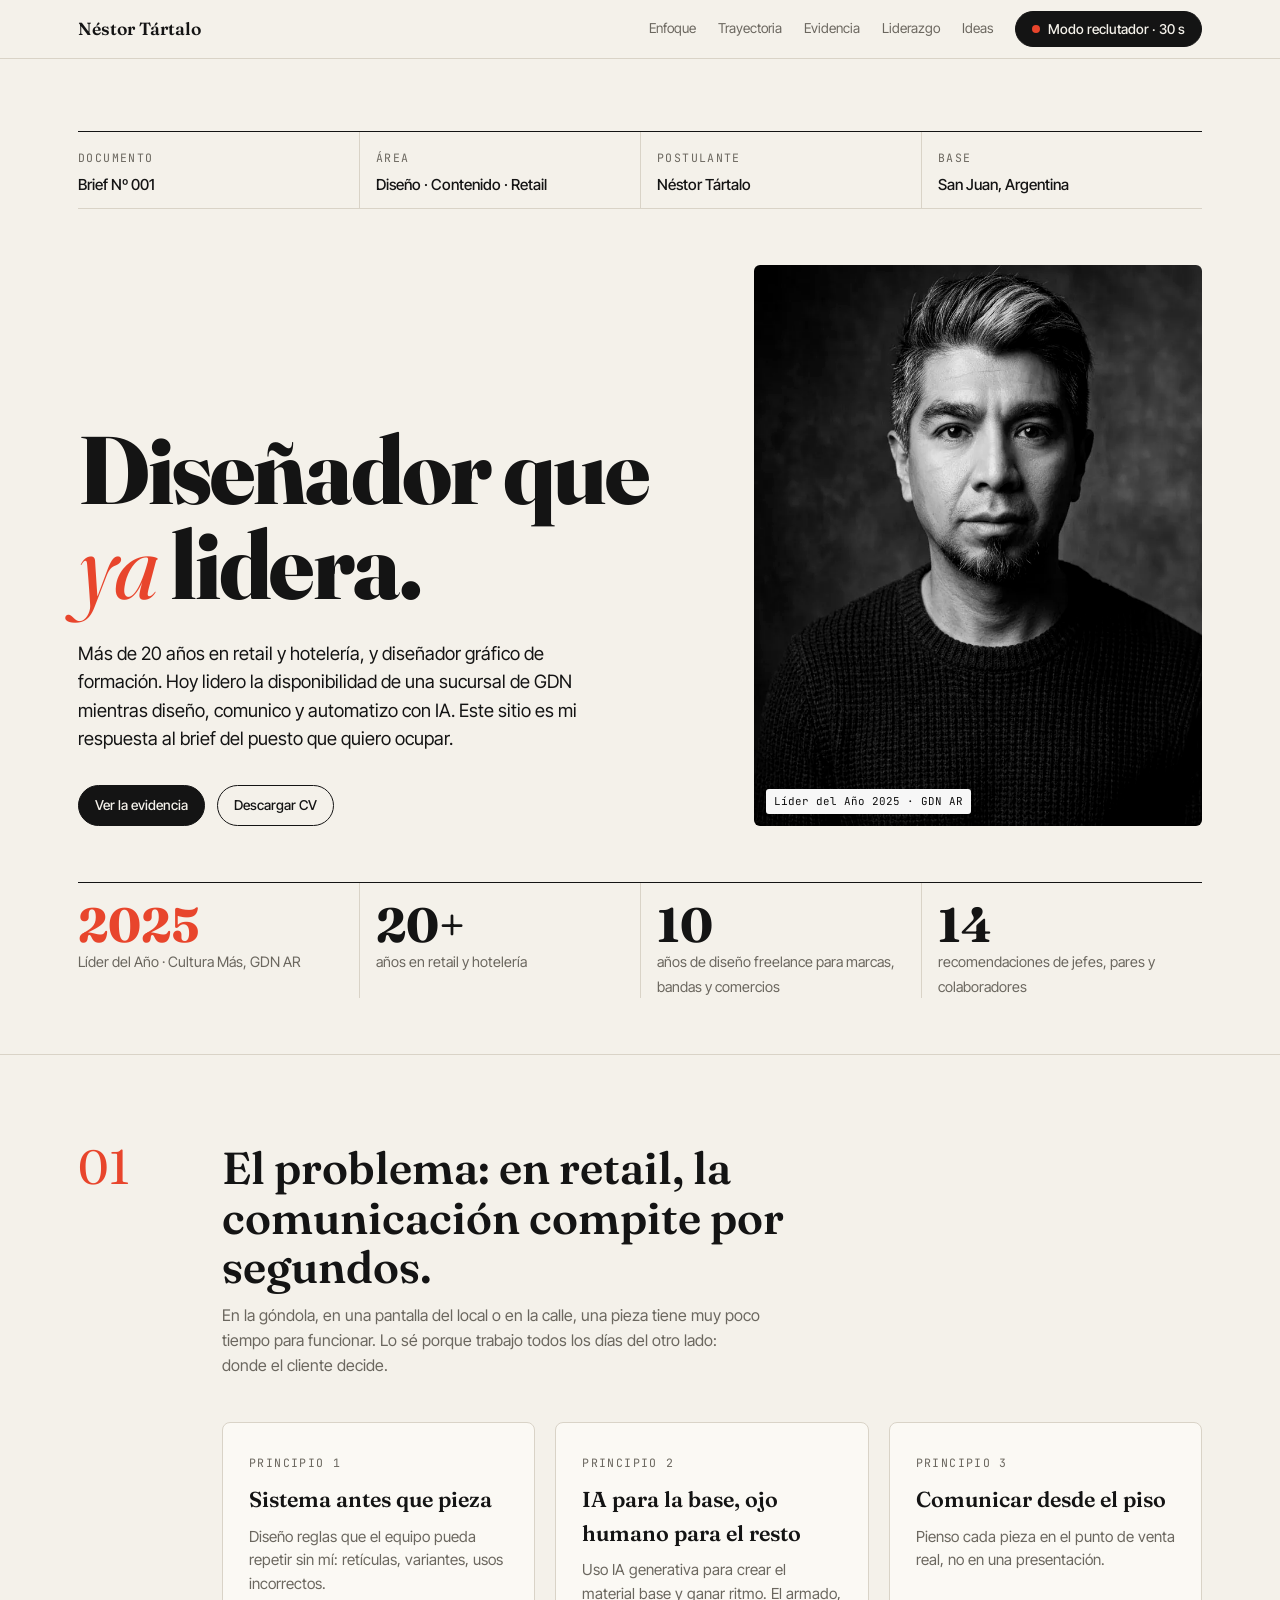
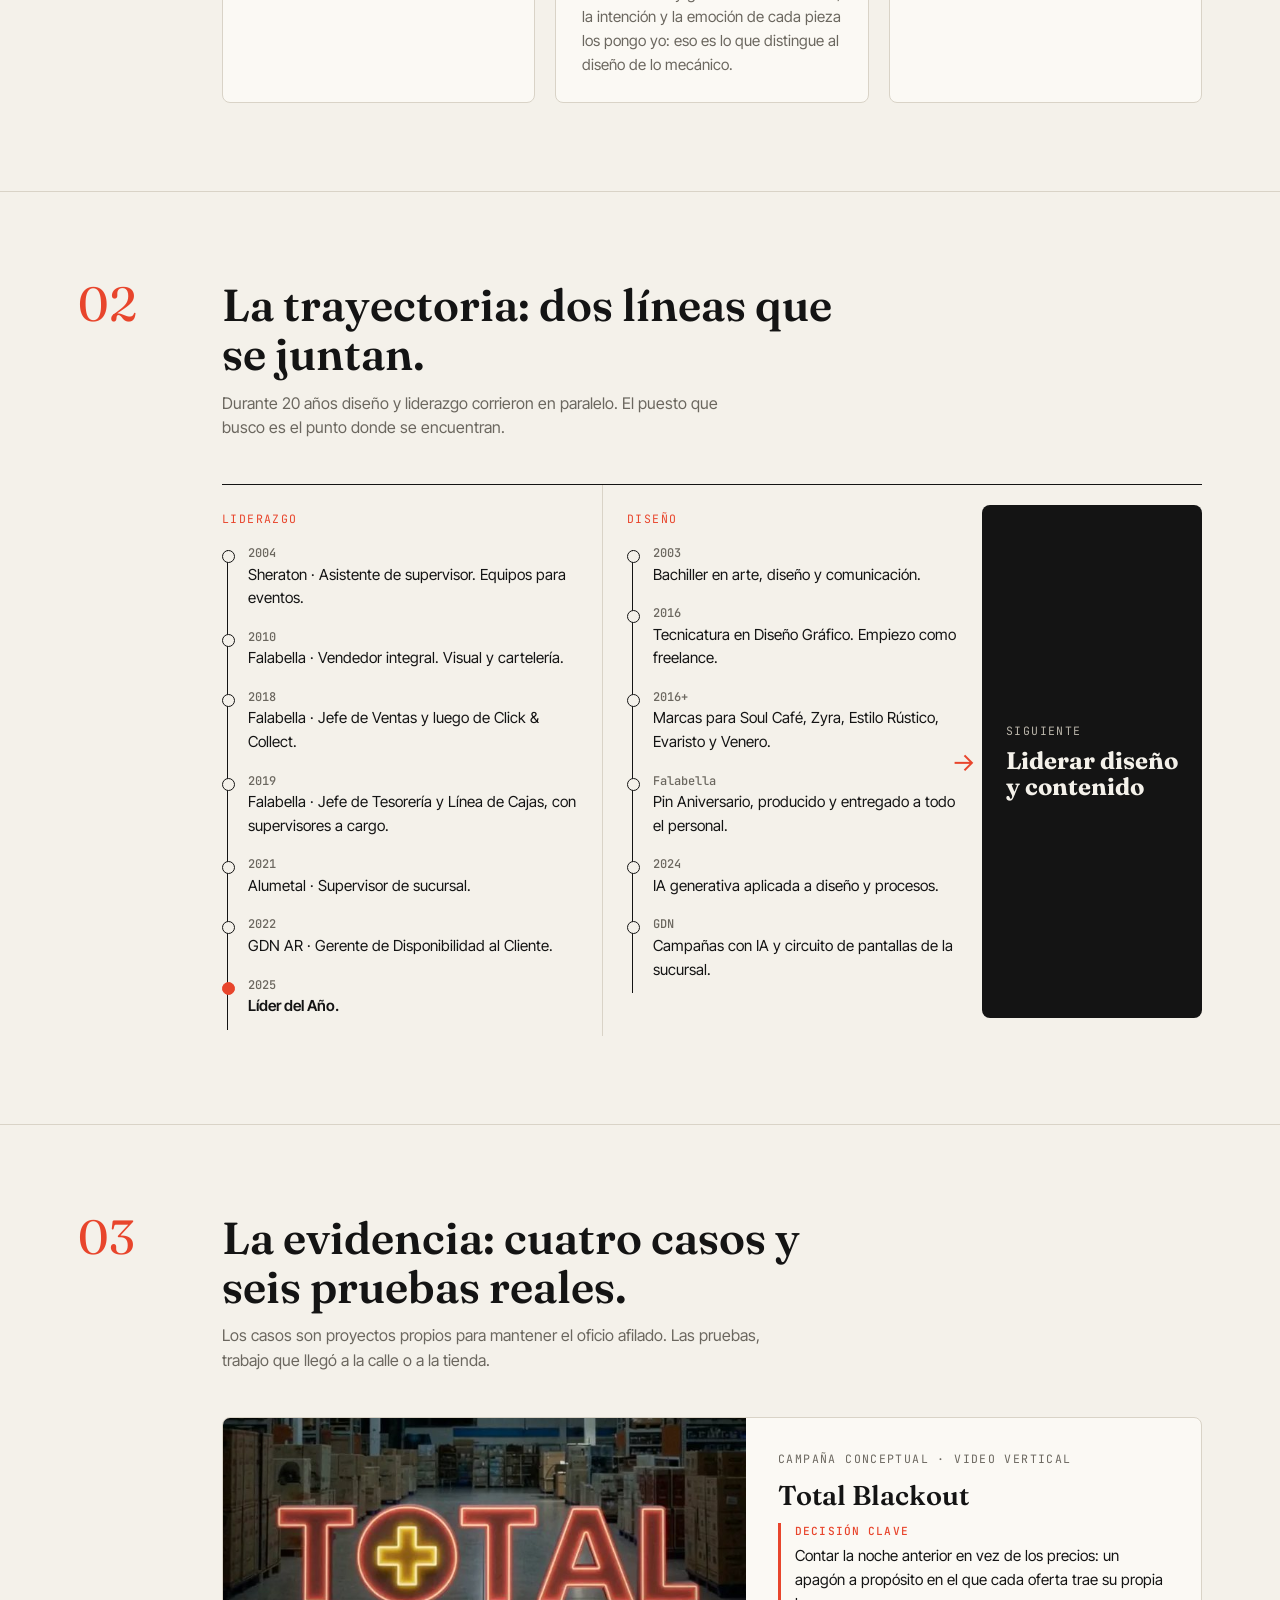
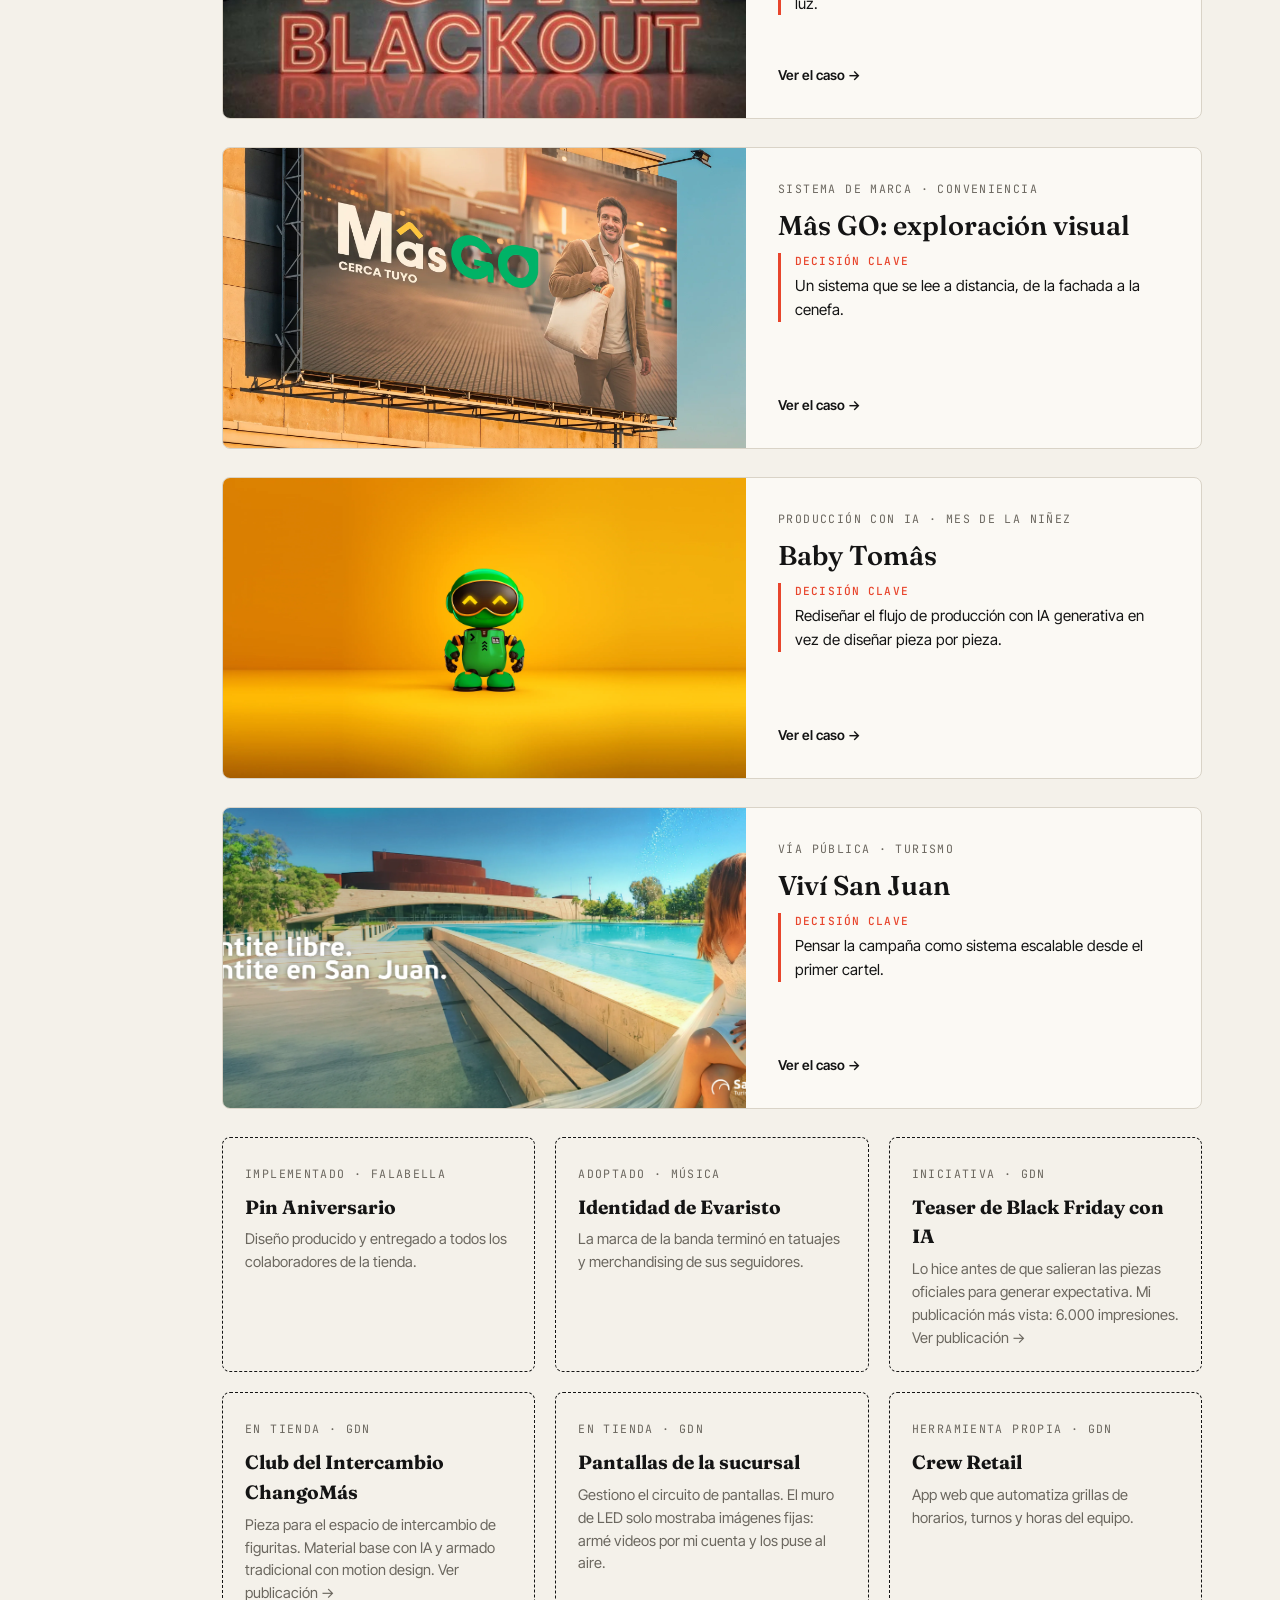
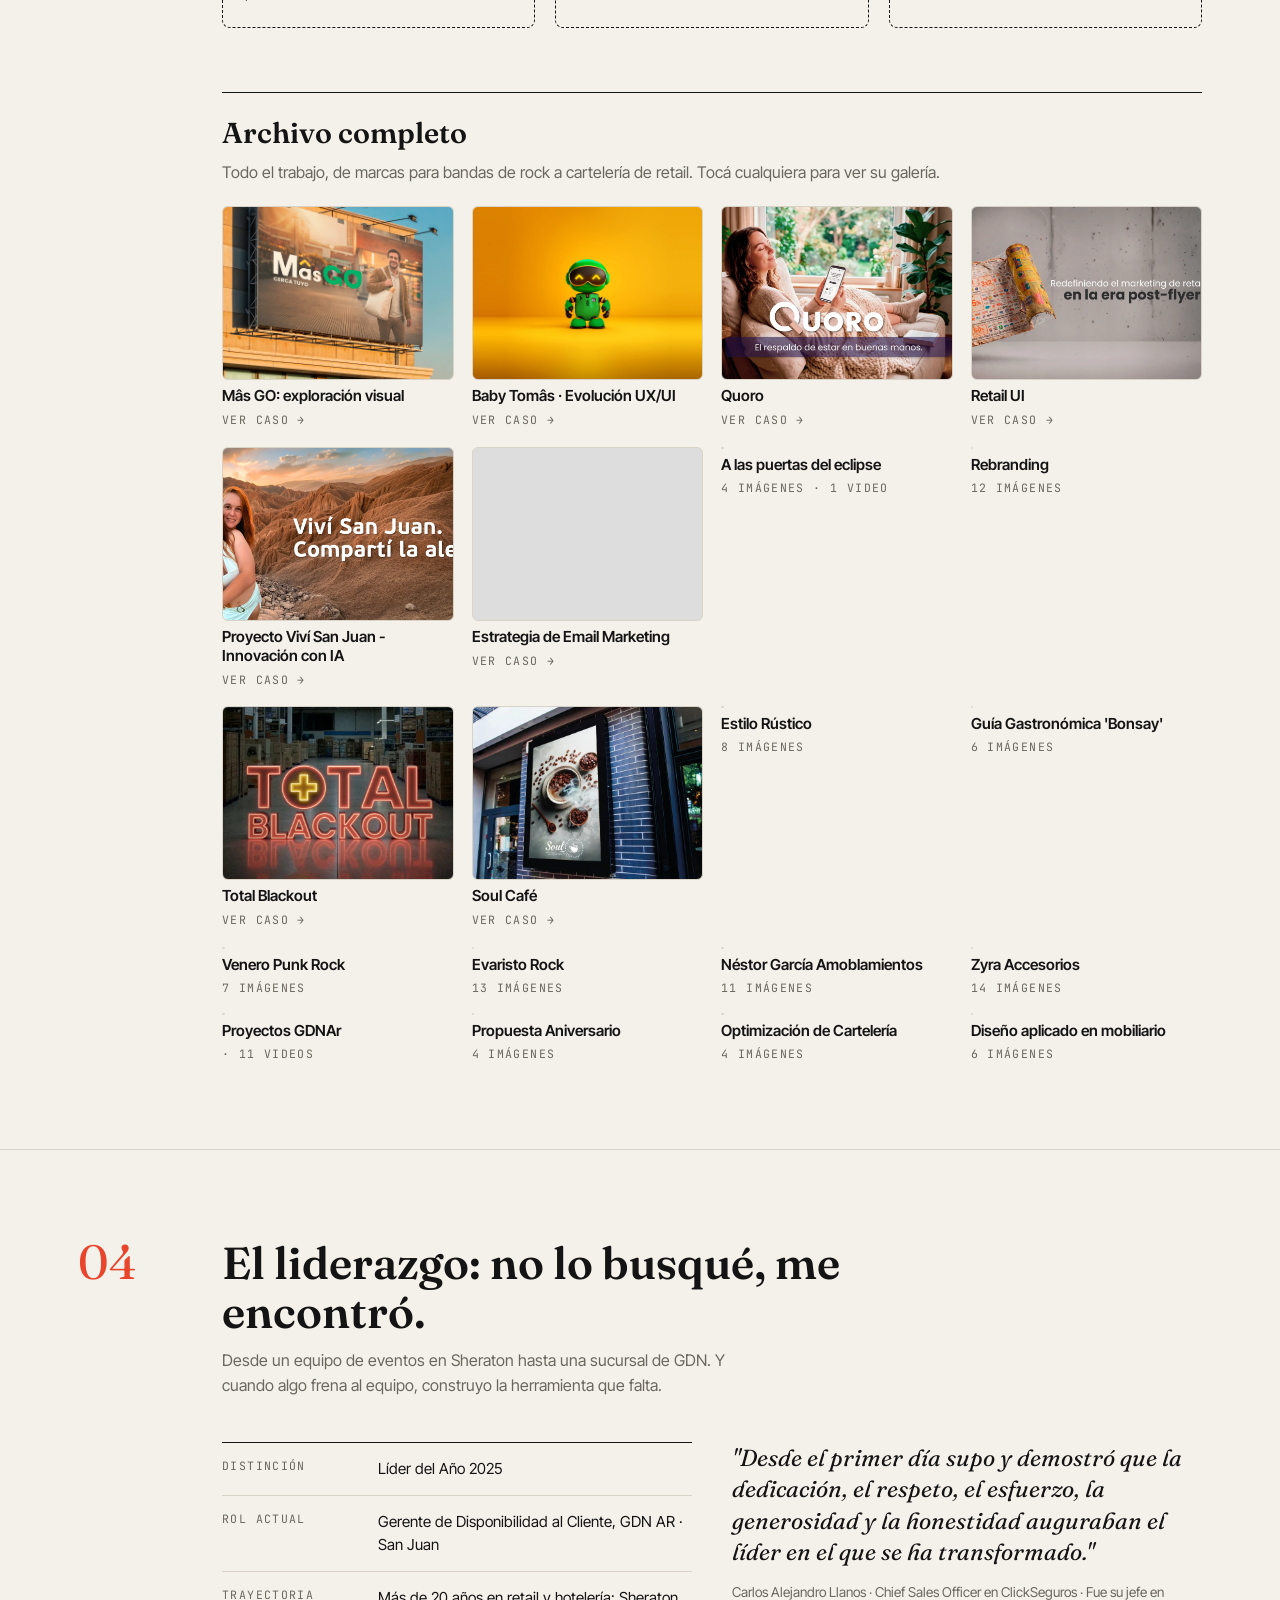
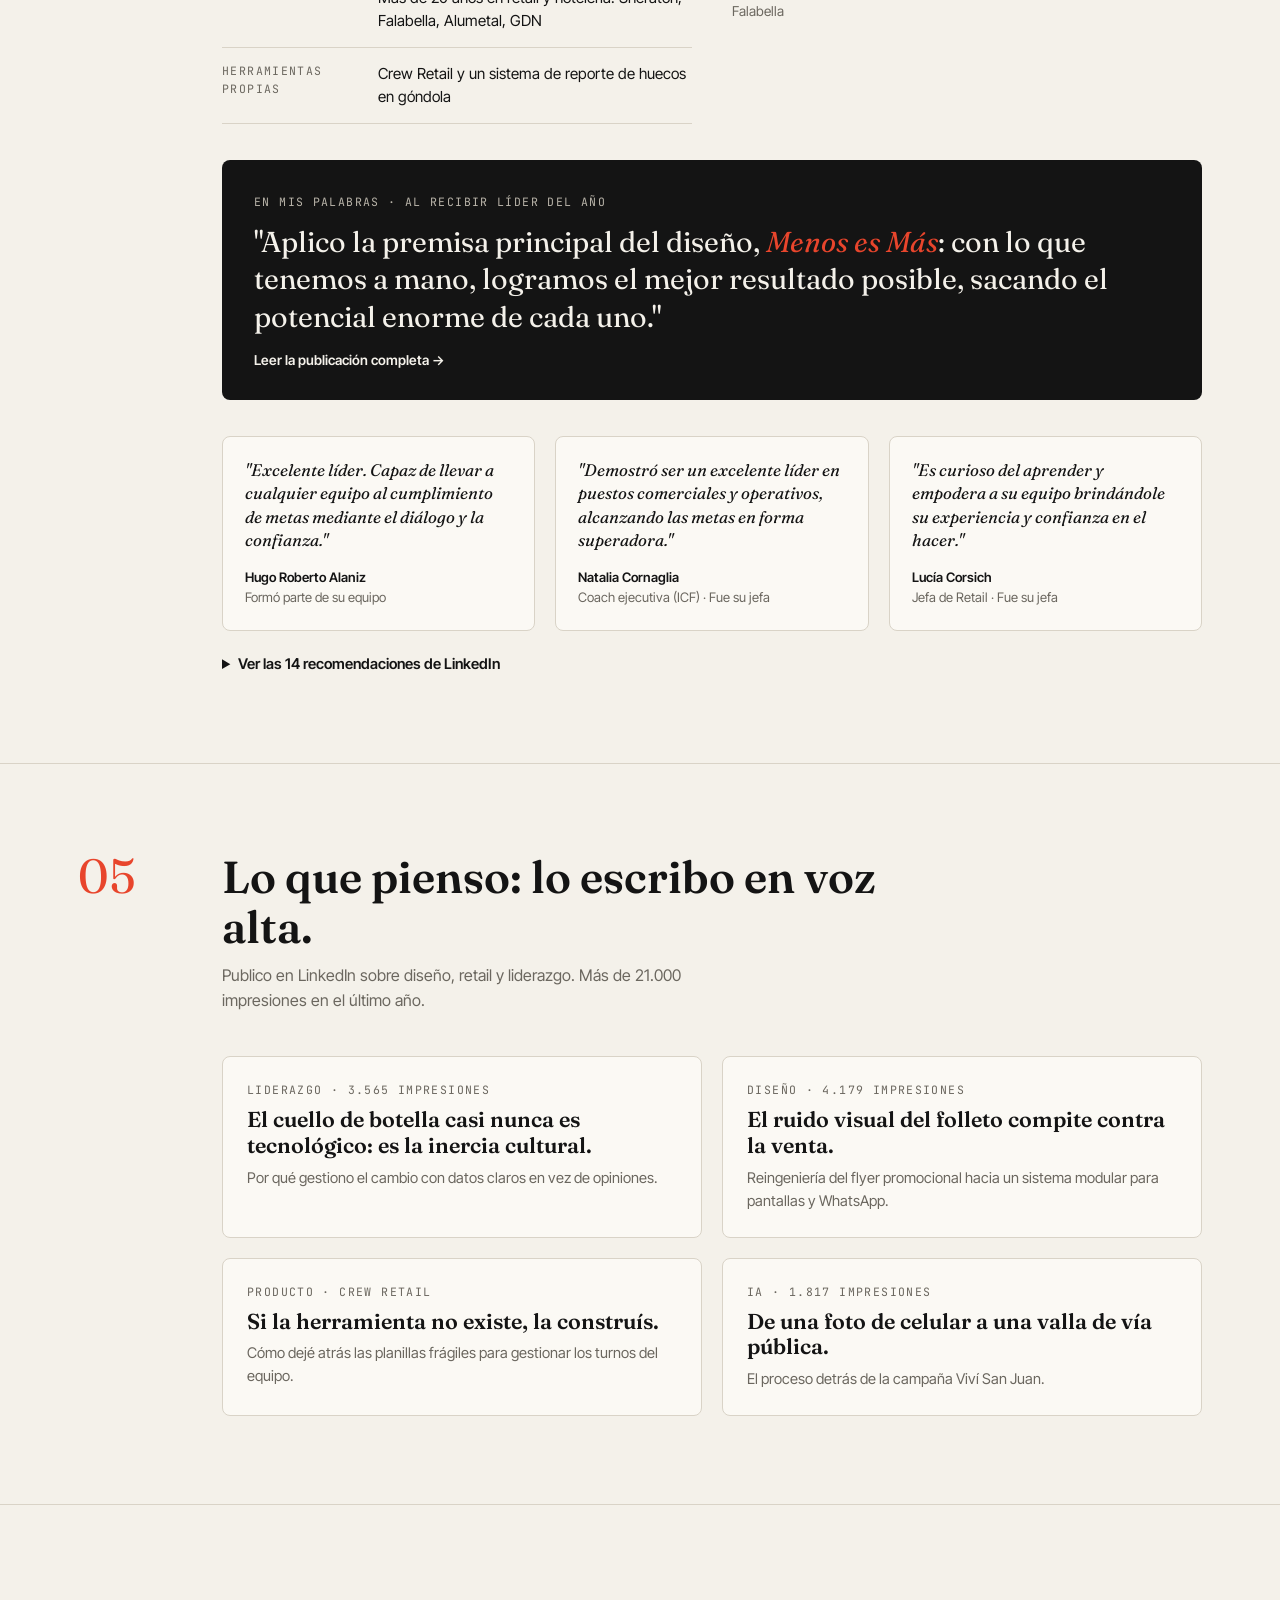
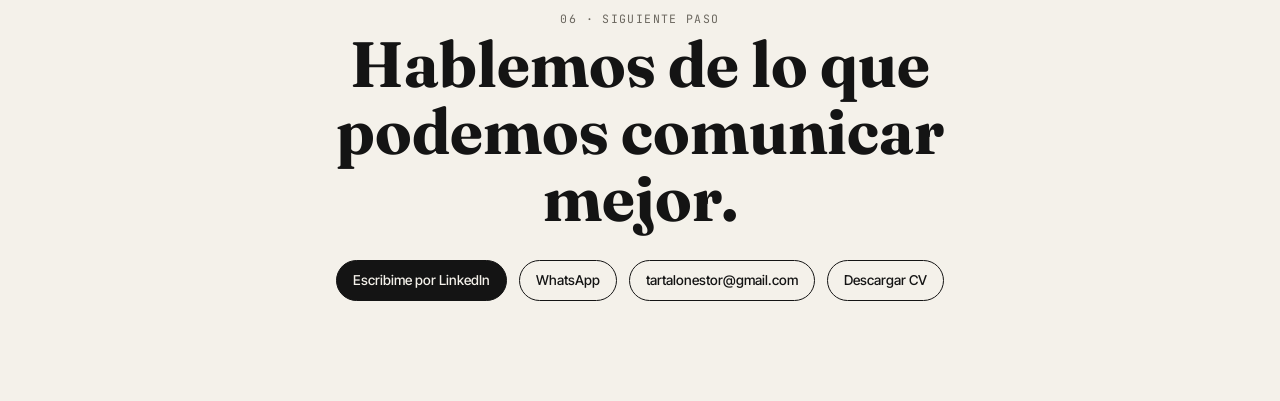
<file: index.html>
<!DOCTYPE html>
<html lang="es">
<head>
  <meta charset="UTF-8" />
  <meta name="viewport" content="width=device-width, initial-scale=1.0" />
  <meta name="description" content="Diseñador que ya lidera. Líder del Año 2025 en GDN AR, más de 20 años en retail y hotelería y diseñador gráfico de formación. Marca, comunicación y producción con IA." />
  <meta property="og:type" content="website" />
  <meta property="og:site_name" content="Néstor Tártalo" />
  <meta property="og:locale" content="es_AR" />
  <meta property="og:title" content="Néstor Tártalo — Diseñador que ya lidera" />
  <meta property="og:description" content="Líder del Año 2025 en GDN AR. Más de 20 años en retail y hotelería y diseñador gráfico de formación. Diseño · Contenido · Retail." />
  <meta property="og:url" content="https://nestortartalo.vercel.app/" />
  <meta property="og:image" content="https://nestortartalo.vercel.app/imagenes/og/index.jpg?v=4" />
  <meta property="og:image:width" content="1200" />
  <meta property="og:image:height" content="630" />
  <meta name="twitter:card" content="summary_large_image" />
  <title>Néstor Tártalo — Diseñador que ya lidera</title>
  <link rel="icon" type="image/png" href="favicon.png" />
  <link rel="preconnect" href="https://fonts.googleapis.com" />
  <link href="https://fonts.googleapis.com/css2?family=Fraunces:opsz,wght@9..144,400;9..144,600;9..144,800&family=Inter+Tight:wght@400;500;600&family=JetBrains+Mono:wght@400;500&display=swap" rel="stylesheet" />
  <style>
    :root {
      --paper: #f4f1ea;
      --ink: #141414;
      --muted: #6b675f;
      --line: #d9d3c7;
      --accent: #e8452c;
      --card: #fbf9f4;
      --display: 'Fraunces', serif;
      --body: 'Inter Tight', sans-serif;
      --mono: 'JetBrains Mono', monospace;
    }
    * { box-sizing: border-box; margin: 0; padding: 0; }
    html { scroll-behavior: smooth; }
    body { background: var(--paper); color: var(--ink); font-family: var(--body); line-height: 1.55; }
    a { color: inherit; }
    .wrap { max-width: 1180px; margin: 0 auto; padding: 0 28px; }
    .label { font-family: var(--mono); font-size: 0.72rem; letter-spacing: 0.12em; text-transform: uppercase; color: var(--muted); }

    /* Barra superior */
    .top { position: sticky; top: 0; z-index: 20; background: rgba(244, 241, 234, 0.9); backdrop-filter: blur(8px); border-bottom: 1px solid var(--line); }
    .top .wrap { display: flex; align-items: center; justify-content: space-between; height: 58px; gap: 16px; }
    .top strong { font-family: var(--display); font-size: 1.1rem; font-weight: 600; }
    .top nav { display: flex; gap: 22px; align-items: center; }
    .top nav a { text-decoration: none; font-size: 0.85rem; color: var(--muted); }
    .top nav a:hover { color: var(--ink); }
    .btn { display: inline-flex; align-items: center; gap: 8px; border: 1px solid var(--ink); border-radius: 999px; padding: 9px 16px; font-size: 0.85rem; font-weight: 500; text-decoration: none; background: transparent; cursor: pointer; font-family: var(--body); color: var(--ink); }
    .btn.solid { background: var(--ink); color: var(--paper); }
    .btn .dot { width: 8px; height: 8px; border-radius: 50%; background: var(--accent); }

    /* Portada tipo brief */
    .cover { padding: 72px 0 56px; border-bottom: 1px solid var(--line); }
    .meta { display: grid; grid-template-columns: repeat(4, 1fr); gap: 0; border-top: 1px solid var(--ink); border-bottom: 1px solid var(--line); margin-bottom: 56px; }
    .meta div { padding: 12px 0; }
    .meta div + div { padding-left: 16px; border-left: 1px solid var(--line); }
    .meta p { font-size: 0.95rem; font-weight: 500; margin-top: 4px; }
    .cover h1 { font-family: var(--display); font-weight: 800; font-size: clamp(2.8rem, 7.5vw, 6.6rem); line-height: 0.98; letter-spacing: -0.02em; max-width: 12ch; }
    .cover h1 em { font-style: italic; font-weight: 400; color: var(--accent); }
    .cover-grid { display: grid; grid-template-columns: 1.4fr 1fr; gap: 48px; align-items: end; }
    .cover .lead { font-size: 1.15rem; max-width: 46ch; margin-top: 28px; }
    .cover .actions { display: flex; gap: 12px; flex-wrap: wrap; margin-top: 32px; }
    .portrait { aspect-ratio: 4 / 5; border-radius: 6px; overflow: hidden; background: #222 url('imagenes/hero.webp') left center / cover no-repeat; filter: grayscale(1) contrast(1.05); position: relative; }
    .portrait span { position: absolute; left: 12px; bottom: 12px; background: var(--paper); padding: 4px 8px; font-family: var(--mono); font-size: 0.68rem; border-radius: 3px; }

    /* Secciones numeradas */
    section.block { padding: 88px 0; border-bottom: 1px solid var(--line); }
    .block-head { display: grid; grid-template-columns: 120px 1fr; gap: 24px; margin-bottom: 44px; }
    .block-head .num { font-family: var(--display); font-size: 3rem; line-height: 1; color: var(--accent); }
    .block-head h2 { font-family: var(--display); font-weight: 600; font-size: clamp(1.8rem, 3.6vw, 2.8rem); line-height: 1.1; max-width: 22ch; }
    .block-head p { color: var(--muted); max-width: 60ch; margin-top: 12px; }
    .indent { margin-left: 144px; }

    .principles { display: grid; grid-template-columns: repeat(3, 1fr); gap: 20px; }
    .principle { background: var(--card); border: 1px solid var(--line); border-radius: 8px; padding: 26px; }
    .principle h3 { font-family: var(--display); font-size: 1.35rem; font-weight: 600; margin: 10px 0 8px; }
    .principle p { color: var(--muted); font-size: 0.95rem; }

    .cases { display: grid; gap: 28px; }
    .case { display: grid; grid-template-columns: 1.15fr 1fr; gap: 0; background: var(--card); border: 1px solid var(--line); border-radius: 8px; overflow: hidden; text-decoration: none; transition: transform 0.25s ease, box-shadow 0.25s ease; }
    .case:hover { transform: translateY(-3px); box-shadow: 0 18px 40px rgba(20, 20, 20, 0.08); }
    .case .img { min-height: 300px; background-size: cover; background-position: center; }
    .case .txt { padding: 32px; display: flex; flex-direction: column; gap: 12px; }
    .case h3 { font-family: var(--display); font-size: 1.7rem; font-weight: 600; line-height: 1.15; }
    .decision { border-left: 3px solid var(--accent); padding-left: 14px; font-size: 0.95rem; }
    .decision b { display: block; font-family: var(--mono); font-size: 0.7rem; letter-spacing: 0.1em; text-transform: uppercase; color: var(--accent); margin-bottom: 4px; font-weight: 500; }
    .case .more { margin-top: auto; font-size: 0.85rem; font-weight: 600; }

    .initiatives { display: grid; grid-template-columns: repeat(3, 1fr); gap: 20px; margin-top: 28px; }
    .initiative { border: 1px dashed var(--ink); border-radius: 8px; padding: 22px; }
    .initiative h4 { font-family: var(--display); font-size: 1.2rem; margin: 8px 0 6px; }
    .initiative p { color: var(--muted); font-size: 0.92rem; }

    .lead-grid { display: grid; grid-template-columns: 1fr 1fr; gap: 40px; }
    .facts { list-style: none; border-top: 1px solid var(--ink); }
    .facts li { display: grid; grid-template-columns: 140px 1fr; gap: 16px; padding: 14px 0; border-bottom: 1px solid var(--line); font-size: 0.95rem; }
    blockquote { font-family: var(--display); font-size: 1.45rem; line-height: 1.35; font-style: italic; }
    blockquote footer { font-family: var(--body); font-style: normal; font-size: 0.85rem; color: var(--muted); margin-top: 16px; }

    .closing { padding: 100px 0; text-align: center; }
    .closing h2 { font-family: var(--display); font-size: clamp(2.2rem, 5vw, 4rem); line-height: 1.05; max-width: 18ch; margin: 0 auto 28px; }
    .closing .actions { display: flex; gap: 12px; justify-content: center; flex-wrap: wrap; }

    /* Franja de datos */
    .proof { display: grid; grid-template-columns: repeat(4, 1fr); margin-top: 56px; border-top: 1px solid var(--ink); }
    .proof div { padding: 18px 16px 0 0; }
    .proof div + div { padding-left: 16px; border-left: 1px solid var(--line); }
    .proof strong { display: block; font-family: var(--display); font-size: clamp(2rem, 4vw, 3rem); line-height: 1; }
    .proof div:first-child strong { color: var(--accent); }
    .proof span { font-size: 0.9rem; color: var(--muted); }

    /* Dos líneas que se juntan */
    .lanes { display: grid; grid-template-columns: 1fr 1fr 220px; gap: 0; border-top: 1px solid var(--ink); }
    .lane { padding: 20px 24px 0 0; }
    .lane + .lane { padding-left: 24px; border-left: 1px solid var(--line); }
    .lane-name { font-family: var(--mono); font-size: 0.72rem; letter-spacing: 0.12em; text-transform: uppercase; color: var(--accent); }
    .lane ol { list-style: none; margin-top: 14px; position: relative; }
    .lane ol::before { content: ''; position: absolute; left: 5px; top: 6px; bottom: 6px; width: 1px; background: var(--ink); }
    .lane li { position: relative; padding: 0 0 18px 26px; font-size: 0.95rem; }
    .lane li::before { content: ''; position: absolute; left: 0; top: 6px; width: 11px; height: 11px; border-radius: 50%; background: var(--paper); border: 1px solid var(--ink); }
    .lane li b { display: block; font-family: var(--mono); font-size: 0.75rem; font-weight: 500; color: var(--muted); }
    .lane li.star::before { background: var(--accent); border-color: var(--accent); }
    .lane li.star { font-weight: 600; }
    .merge { display: flex; flex-direction: column; justify-content: center; gap: 8px; padding: 24px; margin: 20px 0 18px; background: var(--ink); color: var(--paper); border-radius: 8px; position: relative; }
    .merge::before { content: '→'; position: absolute; left: -30px; top: 50%; transform: translateY(-50%); color: var(--accent); font-size: 1.6rem; }
    .merge strong { font-family: var(--display); font-size: 1.5rem; line-height: 1.1; }
    .merge .label { color: #b9b4a9; }

    a.initiative { display: block; text-decoration: none; color: inherit; transition: background 0.2s ease; }
    a.initiative:hover { background: var(--card); }

    /* En mis palabras */
    .own-voice { display: block; margin-top: 36px; padding: 28px 32px; background: var(--ink); color: var(--paper); border-radius: 8px; text-decoration: none; }
    .own-voice .label { color: #b9b4a9; }
    .own-voice p { font-family: var(--display); font-size: clamp(1.3rem, 2.4vw, 1.8rem); line-height: 1.3; margin: 10px 0 12px; }
    .own-voice em { color: var(--accent); font-style: italic; }
    .own-voice .more { font-size: 0.85rem; font-weight: 600; }

    /* Publicaciones */
    .posts { display: grid; grid-template-columns: repeat(2, 1fr); gap: 20px; }
    .post { display: flex; flex-direction: column; gap: 8px; padding: 24px; border: 1px solid var(--line); border-radius: 8px; background: var(--card); text-decoration: none; color: inherit; transition: transform 0.25s ease, box-shadow 0.25s ease; }
    .post:hover { transform: translateY(-3px); box-shadow: 0 18px 40px rgba(20, 20, 20, 0.08); }
    .post h3 { font-family: var(--display); font-size: 1.35rem; font-weight: 600; line-height: 1.2; }
    .post p { color: var(--muted); font-size: 0.92rem; }

    /* Recomendaciones */
    .recs { display: grid; grid-template-columns: repeat(3, 1fr); gap: 20px; margin-top: 36px; }
    .rec { background: var(--card); border: 1px solid var(--line); border-radius: 8px; padding: 22px; display: flex; flex-direction: column; justify-content: space-between; gap: 14px; }
    .rec p { font-family: var(--display); font-style: italic; font-size: 1.05rem; line-height: 1.4; }
    .rec figcaption { font-size: 0.82rem; color: var(--muted); }
    .rec figcaption b { display: block; color: var(--ink); font-weight: 600; }
    .all-recs { margin-top: 22px; }
    .all-recs summary { cursor: pointer; font-weight: 600; font-size: 0.92rem; }
    .all-recs ul { list-style: none; margin-top: 14px; border-top: 1px solid var(--line); }
    .all-recs li { padding: 10px 0; border-bottom: 1px solid var(--line); font-size: 0.9rem; color: var(--muted); }
    .all-recs li b { color: var(--ink); }

    /* Archivo */
    .archive-head { margin-top: 64px; border-top: 1px solid var(--ink); padding-top: 18px; }
    .archive-head h3 { font-family: var(--display); font-size: 1.8rem; font-weight: 600; }
    .archive-head p { color: var(--muted); margin-top: 4px; }
    .archive { display: grid; grid-template-columns: repeat(auto-fill, minmax(200px, 1fr)); gap: 18px; margin-top: 22px; }
    .arch { display: flex; flex-direction: column; gap: 6px; text-align: left; background: none; border: none; padding: 0; cursor: pointer; text-decoration: none; font-family: var(--body); color: var(--ink); }
    .arch-img { aspect-ratio: 4 / 3; border-radius: 6px; background: #ddd center / cover no-repeat; transition: transform 0.25s ease; border: 1px solid var(--line); }
    .arch:hover .arch-img { transform: translateY(-3px); }
    .arch-title { font-weight: 600; font-size: 0.95rem; line-height: 1.25; }

    /* Galería */
    .lightbox { position: fixed; inset: 0; z-index: 60; background: rgba(20, 20, 20, 0.7); display: none; align-items: center; justify-content: center; padding: 20px; }
    .lightbox.open { display: flex; }
    .lb-panel { background: var(--paper); border-radius: 10px; width: min(1000px, 100%); max-height: 92vh; overflow-y: auto; padding: 26px; }
    .lb-panel h3 { font-family: var(--display); font-size: 1.6rem; margin: 4px 0 14px; }
    .lb-stage { display: flex; align-items: center; gap: 10px; }
    .lb-stage img { flex: 1; min-width: 0; max-height: 62vh; object-fit: contain; background: #e9e5dc; border-radius: 6px; }
    #lb-video { flex: 1; min-width: 0; aspect-ratio: 16 / 9; max-height: 62vh; background: #000; border-radius: 6px; overflow: hidden; }
    #lb-video iframe { width: 100%; height: 100%; border: 0; display: block; }
    .lb-thumbs { display: flex; gap: 8px; overflow-x: auto; padding-bottom: 4px; }
    .lb-thumbs button { flex: none; width: 96px; aspect-ratio: 16 / 9; border: 2px solid transparent; border-radius: 4px; padding: 0; background: #e9e5dc center / cover; cursor: pointer; opacity: 0.6; }
    .lb-thumbs button.on { border-color: var(--ink); opacity: 1; }
    .lb-nav { border: 1px solid var(--ink); background: var(--paper); border-radius: 50%; width: 40px; height: 40px; font-size: 1.1rem; cursor: pointer; flex: none; }
    .lb-panel p { color: var(--muted); margin: 14px 0; font-size: 0.95rem; }
    .lb-panel .close { float: right; border: none; background: none; font-size: 1.6rem; cursor: pointer; line-height: 1; }

    /* Modo reclutador */
    .recruiter { position: fixed; inset: 0; z-index: 50; background: rgba(20, 20, 20, 0.45); display: none; align-items: flex-start; justify-content: flex-end; }
    .recruiter.open { display: flex; }
    .panel { width: min(480px, 100%); height: 100%; overflow-y: auto; background: var(--paper); padding: 32px; border-left: 1px solid var(--ink); }
    .panel h2 { font-family: var(--display); font-size: 2rem; line-height: 1.1; margin: 10px 0 18px; }
    .panel dl { display: grid; gap: 14px; margin: 18px 0 26px; }
    .panel dt { font-family: var(--mono); font-size: 0.7rem; letter-spacing: 0.1em; text-transform: uppercase; color: var(--accent); }
    .panel dd { font-size: 0.98rem; }
    .panel .close { float: right; border: none; background: none; font-size: 1.6rem; cursor: pointer; line-height: 1; }
    .timer { font-family: var(--mono); font-size: 0.8rem; color: var(--muted); }

    @media (max-width: 860px) {
      .top nav a { display: none; }
      .top .btn { white-space: nowrap; padding: 8px 12px; font-size: 0.78rem; }
      .meta { grid-template-columns: 1fr 1fr; }
      .meta div:nth-child(3) { padding-left: 0; border-left: none; }
      .cover-grid, .lead-grid, .case, .initiatives { grid-template-columns: 1fr; }
      .portrait { max-width: 320px; }
      .principles { grid-template-columns: 1fr; }
      .block-head { grid-template-columns: 1fr; gap: 8px; }
      .indent { margin-left: 0; }
      .case .img { min-height: 220px; }
      .facts li { grid-template-columns: 1fr; gap: 2px; }
      .proof { grid-template-columns: 1fr 1fr; }
      .proof div:nth-child(3) { padding-left: 0; border-left: none; }
      .proof div { padding-bottom: 14px; }
      .lanes { grid-template-columns: 1fr; }
      .lane + .lane { padding-left: 0; border-left: none; border-top: 1px solid var(--line); }
      .merge::before { content: '↓'; left: 50%; top: -30px; transform: translateX(-50%); }
      .merge { margin-top: 36px; }
      .recs, .posts { grid-template-columns: 1fr; }
      .archive { grid-template-columns: 1fr 1fr; gap: 14px; }
      .lb-nav { width: 34px; height: 34px; }
      section.block { padding: 64px 0; }
    }
  </style>
  <style id="mobile-fix">
    /* Ajustes solo para celular: el escritorio no cambia */
    @media (max-width: 767px) {
      .btn { min-height: 44px; justify-content: center; font-size: 0.94rem; }
      .top .btn { padding-block: 0; font-size: 0.8rem; }
      .initiative p, .post p, .all-recs li, .decision, blockquote footer { font-size: 15px; }
      .all-recs summary { padding-block: 12px; font-size: 15px; }
      .own-voice .more { display: inline-flex; align-items: center; min-height: 44px; }
    }
  </style>
</head>
<body>
  <header class="top">
    <div class="wrap">
      <strong>Néstor Tártalo</strong>
      <nav>
        <a href="#enfoque">Enfoque</a>
        <a href="#trayectoria">Trayectoria</a>
        <a href="#evidencia">Evidencia</a>
        <a href="#liderazgo">Liderazgo</a>
        <a href="#ideas">Ideas</a>
        <button class="btn solid" id="open-recruiter"><span class="dot"></span>Modo reclutador · 30 s</button>
      </nav>
    </div>
  </header>

  <main>
    <section class="cover">
      <div class="wrap">
        <div class="meta">
          <div><span class="label">Documento</span><p>Brief Nº 001</p></div>
          <div><span class="label">Área</span><p>Diseño · Contenido · Retail</p></div>
          <div><span class="label">Postulante</span><p>Néstor Tártalo</p></div>
          <div><span class="label">Base</span><p>San Juan, Argentina</p></div>
        </div>
        <div class="cover-grid">
          <div>
            <h1>Diseñador que <em>ya</em> lidera.</h1>
            <p class="lead">Más de 20 años en retail y hotelería, y diseñador gráfico de formación. Hoy lidero la disponibilidad de una sucursal de GDN mientras diseño, comunico y automatizo con IA. Este sitio es mi respuesta al brief del puesto que quiero ocupar.</p>
            <div class="actions">
              <a class="btn solid" href="#evidencia">Ver la evidencia</a>
              <a class="btn" href="cv/Nestor-Tartalo-CV.pdf" target="_blank">Descargar CV</a>
            </div>
          </div>
          <div class="portrait" role="img" aria-label="Retrato de Néstor Tártalo"><span>Líder del Año 2025 · GDN AR</span></div>
        </div>
        <div class="proof">
          <div><strong>2025</strong><span>Líder del Año · Cultura Más, GDN AR</span></div>
          <div><strong>20+</strong><span>años en retail y hotelería</span></div>
          <div><strong>10</strong><span>años de diseño freelance para marcas, bandas y comercios</span></div>
          <div><strong>14</strong><span>recomendaciones de jefes, pares y colaboradores</span></div>
        </div>
      </div>
    </section>

    <section class="block" id="enfoque">
      <div class="wrap">
        <div class="block-head">
          <span class="num">01</span>
          <div>
            <h2>El problema: en retail, la comunicación compite por segundos.</h2>
            <p>En la góndola, en una pantalla del local o en la calle, una pieza tiene muy poco tiempo para funcionar. Lo sé porque trabajo todos los días del otro lado: donde el cliente decide.</p>
          </div>
        </div>
        <div class="principles indent">
          <article class="principle"><span class="label">Principio 1</span><h3>Sistema antes que pieza</h3><p>Diseño reglas que el equipo pueda repetir sin mí: retículas, variantes, usos incorrectos.</p></article>
          <article class="principle"><span class="label">Principio 2</span><h3>IA para la base, ojo humano para el resto</h3><p>Uso IA generativa para crear el material base y ganar ritmo. El armado, la intención y la emoción de cada pieza los pongo yo: eso es lo que distingue al diseño de lo mecánico.</p></article>
          <article class="principle"><span class="label">Principio 3</span><h3>Comunicar desde el piso</h3><p>Pienso cada pieza en el punto de venta real, no en una presentación.</p></article>
        </div>
      </div>
    </section>

    <section class="block" id="trayectoria">
      <div class="wrap">
        <div class="block-head">
          <span class="num">02</span>
          <div>
            <h2>La trayectoria: dos líneas que se juntan.</h2>
            <p>Durante 20 años diseño y liderazgo corrieron en paralelo. El puesto que busco es el punto donde se encuentran.</p>
          </div>
        </div>
        <div class="lanes indent">
          <div class="lane">
            <span class="lane-name">Liderazgo</span>
            <ol>
              <li><b>2004</b>Sheraton · Asistente de supervisor. Equipos para eventos.</li>
              <li><b>2010</b>Falabella · Vendedor integral. Visual y cartelería.</li>
              <li><b>2018</b>Falabella · Jefe de Ventas y luego de Click &amp; Collect.</li>
              <li><b>2019</b>Falabella · Jefe de Tesorería y Línea de Cajas, con supervisores a cargo.</li>
              <li><b>2021</b>Alumetal · Supervisor de sucursal.</li>
              <li><b>2022</b>GDN AR · Gerente de Disponibilidad al Cliente.</li>
              <li class="star"><b>2025</b>Líder del Año.</li>
            </ol>
          </div>
          <div class="lane">
            <span class="lane-name">Diseño</span>
            <ol>
              <li><b>2003</b>Bachiller en arte, diseño y comunicación.</li>
              <li><b>2016</b>Tecnicatura en Diseño Gráfico. Empiezo como freelance.</li>
              <li><b>2016+</b>Marcas para Soul Café, Zyra, Estilo Rústico, Evaristo y Venero.</li>
              <li><b>Falabella</b>Pin Aniversario, producido y entregado a todo el personal.</li>
              <li><b>2024</b>IA generativa aplicada a diseño y procesos.</li>
              <li><b>GDN</b>Campañas con IA y circuito de pantallas de la sucursal.</li>
            </ol>
          </div>
          <div class="merge">
            <span class="label">Siguiente</span>
            <strong>Liderar diseño y contenido</strong>
          </div>
        </div>
      </div>
    </section>

    <section class="block" id="evidencia">
      <div class="wrap">
        <div class="block-head">
          <span class="num">03</span>
          <div>
            <h2>La evidencia: cuatro casos y seis pruebas reales.</h2>
            <p>Los casos son proyectos propios para mantener el oficio afilado. Las pruebas, trabajo que llegó a la calle o a la tienda.</p>
          </div>
        </div>
        <div class="cases indent">
          <a class="case" href="total-blackout-case.html">
            <div class="img" style="background-image:url('imagenes/total-blackout/card.jpg')"></div>
            <div class="txt">
              <span class="label">Campaña conceptual · Video vertical</span>
              <h3>Total Blackout</h3>
              <p class="decision"><b>Decisión clave</b>Contar la noche anterior en vez de los precios: un apagón a propósito en el que cada oferta trae su propia luz.</p>
              <span class="more">Ver el caso →</span>
            </div>
          </a>
          <a class="case" href="mas-go-case.html">
            <div class="img" style="background-image:url('imagenes/MasGO/banner via publica_C.webp')"></div>
            <div class="txt">
              <span class="label">Sistema de marca · Conveniencia</span>
              <h3>Mâs GO: exploración visual</h3>
              <p class="decision"><b>Decisión clave</b>Un sistema que se lee a distancia, de la fachada a la cenefa.</p>
              <span class="more">Ver el caso →</span>
            </div>
          </a>
          <a class="case" href="baby-tomas-case.html">
            <div class="img" style="background-image:url('imagenes/Tomas/al_costado.webp')"></div>
            <div class="txt">
              <span class="label">Producción con IA · Mes de la Niñez</span>
              <h3>Baby Tomâs</h3>
              <p class="decision"><b>Decisión clave</b>Rediseñar el flujo de producción con IA generativa en vez de diseñar pieza por pieza.</p>
              <span class="more">Ver el caso →</span>
            </div>
          </a>
          <a class="case" href="vivi-san-juan-case.html">
            <div class="img" style="background-image:url('imagenes/Publicidad Via Publica/campaña_v5.webp')"></div>
            <div class="txt">
              <span class="label">Vía pública · Turismo</span>
              <h3>Viví San Juan</h3>
              <p class="decision"><b>Decisión clave</b>Pensar la campaña como sistema escalable desde el primer cartel.</p>
              <span class="more">Ver el caso →</span>
            </div>
          </a>
        </div>
        <div class="initiatives indent">
          <article class="initiative"><span class="label">Implementado · Falabella</span><h4>Pin Aniversario</h4><p>Diseño producido y entregado a todos los colaboradores de la tienda.</p></article>
          <article class="initiative"><span class="label">Adoptado · Música</span><h4>Identidad de Evaristo</h4><p>La marca de la banda terminó en tatuajes y merchandising de sus seguidores.</p></article>
          <a class="initiative" href="https://www.linkedin.com/feed/update/urn:li:activity:7389897992994050048/" target="_blank"><span class="label">Iniciativa · GDN</span><h4>Teaser de Black Friday con IA</h4><p>Lo hice antes de que salieran las piezas oficiales para generar expectativa. Mi publicación más vista: 6.000 impresiones. Ver publicación →</p></a>
          <a class="initiative" href="https://www.linkedin.com/feed/update/urn:li:activity:7460919325038682112/" target="_blank"><span class="label">En tienda · GDN</span><h4>Club del Intercambio ChangoMás</h4><p>Pieza para el espacio de intercambio de figuritas. Material base con IA y armado tradicional con motion design. Ver publicación →</p></a>
          <article class="initiative"><span class="label">En tienda · GDN</span><h4>Pantallas de la sucursal</h4><p>Gestiono el circuito de pantallas. El muro de LED solo mostraba imágenes fijas: armé videos por mi cuenta y los puse al aire.</p></article>
          <article class="initiative"><span class="label">Herramienta propia · GDN</span><h4>Crew Retail</h4><p>App web que automatiza grillas de horarios, turnos y horas del equipo.</p></article>
        </div>
        <div class="archive-head indent" id="archivo">
          <h3>Archivo completo</h3>
          <p>Todo el trabajo, de marcas para bandas de rock a cartelería de retail. Tocá cualquiera para ver su galería.</p>
        </div>
        <div class="archive indent" id="archive"><p class="label">Cargando proyectos…</p></div>
      </div>
    </section>

    <section class="block" id="liderazgo">
      <div class="wrap">
        <div class="block-head">
          <span class="num">04</span>
          <div>
            <h2>El liderazgo: no lo busqué, me encontró.</h2>
            <p>Desde un equipo de eventos en Sheraton hasta una sucursal de GDN. Y cuando algo frena al equipo, construyo la herramienta que falta.</p>
          </div>
        </div>
        <div class="lead-grid indent">
          <ul class="facts">
            <li><span class="label">Distinción</span><span>Líder del Año 2025</span></li>
            <li><span class="label">Rol actual</span><span>Gerente de Disponibilidad al Cliente, GDN AR · San Juan</span></li>
            <li><span class="label">Trayectoria</span><span>Más de 20 años en retail y hotelería: Sheraton, Falabella, Alumetal, GDN</span></li>
            <li><span class="label">Herramientas propias</span><span>Crew Retail y un sistema de reporte de huecos en góndola</span></li>
          </ul>
          <blockquote>
            "Desde el primer día supo y demostró que la dedicación, el respeto, el esfuerzo, la generosidad y la honestidad auguraban el líder en el que se ha transformado."
            <footer>Carlos Alejandro Llanos · Chief Sales Officer en ClickSeguros · Fue su jefe en Falabella</footer>
          </blockquote>
        </div>
        <a class="own-voice indent" href="https://www.linkedin.com/feed/update/urn:li:activity:7405141612164517888/" target="_blank">
          <span class="label">En mis palabras · al recibir Líder del Año</span>
          <p>"Aplico la premisa principal del diseño, <em>Menos es Más</em>: con lo que tenemos a mano, logramos el mejor resultado posible, sacando el potencial enorme de cada uno."</p>
          <span class="more">Leer la publicación completa →</span>
        </a>
        <div class="recs indent">
          <figure class="rec"><p>"Excelente líder. Capaz de llevar a cualquier equipo al cumplimiento de metas mediante el diálogo y la confianza."</p><figcaption><b>Hugo Roberto Alaniz</b>Formó parte de su equipo</figcaption></figure>
          <figure class="rec"><p>"Demostró ser un excelente líder en puestos comerciales y operativos, alcanzando las metas en forma superadora."</p><figcaption><b>Natalia Cornaglia</b>Coach ejecutiva (ICF) · Fue su jefa</figcaption></figure>
          <figure class="rec"><p>"Es curioso del aprender y empodera a su equipo brindándole su experiencia y confianza en el hacer."</p><figcaption><b>Lucía Corsich</b>Jefa de Retail · Fue su jefa</figcaption></figure>
        </div>
        <details class="all-recs indent">
          <summary>Ver las 14 recomendaciones de LinkedIn</summary>
          <ul>
            <li><b>Carlos Alejandro Llanos</b> · Fue su jefe · "Sensibilidad característica para comunicarse… al servicio de las personas de sus equipos."</li>
            <li><b>Ezequiel Hernán Domenichino</b> · Fue su jefe · "Tiene iniciativa y ganas de progresar y aprender."</li>
            <li><b>Lucía Corsich</b> · Fue su jefa · "Desempeño de alto rendimiento, es autónomo y disfruta de los desafíos."</li>
            <li><b>Hebe Natalia Carrizo</b> · Par · "Empático con los colaboradores, de amplia escucha, claro al tomar decisiones."</li>
            <li><b>Fabián Da Silva</b> · Par · "Alto grado de compromiso en la tarea que emprenda."</li>
            <li><b>Leandro García Harica</b> · Par · "Excelente criterio a la hora de tomar decisiones."</li>
            <li><b>Nicolás Javier Samaniego</b> · Mismo equipo · "Carácter innovador… garantía de excelentes resultados."</li>
            <li><b>Karina Sosa</b> · Fue su jefa · "Gran colaborador, compañero y líder… capacitación y apoyo constante."</li>
            <li><b>Alejandra Tomasini</b> · Fue su jefa · "Excelente compañero y profesional."</li>
            <li><b>Hugo Roberto Alaniz</b> · Formó parte de su equipo · "Una persona con una marcada calidad humana."</li>
            <li><b>Erica López</b> · Fue su jefa · "Mucha capacidad de análisis y resolución… un gran liderazgo."</li>
            <li><b>Javier Salanitri</b> · Par · "Mucha llegada a sus compañeros, siendo ejemplo en todo momento."</li>
            <li><b>Natalia Cornaglia</b> · Fue su jefa · "Su potencial es en liderazgo, trabajo en equipo y compromiso."</li>
            <li><b>Paola Orciani</b> · Store Manager · "Un referente entre sus pares."</li>
          </ul>
        </details>
      </div>
    </section>

    <section class="block" id="ideas">
      <div class="wrap">
        <div class="block-head">
          <span class="num">05</span>
          <div>
            <h2>Lo que pienso: lo escribo en voz alta.</h2>
            <p>Publico en LinkedIn sobre diseño, retail y liderazgo. Más de 21.000 impresiones en el último año.</p>
          </div>
        </div>
        <div class="posts indent">
          <a class="post" href="https://www.linkedin.com/feed/update/urn:li:activity:7468753701810298880/" target="_blank"><span class="label">Liderazgo · 3.565 impresiones</span><h3>El cuello de botella casi nunca es tecnológico: es la inercia cultural.</h3><p>Por qué gestiono el cambio con datos claros en vez de opiniones.</p></a>
          <a class="post" href="https://www.linkedin.com/feed/update/urn:li:activity:7466684894484721665/" target="_blank"><span class="label">Diseño · 4.179 impresiones</span><h3>El ruido visual del folleto compite contra la venta.</h3><p>Reingeniería del flyer promocional hacia un sistema modular para pantallas y WhatsApp.</p></a>
          <a class="post" href="https://www.linkedin.com/feed/update/urn:li:activity:7487355887486111744/" target="_blank"><span class="label">Producto · Crew Retail</span><h3>Si la herramienta no existe, la construís.</h3><p>Cómo dejé atrás las planillas frágiles para gestionar los turnos del equipo.</p></a>
          <a class="post" href="https://www.linkedin.com/feed/update/urn:li:activity:7410928701929947136/" target="_blank"><span class="label">IA · 1.817 impresiones</span><h3>De una foto de celular a una valla de vía pública.</h3><p>El proceso detrás de la campaña Viví San Juan.</p></a>
        </div>
      </div>
    </section>

    <section class="closing" id="contacto">
      <div class="wrap">
        <span class="label">06 · Siguiente paso</span>
        <h2>Hablemos de lo que podemos comunicar mejor.</h2>
        <div class="actions">
          <a class="btn solid" href="https://www.linkedin.com/in/nestortartalo/" target="_blank">Escribime por LinkedIn</a>
          <a class="btn" href="https://wa.me/541169620563" target="_blank">WhatsApp</a>
          <a class="btn" href="mailto:tartalonestor@gmail.com">tartalonestor@gmail.com</a>
          <a class="btn" href="cv/Nestor-Tartalo-CV.pdf" target="_blank">Descargar CV</a>
        </div>
      </div>
    </section>
  </main>

  <aside class="recruiter" id="recruiter" aria-hidden="true">
    <div class="panel" role="dialog" aria-label="Resumen para reclutadores">
      <button class="close" id="close-recruiter" aria-label="Cerrar">×</button>
      <span class="timer">Lectura: 30 segundos</span>
      <h2>Néstor en una pantalla.</h2>
      <dl>
        <div><dt>Busca</dt><dd>Liderar diseño y contenido.</dd></div>
        <div><dt>Hoy</dt><dd>Gerente de Disponibilidad al Cliente en GDN AR. Líder del Año 2025.</dd></div>
        <div><dt>Trayectoria</dt><dd>Más de 20 años en retail y hotelería (11 en Falabella). Diseñador gráfico recibido, 10 años de freelance.</dd></div>
        <div><dt>Diseña</dt><dd>Marcas, vía pública y video. Usa IA para el material base y arma cada pieza a mano. Crea sus propias herramientas web.</dd></div>
        <div><dt>Prueba</dt><dd>Pin Aniversario Falabella · Identidad Evaristo · Pantallas GDN · Casos Total Blackout, Mâs GO, Baby Tomâs y Viví San Juan.</dd></div>
        <div><dt>Referencias</dt><dd>14 recomendaciones en LinkedIn de jefes, pares y su equipo.</dd></div>
      </dl>
      <a class="btn solid" href="cv/Nestor-Tartalo-CV.pdf" target="_blank">Descargar CV</a>
      <a class="btn" href="cv/Nestor-Tartalo-CV-ATS.pdf" target="_blank" style="margin-left:8px">Versión ATS</a>
    </div>
  </aside>

  <div class="lightbox" id="lightbox" aria-hidden="true">
    <div class="lb-panel" role="dialog" aria-labelledby="lb-title">
      <button class="close" id="lb-close" aria-label="Cerrar">×</button>
      <span class="label" id="lb-count"></span>
      <h3 id="lb-title"></h3>
      <div class="lb-stage">
        <button class="lb-nav" id="lb-prev" aria-label="Anterior">←</button>
        <img id="lb-img" alt="" />
        <div id="lb-video" hidden></div>
        <button class="lb-nav" id="lb-next" aria-label="Siguiente">→</button>
      </div>
      <p id="lb-desc"></p>
      <div class="lb-thumbs" id="lb-thumbs"></div>
    </div>
  </div>


  <script>
    const recruiter = document.getElementById('recruiter');
    const setOpen = open => { recruiter.classList.toggle('open', open); recruiter.setAttribute('aria-hidden', String(!open)); };
    document.getElementById('open-recruiter').addEventListener('click', () => setOpen(true));
    document.getElementById('close-recruiter').addEventListener('click', () => setOpen(false));
    recruiter.addEventListener('click', e => { if (e.target === recruiter) setOpen(false); });
    document.addEventListener('keydown', e => { if (e.key === 'Escape') setOpen(false); });

    // Archivo: lee los proyectos del sitio actual para no duplicar contenido
    const fromRoot = p => p;
    const lightbox = document.getElementById('lightbox');
    const lb = { img: document.getElementById('lb-img'), video: document.getElementById('lb-video'), title: document.getElementById('lb-title'), desc: document.getElementById('lb-desc'), count: document.getElementById('lb-count'), thumbs: document.getElementById('lb-thumbs') };
    const ytId = url => (url.match(/(?:youtu\.be\/|youtube\.com\/(?:watch\?v=|embed\/|shorts\/))([\w-]{11})/) || [])[1];
    let current = null, index = 0, player = null, ytReady = null;
    // La API de YouTube avisa cuándo termina un video para pasar al siguiente
    const loadYT = () => ytReady || (ytReady = new Promise(resolve => {
      if (window.YT && YT.Player) return resolve();
      window.onYouTubeIframeAPIReady = resolve;
      const tag = document.createElement('script');
      tag.src = 'https://www.youtube.com/iframe_api';
      document.head.appendChild(tag);
    }));
    const stopVideo = () => {
      if (player) { try { player.destroy(); } catch {} player = null; }
      lb.video.innerHTML = '';
    };
    const playVideo = id => {
      const slot = document.createElement('div');
      lb.video.appendChild(slot);
      const shown = current.media[index];
      loadYT().then(() => {
        if (current.media[index] !== shown || !lightbox.classList.contains('open')) return;
        player = new YT.Player(slot, {
          videoId: id,
          playerVars: { autoplay: 1, mute: 1, rel: 0, modestbranding: 1, playsinline: 1, origin: location.origin },
          events: {
            onReady: e => { e.target.mute(); e.target.playVideo(); },
            onStateChange: e => { if (e.data === YT.PlayerState.ENDED && current.media.length > 1) step(1); }
          }
        });
      });
    };
    // Imágenes y videos comparten el mismo visor; los videos se reproducen embebidos
    const showMedia = () => {
      const media = current.media, m = media[index];
      lb.img.hidden = m.type !== 'image';
      lb.video.hidden = m.type !== 'video';
      stopVideo();
      if (m.type === 'image') { lb.img.src = m.src; lb.img.alt = current.title + ' ' + (index + 1); }
      else playVideo(m.id);
      lb.count.textContent = media.length > 1 ? (index + 1) + ' / ' + media.length : '';
      document.getElementById('lb-prev').hidden = document.getElementById('lb-next').hidden = media.length < 2;
      [...lb.thumbs.children].forEach((t, i) => t.classList.toggle('on', i === index));
    };
    const step = d => { index = (index + d + current.media.length) % current.media.length; showMedia(); };
    const openProject = p => {
      current = p; index = 0;
      p.media = [...p.images.map(src => ({ type: 'image', src })), ...p.videos.map(ytId).filter(Boolean).map(id => ({ type: 'video', id }))];
      lb.title.textContent = p.title; lb.desc.textContent = p.description;
      lb.thumbs.innerHTML = '';
      if (p.media.length > 1) p.media.forEach((m, i) => {
        const t = document.createElement('button');
        t.setAttribute('aria-label', (m.type === 'video' ? 'Video ' : 'Imagen ') + (i + 1));
        t.style.backgroundImage = `url('${m.type === 'video' ? `https://img.youtube.com/vi/${m.id}/mqdefault.jpg` : m.src}')`;
        t.addEventListener('click', () => { index = i; showMedia(); });
        lb.thumbs.appendChild(t);
      });
      if (p.media.length) showMedia(); else { lb.img.hidden = lb.video.hidden = true; lb.count.textContent = ''; }
      lightbox.classList.add('open'); lightbox.setAttribute('aria-hidden', 'false');
    };
    const closeLb = () => { lightbox.classList.remove('open'); lightbox.setAttribute('aria-hidden', 'true'); stopVideo(); };
    document.getElementById('lb-close').addEventListener('click', closeLb);
    lightbox.addEventListener('click', e => { if (e.target === lightbox) closeLb(); });
    document.getElementById('lb-prev').addEventListener('click', () => step(-1));
    document.getElementById('lb-next').addEventListener('click', () => step(1));
    document.addEventListener('keydown', e => {
      if (!lightbox.classList.contains('open')) return;
      if (e.key === 'Escape') closeLb();
      if (e.key === 'ArrowRight' && current.media.length > 1) step(1);
      if (e.key === 'ArrowLeft' && current.media.length > 1) step(-1);
    });

    // Portadas y títulos para las tarjetas que en el sitio actual usan video
    const OVERRIDES = {
      'Mâs GO: exploración visual': { cover: 'imagenes/MasGO/banner via publica_C.webp' },
      'Evolución UX/UI': { title: 'Baby Tomâs · Evolución UX/UI', cover: 'imagenes/Tomas/al_costado.webp' }
    };
    fetch('archivo.html').then(r => r.text()).then(html => {
      const doc = new DOMParser().parseFromString(html, 'text/html');
      const projects = [...doc.querySelectorAll('.project-card')].map(card => {
        const cover = [...card.querySelectorAll('img')].map(i => i.getAttribute('src')).find(s => s && !/favicon/.test(s));
        const link = ((card.getAttribute('onclick') || '').match(/href='([^']+)'/) || [])[1];
        const split = a => (card.getAttribute(a) || '').split(',').map(s => s.trim()).filter(Boolean);
        return {
          title: card.getAttribute('data-title') || (card.querySelector('h3') || {}).textContent || 'Proyecto',
          description: card.getAttribute('data-info') || card.getAttribute('data-description') || '',
          cover: cover ? fromRoot(cover) : '',
          images: split('data-images').map(fromRoot),
          videos: split('data-videos'),
          link: link ? fromRoot(link) : (card.classList.contains('inbox-trigger') ? 'archivo.html#portfolio' : '')
        };
      }).map(p => Object.assign(p, OVERRIDES[p.title] || {}));
      const grid = document.getElementById('archive');
      grid.innerHTML = '';
      projects.forEach(p => {
        const el = document.createElement(p.link ? 'a' : 'button');
        el.className = 'arch';
        if (p.link) el.href = p.link; else el.addEventListener('click', () => openProject(p));
        el.innerHTML = `<span class="arch-img" style="background-image:url('${p.cover}')"></span><span class="arch-title">${p.title}</span><span class="label">${p.link ? 'Ver caso →' : (p.images.length ? p.images.length + ' imágenes' : '') + (p.videos.length ? ' · ' + p.videos.length + ' video' + (p.videos.length > 1 ? 's' : '') : '')}</span>`;
        grid.appendChild(el);
      });
    }).catch(() => { document.getElementById('archive').innerHTML = '<p class="label">No se pudo cargar el archivo.</p>'; });
  </script>
</body>
</html>
</file>
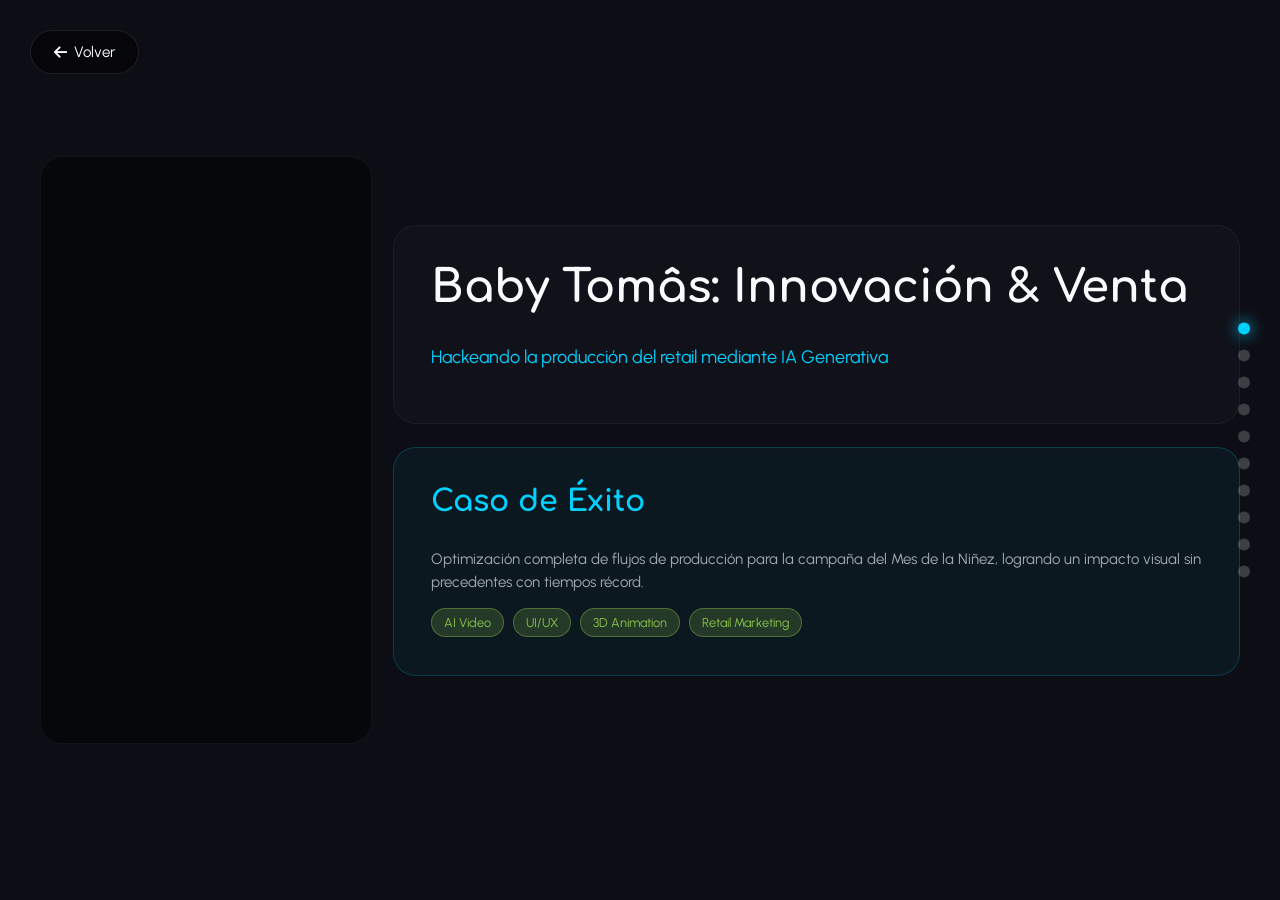
<file: baby-tomas-case.html>
<!DOCTYPE html>
<html lang="es">
<head>
  <meta charset="UTF-8">
  <meta name="viewport" content="width=device-width, initial-scale=1.0">
  <meta name="description" content="Producción retail con IA generativa para el Mes de la Niñez: impacto visual en tiempos récord. Caso de estudio de Néstor Tártalo.">
  <meta property="og:type" content="website">
  <meta property="og:site_name" content="Néstor Tártalo">
  <meta property="og:locale" content="es_AR">
  <meta property="og:title" content="Baby Tomâs — Innovación 3D y Conversión">
  <meta property="og:description" content="Producción retail con IA generativa para el Mes de la Niñez: impacto visual en tiempos récord. Caso de estudio de Néstor Tártalo.">
  <meta property="og:url" content="https://nestortartalo.vercel.app/baby-tomas-case.html">
  <meta property="og:image" content="https://nestortartalo.vercel.app/imagenes/og/baby-tomas.jpg">
  <meta property="og:image:width" content="1200">
  <meta property="og:image:height" content="630">
  <meta name="twitter:card" content="summary_large_image">
  <title>Baby Tomâs - Innovación 3D y Conversión</title>
  <link href="https://fonts.googleapis.com/css2?family=Comfortaa:wght@700&family=Urbanist:wght@400;600;800&display=swap" rel="stylesheet">
  <link rel="stylesheet" href="https://cdnjs.cloudflare.com/ajax/libs/font-awesome/6.4.0/css/all.min.css">
  <style>
    html { font-size: 15px; }
    @media (max-width: 1024px) { html { font-size: 14px; } }
    @media (max-width: 768px) { html { font-size: 12px; } }
    
    :root {
      --bg-color: #0d0e15;
      --accent-1: #00d1ff;
      --accent-2: #8BC34A;
      --text-main: #f8fafc;
      --text-muted: #a0aab2;
    }
    
    body {
      margin: 0;
      padding: 0;
      background-color: var(--bg-color);
      color: var(--text-main);
      font-family: 'Urbanist', sans-serif;
      overflow-x: hidden;
    }
    
    h1, h2, h3 { font-family: 'Comfortaa', cursive; margin: 0; }
    
    .sidebar-nav {
      position: fixed;
      right: 2rem;
      top: 50%;
      transform: translateY(-50%);
      display: flex;
      flex-direction: column;
      gap: 1rem;
      z-index: 100;
    }
    .nav-dot {
      width: 0.8rem;
      height: 0.8rem;
      border-radius: 50%;
      background: rgba(255, 255, 255, 0.2);
      cursor: pointer;
      transition: all 0.3s ease;
      position: relative;
    }
    .nav-dot.active {
      background: var(--accent-1);
      box-shadow: 0 0 15px var(--accent-1);
    }
    
    .scroll-container {
      height: 100vh;
      overflow-y: scroll;
      scroll-snap-type: y proximity;
      scroll-behavior: smooth;
    }
    
    section {
      min-height: 100vh;
      width: 100%;
      position: relative;
      scroll-snap-align: start;
      display: flex;
      align-items: center;
      justify-content: center;
      padding: 1.5rem;
      box-sizing: border-box;
    }
    /* Hero Bento */
    .hero-bento-wrapper {
      max-width: 1200px;
      margin: 0 auto;
      width: 100%;
      min-height: 70vh;
      display: grid;
      grid-template-columns: 22rem 1fr;
      gap: 1.5rem;
      z-index: 2;
      align-items: center;
    }
    .hero-bento-left {
      border-radius: 1.5rem;
      overflow: hidden;
      position: relative;
      background: rgba(0,0,0,0.5);
      border: 1px solid rgba(255,255,255,0.05);
      aspect-ratio: 9/16;
      width: 100%;
      max-height: 70vh;
      margin: 0 auto;
    }
    .hero-bento-left iframe {
      position: absolute; top: 0; left: 0; width: 100%; height: 100%;
      transform: scale(1.05);
      border: none; pointer-events: none;
    }
    .hero-bento-right {
      display: flex; flex-direction: column; gap: 1.5rem;
    }
    .hero-info-box {
      background: rgba(20,20,30,0.6);
      border: 1px solid rgba(255,255,255,0.05);
      border-radius: 1.5rem;
      padding: 2.5rem;
      backdrop-filter: blur(10px);
      flex: 1;
      display: flex; flex-direction: column; justify-content: center;
    }
    .hero-info-box.top-box h1 { font-size: 3rem; line-height: 1.1; margin-bottom: 1rem; color: var(--text-main); }
    .hero-info-box.top-box p { font-size: 1.2rem; color: var(--accent-1); }
    .hero-info-box.bottom-box { background: rgba(0, 209, 255, 0.05); border-color: rgba(0, 209, 255, 0.2); }
    .hero-info-box.bottom-box p { font-size: 1rem; line-height: 1.5; color: var(--text-muted); margin-bottom: 1rem; }
    .tags-container { display: flex; gap: 0.6rem; flex-wrap: wrap; margin-top: auto; }
    .hero-tag { background: rgba(139, 195, 74, 0.2); padding: 0.4rem 0.8rem; border-radius: 1rem; font-size: 0.85rem; color: var(--accent-2); border: 1px solid rgba(139, 195, 74, 0.4); }
    
    /* Reusable layout classes */
    .content-box {
      max-width: 1200px;
      margin: 0 auto;
      width: 100%;
      position: relative;
      z-index: 1;
    }
    
    .divider {
      width: 5rem;
      height: 0.25rem;
      background: var(--accent-2);
      margin: 2rem auto;
      border-radius: 2px;
    }
    
    /* S1: Vision Comercial */
    .vision-text { text-align: center; font-size: 1.5rem; line-height: 1.8; max-width: 50rem; margin: 0 auto; }
    
    /* S2: Eficiencia */
    .efficiency-table {
      width: 100%; max-width: 60rem; margin: 0 auto;
      background: rgba(255,255,255,0.03); border-radius: 1.5rem; border: 1px solid rgba(255,255,255,0.1);
      overflow: hidden;
      backdrop-filter: blur(10px);
    }
    .table-row { display: flex; border-bottom: 1px solid rgba(255,255,255,0.05); align-items: center; }
    .table-row:last-child { border-bottom: none; }
    .table-col { flex: 1; padding: 1.5rem; text-align: center; }
    .table-header { background: rgba(0, 209, 255, 0.1); font-family: 'Comfortaa', cursive; color: var(--accent-1); font-size: 1.2rem;}
    .process-col { font-size: 1.3rem; font-weight: 600; color: var(--text-main); border-right: 1px solid rgba(255,255,255,0.05); }
    .traditional-col { font-size: 1.4rem; font-weight: 600; color: var(--text-muted); }
    .ia-col { font-size: 1.4rem; font-weight: 800; color: var(--accent-1); }
    
    /* S3: Tecnologia Bento */
    .bento-grid {
      display: grid;
      grid-template-columns: repeat(3, 1fr);
      gap: 2rem;
      max-width: 1200px;
      margin: 0 auto;
    }
    .bento-card {
      background: rgba(20,20,30,0.6); border: 1px solid rgba(255,255,255,0.05);
      border-radius: 1.5rem; padding: 2.5rem; text-align: center;
      transition: transform 0.3s;
      backdrop-filter: blur(10px);
    }
    .bento-card:hover { transform: translateY(-10px); border-color: var(--accent-1); }
    .bento-icon { font-size: 3rem; color: var(--accent-2); margin-bottom: 1.5rem; }
    .bento-card h3 { font-size: 1.5rem; margin-bottom: 1rem; color: var(--text-main); }
    .bento-card p { font-size: 1.1rem; color: var(--text-muted); line-height: 1.6; }
    
    /* S4: Impacto */
    .impact-content { text-align: center; }
    .impact-number { font-size: 12rem; font-weight: 800; color: var(--accent-2); line-height: 1; margin-bottom: 1.5rem; font-family: 'Urbanist', sans-serif; text-shadow: 0 10px 30px rgba(139, 195, 74, 0.3);}
    .impact-text { font-size: 2rem; max-width: 40rem; margin: 0 auto; font-family: 'Comfortaa', cursive; }
    
    /* S5: Cierre */
    .closing-content { text-align: center; }
    .logo-placeholder { font-size: 4rem; color: var(--text-muted); margin-bottom: 2rem; }
    .contact-info { font-size: 1.2rem; color: var(--text-muted); }
    
    .back-btn {
      position: fixed; top: 2rem; left: 2rem; z-index: 100;
      color: #fff; text-decoration: none; font-size: 1rem;
      display: flex; align-items: center; gap: 0.5rem;
      padding: 0.8rem 1.5rem; background: rgba(0,0,0,0.5);
      border: 1px solid rgba(255,255,255,0.1); border-radius: 2rem;
      backdrop-filter: blur(10px); transition: all 0.3s;
      font-family: 'Urbanist', sans-serif;
    }
    .back-btn:hover { background: rgba(0, 209, 255, 0.2); border-color: var(--accent-1); }
    
    ::-webkit-scrollbar { width: 0; }

    /* =============================================== */
    /* ESTILOS MOVIDOS DESDE baby-tomas-case.html (antes inline) */
    /* =============================================== */
    .bt-hero-info-box-h3 {
      font-size: 2rem;
      color: var(--accent-1);
      margin-bottom: 15px;
      font-family: 'Comfortaa', cursive;
    }

    .bt-content-box-h2 {
      font-size: 3rem;
      margin-bottom: 10px;
      color: var(--text-main);
    }

    .bt-content-box {
      width: 100%;
      max-width: 1200px;
    }

    .bt-content-box-h2-2 {
      font-size: 3rem;
      margin-bottom: 3rem;
      text-align: center;
      color: #00d1ff;
    }

    .bt-bento-grid {
      display: grid;
      grid-template-columns: repeat(auto-fit, minmax(18rem, 1fr));
      gap: 1.5rem;
      align-items: center;
    }

    .bt-bento-card {
      padding: 2.5rem;
      background: rgba(255, 255, 255, 0.03);
      border: 1px solid rgba(255, 255, 255, 0.05);
      border-radius: 1.5rem;
    }

    .bt-bento-card-h3 {
      margin-top: 0;
      font-family: 'Comfortaa', cursive;
    }

    .bento-card .bt-bento-card-h3 {
      font-size: 2rem;
      margin-bottom: 20px;
      color: #fff;
    }

    .bt-bento-card-p {
      margin: 0;
    }

    .bento-card .bt-bento-card-p {
      color: #aaa;
    }

    .bt-bento-card-2 {
      padding: 1.5rem;
      display: flex;
      flex-direction: column;
      gap: 1rem;
      position: relative;
      height: 400px;
      border-radius: 1.5rem;
      border: 1px solid rgba(0, 209, 255, 0.3);
    }

    .bt-slider-labels {
      display: flex;
      justify-content: space-between;
      font-size: 0.85rem;
      font-weight: bold;
      padding: 0 0.5rem;
      z-index: 5;
    }

    .bt-slider-labels-span {
      color: #fff;
      background: rgba(255,255,255,0.1);
      padding: 0.4rem 0.8rem;
      border-radius: 1rem;
      border: 1px solid rgba(255,255,255,0.1);
    }

    .bt-slider-labels-span-2 {
      color: #00d1ff;
      background: rgba(0,209,255,0.1);
      padding: 0.4rem 0.8rem;
      border-radius: 1rem;
      border: 1px solid rgba(0,209,255,0.3);
    }

    .bt-content-box-h2-3 {
      font-size: 3rem;
      margin-bottom: 50px;
      text-align: center;
    }

    .bt-table-col {
      border: none;
    }

    .bt-table-row {
      background: rgba(139, 195, 74, 0.1);
    }

    .bt-table-col-2 {
      color: #fff;
      font-weight: 800;
    }

    .bt-table-col-3 {
      color: var(--accent-2);
      font-size: 1.8rem;
    }

    .bt-content-box-h2-4 {
      font-size: 3rem;
      margin-bottom: 40px;
      text-align: center;
    }

    .bt-content-box-span {
      color: var(--accent-1);
    }

    .bt-image-card {
      position: relative;
      grid-row: span 2;
      height: 100%;
      border: 1px solid rgba(0, 209, 255, 0.3);
      border-radius: 20px;
      overflow: hidden;
      cursor: zoom-in;
    }

    .bt-clickable-img {
      width: 100%;
      height: 100%;
      object-fit: cover;
      object-position: center;
      transition: transform 0.3s ease;
    }

    .bt-card-info {
      position: absolute;
      bottom: 0;
      width: 100%;
      padding: 2rem 1rem 0.8rem 1rem;
      background: linear-gradient(transparent, rgba(0,0,0,0.9));
      z-index: 2;
    }

    .bt-card-info-h3 {
      color: #00d1ff;
      font-size: 0.85rem;
      margin: 0;
      font-family: 'Comfortaa', cursive;
    }

    .bt-image-card-2 {
      position: relative;
      height: 100%;
      border: 1px solid rgba(139, 195, 74, 0.3);
      border-radius: 20px;
      overflow: hidden;
      cursor: zoom-in;
    }

    .bt-card-info-h3-2 {
      color: #8BC34A;
      font-size: 0.85rem;
      margin: 0;
      font-family: 'Comfortaa', cursive;
    }

    .bt-image-card-3 {
      position: relative;
      height: 100%;
      border: 1px solid rgba(255, 255, 255, 0.1);
      border-radius: 20px;
      overflow: hidden;
      cursor: zoom-in;
    }

    .bt-bento-card-3 {
      background: rgba(255, 255, 255, 0.03);
      border: 1px solid rgba(255, 255, 255, 0.05);
      padding: 25px;
      border-radius: 20px;
      display: flex;
      flex-direction: column;
      justify-content: center;
    }

    .bt-bento-card-h3-2 {
      margin-top: 0;
      font-family: 'Comfortaa', cursive;
    }

    .bento-card .bt-bento-card-h3-2 {
      color: #fff;
      margin-bottom: 15px;
    }

    .bt-bento-card-p-2 {
      margin: 0;
    }

    .bento-card .bt-bento-card-p-2 {
      font-size: 1rem;
      color: #aaa;
    }

    .bt-ux-comparison-section {
      scroll-snap-align: start;
      min-height: 100vh;
      display: flex;
      align-items: center;
      justify-content: center;
      background: #0a0b10;
      position: relative;
      padding: 60px 0;
    }

    .bt-ux-comparison-container-h2 {
      font-size: 3rem;
      margin-bottom: 15px;
      text-align: center;
      font-family: 'Comfortaa', cursive;
    }

    .bt-ux-comparison-container-p {
      text-align: center;
      color: #daffde;
      max-width: 800px;
      margin: 0 auto 30px auto;
      font-size: 1.1rem;
      line-height: 1.5;
    }

    .bt-slide-container {
      width: 100%;
      height: 100%;
    }

    .bt-content-area {
      height: 100%;
      display: flex;
      align-items: center;
    }

    .bt-two-column {
      gap: 20px;
      align-items: center;
      justify-content: center;
      width: 100%;
      display: flex;
      padding: 0 2vw;
    }

    .bt-two-column-div {
      display: flex;
      flex-direction: column;
      height: 100%;
      flex: 1;
      align-items: center;
    }

    .bt-two-column-h3 {
      color: #ff5252;
      text-align: center;
      font-family: 'Comfortaa', cursive;
    }

    .bt-gmail-mockup-container {
      display: flex;
      flex-direction: column;
      height: min(800px, 78vh);
      aspect-ratio: 19 / 36;
      width: auto;
      max-width: 100%;
      background: #1a1c24;
      border-radius: 30px;
      border: 4px solid #1e293b;
      overflow: hidden;
      font-family: 'Roboto', sans-serif;
      margin: 0 auto;
      box-shadow: 0 10px 30px rgba(0,0,0,0.5);
    }

    .bt-gmail-header {
      background: #111318;
      padding: 12px 16px;
      display: flex;
      align-items: center;
      justify-content: space-between;
      border-bottom: 1px solid rgba(255,255,255,0.05);
    }

    .bt-gmail-header-div {
      display: flex;
      align-items: center;
      gap: 12px;
    }

    .bt-gmail-header-button {
      display: none;
      background: none;
      border: none;
      color: #a0aec0;
      cursor: pointer;
      font-size: 1.1rem;
      padding: 0;
      margin-right: 8px;
    }

    .bt-gmail-header-span {
      color: #fff;
      font-size: 0.9rem;
      font-weight: 500;
    }

    .bt-gmail-header-div-2 {
      color: #a0aec0;
      font-size: 0.85rem;
    }

    .bt-gmail-mockup-container-div {
      display: block;
      height: 100%;
      overflow-y: auto;
    }

    .bt-email-row {
      display: flex;
      align-items: center;
      padding: 14px 16px;
      background: rgba(255, 255, 255, 0.03);
      border-bottom: 1px solid rgba(255,255,255,0.05);
      cursor: pointer;
      transition: background 0.2s;
    }

    .bt-email-row-div {
      display: flex;
      align-items: center;
      gap: 12px;
      margin-right: 14px;
      color: #4a5568;
    }

    .bt-fa-regular {
      font-size: 0.9rem;
    }

    .bt-email-row-div-2 {
      flex: 1;
      min-width: 0;
      display: flex;
      gap: 10px;
      align-items: baseline;
    }

    .bt-email-row-span {
      color: #fff;
      font-weight: 700;
      font-size: 0.9rem;
      width: 110px;
      flex-shrink: 0;
      white-space: nowrap;
      overflow: hidden;
      text-overflow: ellipsis;
    }

    .bt-email-row-div-3 {
      flex: 1;
      white-space: nowrap;
      overflow: hidden;
      text-overflow: ellipsis;
      font-size: 0.85rem;
    }

    .bt-email-row-span-2 {
      color: #fff;
      font-weight: 700;
    }

    .bt-email-row-span-3 {
      color: #718096;
    }

    .bt-email-row-span-4 {
      color: #fff;
      font-weight: 700;
      font-size: 0.8rem;
      margin-left: 14px;
      white-space: nowrap;
    }

    .bt-gmail-mockup-container-div-2 {
      display: none;
      flex-direction: column;
      height: 100%;
      background: #1a1c24;
    }

    .bt-gmail-opened-view-div {
      padding: 16px;
      border-bottom: 1px solid rgba(255,255,255,0.05);
      flex-shrink: 0;
    }

    .bt-gmail-opened-view-h2 {
      color: #fff;
      font-size: 0.95rem;
      margin: 0 0 8px 0;
      font-weight: 500;
      white-space: nowrap;
      overflow: hidden;
      text-overflow: ellipsis;
    }

    .bt-gmail-opened-view-div-2 {
      display: flex;
      justify-content: space-between;
      align-items: center;
    }

    .bt-gmail-opened-view-div-3 {
      display: flex;
      gap: 10px;
      align-items: center;
    }

    .bt-gmail-opened-view-div-4 {
      width: 32px;
      height: 32px;
      background: #e53e3e;
      border-radius: 50%;
      display: flex;
      align-items: center;
      justify-content: center;
      color: #fff;
      font-weight: bold;
      font-size: 0.85rem;
    }

    .bt-gmail-opened-view-div-5 {
      font-size: 0.85rem;
      color: #fff;
    }

    .bt-gmail-opened-view-strong {
      font-weight: 500;
    }

    .bt-gmail-opened-view-span {
      color: #718096;
      font-size: 0.75rem;
    }

    .bt-gmail-opened-view-div-6 {
      font-size: 0.75rem;
      color: #718096;
    }

    .bt-email-body-content {
      flex: 1;
      overflow-y: auto;
      background: #fff;
      padding: 0;
      display: block;
    }

    .bt-email-body-content-img {
      width: 100%;
      height: auto;
      display: block;
      margin: 0 auto;
    }

    .bt-two-column-p {
      text-align: center;
      font-size: 14px;
      margin-top: 10px;
      color: #daffde;
    }

    .bt-two-column-div-2 {
      display: flex;
      flex-direction: column;
      align-items: center;
      justify-content: center;
      flex: 0 0 auto;
      max-width: 280px;
      padding: 0 20px;
      text-align: center;
    }

    .bt-slide-title {
      font-size: 2.8rem;
      font-family: 'Comfortaa', cursive;
      color: #fff;
      margin: 0;
      line-height: 1.3;
    }

    .bt-two-column-h3-2 {
      color: #00e5ff;
      text-align: center;
      font-family: 'Comfortaa', cursive;
    }

    .bt-gmail-mockup-container-2 {
      display: flex;
      flex-direction: column;
      height: min(800px, 78vh);
      aspect-ratio: 19 / 36;
      width: auto;
      max-width: 100%;
      background: #1a1c24;
      border-radius: 30px;
      border: 4px solid rgba(0, 209, 255, 0.3);
      overflow: hidden;
      font-family: 'Roboto', sans-serif;
      margin: 0 auto;
      box-shadow: 0 10px 30px rgba(0,0,0,0.5);
    }

    .bt-email-row-2 {
      display: flex;
      align-items: center;
      padding: 14px 16px;
      background: rgba(0, 209, 255, 0.05);
      border-left: 3px solid #00d1ff;
      border-bottom: 1px solid rgba(255,255,255,0.05);
      cursor: pointer;
      transition: background 0.2s;
    }

    .bt-email-row-div-4 {
      display: flex;
      align-items: center;
      gap: 12px;
      margin-right: 14px;
      color: #00d1ff;
    }

    .bt-email-row-span-5 {
      color: #fff;
      font-weight: 700;
      font-size: 0.9rem;
      width: 110px;
      flex-shrink: 0;
    }

    .bt-email-row-span-6 {
      color: #00d1ff;
      font-weight: 700;
      font-size: 0.8rem;
      margin-left: 14px;
    }

    .bt-gmail-mockup-container-div-3 {
      display: none;
      flex-direction: column;
      height: 100%;
      background: #0a0b10;
    }

    .bt-bento-opened-view-div {
      width: 32px;
      height: 32px;
      background: #00d1ff;
      border-radius: 50%;
      display: flex;
      align-items: center;
      justify-content: center;
      color: #000;
      font-weight: bold;
      font-size: 0.85rem;
    }

    .bt-bento-opened-view-div-2 {
      flex: 1;
      overflow-y: auto;
      overflow-x: hidden;
      background: #0a0b10;
      display: block;
      padding-bottom: 20px;
    }

    .bt-bento-opened-view-div-3 {
      width: 100%;
      height: 500px;
      position: relative;
      overflow: hidden;
      padding: 10px 0;
    }

    .bt-bento-opened-view-div-4 {
      display: flex;
      width: 100%;
      height: 100%;
      transition: transform 0.4s ease-in-out;
    }

    .bt-bento-slider-div {
      min-width: 100%;
      height: 100%;
      padding: 0 15px;
      box-sizing: border-box;
    }

    .bt-bento-slider-img {
      width: 100%;
      height: 100%;
      object-fit: contain;
      border-radius: 20px;
      background: transparent;
    }

    .bt-bento-opened-view-button {
      position: absolute;
      left: 15px;
      top: 50%;
      transform: translateY(-50%);
      background: rgba(0,0,0,0.6);
      color: #fff;
      border: none;
      border-radius: 50%;
      width: 40px;
      height: 40px;
      cursor: pointer;
      z-index: 10;
    }

    .bt-bento-opened-view-button-2 {
      position: absolute;
      right: 15px;
      top: 50%;
      transform: translateY(-50%);
      background: rgba(0,0,0,0.6);
      color: #fff;
      border: none;
      border-radius: 50%;
      width: 40px;
      height: 40px;
      cursor: pointer;
      z-index: 10;
    }

    .bt-bento-opened-view-div-5 {
      position: absolute;
      bottom: 5px;
      left: 50%;
      transform: translateX(-50%);
      display: flex;
      gap: 6px;
    }

    .bt-bento-dot {
      width: 8px;
      height: 8px;
      border-radius: 50%;
      background: #00d1ff;
    }

    .bt-bento-dot-2 {
      width: 8px;
      height: 8px;
      border-radius: 50%;
      background: #444;
    }

    .bt-bento-opened-view-div-6 {
      padding: 25px 20px;
      text-align: center;
    }

    .bt-bento-opened-view-a {
      display: inline-block;
      background: #00d1ff;
      color: #0a0b10;
      padding: 14px 28px;
      border-radius: 30px;
      text-decoration: none;
      font-weight: 800;
      font-size: 1rem;
      box-shadow: 0 4px 15px rgba(0,209,255,0.3);
      transition: transform 0.2s;
    }

    .bt-bento-opened-view-div-7 {
      padding: 0 20px 20px 20px;
      color: #718096;
      font-size: 0.65rem;
      line-height: 1.5;
      text-align: justify;
      font-family: 'Roboto', sans-serif;
    }

    .bt-bento-opened-view-p {
      margin-bottom: 8px;
    }

    .bt-bento-opened-view-a-2 {
      color: #00d1ff;
      text-decoration: none;
    }

    .bt-fas {
      font-size: 6rem;
      color: var(--accent-1);
      filter: drop-shadow(0 0 20px rgba(0, 209, 255, 0.4));
    }

    .bt-contact-info-p {
      margin-top: 15px;
    }

    .bt-contact-info-a {
      color: var(--accent-1);
      text-decoration: none;
    }
  </style>
</head>
<body>

  <a href="index.html" class="back-btn"><i class="fas fa-arrow-left"></i> Volver</a>

  <div class="sidebar-nav">
    <div class="nav-dot active"></div>
    <div class="nav-dot"></div>
    <div class="nav-dot"></div>
    <div class="nav-dot"></div>
    <div class="nav-dot"></div>
    <div class="nav-dot"></div>
    <div class="nav-dot"></div>
    <div class="nav-dot"></div>
    <div class="nav-dot"></div>
    <div class="nav-dot"></div>
  </div>

  <div class="scroll-container" id="main-scroll">
    
    <!-- 0. Hero (Bento Layout) -->
    <section>
      <div class="hero-bento-wrapper">
        <div class="hero-bento-left">
          <iframe id="hero-video" src="https://www.youtube.com/embed/lTfKqwKeJew?autoplay=1&mute=0&loop=1&playlist=lTfKqwKeJew&controls=1&showinfo=0&rel=0&modestbranding=1&enablejsapi=1" allow="autoplay; encrypted-media"></iframe>
        </div>
        <div class="hero-bento-right">
          <div class="hero-info-box top-box">
            <h1>Baby Tomâs: Innovación & Venta</h1>
            <p>Hackeando la producción del retail mediante IA Generativa</p>
          </div>
          <div class="hero-info-box bottom-box">
            <h3 class="bt-hero-info-box-h3">Caso de Éxito</h3>
            <p>Optimización completa de flujos de producción para la campaña del Mes de la Niñez, logrando un impacto visual sin precedentes con tiempos récord.</p>
            <div class="tags-container">
              <span class="hero-tag">AI Video</span>
              <span class="hero-tag">UI/UX</span>
              <span class="hero-tag">3D Animation</span>
              <span class="hero-tag">Retail Marketing</span>
            </div>
          </div>
        </div>
      </div>
    </section>

    <!-- 1. Visión Comercial -->
    <section>
      <div class="content-box vision-text">
        <h2 class="bt-content-box-h2">Visión Comercial</h2>
        <div class="divider"></div>
        <p>Un proyecto diseñado para capturar la atención en una de las temporadas más competitivas: el Mes de la Niñez. La premisa fue clara: elevar la calidad visual al estándar internacional sin comprometer los tiempos operativos del retail. Utilizamos una combinación híbrida de Animación 3D tradicional y generación de entornos mediante Inteligencia Artificial.</p>
      </div>
    </section>

    <!-- 2. Pipeline de Transformación -->
    <section>
      <div class="content-box bt-content-box">
        <h2 class="bt-content-box-h2-2">El Pipeline de Transformación</h2>
        <div class="bento-grid bt-bento-grid">
          
          <div class="bento-card bt-bento-card">
            <h3 class="bt-bento-card-h3">Del Asset Plano a la Experiencia 3D</h3>
            <p class="bt-bento-card-p">Aprovechamos un asset estático básico (flat vector) de la marca y diseñamos un flujo de trabajo que elevó su fidelidad visual a un nivel cinematográfico, escalando texturas e iluminación volumétrica sin requerir modelado desde cero.</p>
          </div>

          <div class="bento-card slider-card bt-bento-card-2">
            <style>
              .ba-slider { position: relative; width: 100%; height: 100%; overflow: hidden; border-radius: 1rem; }
              .ba-slider img, .ba-slider video { position: absolute; top: 0; left: 0; width: 100%; height: 100%; object-fit: cover; pointer-events: none; }
              .ba-slider .img-after { z-index: 1; }
              .ba-slider .img-before { z-index: 2; clip-path: polygon(0 0, 50% 0, 50% 100%, 0 100%); }
              .ba-slider input[type=range] { position: absolute; top: 0; left: 0; width: 100%; height: 100%; z-index: 3; opacity: 0; cursor: ew-resize; margin:0; padding:0; }
              .ba-slider .slider-line { position: absolute; top: 0; left: 50%; width: 4px; height: 100%; background: #00d1ff; z-index: 2; pointer-events: none; transform: translateX(-50%); box-shadow: 0 0 10px rgba(0,209,255,0.5); }
              .ba-slider .slider-button { position: absolute; top: 50%; left: 50%; width: 40px; height: 40px; background: #00d1ff; border-radius: 50%; z-index: 2; pointer-events: none; transform: translate(-50%, -50%); display: flex; align-items: center; justify-content: center; color: #0d0e15; font-size: 16px; box-shadow: 0 0 15px rgba(0,209,255,0.8); }
            </style>
            
            <div class="slider-labels bt-slider-labels">
                <span class="bt-slider-labels-span">Asset Base Plano</span>
                <span class="bt-slider-labels-span-2">Output Cinematográfico</span>
            </div>

            <div class="ba-slider" id="transform-slider">
              <video src="imagenes/Tomas/tomas_animado.mp4" class="img-after" autoplay loop muted playsinline></video>
              <img src="imagenes/Tomas/al_costado.webp" class="img-before" alt="Asset Base">
              
              <div class="slider-line" id="slider-line"></div>
              <div class="slider-button" id="slider-button"><i class="fas fa-arrows-alt-h"></i></div>
              
              <input type="range" min="0" max="100" value="50" oninput="document.querySelector('#transform-slider .img-before').style.clipPath = `polygon(0 0, ${this.value}% 0, ${this.value}% 100%, 0 100%)`; document.getElementById('slider-line').style.left = `${this.value}%`; document.getElementById('slider-button').style.left = `${this.value}%`;">
            </div>
          </div>

        </div>
      </div>
    </section>

    <!-- 3. Eficiencia (La Tabla) -->
    <section>
      <div class="content-box">
        <h2 class="bt-content-box-h2-3">Métricas de Optimización</h2>
        <div class="efficiency-table">
          <div class="table-row table-header">
            <div class="table-col process-col bt-table-col">Proceso</div>
            <div class="table-col">Modelo Tradicional</div>
            <div class="table-col">Flujo IA Integrado</div>
          </div>
          <div class="table-row">
            <div class="table-col process-col">Modelado y Rigging 3D</div>
            <div class="table-col traditional-col">10 - 15 Días</div>
            <div class="table-col ia-col">Instantáneo (Asset base)</div>
          </div>
          <div class="table-row">
            <div class="table-col process-col">Animación y Renderizado</div>
            <div class="table-col traditional-col">5 - 7 Días</div>
            <div class="table-col ia-col">3 Horas (AI)</div>
          </div>
          <div class="table-row">
            <div class="table-col process-col">Post-producción / UI</div>
            <div class="table-col traditional-col">2 - 3 Días</div>
            <div class="table-col ia-col">4 Horas (Adobe)</div>
          </div>
          <div class="table-row bt-table-row">
            <div class="table-col process-col bt-table-col-2">Time-to-Market Total</div>
            <div class="table-col traditional-col bt-table-col-2">~3 Semanas</div>
            <div class="table-col ia-col bt-table-col-3">~10 Horas</div>
          </div>
        </div>
      </div>
    </section>

    <!-- 3. Tecnología (Bento Cards) -->
    <section>
      <div class="content-box">
        <h2 class="bt-content-box-h2-3">Stack Tecnológico</h2>
        <div class="bento-grid">
          <div class="bento-card">
            <i class="fas fa-brain bento-icon"></i>
            <h3>AI Upscaling & Motion</h3>
            <p>Integración de algoritmos generativos en el pipeline de producción para recrear iluminación cinematográfica y animaciones complejas en tiempo récord.</p>
          </div>
          <div class="bento-card">
            <i class="fas fa-layer-group bento-icon"></i>
            <h3>Bento UI</h3>
            <p>Maquetación modular de esta misma presentación. Diseño fluido, responsivo y orientado a la retención de lectura rápida.</p>
          </div>
          <div class="bento-card">
            <i class="fas fa-clock bento-icon"></i>
            <h3>Eficiencia Optimizada</h3>
            <p>Reducción del 60% en los tiempos de render y post-producción, permitiendo ajustes ágiles de último momento.</p>
          </div>
        </div>
      </div>
    </section>

    <!-- 4. Ecosistema Omnicanal -->
    <section>
      <div class="content-box bt-content-box">
        <style>
          .omnicanal-grid { display: grid; grid-template-columns: 1fr 2fr; gap: 20px; max-height: 480px; }
          .omnicanal-subgrid { display: grid; grid-template-columns: 1fr 1fr; gap: 20px; }
          .omnicanal-grid .image-card { 
            display: flex; 
            align-items: center; 
            justify-content: center; 
            max-height: 480px;
          }
          @media (max-width: 768px) {
            .omnicanal-grid { grid-template-columns: 1fr; max-height: none; }
            .omnicanal-grid .image-card { max-height: 350px; }
            .omnicanal-grid > div { grid-row: auto; height: auto; min-height: 250px; }
            .omnicanal-subgrid { grid-template-columns: 1fr; }
          }
        </style>
        <h2 class="bt-content-box-h2-4">Ecosistema <span class="bt-content-box-span">Omnicanal</span></h2>
        
        <div class="omnicanal-grid">
            
            <div class="image-card bt-image-card" onclick="openLightbox('imagenes/Tomas/baby-tomas-banner.webp')">
                <img src="imagenes/Tomas/baby-tomas-banner.webp" alt="Banner Vertical Baby Tomâs" class="clickable-img bt-clickable-img">
                <div class="card-info bt-card-info">
                    <h3 class="bt-card-info-h3">Formato Digital</h3>
                </div>
            </div>

            <div class="image-card bt-image-card-2" onclick="openLightbox('imagenes/Tomas/baby-tomas-cluter-papel.webp')">
                <img loading="lazy" decoding="async" src="imagenes/Tomas/baby-tomas-cluter-papel.webp" alt="Clúter Aéreo Papel" class="clickable-img bt-clickable-img">
                <div class="card-info bt-card-info">
                    <h3 class="bt-card-info-h3-2">Clúter Aéreo (Impresión PDV)</h3>
                </div>
            </div>

            <div class="omnicanal-subgrid">
                <div class="image-card bt-image-card-3" onclick="openLightbox('imagenes/Tomas/bandera.webp')">
                    <img loading="lazy" decoding="async" src="imagenes/Tomas/bandera.webp" alt="Bandera Cartel de Precio" class="clickable-img bt-clickable-img">
                </div>
                <div class="bento-card bt-bento-card-3">
                    <h3 class="bt-bento-card-h3-2">Adaptabilidad Total</h3>
                    <p class="bt-bento-card-p-2">
                        Un único render de alta calidad centraliza toda la comunicación. Desde la experiencia inmersiva del video hasta la tracción en góndola ("Bandera") y la dominancia física en sucursal.
                    </p>
                </div>
            </div>

        </div>
      </div>
    </section>

    <!-- Nueva Sección: Contraste Operativo Mobile -->
    <section class="ux-comparison-section bt-ux-comparison-section">
      
      <style>
        .ux-comparison-container {
          width: 100%;
          max-width: 1000px;
          padding: 0 40px;
          display: flex;
          flex-direction: column;
          justify-content: center;
          z-index: 2;
        }
        
        .ux-grid {
          display: grid;
          grid-template-columns: 1fr 1fr;
          gap: 60px;
          align-items: center;
          justify-items: center;
          margin-top: 30px;
        }
        
        .phone-wrapper {
          display: flex;
          flex-direction: column;
          align-items: center;
          width: 100%;
          gap: 0.8rem;
        }
        
        .phone-mockup {
          aspect-ratio: 1 / 2;
          height: auto;
          max-height: 50vh;
          width: auto;
          background: #000;
          border: 12px solid #1e293b;
          border-radius: 40px;
          box-shadow: 0 30px 60px rgba(0, 0, 0, 0.8), inset 0 0 4px rgba(255,255,255,0.2);
          position: relative;
          overflow: hidden;
        }
        
        /* Pantalla Interna */
        .phone-screen {
          width: 100%;
          height: 100%;
          background: #111219;
          position: relative;
          overflow: hidden;
        }
        
        /* Contenedores de los carruseles */
        .carousel-window {
          width: 100%;
          height: 100%;
          overflow: hidden;
          position: relative;
        }
        
        .track-zoom-wrapper {
          width: 100%;
          height: 100%;
          transition: transform 0.8s cubic-bezier(0.4, 0, 0.2, 1);
          transform-origin: 50% 35%; /* Centrado en el bloque de ofertas */
        }
        
        /* Clases de animación para simular interacción */
        .phone-screen.is-zooming .track-zoom-wrapper {
          transform: scale(2.3); /* Simula el zoom in forzado para poder leer */
        }
        
        .carousel-track {
          display: flex;
          width: 100%;
          height: 100%;
          transition: transform 0.6s cubic-bezier(0.25, 1, 0.5, 1);
        }
        
        .carousel-track img {
          width: 100%;
          height: 100%;
          object-fit: contain;
          flex-shrink: 0;
          background: #111219;
        }
        
        /* Indicador Visual de Gesto Pellizco (Sin Manos) */
        .gesture-indicator-pinch {
          position: absolute;
          top: 35%;
          left: 50%;
          transform: translate(-50%, -50%);
          width: 120px;
          height: 120px;
          pointer-events: none;
          opacity: 0;
          transition: opacity 0.4s ease;
          z-index: 5;
        }
        
        .phone-screen.is-zooming .gesture-indicator-pinch {
          opacity: 1;
        }
        
        .pinch-dot {
          position: absolute;
          width: 18px;
          height: 18px;
          background: rgba(255, 255, 255, 0.4);
          border: 2px solid #fff;
          border-radius: 50%;
          box-shadow: 0 0 10px rgba(0,0,0,0.5);
          top: 50%;
        }
        
        .p-dot-left { left: 10%; animation: movePinchLeft 2s infinite ease-in-out; }
        .p-dot-right { right: 10%; animation: movePinchRight 2s infinite ease-in-out; }
        
        @keyframes movePinchLeft {
          0% { transform: translateX(0) scale(1); }
          50% { transform: translateX(30px) scale(0.8); }
          100% { transform: translateX(0) scale(1); }
        }
        @keyframes movePinchRight {
          0% { transform: translateX(0) scale(1); }
          50% { transform: translateX(-30px) scale(0.8); }
          100% { transform: translateX(0) scale(1); }
        }
        
        /* Feedback Visual de Corazón (Instagram Style) */
        .heart-overlay {
          position: absolute;
          top: 50%;
          left: 50%;
          transform: translate(-50%, -50%) scale(0);
          color: #ff2d55;
          font-size: 4.5rem;
          opacity: 0;
          pointer-events: none;
          z-index: 5;
          text-shadow: 0 4px 20px rgba(0,0,0,0.6);
        }
        
        .heart-overlay.animate-heart {
          animation: heartPop 0.8s forwards cubic-bezier(0.175, 0.885, 0.32, 1.275);
        }
        
        @keyframes heartPop {
          0% { transform: translate(-50%, -50%) scale(0); opacity: 0; }
          20% { transform: translate(-50%, -50%) scale(1.3); opacity: 1; }
          40% { transform: translate(-50%, -50%) scale(0.9); opacity: 1; }
          60% { transform: translate(-50%, -50%) scale(1); opacity: 1; }
          80% { transform: translate(-50%, -50%) scale(1); opacity: 0.8; }
          100% { transform: translate(-50%, -50%) scale(1.4); opacity: 0; }
        }
        
        /* Etiquetas Inferiores */
        .ux-label {
          margin-top: 0;
          font-size: 1.2rem;
          font-family: 'Comfortaa', cursive;
          font-weight: bold;
          text-align: center;
        }
        .text-error { color: #ff5252; }
        .text-success { color: #00e5ff; }
      </style>
    
      <div class="ux-comparison-container">
        <h2 class="bt-ux-comparison-container-h2">
          Contraste Operativo <span class="bt-content-box-span">Mobile</span>
        </h2>
        <p class="bt-ux-comparison-container-p">
          Demostración empírica de fricción versus fluidez. A la izquierda, la experiencia tradicional de escritorio forzada en pantalla chica. A la derecha, la navegación e interacción nativa del ecosistema Bento.
        </p>
        
        <div class="ux-grid">
          
          <div class="phone-wrapper">
            <div class="phone-mockup">
              <div class="phone-screen" id="screen-tradicional">
                <div class="gesture-indicator-pinch">
                  <span class="pinch-dot p-dot-left"></span>
                  <span class="pinch-dot p-dot-right"></span>
                </div>
                <div class="carousel-window">
                  <div class="track-zoom-wrapper">
                    <div class="carousel-track" id="track-tradicional">
                      <img loading="lazy" decoding="async" src="imagenes/Tomas/tradicional/tradicional 1.webp" alt="Catálogo Tradicional 1">
                      <img loading="lazy" decoding="async" src="imagenes/Tomas/tradicional/tradicional 2.webp" alt="Catálogo Tradicional 2">
                      <img loading="lazy" decoding="async" src="imagenes/Tomas/tradicional/tradicional 3.webp" alt="Catálogo Tradicional 3">
                      <img loading="lazy" decoding="async" src="imagenes/Tomas/tradicional/tradicional 4.webp" alt="Catálogo Tradicional 4">
                    </div>
                  </div>
                </div>
              </div>
            </div>
            <div class="ux-label text-error">Flyer Tradicional (Zoom Forzado)</div>
          </div>
          
          <div class="phone-wrapper">
            <div class="phone-mockup">
              <div class="phone-screen" id="screen-bento">
                <div class="heart-overlay" id="ux-heart"><i class="fa-solid fa-heart"></i></div>
                <div class="carousel-window">
                  <div class="carousel-track" id="track-bento">
                    <img loading="lazy" decoding="async" src="imagenes/Tomas/Bento/BENTO-GRID-1.webp" alt="Bento Grid 1">
                    <img loading="lazy" decoding="async" src="imagenes/Tomas/Bento/BENTO-GRID-2.webp" alt="Bento Grid 2">
                    <img loading="lazy" decoding="async" src="imagenes/Tomas/Bento/BENTO-GRID-3.webp" alt="Bento Grid 3">
                    <img loading="lazy" decoding="async" src="imagenes/Tomas/Bento/BENTO-GRID-4.webp" alt="Bento Grid 4">
                    <img loading="lazy" decoding="async" src="imagenes/Tomas/Bento/BENTO-GRID-5.webp" alt="Bento Grid 5">
                    <img loading="lazy" decoding="async" src="imagenes/Tomas/Bento/BENTO-GRID-6.webp" alt="Bento Grid 6">
                  </div>
                </div>
              </div>
            </div>
            <div class="ux-label text-success">Bento Grid (Engagement Nativo)</div>
          </div>
          
        </div>
      </div>
    
      <script>
        document.addEventListener("DOMContentLoaded", () => {
          const trackTradicional = document.getElementById("track-tradicional");
          const screenTradicional = document.getElementById("screen-tradicional");
          const imgsTradicional = trackTradicional.querySelectorAll("img");
          
          const trackBento = document.getElementById("track-bento");
          const screenBento = document.getElementById("screen-bento");
          const heartBento = document.getElementById("ux-heart");
          const imgsBento = trackBento.querySelectorAll("img");
          
          let idxTradicional = 0;
          let idxBento = 0;
          
          // Lógica de simulación para el catálogo tradicional (Fricción)
          function runTradicionalSimulation() {
            // 1. Cambia de diapositiva
            idxTradicional = (idxTradicional + 1) % imgsTradicional.length;
            trackTradicional.style.transform = `translateX(-${idxTradicional * 100}%)`;
            
            // 2. Ejecuta el gesto de zoom después de acomodar la imagen
            setTimeout(() => {
              screenTradicional.classList.add("is-zooming");
            }, 800);
            
            // 3. Quita el zoom antes de realizar el próximo pase
            setTimeout(() => {
              screenTradicional.classList.remove("is-zooming");
            }, 3800);
          }
          
          // Lógica de simulación para Bento UI (Engagement)
          function runBentoSimulation() {
            // 1. Cambia de diapositiva
            idxBento = (idxBento + 1) % imgsBento.length;
            trackBento.style.transform = `translateX(-${idxBento * 100}%)`;
            
            // 2. Dispara el efecto de doble tap (Corazón) de manera orgánica
            setTimeout(() => {
              heartBento.classList.add("animate-heart");
            }, 600);
            
            // 3. Limpia la clase para reiniciar la animación
            setTimeout(() => {
              heartBento.classList.remove("animate-heart");
            }, 1500);
          }
          
          // Inicializadores de intervalos asíncronos para romper la rigidez simétrica
          setInterval(runTradicionalSimulation, 4500);
          setInterval(runBentoSimulation, 3500);
        });
      </script>
    </section>

    <section class="ux-comparison-section bt-ux-comparison-section">
      <div class="slide-container bt-slide-container" id="slide-mailing-comparative">
          <div class="content-area bt-content-area">
              <div class="two-column bt-two-column">
                  
                  <div class="bt-two-column-div">
                      <h3 class="bt-two-column-h3">Status Quo (Fricción)</h3>
                      <div class="gmail-mockup-container bt-gmail-mockup-container">
                        
                        <div class="gmail-header bt-gmail-header">
                          <div class="bt-gmail-header-div">
                            <button id="email-back-btn" onclick="cerrarEmail()" class="bt-gmail-header-button">
                              <i class="fa-solid fa-arrow-left"></i>
                            </button>
                            <span id="gmail-folder-title" class="bt-gmail-header-span">Recibidos</span>
                          </div>
                          <div class="bt-gmail-header-div-2" id="gmail-meta-info">1 de 124</div>
                        </div>

                        <div id="gmail-inbox-view" class="bt-gmail-mockup-container-div">
                          <div class="email-row bt-email-row" onclick="abrirEmail()" onmouseover="this.style.background='rgba(255,255,255,0.06)'" onmouseout="this.style.background='rgba(255, 255, 255, 0.03)'">
                            <div class="bt-email-row-div">
                              <i class="fa-regular fa-square bt-fa-regular"></i>
                              <i class="fa-regular fa-star bt-fa-regular"></i>
                            </div>
                            <div class="bt-email-row-div-2">
                              <span class="bt-email-row-span">SuperTotal</span>
                              <div class="bt-email-row-div-3">
                                <span class="bt-email-row-span-2">Planificá tu semana para ahorrar</span>
                                <span class="bt-email-row-span-3"> — Todos los lunes de junio pagando desde App MODO o App BNA+...</span>
                              </div>
                            </div>
                            <span class="bt-email-row-span-4">20:46</span>
                          </div>
                        </div>

                        <div id="gmail-opened-view" class="bt-gmail-mockup-container-div-2">
                          <div class="bt-gmail-opened-view-div">
                            <h2 class="bt-gmail-opened-view-h2">Planificá tu semana para ahorrar Mâs</h2>
                            <div class="bt-gmail-opened-view-div-2">
                              <div class="bt-gmail-opened-view-div-3">
                                <div class="bt-gmail-opened-view-div-4">C</div>
                                <div>
                                  <div class="bt-gmail-opened-view-div-5"><strong class="bt-gmail-opened-view-strong">SuperTotal</strong> <span class="bt-gmail-opened-view-span">&lt;info@SuperTotal.com.ar&gt;</span></div>
                                  <div class="bt-gmail-opened-view-div-6">para mí</div>
                                </div>
                              </div>
                              <div class="bt-gmail-opened-view-div-6">21 jun 2026, 20:46</div>
                            </div>
                          </div>
                          
                          <div class="email-body-content bt-email-body-content">
                            <img loading="lazy" decoding="async" src="imagenes/Tomas/tradicional/mailing-junio.webp" alt="Mailing Real SuperTotal" class="bt-email-body-content-img">
                          </div>
                        </div>

                      </div>

                      <script>
                        function abrirEmail() {
                          document.getElementById('gmail-inbox-view').style.display = 'none';
                          document.getElementById('gmail-opened-view').style.display = 'flex';
                          document.getElementById('email-back-btn').style.display = 'inline-block';
                          document.getElementById('gmail-folder-title').style.display = 'none';
                          document.getElementById('gmail-meta-info').innerText = 'Detalle de mensaje';
                        }

                        function cerrarEmail() {
                          document.getElementById('gmail-opened-view').style.display = 'none';
                          document.getElementById('gmail-inbox-view').style.display = 'block';
                          document.getElementById('email-back-btn').style.display = 'none';
                          document.getElementById('gmail-folder-title').style.display = 'inline-block';
                          document.getElementById('gmail-meta-info').innerText = '1 de 124';
                        }
                      </script>
                      <p class="bt-two-column-p">Requiere zoom, alta carga cognitiva, lectura antinatural.</p>
                  </div>

                  <div class="bt-two-column-div-2">
                      <h2 class="slide-title bt-slide-title">
                          Análisis de<br><span class="bt-content-box-span">Mailing<br>Semanal</span>
                      </h2>
                  </div>

                  <div class="bt-two-column-div">
                      <h3 class="bt-two-column-h3-2">Propuesta Bento (Fluidez)</h3>
                      
                      <div class="gmail-mockup-container bt-gmail-mockup-container-2">
                        
                        <div class="gmail-header bt-gmail-header">
                          <div class="bt-gmail-header-div">
                            <button id="bento-back-btn" onclick="cerrarEmailBento()" class="bt-gmail-header-button">
                              <i class="fa-solid fa-arrow-left"></i>
                            </button>
                            <span id="bento-folder-title" class="bt-gmail-header-span">Recibidos</span>
                          </div>
                          <div class="bt-gmail-header-div-2" id="bento-meta-info">1 de 124</div>
                        </div>

                        <div id="bento-inbox-view" class="bt-gmail-mockup-container-div">
                          <div class="email-row bt-email-row-2" onclick="abrirEmailBento()" onmouseover="this.style.background='rgba(0, 209, 255, 0.08)'" onmouseout="this.style.background='rgba(0, 209, 255, 0.05)'">
                            <div class="bt-email-row-div-4">
                              <i class="fa-regular fa-square bt-fa-regular"></i>
                              <i class="fa-solid fa-star bt-fa-regular"></i>
                            </div>
                            <div class="bt-email-row-div-2">
                              <span class="bt-email-row-span-5">SuperTotal</span>
                              <div class="bt-email-row-div-3">
                                <span class="bt-email-row-span-2">🚀 Tu semana de ahorros (Nueva Vista)</span>
                                <span class="bt-email-row-span-3"> — Descubrí los beneficios de cada día deslizando...</span>
                              </div>
                            </div>
                            <span class="bt-email-row-span-6">20:46</span>
                          </div>
                        </div>

                        <div id="bento-opened-view" class="bt-gmail-mockup-container-div-3">
                          
                          <div class="bt-gmail-opened-view-div">
                            <h2 class="bt-gmail-opened-view-h2">🚀 Tu semana de ahorros (Nueva Vista)</h2>
                            <div class="bt-gmail-opened-view-div-2">
                              <div class="bt-gmail-opened-view-div-3">
                                <div class="bt-bento-opened-view-div">C</div>
                                <div>
                                  <div class="bt-gmail-opened-view-div-5"><strong class="bt-gmail-opened-view-strong">SuperTotal</strong> <span class="bt-gmail-opened-view-span">&lt;info@SuperTotal.com.ar&gt;</span></div>
                                  <div class="bt-gmail-opened-view-div-6">para mí</div>
                                </div>
                              </div>
                            </div>
                          </div>
                          
                          <div class="bt-bento-opened-view-div-2">
                            
                            <!-- Slider Wrapper -->
                            <div class="bt-bento-opened-view-div-3" onpointerdown="pausarBento()" onpointerup="reanudarBento()" onpointerleave="reanudarBento()">
                              
                              <div id="bento-slider" class="bt-bento-opened-view-div-4">
                                
                                <div class="bt-bento-slider-div">
                                  <img loading="lazy" decoding="async" src="imagenes/Tomas/promos/lunes.webp" alt="Promo Lunes" class="bt-bento-slider-img">
                                </div>
                                
                                <div class="bt-bento-slider-div">
                                  <img loading="lazy" decoding="async" src="imagenes/Tomas/promos/martes.webp" alt="Promo Martes" class="bt-bento-slider-img">
                                </div>

                                <div class="bt-bento-slider-div">
                                  <img loading="lazy" decoding="async" src="imagenes/Tomas/promos/martes-2.webp" alt="Promo Martes" class="bt-bento-slider-img">
                                </div>

                                <div class="bt-bento-slider-div">
                                  <img loading="lazy" decoding="async" src="imagenes/Tomas/promos/miercoles.webp" alt="Promo Miércoles" class="bt-bento-slider-img">
                                </div>

                                <div class="bt-bento-slider-div">
                                  <img loading="lazy" decoding="async" src="imagenes/Tomas/promos/jueves.webp" alt="Promo Jueves" class="bt-bento-slider-img">
                                </div>

                                <div class="bt-bento-slider-div">
                                  <img loading="lazy" decoding="async" src="imagenes/Tomas/promos/jueves-y-viernes.webp" alt="Promo Jueves" class="bt-bento-slider-img">
                                </div>

                                <div class="bt-bento-slider-div">
                                  <img loading="lazy" decoding="async" src="imagenes/Tomas/promos/viernes-a-domingo.webp" alt="Promo Viernes a Domingo" class="bt-bento-slider-img">
                                </div>

                                <div class="bt-bento-slider-div">
                                  <img loading="lazy" decoding="async" src="imagenes/Tomas/promos/sabados.webp" alt="Promo Sábados" class="bt-bento-slider-img">
                                </div>

                                <div class="bt-bento-slider-div">
                                  <img loading="lazy" decoding="async" src="imagenes/Tomas/promos/todos-los-dias.webp" alt="Promo Todos los Días" class="bt-bento-slider-img">
                                </div>

                              </div>

                              <button onclick="moverBento(-1)" class="bt-bento-opened-view-button"><i class="fa-solid fa-chevron-left"></i></button>
                              <button onclick="moverBento(1)" class="bt-bento-opened-view-button-2"><i class="fa-solid fa-chevron-right"></i></button>
                              
                              <div class="bt-bento-opened-view-div-5">
                                <div class="bento-dot bt-bento-dot"></div>
                                <div class="bento-dot bt-bento-dot-2"></div>
                                <div class="bento-dot bt-bento-dot-2"></div>
                                <div class="bento-dot bt-bento-dot-2"></div>
                                <div class="bento-dot bt-bento-dot-2"></div>
                                <div class="bento-dot bt-bento-dot-2"></div>
                                <div class="bento-dot bt-bento-dot-2"></div>
                                <div class="bento-dot bt-bento-dot-2"></div>
                                <div class="bento-dot bt-bento-dot-2"></div>
                              </div>
                            </div>

                            <!-- CTA Button -->
                            <div class="bt-bento-opened-view-div-6">
                              <a href="#" class="bt-bento-opened-view-a" onmouseover="this.style.transform='scale(1.05)'" onmouseout="this.style.transform='scale(1)'">Ver Promociones Bancarias</a>
                            </div>

                            <!-- Legals -->
                            <div class="bt-bento-opened-view-div-7">
                              <p class="bt-bento-opened-view-p">*PROMOCIÓN VÁLIDA DEL 01/06/2026 AL 30/06/2026. EXCLUSIVO PARA COMPRAS REALIZADAS EN SUCURSALES SuperTotal PAGANDO CON APP MODO O APP BNA+ SEGÚN CORRESPONDA AL DÍA DE LA SEMANA. EL REINTEGRO SE VERÁ REFLEJADO EN ESTADO DE CUENTA HASTA 60 DÍAS POSTERIORES.</p>
                              <p class="bt-bento-opened-view-p">NO ACUMULABLE CON OTRAS PROMOCIONES VIGENTES. QUEDAN EXCLUIDAS LAS COMPRAS DE ELECTRODOMÉSTICOS, CARNES Y PRODUCTOS ACORDADOS POR EL GOBIERNO. PARA MÁS INFO CONSULTE EN WWW.SuperTotal.COM.AR/PROMOCIONES.</p>
                              <p>Si no deseás recibir más este tipo de comunicaciones, podés <a href="#" class="bt-bento-opened-view-a-2">desuscribirte aquí</a>.</p>
                            </div>

                          </div>
                        </div>
                      </div>

                      <script>
                        let bentoIndex = 0;
                        const totalBentos = 9; 
                        let bentoInterval;
                        let bentoIsPaused = false;

                        function iniciarBentoAuto() {
                          clearInterval(bentoInterval);
                          bentoInterval = setInterval(() => {
                            if (!bentoIsPaused) moverBento(1);
                          }, 2500);
                        }

                        function pausarBento() {
                          bentoIsPaused = true;
                        }

                        function reanudarBento() {
                          bentoIsPaused = false;
                        }

                        function abrirEmailBento() {
                          document.getElementById('bento-inbox-view').style.display = 'none';
                          document.getElementById('bento-opened-view').style.display = 'flex';
                          document.getElementById('bento-back-btn').style.display = 'inline-block';
                          document.getElementById('bento-folder-title').style.display = 'none';
                          document.getElementById('bento-meta-info').innerText = 'Detalle de mensaje interactivo';
                          iniciarBentoAuto();
                        }

                        function cerrarEmailBento() {
                          document.getElementById('bento-opened-view').style.display = 'none';
                          document.getElementById('bento-inbox-view').style.display = 'block';
                          document.getElementById('bento-back-btn').style.display = 'none';
                          document.getElementById('bento-folder-title').style.display = 'inline-block';
                          document.getElementById('bento-meta-info').innerText = '1 de 124';
                          clearInterval(bentoInterval);
                        }

                        function moverBento(direccion) {
                          bentoIndex += direccion;
                          if (bentoIndex < 0) bentoIndex = totalBentos - 1;
                          if (bentoIndex >= totalBentos) bentoIndex = 0;
                          
                          document.getElementById('bento-slider').style.transform = `translateX(-${bentoIndex * 100}%)`;
                          
                          let dots = document.querySelectorAll('.bento-dot');
                          dots.forEach((dot, i) => {
                            dot.style.background = (i === bentoIndex) ? '#00d1ff' : '#444';
                          });
                        }
                      </script>
                      <p class="bt-two-column-p">Jerarquía visual, escaneable, mobile-first nativo.</p>
                  </div>
              </div>
          </div>
      </div>
    </section>

    <!-- 5. Impacto (Highlight) -->
    <section>
      <div class="content-box impact-content">
        <div class="impact-number">75%</div>
        <div class="impact-text">Ahorro en costos de producción visual manteniendo una estética cinematográfica premium.</div>
      </div>
    </section>

    <!-- 5. Cierre (Logo) -->
    <section>
      <div class="content-box closing-content">
        <div class="logo-placeholder">
          <!-- Textura de crayón animada sugerida por el usuario -->
          <i class="fas fa-robot bt-fas"></i>
        </div>
        <h2>Innovación Orientada a Resultados</h2>
        <div class="divider"></div>
        <div class="contact-info">
          <p>Néstor Tártalo | Diseño Estratégico y Automatización</p>
          <p class="bt-contact-info-p">
            <a href="mailto:tartalonestor@gmail.com" class="bt-contact-info-a">tartalonestor@gmail.com</a>
          </p>
        </div>
      </div>
    </section>

  </div>

  <script>
    const scrollContainer = document.getElementById('main-scroll');
    const sections = document.querySelectorAll('section');
    const dots = document.querySelectorAll('.nav-dot');
    
    const observer = new IntersectionObserver((entries) => {
      entries.forEach(entry => {
        if (entry.isIntersecting) {
          const index = Array.from(sections).indexOf(entry.target);
          dots.forEach(d => d.classList.remove('active'));
          dots[index].classList.add('active');
          
          // Controlar el video de YouTube (pausar al salir de la primera sección)
          const heroVideo = document.getElementById('hero-video');
          if (heroVideo && heroVideo.contentWindow) {
            // Asegurar que el iframe tenga el origin correcto para que la API acepte los mensajes
            if (!heroVideo.src.includes('origin=')) {
              heroVideo.src += "&origin=" + encodeURIComponent(window.location.origin);
            }
            
            // Usamos un objeto JSON estandarizado para la API
            if (index === 0) {
              heroVideo.contentWindow.postMessage(JSON.stringify({event: "command", func: "playVideo", args: []}), '*');
            } else {
              heroVideo.contentWindow.postMessage(JSON.stringify({event: "command", func: "pauseVideo", args: []}), '*');
            }
          }
        }
      });
    }, { threshold: 0.5, root: scrollContainer });
    
    sections.forEach(sec => observer.observe(sec));
    
    dots.forEach((dot, idx) => {
      dot.addEventListener('click', () => {
        sections[idx].scrollIntoView();
      });
    });

    document.addEventListener('keydown', (e) => {
      let activeIdx = Array.from(dots).findIndex(d => d.classList.contains('active'));
      if (e.key === 'ArrowDown' && activeIdx < sections.length - 1) {
        sections[activeIdx + 1].scrollIntoView();
      } else if (e.key === 'ArrowUp' && activeIdx > 0) {
        sections[activeIdx - 1].scrollIntoView();
      }
    });
  </script>
  <!-- Lightbox Overlay -->
  <div id="lightbox" class="lightbox" onclick="this.style.display='none'">
    <span class="lightbox-close">&times;</span>
    <img loading="lazy" decoding="async" class="lightbox-content" id="lightbox-img">
  </div>
  <style>
    .lightbox {
      display: none; position: fixed; z-index: 9999;
      left: 0; top: 0; width: 100%; height: 100%; overflow: hidden;
      background-color: rgba(13, 14, 21, 0.95);
      align-items: center; justify-content: center;
      cursor: zoom-out;
    }
    .lightbox-content {
      margin: auto; display: block; max-width: 90vw; max-height: 85vh; width: auto; height: auto; object-fit: contain;
      border-radius: 10px; box-shadow: 0 0 30px rgba(0, 209, 255, 0.2);
      animation-name: zoom; animation-duration: 0.4s;
    }
    @keyframes zoom { from {transform:scale(0.95); opacity:0;} to {transform:scale(1); opacity:1;} }
    .lightbox-close {
      position: absolute; top: 20px; right: 35px; color: #fff; font-size: 40px; font-weight: bold; transition: 0.3s; cursor: pointer; z-index: 10000;
    }
    .lightbox-close:hover, .lightbox-close:focus { color: #00d1ff; text-decoration: none; cursor: pointer; }
    .clickable-img:hover { transform: scale(1.02); }
  </style>
  <script>
    function openLightbox(src) {
      document.getElementById('lightbox').style.display = 'flex';
      document.getElementById('lightbox-img').src = src;
    }
  </script>
  <style id="mobile-fix">
    /* Ajustes solo para celular: el escritorio no cambia */
    @media (max-width: 767px) {
      html { font-size: 16px; }
      .sidebar-nav { display: none; }
      .scroll-container { height: auto; overflow: visible; scroll-snap-type: none; }
      section, .bt-ux-comparison-section { min-height: 0; padding: 56px 16px; scroll-snap-align: none; }
      section:first-of-type { padding-top: 84px; }
      .back-btn { position: absolute; top: 16px; left: 16px; min-height: 44px; box-sizing: border-box; font-size: 15px; }
      .hero-bento-wrapper, .bento-grid, .bt-bento-grid { grid-template-columns: minmax(0, 1fr); min-height: 0; }
      .hero-bento-left { width: min(100%, 300px); max-height: none; }
      .hero-info-box, .bento-card, .bt-bento-card { padding: 24px; }
      .hero-info-box.top-box h1 { font-size: 2rem; }
      .hero-info-box.top-box p { font-size: 1.05rem; }
      .hero-info-box.bottom-box p, .bento-card p, .bento-card .bt-bento-card-p, .bt-bento-card-p-2, .bt-ux-comparison-container-p, .bt-two-column-p, .contact-info p { font-size: 15px; }
      .bt-hero-info-box-h3, .bento-card .bt-bento-card-h3, .bt-slide-title { font-size: 1.6rem; }
      .bt-content-box-h2, .bt-content-box-h2-2, .bt-content-box-h2-4, .bt-ux-comparison-container-h2 { font-size: 2rem; }
      .hero-tag { font-size: 0.85rem; }
      .vision-text { font-size: 1.1rem; line-height: 1.7; }
      .table-col { padding: 12px 8px; min-width: 0; font-size: 15px; }
      .process-col, .traditional-col, .ia-col { font-size: 15px; }
      .impact-number { font-size: 6.5rem; }
      .impact-text { font-size: 1.3rem; }
      .bt-bento-card-2 { height: 340px; }
      .ux-comparison-container { padding: 0; }
      .ux-grid { grid-template-columns: minmax(0, 1fr); gap: 36px; }
      .phone-mockup { max-height: none; width: min(78vw, 300px); }
      .bt-two-column { flex-direction: column; gap: 36px; padding: 0; }
      .bt-two-column-div { width: 100%; min-width: 0; flex: none; height: auto; }
      .bt-two-column-div-2 { order: -1; max-width: none; padding: 0; }
      .bt-two-column-h3, .bt-two-column-h3-2 { font-size: 16px; }
      .gmail-mockup-container { width: 100%; max-width: 100%; box-sizing: border-box; }
      .bt-contact-info-a { display: inline-flex; align-items: center; min-height: 44px; }
    }
  </style>
</body>
</html>
</file>
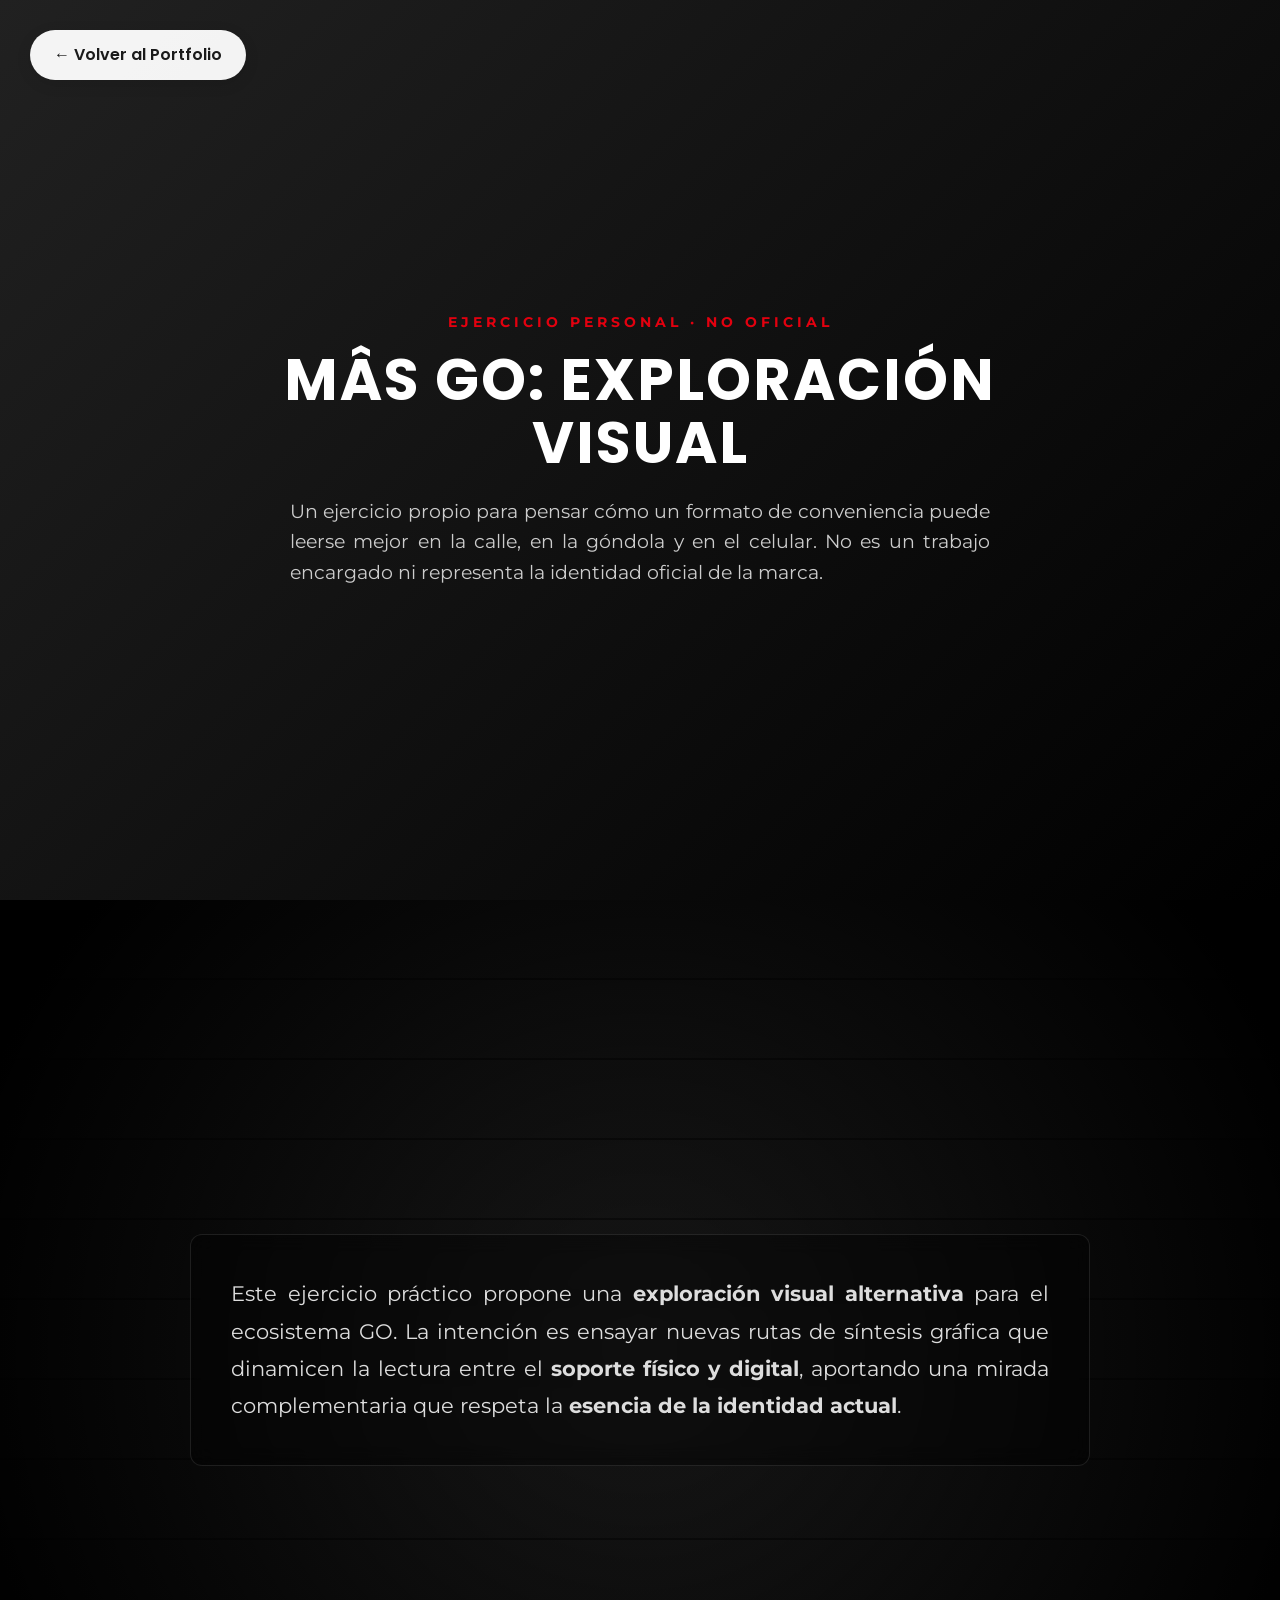
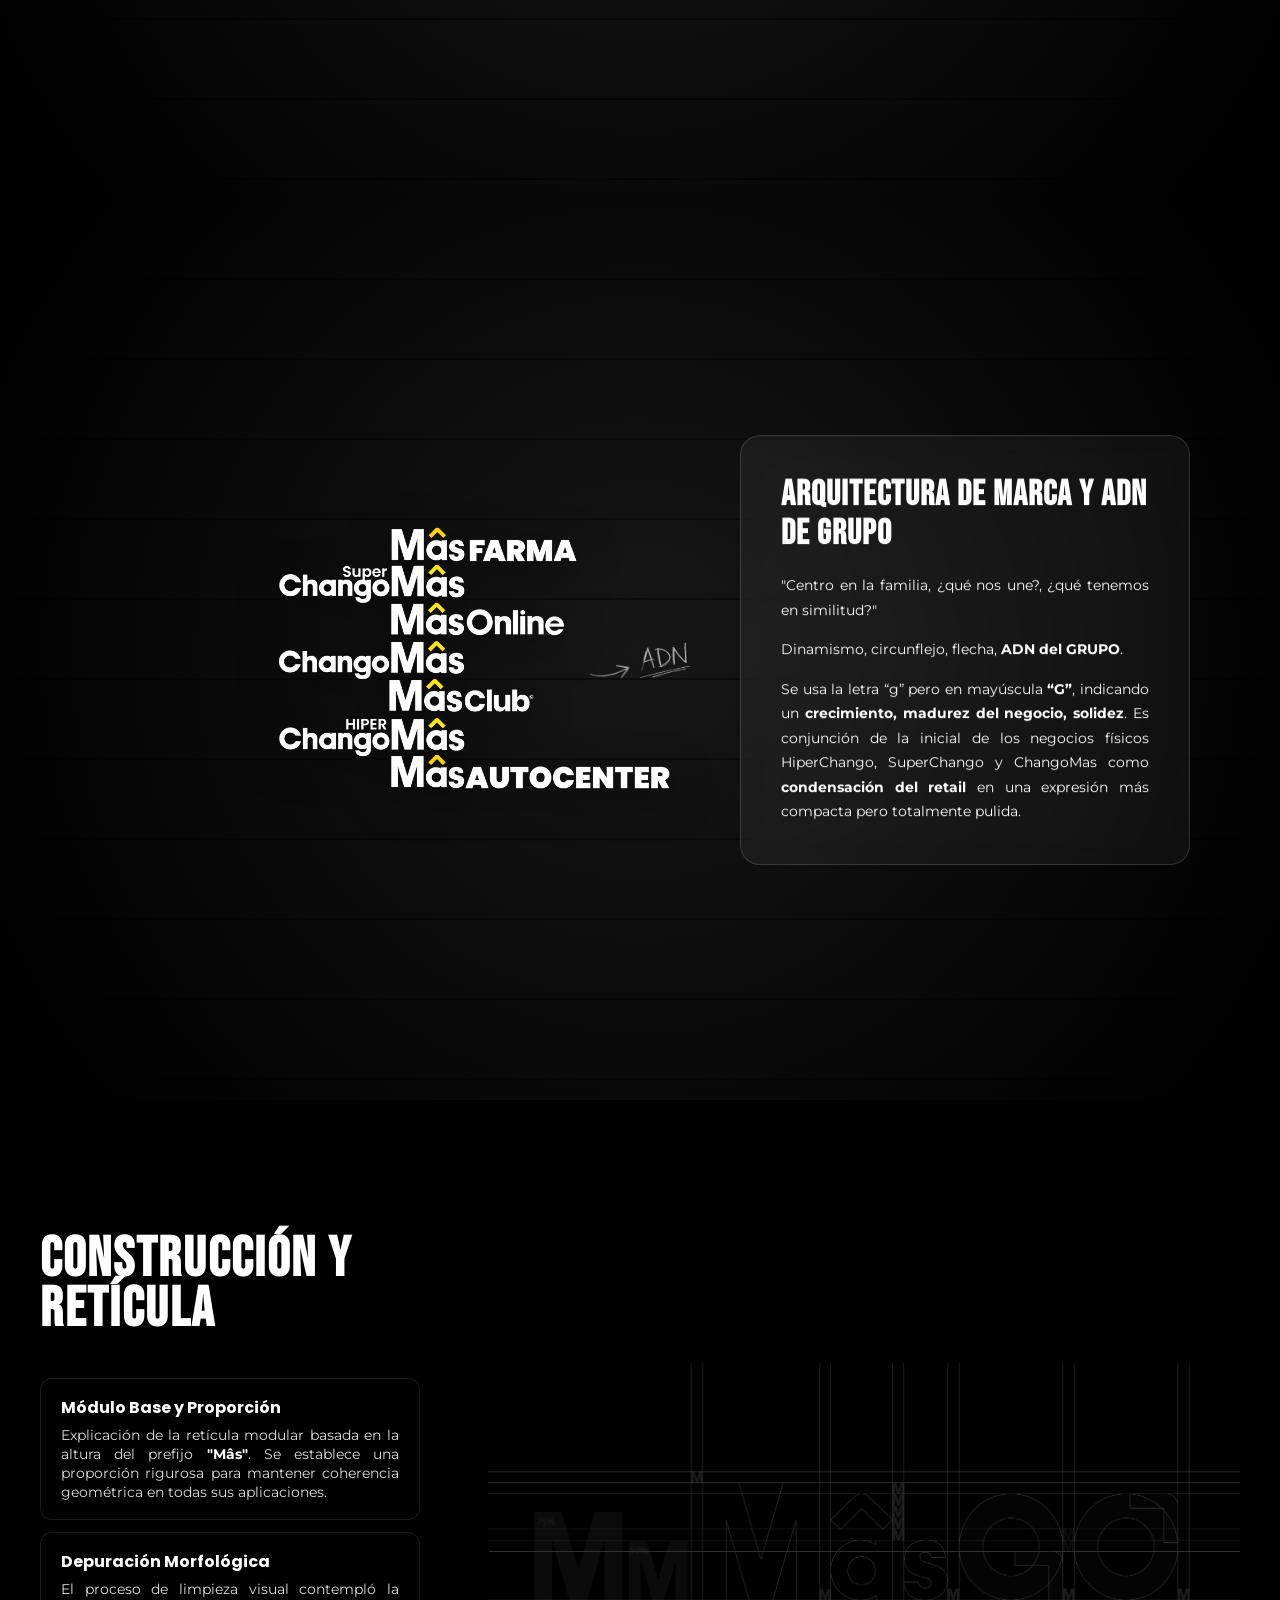
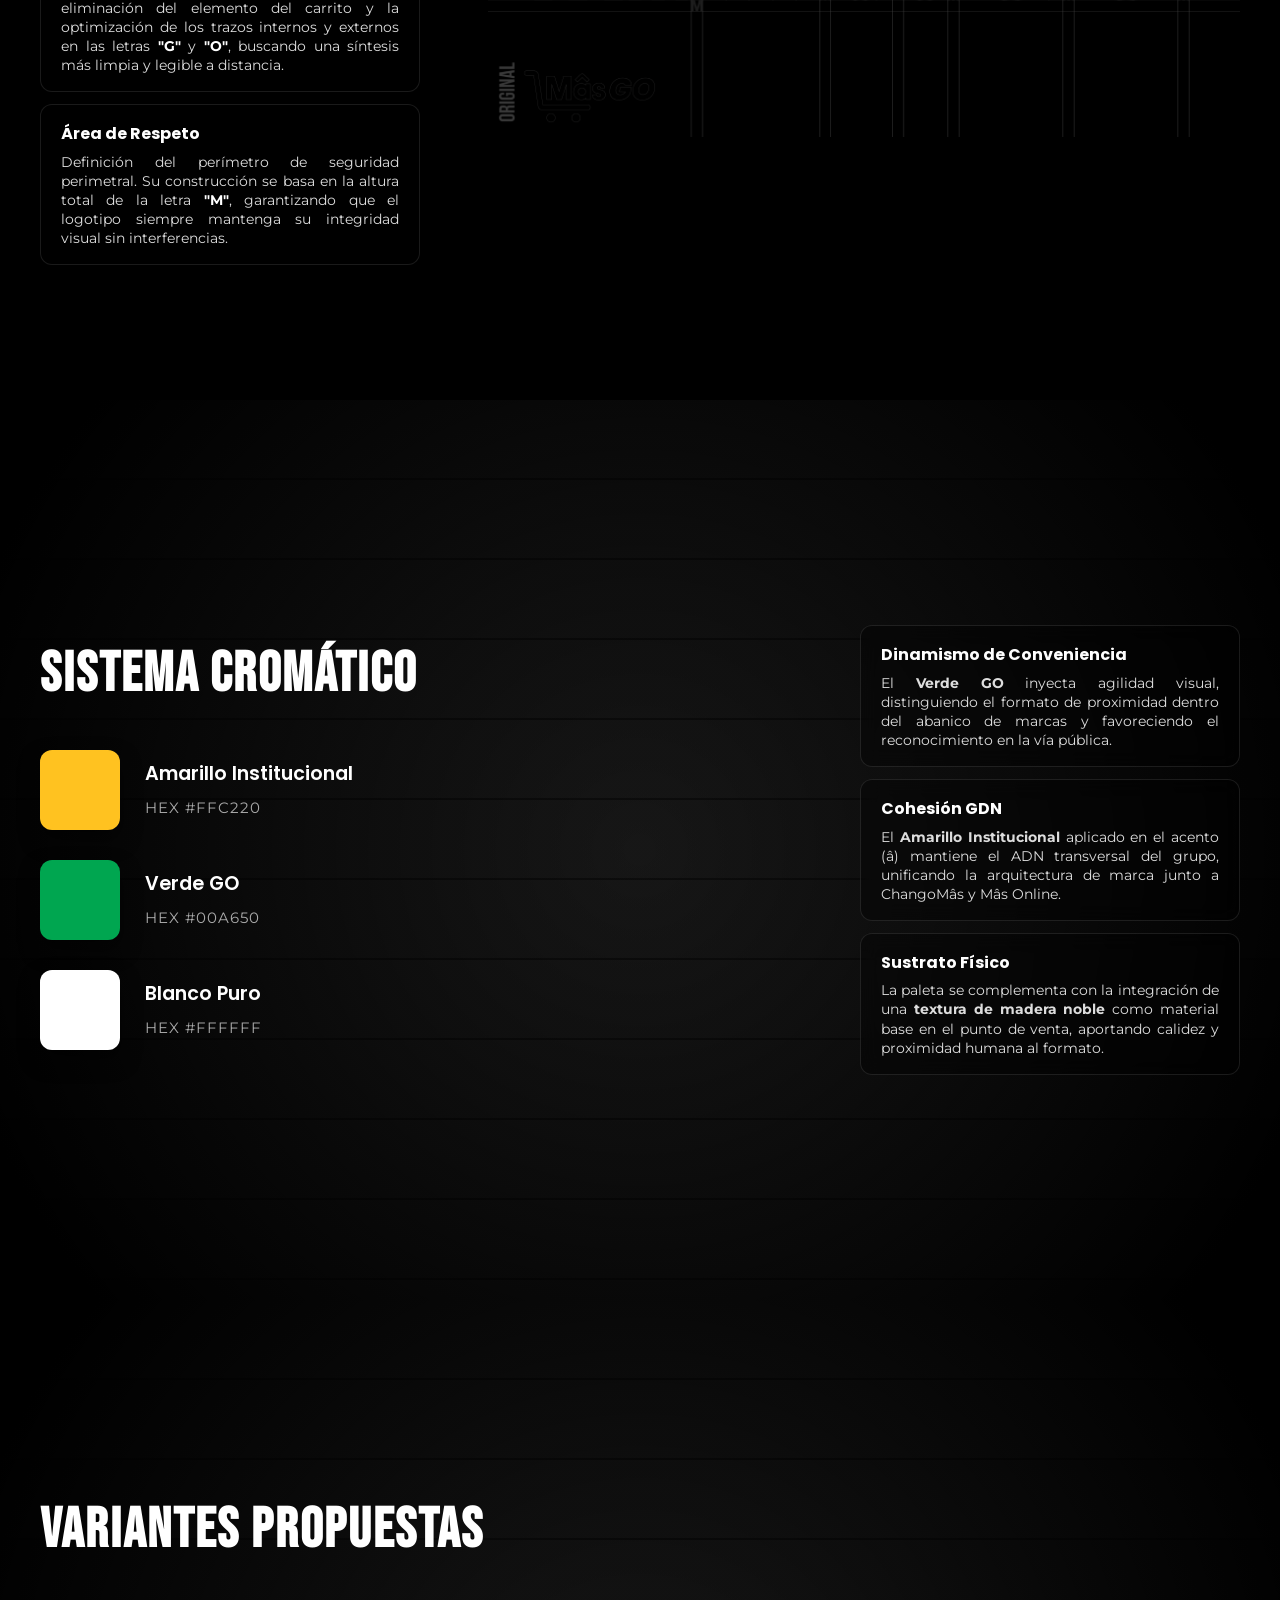
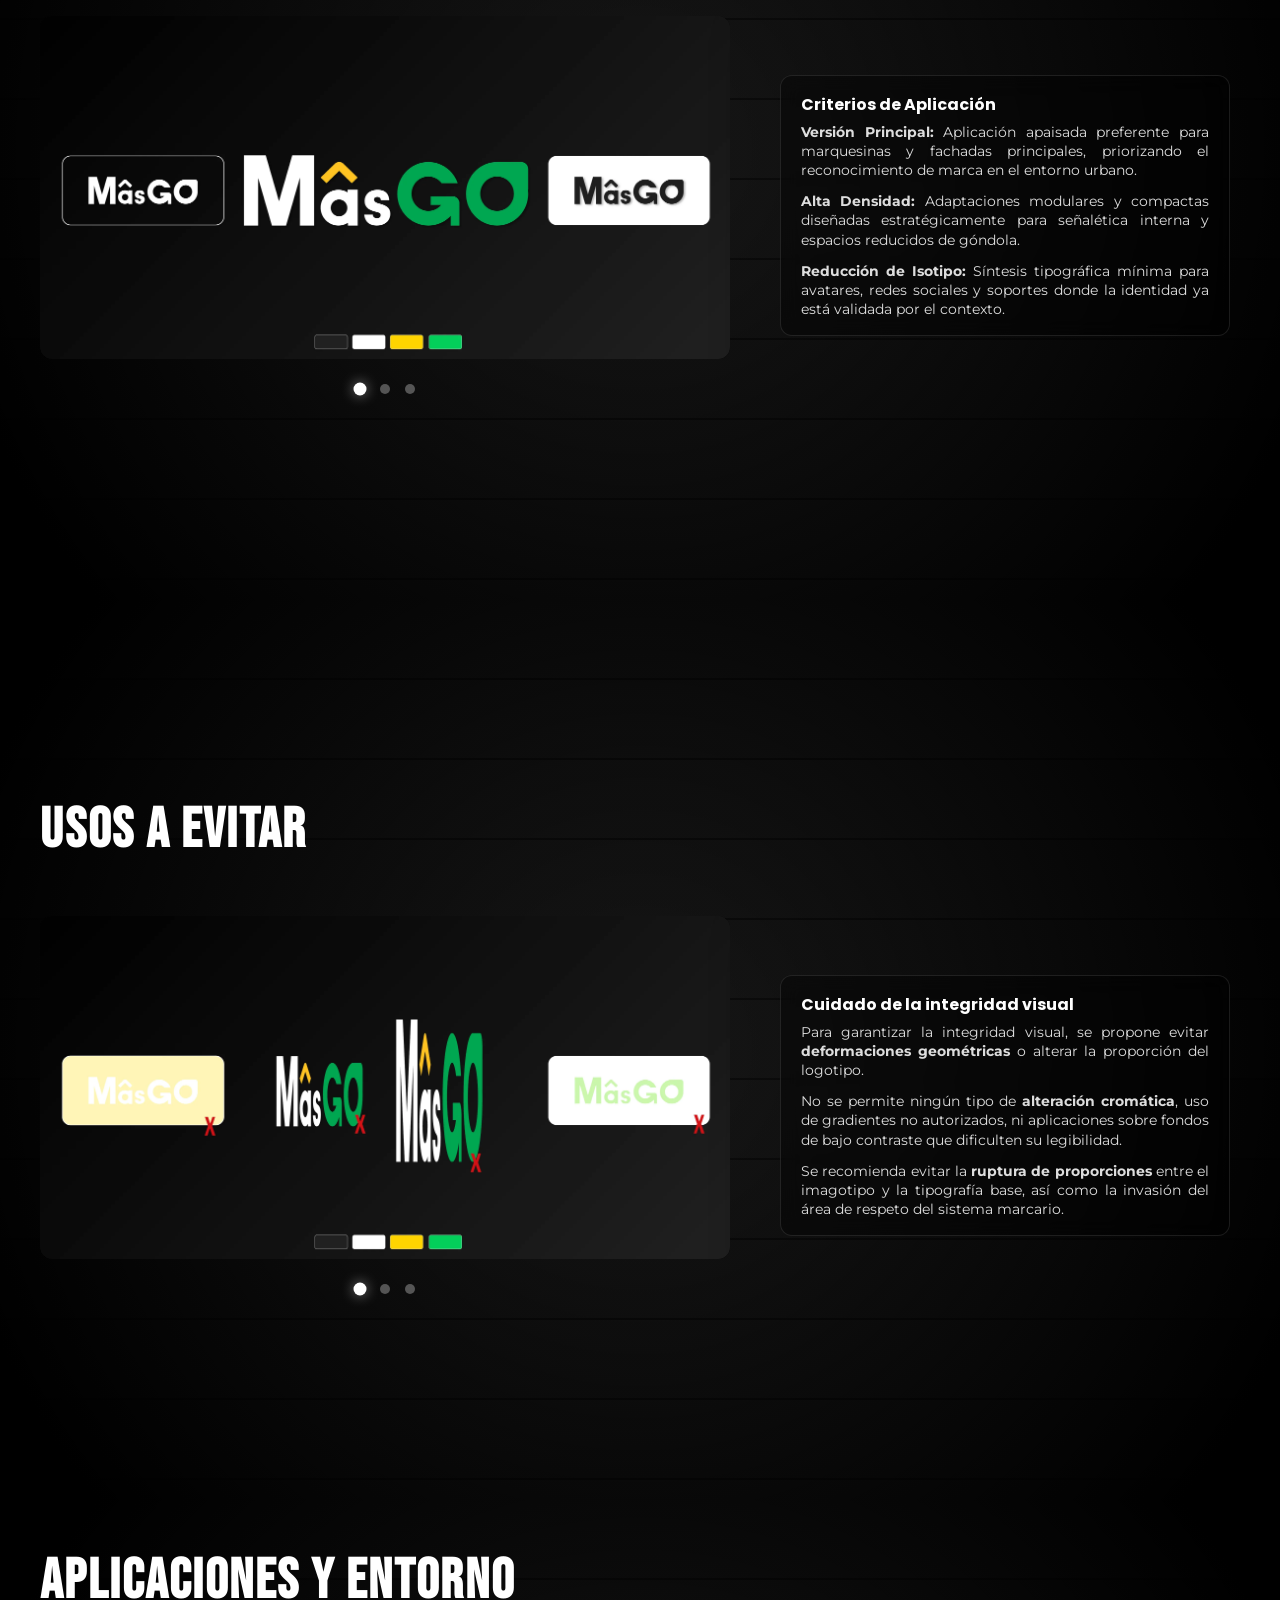
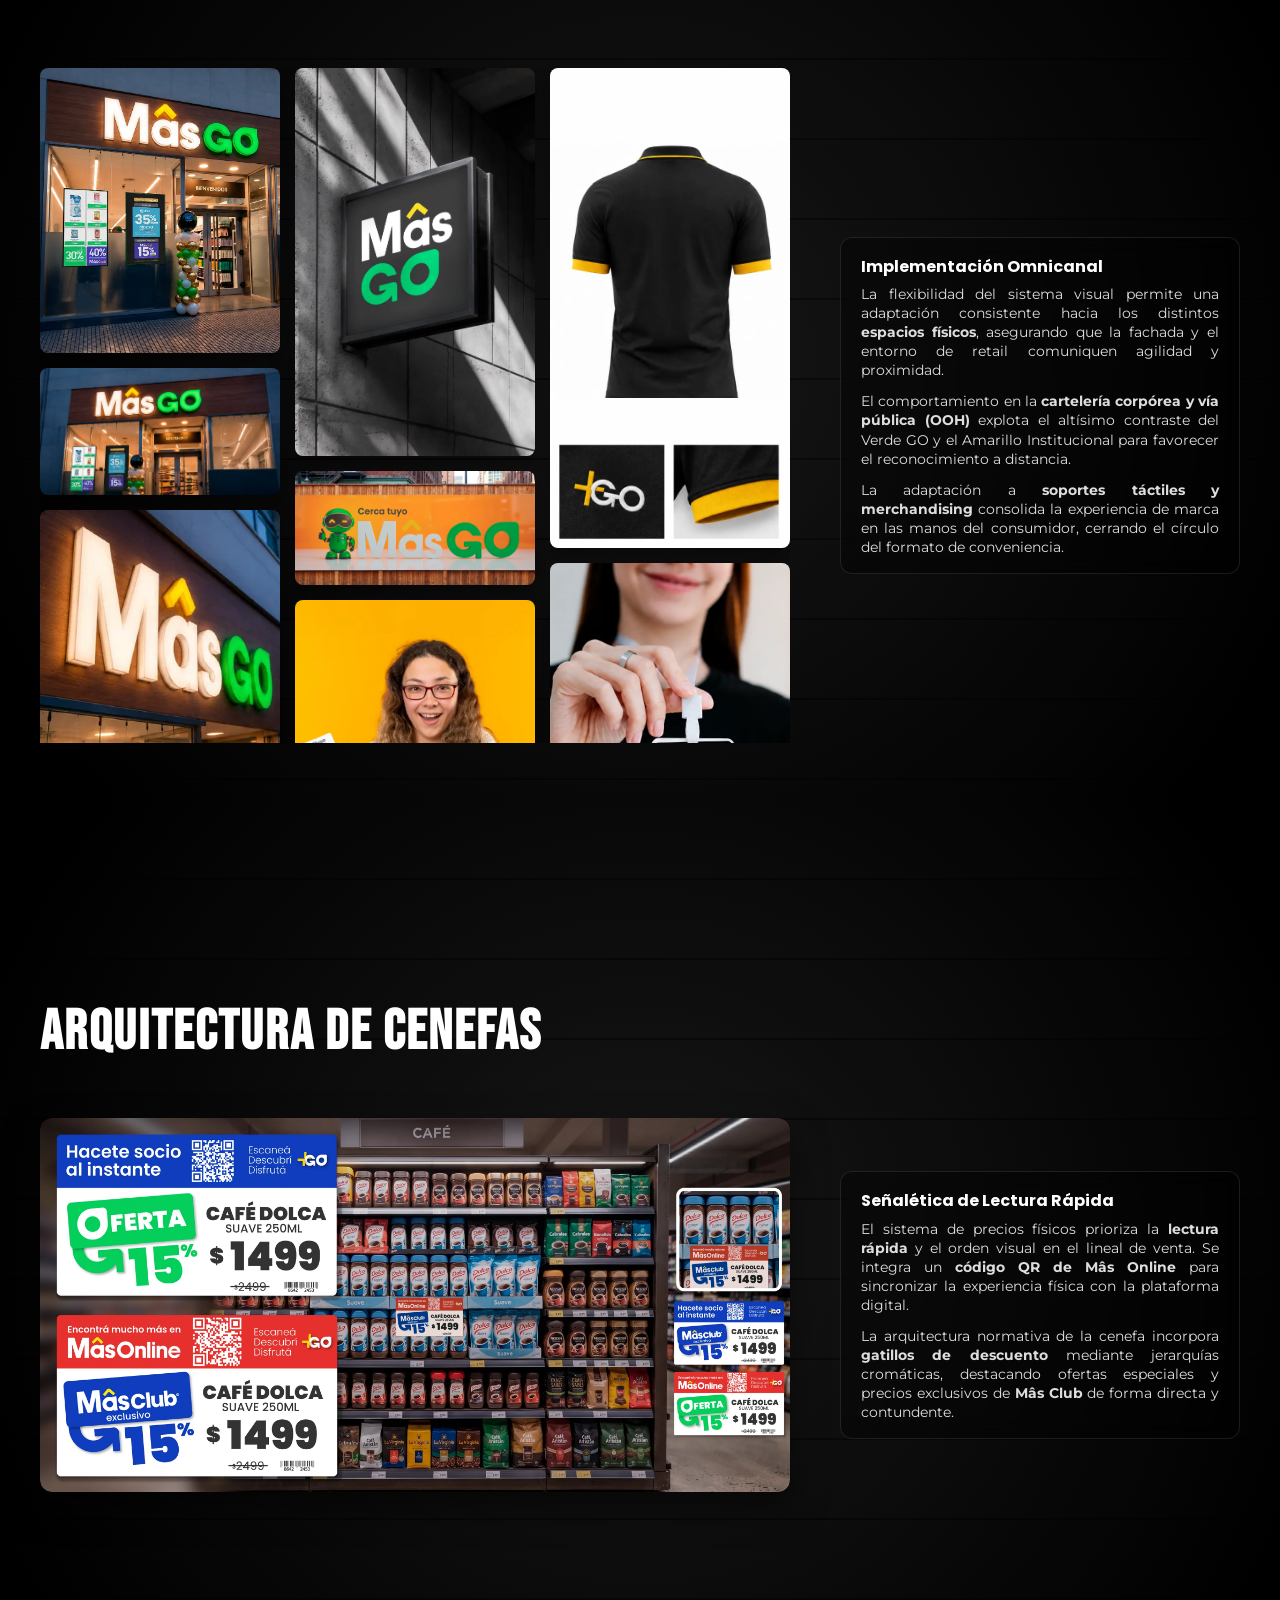
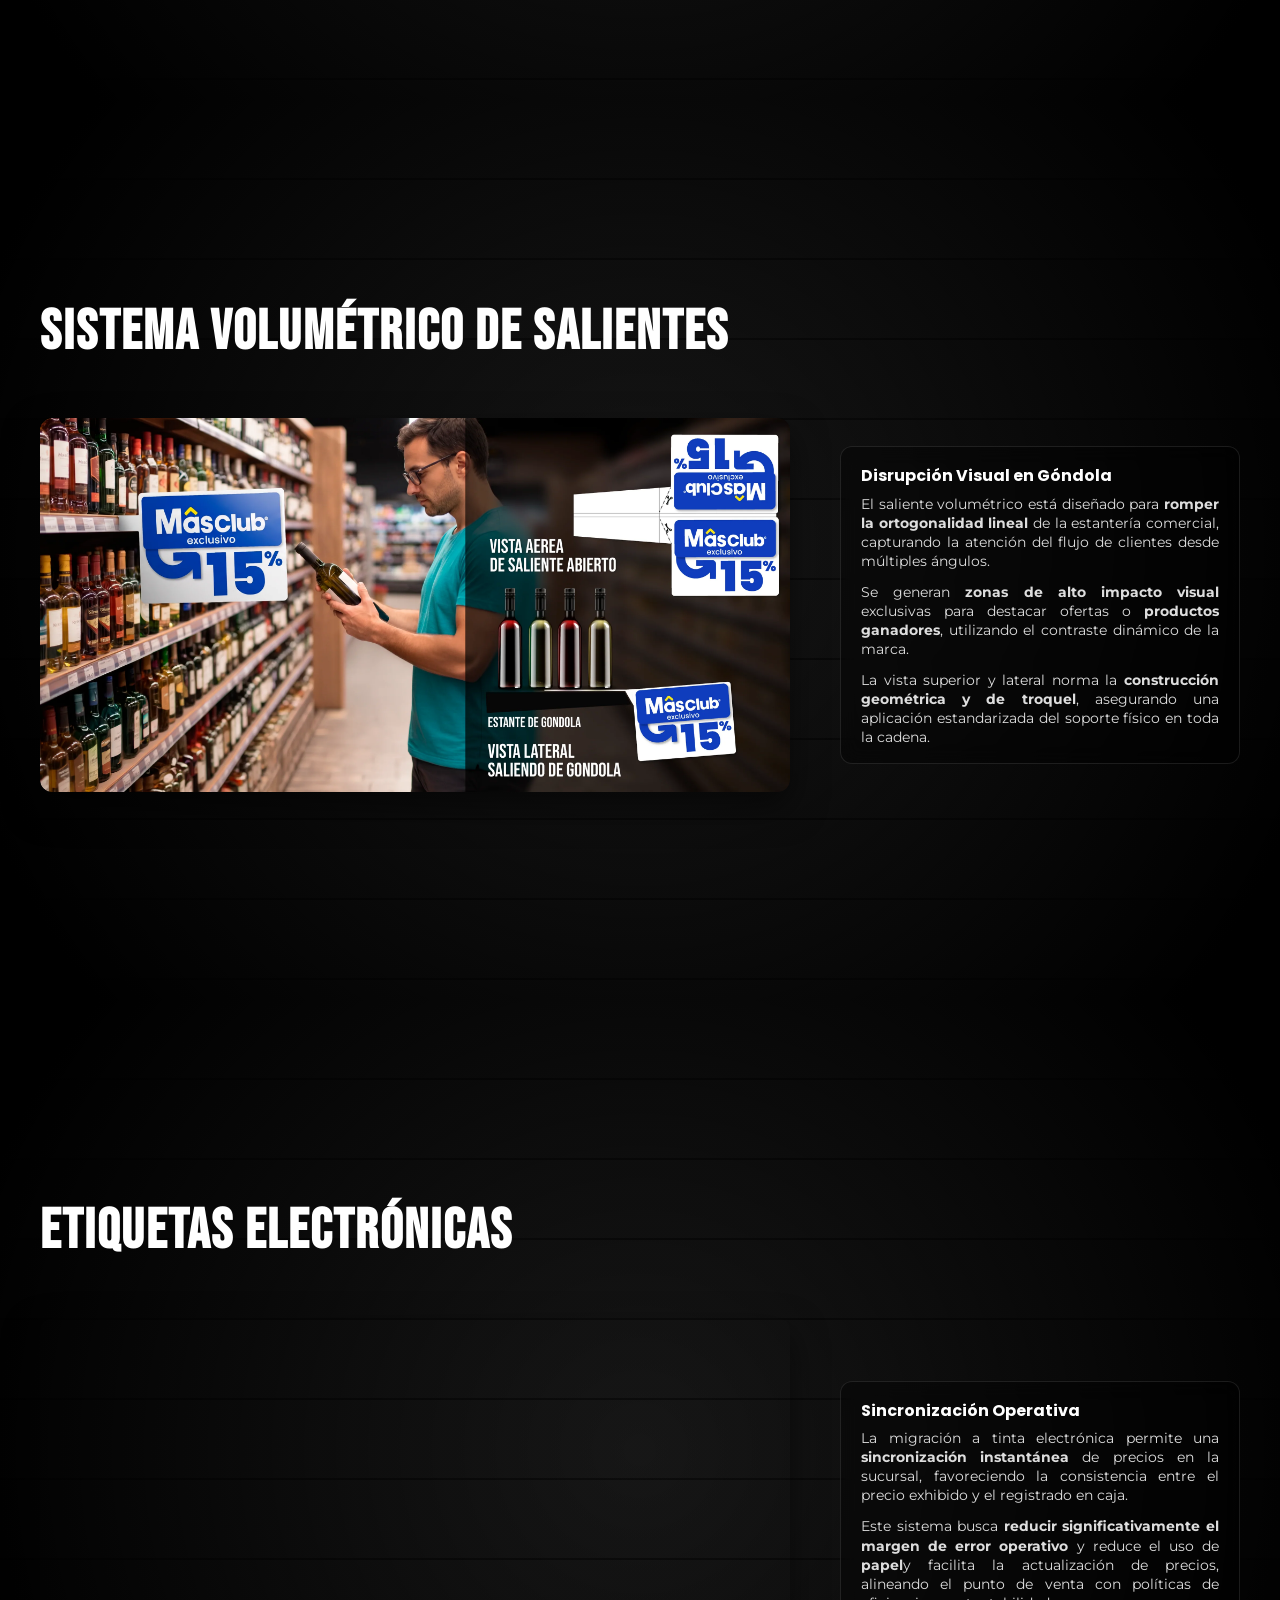
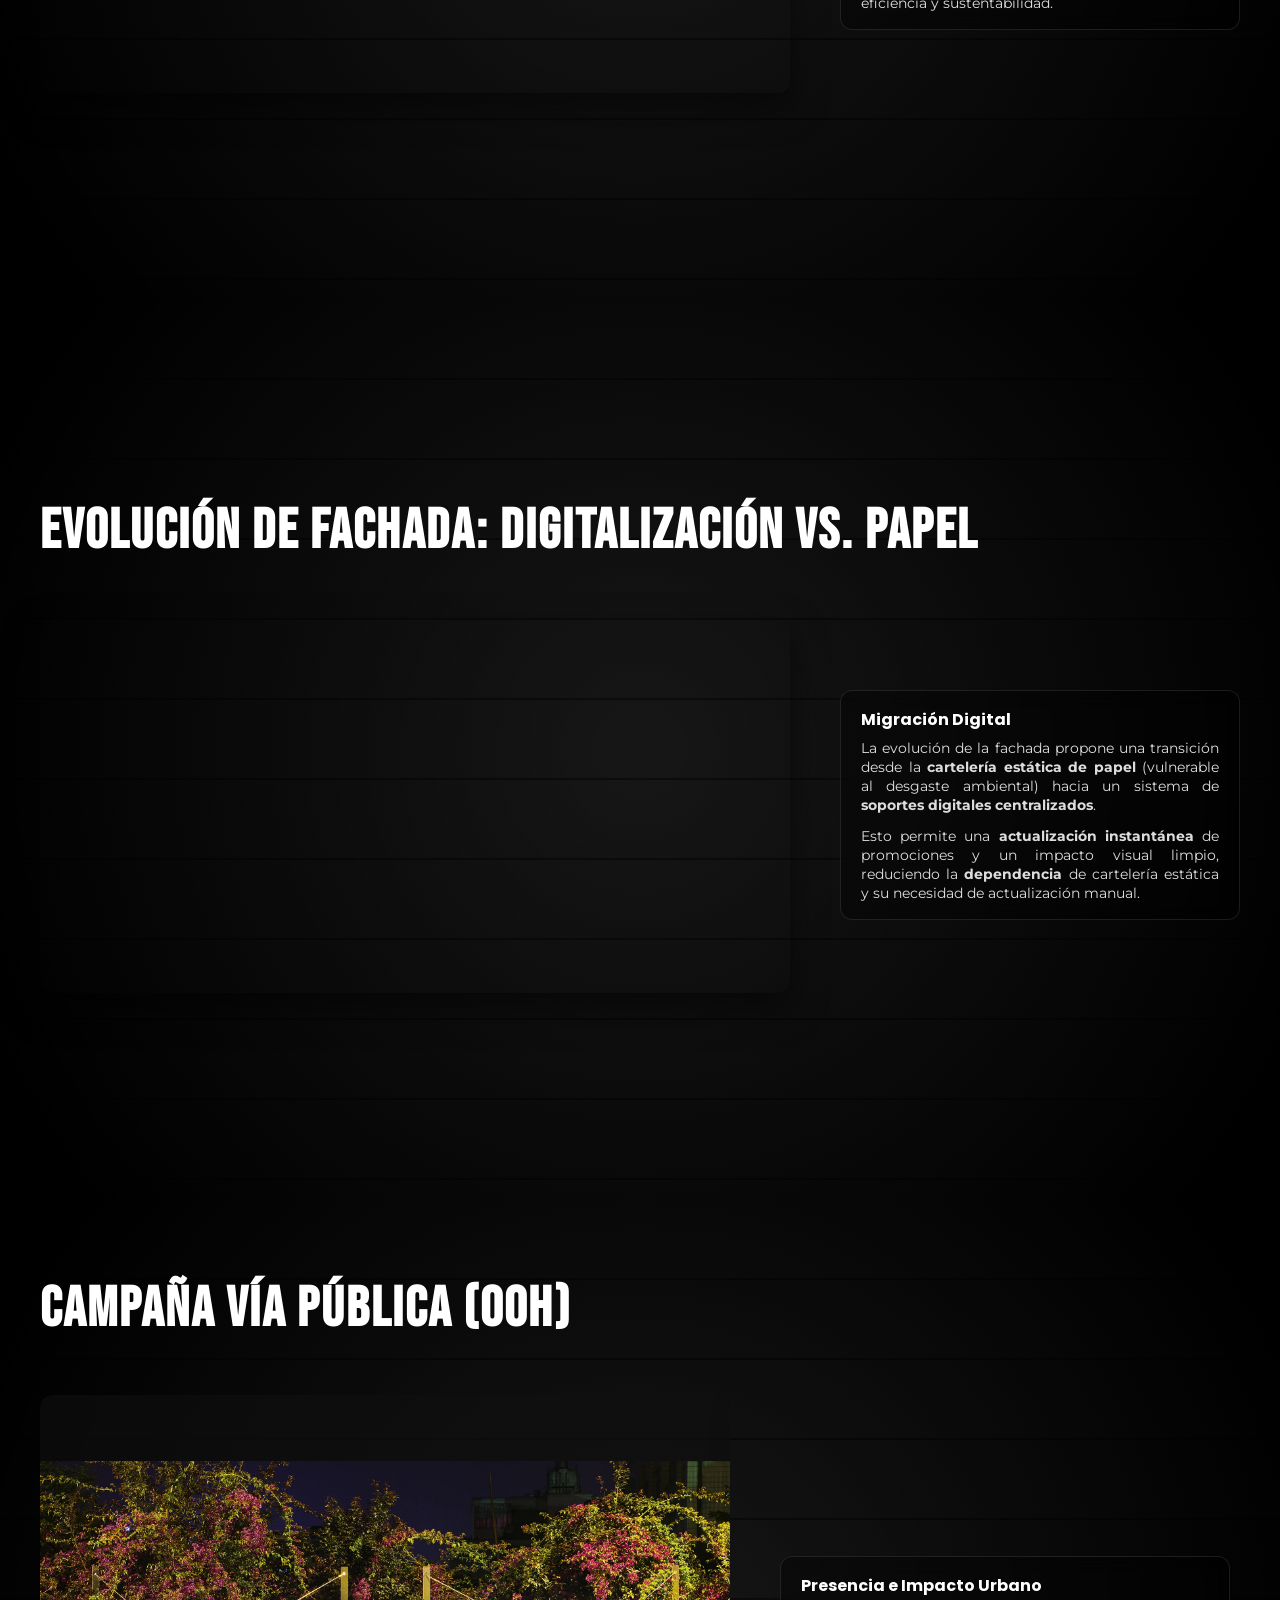
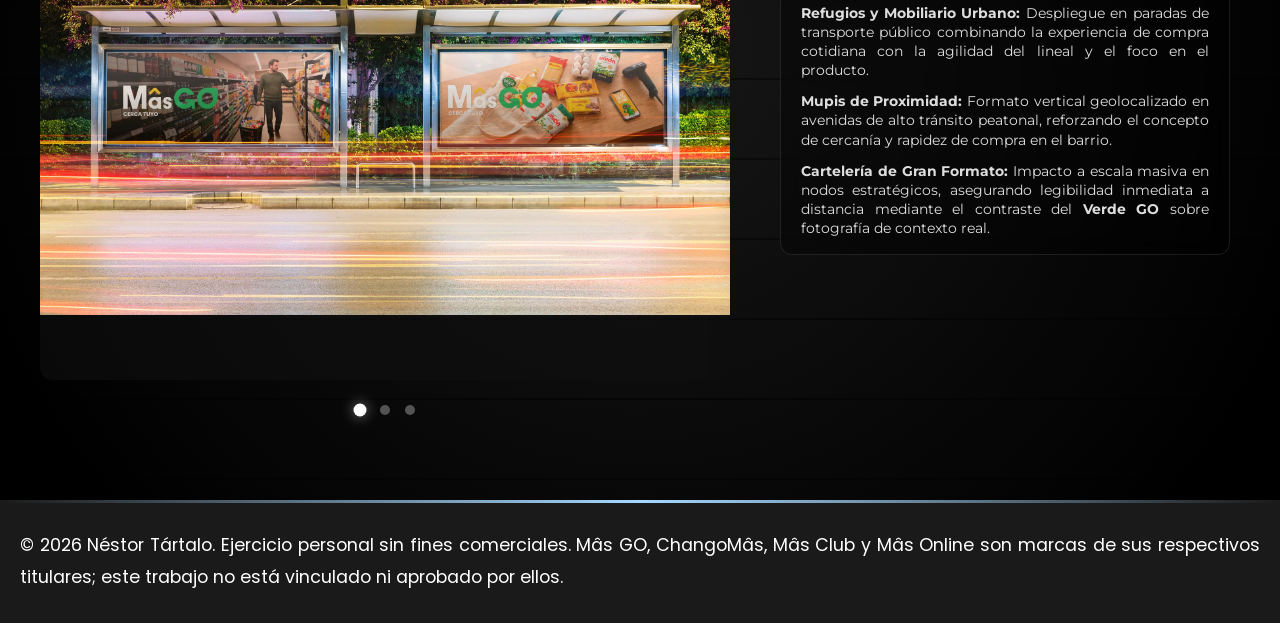
<file: mas-go-case.html>
<!DOCTYPE html>
<html lang="es">
<head>
  <meta charset="UTF-8" />
  <meta name="viewport" content="width=device-width, initial-scale=1.0" />
  <meta name="description" content="Ejercicio personal de exploración visual para un formato de conveniencia: lectura en góndola, sistema de cenefas y experiencia de compra. Por Néstor Tártalo." />
  <meta property="og:type" content="website" />
  <meta property="og:site_name" content="Néstor Tártalo" />
  <meta property="og:locale" content="es_AR" />
  <meta property="og:title" content="Mâs GO: exploración visual — Ejercicio personal" />
  <meta property="og:description" content="Ejercicio personal de exploración visual para un formato de conveniencia: lectura en góndola, sistema de cenefas y experiencia de compra. Por Néstor Tártalo." />
  <meta property="og:url" content="https://nestortartalo.vercel.app/mas-go-case.html" />
  <meta property="og:image" content="https://nestortartalo.vercel.app/imagenes/og/mas-go.jpg" />
  <meta property="og:image:width" content="1200" />
  <meta property="og:image:height" content="630" />
  <meta name="twitter:card" content="summary_large_image" />
  <title>Caso de Estudio - Mâs GO: exploración visual</title>
  <link rel="icon" type="image/x-icon" href="favicon.png" />
  <link rel="stylesheet" href="styles.css" />
  <link href="https://fonts.googleapis.com/css2?family=Bebas+Neue&family=Poppins:wght@400;600;700&family=Montserrat:wght@400;700&family=Playfair+Display:wght@700&display=swap" rel="stylesheet">
  
  <style>
    /* VARIABLES Y RESET */
    :root {
      --color-primary: #1A1A1A;
      --color-accent: #E3000F; /* Color corporativo orientativo */
      --bg-light: #F9F9F9;
    }
    
    body {
      background-color: #000000; /* Aseguramos fondo negro general para evitar parpadeos */
      margin: 0;
      padding: 0;
      font-family: 'Montserrat', sans-serif;
      color: var(--color-primary);
      overflow-x: hidden;
    }
    
    h1, h2, h3 {
      font-family: 'Poppins', sans-serif;
    }
    
    /* NAV / VOLVER */
    .back-nav {
      position: absolute;
      top: 30px;
      left: 30px;
      z-index: 100;
    }
    
    .btn-volver {
      display: inline-flex;
      align-items: center;
      padding: 12px 24px;
      background: rgba(255, 255, 255, 0.95);
      color: var(--color-primary);
      text-decoration: none;
      font-weight: 600;
      border-radius: 30px;
      transition: all 0.3s ease;
      box-shadow: 0 4px 15px rgba(0,0,0,0.1);
      font-family: 'Poppins', sans-serif;
    }
    
    .btn-volver:hover {
      background: #fff;
      transform: translateY(-2px);
      box-shadow: 0 6px 20px rgba(0,0,0,0.15);
    }

    /* HERO SECTION */
    .case-hero {
      width: 100%;
      height: 100vh;
      background: linear-gradient(135deg, #212121 0%, #000000 100%);
      position: relative;
      display: flex;
      align-items: center;
      justify-content: center;
      text-align: center;
      margin: 0;
    }
    
    .hero-content {
      position: relative;
      z-index: 10;
      max-width: 900px;
      padding: 0 20px;
    }
    
    .hero-tag {
      font-family: 'Montserrat', sans-serif;
      font-size: 0.85rem;
      text-transform: uppercase;
      letter-spacing: 4px;
      color: #E3000F;
      margin-bottom: 15px;
      font-weight: 700;
    }

    .hero-content h1 {
      font-size: clamp(2.5rem, 4.5vw, 4.5rem);
      margin-bottom: 20px;
      line-height: 1.1;
      text-transform: uppercase;
      letter-spacing: 2px;
      color: #FFFFFF;
    }
    
    .hero-content p {
      font-size: clamp(1rem, 1.5vw, 1.25rem);
      font-weight: 400;
      color: #CCCCCC;
      font-family: 'Montserrat', sans-serif;
      max-width: 700px;
      margin: 0 auto;
      line-height: 1.6;
    }

    /* MAIN CONTAINER */
    .case-container {
      max-width: 1200px;
      margin: 0 auto;
      padding: 100px 20px;
      background-color: #FFFFFF;
      position: relative;
      z-index: 2;
      border-top-left-radius: 30px;
      border-top-right-radius: 30px;
      box-shadow: 0 -20px 40px rgba(0,0,0,0.5);
    }

    /* SECCIONES TEXTO */
    .text-section {
      margin-bottom: 100px;
      display: grid;
      grid-template-columns: 1fr 1fr;
      gap: 60px;
      align-items: center;
    }
    
    .text-section.reverse {
      direction: rtl;
    }
    
    .text-section.reverse > * {
      direction: ltr;
    }
    
    .text-content h2 {
      font-size: 2.5rem;
      margin-bottom: 25px;
      position: relative;
      padding-bottom: 15px;
    }
    
    .text-content h2::after {
      content: '';
      position: absolute;
      bottom: 0; left: 0;
      width: 60px; height: 4px;
      background: var(--color-accent);
    }
    
    .text-content p {
      font-size: 1.1rem;
      line-height: 1.8;
      color: #444;
      margin-bottom: 15px;
    }
    
    .text-image img {
      width: 100%;
      border-radius: 12px;
      box-shadow: 0 15px 40px rgba(0,0,0,0.1);
      display: block;
    }

    /* GALERÍA */
    .gallery-section {
      margin-bottom: 60px;
    }
    
    .gallery-section h2 {
      text-align: center;
      font-size: 2.5rem;
      margin-bottom: 50px;
      position: relative;
    }
    
    .gallery-grid {
      display: grid;
      grid-template-columns: repeat(3, 1fr);
      gap: 30px;
    }
    
    .gallery-item {
      overflow: hidden;
      border-radius: 12px;
      box-shadow: 0 10px 30px rgba(0,0,0,0.08);
    }
    
    .gallery-item img {
      width: 100%;
      height: 100%;
      object-fit: cover;
      display: block;
      transition: transform 0.6s cubic-bezier(0.165, 0.84, 0.44, 1);
    }
    
    .gallery-item:hover img {
      transform: scale(1.05);
    }

    /* FOOTER */
    footer {
      background: #1a1a1a;
      color: #fff;
      text-align: center;
      padding: 30px 20px;
      font-family: 'Poppins', sans-serif;
      font-size: 0.9rem;
    }

    /* ECOSISTEMA DE MARCAS */
    .brand-ecosystem-section {
      background: 
        radial-gradient(circle at center, transparent 0%, #000000 90%),
        repeating-linear-gradient(180deg, rgba(25,25,25,0.7) 0px, rgba(25,25,25,0.7) 78px, rgba(12,12,12,0.9) 78px, rgba(12,12,12,0.9) 80px),
        #111111;
      height: 100vh;
      display: flex;
      flex-direction: column;
      justify-content: center;
      align-items: center;
      padding: 0 40px;
      text-align: center;
      overflow: hidden;
      margin: 0;
    }

    .ecosystem-container {
      max-width: 1200px;
      width: 100%;
      margin: 0 auto;
    }

    .ecosystem-flex-layout {
      position: relative;
      display: flex;
      justify-content: center;
      align-items: center;
      width: 100%;
      max-width: 900px;
      margin: 0 auto;
    }

    .logo-wrapper {
      display: flex;
      justify-content: center;
      align-items: center;
      width: 100%;
      opacity: 0;
      transform: translateX(-40px);
      transition: opacity 1s cubic-bezier(0.165, 0.84, 0.44, 1), transform 1s cubic-bezier(0.165, 0.84, 0.44, 1);
    }
    
    .brand-ecosystem-section.visible .logo-wrapper {
      opacity: 1;
      transform: translateX(0);
    }

    .logo-wrapper img {
      width: 100%;
      max-width: 750px;
      height: auto;
      object-fit: contain;
      filter: drop-shadow(0 10px 20px rgba(0,0,0,0.5));
    }

    .sketch-container {
      position: absolute;
      right: 280px; /* Ajuste fino hacia la izquierda */
      top: 50%;
      transform: translate(40px, -50%);
      width: 100%;
      max-width: 400px;
      z-index: 10;
      pointer-events: none;
      opacity: 0;
      transition: opacity 1s cubic-bezier(0.165, 0.84, 0.44, 1) 0.3s, transform 1s cubic-bezier(0.165, 0.84, 0.44, 1) 0.3s;
    }

    .brand-ecosystem-section.visible .sketch-container {
      opacity: 1;
      transform: translate(0, -50%);
    }

    .adn-sketch-img {
      width: 100%;
      height: auto;
      object-fit: contain;
    }
    
    .bento-box {
      position: absolute;
      right: -100px;
      top: 50%;
      transform: translate(60px, -50%);
      width: 450px;
      height: auto;
      background: rgba(255, 255, 255, 0.05);
      backdrop-filter: blur(12px);
      -webkit-backdrop-filter: blur(12px);
      border: 1px solid rgba(255, 255, 255, 0.15);
      border-radius: 20px;
      z-index: 5;
      padding: 40px;
      display: flex;
      flex-direction: column;
      justify-content: center;
      text-align: left;
      opacity: 0;
      transition: opacity 1s cubic-bezier(0.165, 0.84, 0.44, 1) 0.6s, transform 1s cubic-bezier(0.165, 0.84, 0.44, 1) 0.6s;
    }
    
    .brand-ecosystem-section.visible .bento-box {
      opacity: 1;
      transform: translate(0, -50%);
    }
    
    .bento-box h3 {
      color: #FFFFFF;
      margin-bottom: 20px;
    }
    
    .bento-box p {
      font-family: 'Montserrat', sans-serif;
      font-size: 0.9rem;
      line-height: 1.7;
      color: #FFFFFF;
      margin-bottom: 15px;
    }
    
    .bento-box p:last-child {
      margin-bottom: 0;
    }

    /* CONSTRUCCIÓN GEOMÉTRICA Y RETÍCULA */
    .grid-construction-section-dark {
      background: #000000;
      height: 100vh;
      display: flex;
      flex-direction: column;
      justify-content: center;
      align-items: center;
      padding: 0 40px;
      color: #FFFFFF;
      position: relative;
      z-index: 1; /* Para quedar debajo del main que tiene sombra */
      overflow: hidden;
      margin: 0;
    }
    
    .grid-container-dark {
      max-width: 1200px;
      width: 100%;
      margin: 0 auto;
    }

    .bg-grid-container {
      position: absolute;
      top: 0;
      right: 0;
      left: auto;
      width: 65%;
      height: 100%;
      display: flex;
      align-items: center;
      justify-content: flex-end;
      z-index: 1;
      pointer-events: none;
    }
    
    .bg-grid-image {
      width: 100%;
      height: 100%;
      object-fit: contain;
      opacity: 0.3;
      transition: all 1.2s cubic-bezier(0.19, 1, 0.22, 1);
      transform-origin: center center;
      filter: grayscale(50%) brightness(0.8);
      padding: 40px; /* add some breathing room inside its 65% area */
    }
    
    /* Interactive States for Image */
    .bg-grid-image.focus-modulo {
      transform: scale(1.15) translateX(2%);
      opacity: 0.8;
      filter: grayscale(0%) brightness(1) drop-shadow(0 0 20px rgba(227,0,15,0.4));
    }
    
    .bg-grid-image.focus-depuracion {
      transform: scale(1.2) translateX(-2%) translateY(2%);
      opacity: 0.9;
      filter: grayscale(0%) brightness(1.1) drop-shadow(0 0 30px rgba(255,255,255,0.2));
    }
    
    .bg-grid-image.focus-respeto {
      transform: scale(0.95);
      opacity: 0.7;
      filter: grayscale(20%) brightness(1.2) drop-shadow(0 0 15px rgba(227,0,15,0.3));
    }
    
    .floating-content-wrapper {
      position: relative;
      z-index: 2;
      max-width: 1200px;
      width: 100%;
      height: 100%;
      margin: 0 auto;
      display: flex;
      justify-content: flex-start; /* Moved to left */
      align-items: center;
      pointer-events: none;
    }

    .interactive-panel {
      width: 100%;
      max-width: 380px;
      pointer-events: auto;
      display: flex;
      flex-direction: column;
      gap: 12px;
    }
    
    .interactive-panel-title {
      font-size: 3.5rem; /* Ajustado sutilmente para mejor presencia */
      line-height: 0.9;
      color: #FFFFFF;
      margin-bottom: 15px;
      font-family: 'Bebas Neue', sans-serif;
      text-align: left;
      letter-spacing: 2px;
      background: none;
      -webkit-text-fill-color: #FFFFFF;
      text-shadow: none;
      border: none;
      position: relative;
    }
    
    .interactive-panel-title::after, 
    .interactive-panel-title::before {
      display: none;
      content: none;
    }

    .interactive-card {
      background: rgba(0, 0, 0, 0.35);
      backdrop-filter: blur(10px);
      -webkit-backdrop-filter: blur(10px);
      border: 1px solid rgba(255, 255, 255, 0.1);
      border-radius: 12px;
      padding: 16px 20px;
      cursor: pointer;
      transition: all 0.4s cubic-bezier(0.165, 0.84, 0.44, 1);
    }
    
    .interactive-card:hover {
      background: rgba(0, 0, 0, 0.5);
      border-color: rgba(255, 255, 255, 0.3);
      transform: translateX(-10px);
      box-shadow: -10px 10px 30px rgba(0,0,0,0.4);
    }
    
    .interactive-card h3 {
      font-size: 1rem;
      margin-bottom: 6px;
      color: #FFFFFF;
      font-family: 'Poppins', sans-serif;
      transition: transform 0.3s;
    }
    
    .interactive-card:hover h3 {
      transform: translateX(5px);
    }

    .interactive-card p {
      font-size: 0.85rem;
      line-height: 1.4;
      color: #DDDDDD;
      margin: 0;
    }
    
    .interactive-card .highlight {
      color: #FFFFFF;
      font-weight: 700;
    }
    
    /* SISTEMA CROMÁTICO */
    .color-system-section {
      /* Fondo oscuro con textura simulada de paneles de madera (horizontal) y viñeta inmersiva */
      background: 
        radial-gradient(circle at center, transparent 0%, #000000 90%),
        repeating-linear-gradient(180deg, rgba(25,25,25,0.7) 0px, rgba(25,25,25,0.7) 78px, rgba(12,12,12,0.9) 78px, rgba(12,12,12,0.9) 80px),
        #111111;
      height: 100vh;
      display: flex;
      justify-content: center;
      align-items: center;
      padding: 0 40px;
      position: relative;
      z-index: 1;
      overflow: hidden;
      margin: 0;
    }
    
    .color-split-layout {
      display: flex;
      justify-content: space-between;
      align-items: center;
      width: 100%;
      max-width: 1200px;
      height: 100%;
      gap: 60px;
      z-index: 2;
    }
    
    .color-swatches-col {
      flex: 1;
      display: flex;
      flex-direction: column;
      justify-content: center;
    }
    
    .swatches-container {
      display: flex;
      flex-direction: column;
      gap: 30px;
      margin-top: 20px;
    }
    
    .swatch-item {
      display: flex;
      align-items: center;
      gap: 25px;
      cursor: pointer;
      transition: transform 0.4s cubic-bezier(0.165, 0.84, 0.44, 1);
    }
    
    .swatch-item.is-active-color {
      transform: translateX(15px);
    }
    
    .swatch-color {
      width: 80px;
      height: 80px;
      border-radius: 12px;
      box-shadow: 0 10px 20px rgba(0,0,0,0.5);
      transition: all 0.4s cubic-bezier(0.165, 0.84, 0.44, 1);
    }
    
    .swatch-item.is-active-color .swatch-color {
      transform: scale(1.15);
      box-shadow: 0 0 30px rgba(255, 255, 255, 0.15);
      border: 2px solid rgba(255,255,255,0.8);
    }
    
    .swatch-info h4 {
      font-size: 1.2rem;
      color: #FFFFFF;
      margin-bottom: 5px;
      font-family: 'Poppins', sans-serif;
      font-weight: 600;
      margin-top: 0;
      transition: color 0.3s;
    }
    
    .swatch-info p {
      font-size: 0.95rem;
      color: #AAAAAA;
      margin: 0;
      font-family: 'Montserrat', sans-serif;
      letter-spacing: 1px;
    }

    /* Active state for cards to sync with swatches */
    .interactive-card.is-active-color {
      background: rgba(255, 255, 255, 0.08);
      border-color: rgba(255, 255, 255, 0.4);
      transform: translateX(-15px);
      box-shadow: -15px 15px 40px rgba(0,0,0,0.5);
    }
    .interactive-card.is-active-color h3 {
      transform: translateX(5px);
    }
    
    .color-cards-col {
      flex: 1;
      display: flex;
      justify-content: flex-end;
      align-items: center;
    }
    /* VARIANTES AUTORIZADAS */
    .variants-section {
      background: 
        radial-gradient(circle at center, transparent 0%, #000000 90%),
        repeating-linear-gradient(180deg, rgba(25,25,25,0.7) 0px, rgba(25,25,25,0.7) 78px, rgba(12,12,12,0.9) 78px, rgba(12,12,12,0.9) 80px),
        #111111;
      height: 100vh;
      display: flex;
      justify-content: center;
      align-items: center;
      padding: 0 40px;
      position: relative;
      z-index: 1;
      overflow: hidden;
      margin: 0;
    }

    .variants-layout {
      display: flex;
      flex-direction: column;
      width: 100%;
      max-width: 1200px;
      height: 100%;
      justify-content: center;
      gap: 30px;
      z-index: 2;
    }

    .variants-content-split {
      display: flex;
      align-items: center;
      justify-content: space-between;
      gap: 50px;
      width: 100%;
    }

    .variants-gallery-container {
      flex: 1.2;
      display: flex;
      flex-direction: column;
      gap: 20px;
      width: 100%;
    }

    .variants-slider {
      display: flex;
      overflow-x: auto;
      scroll-snap-type: x mandatory;
      scroll-behavior: smooth;
      gap: 20px;
      border-radius: 12px;
      -ms-overflow-style: none;  
      scrollbar-width: none;  
    }
    
    .variants-slider::-webkit-scrollbar {
      display: none;
    }

    .variant-slide {
      flex: 0 0 100%;
      scroll-snap-align: center;
      border-radius: 12px;
      box-shadow: 0 15px 35px rgba(0,0,0,0.5);
      background: rgba(255,255,255,0.03); 
    }
    
    .variant-slide img {
      width: 100%;
      height: auto;
      display: block;
      border-radius: 12px;
      object-fit: contain;
    }

    .variants-controls {
      display: flex;
      justify-content: center;
      gap: 15px;
      margin-top: 5px;
    }
    
    .variant-btn {
      width: 10px;
      height: 10px;
      border-radius: 50%;
      background: rgba(255,255,255,0.3);
      border: none;
      cursor: pointer;
      transition: all 0.3s ease;
      padding: 0;
    }
    
    .variant-btn:hover, .variant-btn.active {
      background: #FFFFFF;
      transform: scale(1.3);
      box-shadow: 0 0 10px rgba(255,255,255,0.5);
    }

    .variants-info {
      flex: 0.8;
      display: flex;
      flex-direction: column;
      justify-content: center;
    }
    
    .variants-card-container {
      width: 100%;
      max-width: 450px;
    }

    /* GRID MOSAICO APLICACIONES (MARQUEE VERTICAL) */
    .marquee-window {
      flex: 1.5;
      height: 75vh;
      overflow: hidden;
      position: relative;
    }

    .marquee-track {
      display: flex;
      flex-direction: column;
      gap: 15px;
      animation: verticalMarquee 40s linear infinite;
    }

    .marquee-track:hover {
      animation-play-state: paused;
    }

    @keyframes verticalMarquee {
      0% { transform: translateY(0); }
      100% { transform: translateY(calc(-50% - 7.5px)); }
    }

    .app-mosaic-container {
      column-count: 3;
      column-gap: 15px;
      width: 100%;
    }

    .mosaic-item {
      break-inside: avoid;
      margin-bottom: 15px;
      border-radius: 8px;
      overflow: hidden;
      box-shadow: 0 10px 25px rgba(0,0,0,0.4);
      /* Eliminada la opacidad 0 y transform para que fluyan nativamente en el marquee */
    }

    .mosaic-item img {
      width: 100%;
      height: auto;
      display: block;
      transition: transform 0.8s cubic-bezier(0.4, 0, 0.2, 1);
      transform-origin: center center;
    }

    .mosaic-item:hover img {
      transform: scale(1.15);
    }
    /* PRICING Y SEÑALÉTICA */
    .pricing-block {
      display: flex;
      gap: 40px;
      margin-bottom: 60px;
      align-items: center;
      flex-wrap: wrap;
      width: 100%;
    }

    .pricing-block.reverse-block {
      flex-direction: row-reverse;
    }

    .pricing-gallery {
      gap: 20px;
    }

    .pricing-info {
      flex: 1;
      display: flex;
      justify-content: center;
    }

    .pricing-img { /* Dual images */
      height: auto;
      border-radius: 12px;
      box-shadow: 0 15px 35px rgba(0,0,0,0.5);
      object-fit: cover;
    }

    .pricing-img.full-img {
      width: 100%;
    }

    .interactive-zoom:hover {
      transform: scale(1.5);
    }

    @media (max-width: 900px) {
      .pricing-block.reverse-block {
        flex-direction: column;
      }
      .grid-split-layout {
        grid-template-columns: 1fr;
        gap: 40px;
      }
      .ecosystem-flex-layout {
        flex-direction: column;
      }
      .sketch-container {
        position: relative;
        right: auto;
        top: auto;
        transform: none;
        margin-top: 20px;
        max-width: 300px;
      }
      .bento-box {
        position: relative;
        right: auto;
        top: auto;
        transform: none;
        width: 100%;
        max-width: 400px;
        margin-top: 20px;
      }
      .text-section {
        grid-template-columns: 1fr;
        gap: 40px;
      }
      .text-section.reverse {
        direction: ltr;
      }
      .gallery-grid {
        grid-template-columns: 1fr;
      }
    }

    /* AJUSTE PARA SLIDER VÍA PÚBLICA (MEZCLA VERTICAL / HORIZONTAL) */
    .ooh-slider {
      height: 65vh;
    }

    .ooh-slider .variant-slide {
      height: 100%;
      display: flex;
      align-items: center;
      justify-content: center;
      background: rgba(15, 15, 15, 0.6);
    }

    .ooh-slider .variant-slide img {
      width: 100%;
      height: 100%;
      object-fit: contain;
    }

    /* =============================================== */
    /* ESTILOS MOVIDOS DESDE mas-go-case.html (antes inline) */
    /* =============================================== */
    .mg-variants-layout {
      height: auto;
      min-height: 40vh;
      display: flex;
      align-items: center;
      justify-content: center;
      padding: 100px 20px;
    }

    .mg-variants-info {
      flex: 1;
      max-width: 900px;
      display: flex;
      justify-content: center;
    }

    .mg-interactive-card {
      max-width: 100%;
      text-align: center;
      padding: 40px;
    }

    .interactive-card .mg-interactive-card-p {
      font-size: 1.3rem;
      line-height: 1.8;
    }

    .mg-bento-box-h3 {
      font-family: 'Bebas Neue', sans-serif;
      font-size: 2.2rem;
      letter-spacing: 1px;
      line-height: 1.1;
      text-transform: none;
    }

    .mg-swatch-color {
      background-color: #FFC220;
    }

    .mg-swatch-color-2 {
      background-color: #00A650;
    }

    .mg-swatch-color-3 {
      background-color: #FFFFFF;
      border: 1px solid rgba(255,255,255,0.2);
    }

    .interactive-card .mg-interactive-card-p-2 {
      margin-bottom: 12px;
    }

    .mg-pricing-gallery {
      flex: 1.5;
      display: flex;
      align-items: center;
      justify-content: center;
    }

    .mg-interactive-pan-container {
      width: 100%;
      border-radius: 12px;
      overflow: hidden;
      box-shadow: 0 15px 35px rgba(0,0,0,0.5);
      cursor: crosshair;
      position: relative;
    }

    .mg-pricing-img {
      transition: transform 0.6s ease-in-out;
      display: block;
      transform-origin: center center;
    }

    .mg-pricing-img-2 {
      box-shadow: 0 15px 35px rgba(0,0,0,0.5);
      border-radius: 12px;
      object-fit: cover;
    }

    .mg-pricing-img-3 {
      transition: transform 0.6s ease-in-out;
      display: block;
      transform-origin: center center;
      object-fit: cover;
    }

    /* Hero en móvil: ocupa todo el ancho (igual que el inicio) */
    @media (max-width: 768px) {
      .hero-content {
        max-width: 100%;
        padding: 0;
        width: 100%;
      }
    }
  </style>
  <style id="mobile-fix">
    /* Ajustes solo para celular: el escritorio no cambia */
    @media (max-width: 767px) {
      .grid-construction-section-dark, .color-system-section, .variants-section { height: auto; min-height: 0; padding: 56px 16px; }
      .brand-ecosystem-section { padding-inline: 16px; }
      .variants-layout, .color-split-layout, .floating-content-wrapper { height: auto; }
      .variants-content-split, .color-split-layout, .ecosystem-flex-layout { flex-direction: column; align-items: stretch; gap: 28px; }
      .variants-gallery-container, .variants-info, .marquee-window, .color-swatches-col, .color-cards-col, .mg-pricing-gallery { flex: none; width: 100%; max-width: 100%; }
      .marquee-window { height: 60vh; }
      .variants-card-container, .mg-interactive-card, .bento-box, .interactive-panel, .sketch-container { width: 100%; max-width: none; box-sizing: border-box; }
      .mg-variants-layout, .mg-variants-info { max-width: none; width: 100%; }
      .interactive-panel-title { font-size: 2.6rem; }
      .hero-content { padding-inline: 16px; box-sizing: border-box; }
      .hero-content p, footer p { text-align: left; }
      .interactive-card p, .interactive-card .mg-interactive-card-p, .interactive-card .mg-interactive-card-p-2, .interactive-card .highlight, .interactive-card p strong, .bento-box p, .bento-box p strong { font-size: 15px; line-height: 1.5; text-align: left; }
      .interactive-card { max-height: none; overflow: visible; }
      .swatch-item.is-active-color { transform: none; }
      .ooh-slider { height: auto; aspect-ratio: 4 / 3; }
      .variants-controls { gap: 0; }
      .variant-btn, .variant-btn:hover, .variant-btn.active { position: relative; width: 44px; height: 44px; background: transparent; transform: none; box-shadow: none; }
      .variant-btn::before { content: ''; position: absolute; left: 50%; top: 50%; width: 10px; height: 10px; margin: -5px; border-radius: 50%; background: rgba(255,255,255,0.3); }
      .variant-btn.active::before { background: #fff; box-shadow: 0 0 10px rgba(255,255,255,0.5); transform: scale(1.3); }
    }
  </style>
</head>
<body>

  <!-- NAVEGACIÓN -->
  <div class="back-nav">
    <a href="index.html" class="btn-volver">← Volver al Portfolio</a>
  </div>

  <!-- HERO SECTION -->
  <header class="case-hero">
    <div class="hero-content">
      <div class="hero-tag">Ejercicio personal · No oficial</div>
      <h1>Mâs GO: exploración visual</h1>
      <p>Un ejercicio propio para pensar cómo un formato de conveniencia puede leerse mejor en la calle, en la góndola y en el celular. No es un trabajo encargado ni representa la identidad oficial de la marca.</p>
    </div>
  </header>

  <!-- MANIFIESTO CONCEPTUAL -->
  <section class="variants-section">
    <div class="variants-layout mg-variants-layout">
      <div class="variants-info mg-variants-info">
        <div class="interactive-card variants-card-container mg-interactive-card">
          <p class="mg-interactive-card-p">
            Este ejercicio práctico propone una <strong>exploración visual alternativa</strong> para el ecosistema GO. La intención es ensayar nuevas rutas de síntesis gráfica que dinamicen la lectura entre el <strong>soporte físico y digital</strong>, aportando una mirada complementaria que respeta la <strong>esencia de la identidad actual</strong>.
          </p>
        </div>
      </div>
    </div>
  </section>

  <!-- ECOSISTEMA DE MARCAS -->
  <section class="brand-ecosystem-section">
    <div class="ecosystem-container">
      <div class="ecosystem-flex-layout">
        <div class="logo-wrapper">
          <img src="imagenes/MasGO/logos.webp" alt="Ecosistema de Marcas Mâs GO">
        </div>
        <div class="sketch-container">
          <img src="imagenes/MasGO/ADN.webp" alt="ADN - Ecosistema de Marcas" class="adn-sketch-img">
        </div>
        <div class="bento-box">
          <h3 class="mg-bento-box-h3">ARQUITECTURA DE MARCA Y ADN DE GRUPO</h3>
          <p>"Centro en la familia, ¿qué nos une?, ¿qué tenemos en similitud?"</p>
          <p>Dinamismo, circunflejo, flecha, <strong>ADN del GRUPO</strong>.</p>
          <p>Se usa la letra “g” pero en mayúscula <strong>“G”</strong>, indicando un <strong>crecimiento, madurez del negocio, solidez</strong>. Es conjunción de la inicial de los negocios físicos HiperChango, SuperChango y ChangoMas como <strong>condensación del retail</strong> en una expresión más compacta pero totalmente pulida.</p>
        </div>
      </div>
    </div>
  </section>

  <!-- CONSTRUCCIÓN GEOMÉTRICA Y RETÍCULA -->
  <section class="grid-construction-section-dark">
    <div class="bg-grid-container">
      <img loading="lazy" decoding="async" src="imagenes/MasGO/M_GO_grid.png" alt="Plano técnico y retícula Mâs GO" class="bg-grid-image" id="bg-grid-image">
    </div>
    
    <div class="floating-content-wrapper">
      <div class="interactive-panel">
        <h2 class="interactive-panel-title">Construcción y Retícula</h2>
        
        <div class="interactive-card" data-focus="focus-modulo">
          <h3>Módulo Base y Proporción</h3>
          <p>Explicación de la retícula modular basada en la altura del prefijo <span class="highlight">"Mâs"</span>. Se establece una proporción rigurosa para mantener coherencia geométrica en todas sus aplicaciones.</p>
        </div>
        
        <div class="interactive-card" data-focus="focus-depuracion">
          <h3>Depuración Morfológica</h3>
          <p>El proceso de limpieza visual contempló la eliminación del elemento del carrito y la optimización de los trazos internos y externos en las letras <span class="highlight">"G"</span> y <span class="highlight">"O"</span>, buscando una síntesis más limpia y legible a distancia.</p>
        </div>
        
        <div class="interactive-card" data-focus="focus-respeto">
          <h3>Área de Respeto</h3>
          <p>Definición del perímetro de seguridad perimetral. Su construcción se basa en la altura total de la letra <span class="highlight">"M"</span>, garantizando que el logotipo siempre mantenga su integridad visual sin interferencias.</p>
        </div>
      </div>
    </div>
  </section>

  <!-- SISTEMA CROMÁTICO -->
  <section class="color-system-section">
    <div class="color-split-layout">
      <!-- Columna Izquierda: Swatches -->
      <div class="color-swatches-col">
        <h2 class="interactive-panel-title">SISTEMA CROMÁTICO</h2>
        
        <div class="swatches-container">
          <div class="swatch-item" data-color-index="1">
            <div class="swatch-color mg-swatch-color"></div>
            <div class="swatch-info">
              <h4>Amarillo Institucional</h4>
              <p>HEX #FFC220</p>
            </div>
          </div>
          <div class="swatch-item" data-color-index="2">
            <div class="swatch-color mg-swatch-color-2"></div>
            <div class="swatch-info">
              <h4>Verde GO</h4>
              <p>HEX #00A650</p>
            </div>
          </div>
          <div class="swatch-item" data-color-index="3">
            <div class="swatch-color mg-swatch-color-3"></div>
            <div class="swatch-info">
              <h4>Blanco Puro</h4>
              <p>HEX #FFFFFF</p>
            </div>
          </div>
        </div>
      </div>
      
      <!-- Columna Derecha: Tarjetas Flotantes -->
      <div class="color-cards-col">
        <div class="interactive-panel">
          <div class="interactive-card" data-color-index="2">
            <h3>Dinamismo de Conveniencia</h3>
            <p>El <strong>Verde GO</strong> inyecta agilidad visual, distinguiendo el formato de proximidad dentro del abanico de marcas y favoreciendo el reconocimiento en la vía pública.</p>
          </div>
          <div class="interactive-card" data-color-index="1">
            <h3>Cohesión GDN</h3>
            <p>El <strong>Amarillo Institucional</strong> aplicado en el acento (â) mantiene el ADN transversal del grupo, unificando la arquitectura de marca junto a ChangoMâs y Mâs Online.</p>
          </div>
          <div class="interactive-card" data-color-index="3">
            <h3>Sustrato Físico</h3>
            <p>La paleta se complementa con la integración de una <strong>textura de madera noble</strong> como material base en el punto de venta, aportando calidez y proximidad humana al formato.</p>
          </div>
        </div>
      </div>
    </div>
  </section>

  <!-- VARIANTES AUTORIZADAS -->
  <section class="variants-section">
    <div class="variants-layout">
      <h2 class="interactive-panel-title">VARIANTES PROPUESTAS</h2>
      <div class="variants-content-split">
        <div class="variants-gallery-container">
          <div class="variants-slider" id="variantsSlider">
            <div class="variant-slide" id="variant-1"><img loading="lazy" decoding="async" src="imagenes/MasGO/variantes-01.webp" alt="Variante 1"></div>
            <div class="variant-slide" id="variant-2"><img loading="lazy" decoding="async" src="imagenes/MasGO/variantes-02.webp" alt="Variante 2"></div>
            <div class="variant-slide" id="variant-3"><img loading="lazy" decoding="async" src="imagenes/MasGO/variantes-03.webp" alt="Variante 3"></div>
          </div>
          <div class="variants-controls">
            <button class="variant-btn active" data-target="variant-1" aria-label="Ver Variante 1"></button>
            <button class="variant-btn" data-target="variant-2" aria-label="Ver Variante 2"></button>
            <button class="variant-btn" data-target="variant-3" aria-label="Ver Variante 3"></button>
          </div>
        </div>
        <div class="variants-info">
          <div class="interactive-card variants-card-container">
            <h3>Criterios de Aplicación</h3>
            <p class="mg-interactive-card-p-2"><strong>Versión Principal:</strong> Aplicación apaisada preferente para marquesinas y fachadas principales, priorizando el reconocimiento de marca en el entorno urbano.</p>
            <p class="mg-interactive-card-p-2"><strong>Alta Densidad:</strong> Adaptaciones modulares y compactas diseñadas estratégicamente para señalética interna y espacios reducidos de góndola.</p>
            <p><strong>Reducción de Isotipo:</strong> Síntesis tipográfica mínima para avatares, redes sociales y soportes donde la identidad ya está validada por el contexto.</p>
          </div>
        </div>
      </div>
    </div>
  </section>

  <!-- USOS INCORRECTOS -->
  <section class="variants-section">
    <div class="variants-layout">
      <h2 class="interactive-panel-title">USOS A EVITAR</h2>
      <div class="variants-content-split">
        <div class="variants-gallery-container">
          <div class="variants-slider">
            <div class="variant-slide" id="incorrecto-1"><img loading="lazy" decoding="async" src="imagenes/MasGO/incorrectos-01.webp" alt="Uso Incorrecto 1"></div>
            <div class="variant-slide" id="incorrecto-2"><img loading="lazy" decoding="async" src="imagenes/MasGO/incorrectos-02.webp" alt="Uso Incorrecto 2"></div>
            <div class="variant-slide" id="incorrecto-3"><img loading="lazy" decoding="async" src="imagenes/MasGO/incorrectos-03.webp" alt="Uso Incorrecto 3"></div>
          </div>
          <div class="variants-controls">
            <button class="variant-btn active" data-target="incorrecto-1" aria-label="Ver incorrecto 1"></button>
            <button class="variant-btn" data-target="incorrecto-2" aria-label="Ver incorrecto 2"></button>
            <button class="variant-btn" data-target="incorrecto-3" aria-label="Ver incorrecto 3"></button>
          </div>
        </div>
        <div class="variants-info">
          <div class="interactive-card variants-card-container">
            <h3>Cuidado de la integridad visual</h3>
            <p class="mg-interactive-card-p-2">Para garantizar la integridad visual, se propone evitar <strong>deformaciones geométricas</strong> o alterar la proporción del logotipo.</p>
            <p class="mg-interactive-card-p-2">No se permite ningún tipo de <strong>alteración cromática</strong>, uso de gradientes no autorizados, ni aplicaciones sobre fondos de bajo contraste que dificulten su legibilidad.</p>
            <p>Se recomienda evitar la <strong>ruptura de proporciones</strong> entre el imagotipo y la tipografía base, así como la invasión del área de respeto del sistema marcario.</p>
          </div>
        </div>
      </div>
    </div>
  </section>

  <!-- APLICACIONES Y ENTORNO -->
  <section class="variants-section">
    <div class="variants-layout">
      <h2 class="interactive-panel-title">APLICACIONES Y ENTORNO</h2>
      <div class="variants-content-split">
        <div class="marquee-window">
          <div class="marquee-track">
            <!-- Primera vuelta -->
            <div class="app-mosaic-container">
              <div class="mosaic-item"><img loading="lazy" decoding="async" src="imagenes/MasGO/GRID1.webp" alt="Aplicación 1"></div>
              <div class="mosaic-item"><img loading="lazy" decoding="async" src="imagenes/MasGO/GRID2.webp" alt="Aplicación 2"></div>
              <div class="mosaic-item"><img loading="lazy" decoding="async" src="imagenes/MasGO/GRID3.webp" alt="Aplicación 3"></div>
              <div class="mosaic-item"><img loading="lazy" decoding="async" src="imagenes/MasGO/GRID4.webp" alt="Aplicación 4"></div>
              <div class="mosaic-item"><img loading="lazy" decoding="async" src="imagenes/MasGO/GRID5.webp" alt="Aplicación 5"></div>
              <div class="mosaic-item"><img loading="lazy" decoding="async" src="imagenes/MasGO/GRID6.webp" alt="Aplicación 6"></div>
              <div class="mosaic-item"><img loading="lazy" decoding="async" src="imagenes/MasGO/GRID7.webp" alt="Aplicación 7"></div>
              <div class="mosaic-item"><img loading="lazy" decoding="async" src="imagenes/MasGO/GRID8.webp" alt="Aplicación 8"></div>
              <div class="mosaic-item"><img loading="lazy" decoding="async" src="imagenes/MasGO/GRID9.webp" alt="Aplicación 9"></div>
              <div class="mosaic-item"><img loading="lazy" decoding="async" src="imagenes/MasGO/GRID10.webp" alt="Aplicación 10"></div>
              <div class="mosaic-item"><img loading="lazy" decoding="async" src="imagenes/MasGO/GRID11.webp" alt="Aplicación 11"></div>
              <div class="mosaic-item"><img loading="lazy" decoding="async" src="imagenes/MasGO/GRID12.webp" alt="App Móvil"></div>
              <div class="mosaic-item"><img loading="lazy" decoding="async" src="imagenes/MasGO/GRID13.webp" alt="Uniformes Personal"></div>
              <div class="mosaic-item"><img loading="lazy" decoding="async" src="imagenes/MasGO/GRID14.webp" alt="App"></div>
            </div>
            <!-- Segunda vuelta (Duplicada para loop infinito) -->
            <div class="app-mosaic-container" aria-hidden="true">
              <div class="mosaic-item"><img loading="lazy" decoding="async" src="imagenes/MasGO/GRID1.webp" alt="Aplicación 1"></div>
              <div class="mosaic-item"><img loading="lazy" decoding="async" src="imagenes/MasGO/GRID2.webp" alt="Aplicación 2"></div>
              <div class="mosaic-item"><img loading="lazy" decoding="async" src="imagenes/MasGO/GRID3.webp" alt="Aplicación 3"></div>
              <div class="mosaic-item"><img loading="lazy" decoding="async" src="imagenes/MasGO/GRID4.webp" alt="Aplicación 4"></div>
              <div class="mosaic-item"><img loading="lazy" decoding="async" src="imagenes/MasGO/GRID5.webp" alt="Aplicación 5"></div>
              <div class="mosaic-item"><img loading="lazy" decoding="async" src="imagenes/MasGO/GRID6.webp" alt="Aplicación 6"></div>
              <div class="mosaic-item"><img loading="lazy" decoding="async" src="imagenes/MasGO/GRID7.webp" alt="Aplicación 7"></div>
              <div class="mosaic-item"><img loading="lazy" decoding="async" src="imagenes/MasGO/GRID8.webp" alt="Aplicación 8"></div>
              <div class="mosaic-item"><img loading="lazy" decoding="async" src="imagenes/MasGO/GRID9.webp" alt="Aplicación 9"></div>
              <div class="mosaic-item"><img loading="lazy" decoding="async" src="imagenes/MasGO/GRID10.webp" alt="Aplicación 10"></div>
              <div class="mosaic-item"><img loading="lazy" decoding="async" src="imagenes/MasGO/GRID11.webp" alt="Aplicación 11"></div>
              <div class="mosaic-item"><img loading="lazy" decoding="async" src="imagenes/MasGO/GRID12.webp" alt="App Móvil"></div>
              <div class="mosaic-item"><img loading="lazy" decoding="async" src="imagenes/MasGO/GRID13.webp" alt="Uniformes Personal"></div>
              <div class="mosaic-item"><img loading="lazy" decoding="async" src="imagenes/MasGO/GRID14.webp" alt="App"></div>
            </div>
          </div>
        </div>
        <div class="variants-info">
          <div class="interactive-card variants-card-container">
            <h3>Implementación Omnicanal</h3>
            <p class="mg-interactive-card-p-2">La flexibilidad del sistema visual permite una adaptación consistente hacia los distintos <strong>espacios físicos</strong>, asegurando que la fachada y el entorno de retail comuniquen agilidad y proximidad.</p>
            <p class="mg-interactive-card-p-2">El comportamiento en la <strong>cartelería corpórea y vía pública (OOH)</strong> explota el altísimo contraste del Verde GO y el Amarillo Institucional para favorecer el reconocimiento a distancia.</p>
            <p>La adaptación a <strong>soportes táctiles y merchandising</strong> consolida la experiencia de marca en las manos del consumidor, cerrando el círculo del formato de conveniencia.</p>
          </div>
        </div>
      </div>
    </div>
  </section>

  <!-- ARQUITECTURA DE CENEFAS Y TARJETONES -->
  <section class="variants-section">
    <div class="variants-layout">
      <h2 class="interactive-panel-title">ARQUITECTURA DE CENEFAS</h2>
      <div class="variants-content-split">
        <div class="pricing-gallery mg-pricing-gallery">
          <div class="interactive-pan-container mg-interactive-pan-container">
            <img loading="lazy" decoding="async" src="imagenes/MasGO/7_tarjeton.webp" alt="Tarjetón Único" class="pricing-img full-img interactive-zoom mg-pricing-img">
          </div>
        </div>
        <div class="variants-info">
          <div class="interactive-card variants-card-container">
            <h3>Señalética de Lectura Rápida</h3>
            <p class="mg-interactive-card-p-2">El sistema de precios físicos prioriza la <strong>lectura rápida</strong> y el orden visual en el lineal de venta. Se integra un <strong>código QR de Mâs Online</strong> para sincronizar la experiencia física con la plataforma digital.</p>
            <p>La arquitectura normativa de la cenefa incorpora <strong>gatillos de descuento</strong> mediante jerarquías cromáticas, destacando ofertas especiales y precios exclusivos de <strong>Mâs Club</strong> de forma directa y contundente.</p>
          </div>
        </div>
      </div>
    </div>
  </section>


  <!-- SISTEMA VOLUMÉTRICO DE SALIENTES -->
  <section class="variants-section">
    <div class="variants-layout">
      <h2 class="interactive-panel-title">SISTEMA VOLUMÉTRICO DE SALIENTES</h2>
      <div class="variants-content-split">
        <div class="pricing-gallery mg-pricing-gallery">
          <div class="interactive-pan-container mg-interactive-pan-container">
            <img loading="lazy" decoding="async" src="imagenes/MasGO/saliente-morfologia.webp" alt="Morfología del Saliente" class="pricing-img full-img interactive-zoom mg-pricing-img">
          </div>
        </div>
        <div class="variants-info">
          <div class="interactive-card variants-card-container">
            <h3>Disrupción Visual en Góndola</h3>
            <p class="mg-interactive-card-p-2">El saliente volumétrico está diseñado para <strong>romper la ortogonalidad lineal</strong> de la estantería comercial, capturando la atención del flujo de clientes desde múltiples ángulos.</p>
            <p class="mg-interactive-card-p-2">Se generan <strong>zonas de alto impacto visual</strong> exclusivas para destacar ofertas o <strong>productos ganadores</strong>, utilizando el contraste dinámico de la marca.</p>
            <p>La vista superior y lateral norma la <strong>construcción geométrica y de troquel</strong>, asegurando una aplicación estandarizada del soporte físico en toda la cadena.</p>
          </div>
        </div>
      </div>
    </div>
  </section>

  <!-- SISTEMA DE ETIQUETAS ELECTRÓNICAS -->
  <section class="variants-section">
    <div class="variants-layout">
      <h2 class="interactive-panel-title">ETIQUETAS ELECTRÓNICAS</h2>
      <div class="variants-content-split">
        <div class="pricing-gallery mg-pricing-gallery">
          <video src="imagenes/MasGO/etiqueta_electronica.mp4" class="pricing-img full-img mg-pricing-img-2" autoplay muted loop playsinline></video>
        </div>
        <div class="variants-info">
          <div class="interactive-card variants-card-container">
            <h3>Sincronización Operativa</h3>
            <p class="mg-interactive-card-p-2">La migración a tinta electrónica permite una <strong>sincronización instantánea</strong> de precios en la sucursal, favoreciendo la consistencia entre el precio exhibido y el registrado en caja.</p>
            <p>Este sistema busca <strong>reducir significativamente el margen de error operativo</strong> y reduce el uso de <strong>papel</strong>y facilita la actualización de precios, alineando el punto de venta con políticas de eficiencia y sustentabilidad.</p>
          </div>
        </div>
      </div>
    </div>
  </section>

  <!-- EVOLUCIÓN DE FACHADA: DIGITALIZACIÓN VS. PAPEL -->
  <section class="variants-section">
    <div class="variants-layout">
      <h2 class="interactive-panel-title">EVOLUCIÓN DE FACHADA: DIGITALIZACIÓN VS. PAPEL</h2>
      <div class="variants-content-split">
        <div class="pricing-gallery mg-pricing-gallery">
          <div class="interactive-pan-container mg-interactive-pan-container">
            <video src="imagenes/MasGO/papelpantalla.mp4" class="pricing-img full-img interactive-zoom mg-pricing-img-3" autoplay muted loop playsinline></video>
          </div>
        </div>
        <div class="variants-info">
          <div class="interactive-card variants-card-container">
            <h3>Migración Digital</h3>
            <p class="mg-interactive-card-p-2">La evolución de la fachada propone una transición desde la <strong>cartelería estática de papel</strong> (vulnerable al desgaste ambiental) hacia un sistema de <strong>soportes digitales centralizados</strong>.</p>
            <p>Esto permite una <strong>actualización instantánea</strong> de promociones y un impacto visual limpio, reduciendo la <strong>dependencia</strong> de cartelería estática y su necesidad de actualización manual.</p>
          </div>
        </div>
      </div>
    </div>
  </section>

  <!-- CAMPAÑA VÍA PÚBLICA (OOH) -->
  <section class="variants-section">
    <div class="variants-layout">
      <h2 class="interactive-panel-title">CAMPAÑA VÍA PÚBLICA (OOH)</h2>
      <div class="variants-content-split">
        <div class="variants-gallery-container">
          <div class="variants-slider ooh-slider">
            <div class="variant-slide" id="ooh-1">
              <img loading="lazy" decoding="async" src="imagenes/MasGO/banner via publica_A.webp" alt="Refugio de Colectivo">
            </div>
            <div class="variant-slide" id="ooh-2">
              <img loading="lazy" decoding="async" src="imagenes/MasGO/banner via publica_B.webp" alt="Mupi Urbano Vertical">
            </div>
            <div class="variant-slide" id="ooh-3">
              <img loading="lazy" decoding="async" src="imagenes/MasGO/banner via publica_C.webp" alt="Cartelera Gran Formato">
            </div>
          </div>
          <div class="variants-controls">
            <button class="variant-btn active" data-target="ooh-1" aria-label="Ver refugio"></button>
            <button class="variant-btn" data-target="ooh-2" aria-label="Ver mupi vertical"></button>
            <button class="variant-btn" data-target="ooh-3" aria-label="Ver gran formato"></button>
          </div>
        </div>
        <div class="variants-info">
          <div class="interactive-card variants-card-container">
            <h3>Presencia e Impacto Urbano</h3>
            <p class="mg-interactive-card-p-2">
              <strong>Refugios y Mobiliario Urbano:</strong> Despliegue en paradas de transporte público combinando la experiencia de compra cotidiana con la agilidad del lineal y el foco en el producto.
            </p>
            <p class="mg-interactive-card-p-2">
              <strong>Mupis de Proximidad:</strong> Formato vertical geolocalizado en avenidas de alto tránsito peatonal, reforzando el concepto de cercanía y rapidez de compra en el barrio.
            </p>
            <p>
              <strong>Cartelería de Gran Formato:</strong> Impacto a escala masiva en nodos estratégicos, asegurando legibilidad inmediata a distancia mediante el contraste del <strong>Verde GO</strong> sobre fotografía de contexto real.
            </p>
          </div>
        </div>
      </div>
    </div>
  </section>

  <!-- FOOTER -->
  <footer>
    <p>&copy; 2026 Néstor Tártalo. Ejercicio personal sin fines comerciales. Mâs GO, ChangoMâs, Mâs Club y Mâs Online son marcas de sus respectivos titulares; este trabajo no está vinculado ni aprobado por ellos.</p>
  </footer>

  <script>
    document.addEventListener("DOMContentLoaded", function() {
      const observer = new IntersectionObserver((entries) => {
        entries.forEach(entry => {
          if (entry.isIntersecting) {
            entry.target.classList.add('visible');
          }
        });
      }, { threshold: 0.2 });

      const ecosystemSection = document.querySelector('.brand-ecosystem-section');
      if (ecosystemSection) observer.observe(ecosystemSection);
      
      const variantSections = document.querySelectorAll('.variants-section');
      variantSections.forEach(sec => observer.observe(sec));

      // Interactive Hover effect for Construcción y Retícula
      const interactiveCards = document.querySelectorAll('.interactive-card[data-focus]');
      const bgGridImage = document.getElementById('bg-grid-image');

      if (bgGridImage && interactiveCards.length > 0) {
        interactiveCards.forEach(card => {
          card.addEventListener('mouseenter', () => {
            const focusClass = card.getAttribute('data-focus');
            bgGridImage.className = 'bg-grid-image';
            if (focusClass) {
              bgGridImage.classList.add(focusClass);
            }
          });
          
          card.addEventListener('mouseleave', () => {
            bgGridImage.className = 'bg-grid-image';
          });
        });
      }

      // Sync hover between color swatches and cards in Sistema Cromático
      const colorItems = document.querySelectorAll('[data-color-index]');
      colorItems.forEach(el => {
        el.addEventListener('mouseenter', () => {
          const idx = el.getAttribute('data-color-index');
          if (idx) {
            document.querySelectorAll(`[data-color-index="${idx}"]`).forEach(target => {
              target.classList.add('is-active-color');
            });
          }
        });
        
        el.addEventListener('mouseleave', () => {
          const idx = el.getAttribute('data-color-index');
          if (idx) {
            document.querySelectorAll(`[data-color-index="${idx}"]`).forEach(target => {
              target.classList.remove('is-active-color');
            });
          }
        });
      });

      // Generic Slider logic for all carousels
      const sliderContainers = document.querySelectorAll('.variants-gallery-container');
      
      sliderContainers.forEach(container => {
        const slider = container.querySelector('.variants-slider');
        const btns = container.querySelectorAll('.variant-btn');
        
        if (slider && btns.length > 0) {
          let autoPlayInterval;
          let currentSlideIndex = 0;
          const totalSlides = btns.length;

          const goToSlide = (index) => {
            if (index >= totalSlides) index = 0;
            if (index < 0) index = totalSlides - 1;
            
            const targetId = btns[index].getAttribute('data-target');
            const targetSlide = document.getElementById(targetId);
            
            if (targetSlide) {
              slider.scrollTo({
                left: targetSlide.offsetLeft - slider.offsetLeft,
                behavior: 'smooth'
              });
              btns.forEach(b => b.classList.remove('active'));
              btns[index].classList.add('active');
            }
            currentSlideIndex = index;
          };

          const startAutoPlay = () => {
            autoPlayInterval = setInterval(() => {
              goToSlide(currentSlideIndex + 1);
            }, 3500); // 3.5 segundos por slide
          };

          const stopAutoPlay = () => {
            clearInterval(autoPlayInterval);
          };

          // Handlers para clics manuales
          btns.forEach((btn, index) => {
            btn.addEventListener('click', () => {
              goToSlide(index);
            });
          });
          
          // Actualizar dots en scroll manual
          slider.addEventListener('scroll', () => {
            const scrollPos = slider.scrollLeft;
            const slideWidth = slider.offsetWidth;
            if (slideWidth > 0) {
              currentSlideIndex = Math.round(scrollPos / slideWidth);
              btns.forEach((b, idx) => {
                if (idx === currentSlideIndex) b.classList.add('active');
                else b.classList.remove('active');
              });
            }
          });

          // Pausa al hacer hover sobre el contenedor
          container.addEventListener('mouseenter', stopAutoPlay);
          container.addEventListener('mouseleave', startAutoPlay);

          // Iniciar loop automático
          startAutoPlay();
        }
      });

      // Lógica de Lupa / Panning interactivo genérico
      const panContainers = document.querySelectorAll('.interactive-pan-container');
      panContainers.forEach(container => {
        const zoomImg = container.querySelector('.interactive-zoom');
        if (zoomImg) {
          container.addEventListener('mousemove', (e) => {
            const rect = container.getBoundingClientRect();
            const x = ((e.clientX - rect.left) / rect.width) * 100;
            const y = ((e.clientY - rect.top) / rect.height) * 100;
            zoomImg.style.transformOrigin = `${x}% ${y}%`;
          });
          
          container.addEventListener('mouseleave', () => {
            zoomImg.style.transformOrigin = 'center center';
          });
        }
      });
    });
  </script>
</body>
</html>
</file>
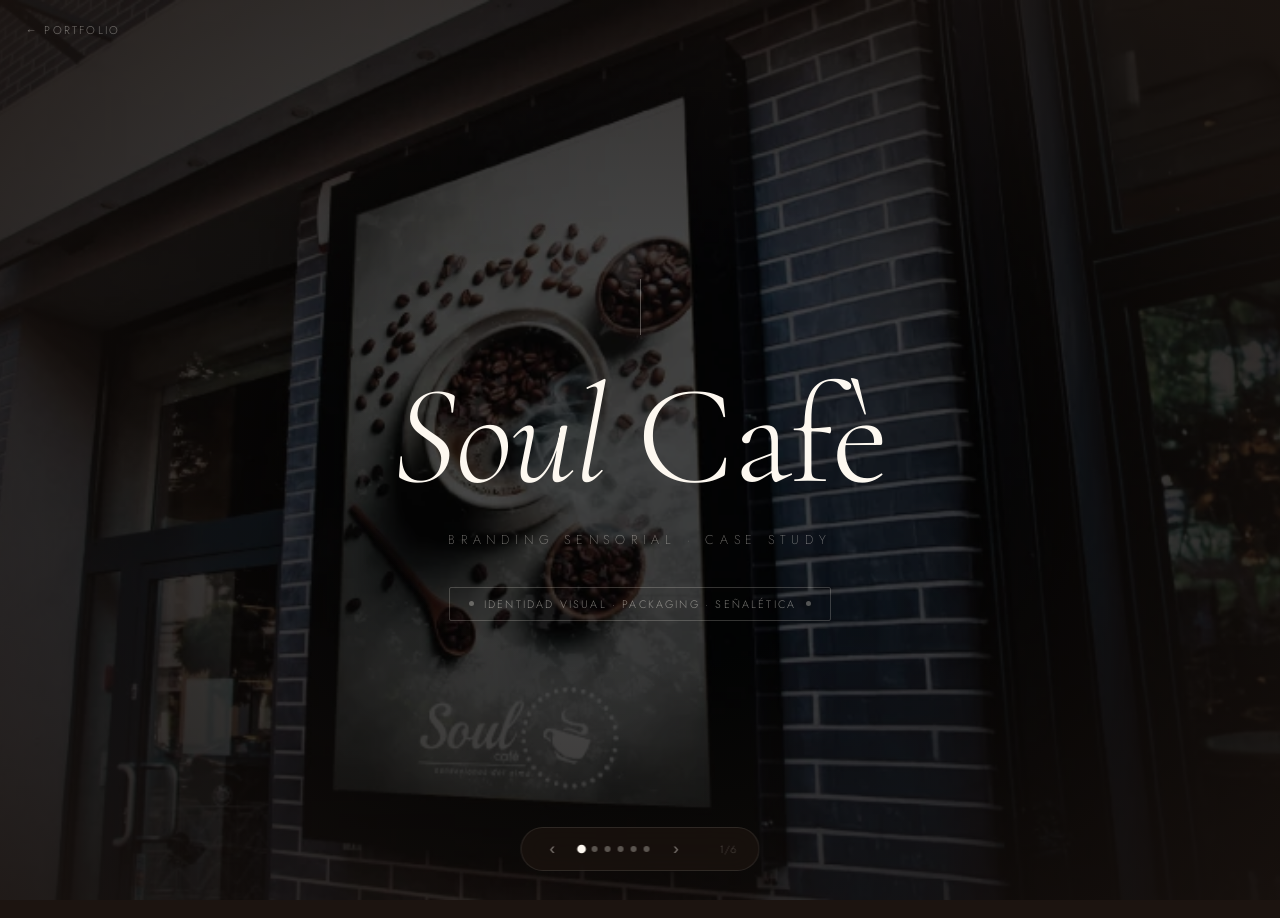
<file: soul-cafe-presentation.html>
<!DOCTYPE html>
<html lang="es">
<head>
<meta charset="UTF-8"/>
<meta name="viewport" content="width=device-width, initial-scale=1.0"/>
<meta name="description" content="Branding sensorial para Soul Cafè: 24 gotas en el isotipo, el tiempo exacto de una extracción perfecta. Caso de Néstor Tártalo."/>
<meta property="og:type" content="website"/>
<meta property="og:site_name" content="Néstor Tártalo"/>
<meta property="og:locale" content="es_AR"/>
<meta property="og:title" content="Soul Cafè — Branding Sensorial"/>
<meta property="og:description" content="Branding sensorial para Soul Cafè: 24 gotas en el isotipo, el tiempo exacto de una extracción perfecta. Caso de Néstor Tártalo."/>
<meta property="og:url" content="https://nestortartalo.vercel.app/soul-cafe-presentation.html"/>
<meta property="og:image" content="https://nestortartalo.vercel.app/imagenes/og/soul-cafe.jpg"/>
<meta property="og:image:width" content="1200"/>
<meta property="og:image:height" content="630"/>
<meta name="twitter:card" content="summary_large_image"/>
<title>Soul Cafè — Case Study</title>
<link href="https://fonts.googleapis.com/css2?family=Cormorant+Garamond:ital,wght@0,300;0,400;0,600;1,300;1,400;1,600&family=Jost:wght@200;300;400;500;600&display=swap" rel="stylesheet"/>
<style>
*,*::before,*::after{box-sizing:border-box;margin:0;padding:0}
:root{
  --cream:#FDF8F0;
  --cream2:#F5EDE0;
  --cafe:#3B1F0E;
  --cafe-mid:#6B3A1F;
  --cafe-lt:#A0693A;
  --carbon:#1C1410;
  --warm-gray:#8C7B6E;
  --rule:rgba(59,31,14,.15);
}
html,body{height:100%;overflow:hidden;background:var(--carbon);font-family:'Jost',sans-serif}

/* DECK */
.deck{width:100vw;height:100vh;position:relative}

/* SLIDES */
.slide{
  position:absolute;inset:0;
  opacity:0;pointer-events:none;
  transition:opacity .65s ease,transform .65s ease;
  transform:translateY(18px);
}
.slide.active{opacity:1;pointer-events:all;transform:translateY(0)}

/* ── S1 COVER ── */
#s1{background:var(--carbon);display:flex;align-items:center;justify-content:center;overflow:hidden}
#s1 .bg{
  position:absolute;inset:0;
  background:url('imagenes/Soul Cafe/ff2b0060-cddd-4dac-b144-f2a4a2041bd2.webp') center/cover no-repeat;
  filter:brightness(.28) saturate(.6);
}
#s1 .vignette{
  position:absolute;inset:0;
  background:radial-gradient(ellipse 70% 80% at 50% 50%,transparent 30%,rgba(28,20,16,.85) 100%);
}
#s1 .c{position:relative;text-align:center;padding:2rem}
.cover-rule{width:1px;height:56px;background:rgba(253,248,240,.3);margin:0 auto 2.2rem}
#s1 h1{
  font-family:'Cormorant Garamond',serif;font-weight:300;
  font-size:clamp(4.5rem,11vw,10rem);line-height:.95;
  color:var(--cream);letter-spacing:-.01em;
}
#s1 h1 em{font-style:italic;font-weight:300}
#s1 .sub{
  margin-top:1.6rem;
  font-family:'Jost',sans-serif;font-weight:200;
  letter-spacing:.45em;font-size:clamp(.65rem,1.1vw,.8rem);
  color:rgba(253,248,240,.55);text-transform:uppercase;
}
#s1 .tag{
  display:inline-flex;align-items:center;gap:.6rem;
  margin-top:2.4rem;
  border:1px solid rgba(253,248,240,.2);
  border-radius:2px;padding:.5rem 1.2rem;
  font-family:'Jost',sans-serif;font-weight:300;
  font-size:.68rem;letter-spacing:.2em;text-transform:uppercase;
  color:rgba(253,248,240,.45);
}
.dot-dec{width:5px;height:5px;border-radius:50%;background:rgba(253,248,240,.3)}

/* ── SHARED SPLIT ── */
.split{display:flex;height:100%}
.split .panel-img{flex:0 0 52%;position:relative;overflow:hidden}
.split .panel-img img{width:100%;height:100%;object-fit:cover;display:block}
.split .panel-text{
  flex:1;display:flex;flex-direction:column;justify-content:center;
  padding:clamp(2.5rem,6vw,5.5rem) clamp(2rem,5vw,4.5rem);
  background:var(--cream);overflow-y:auto;
}
.split.reverse .panel-img{order:2}
.split.reverse .panel-text{order:1;background:var(--cream)}

/* SHARED TEXT PARTS */
.slide-index{
  font-family:'Jost',sans-serif;font-weight:300;
  font-size:.65rem;letter-spacing:.35em;text-transform:uppercase;
  color:var(--cafe-lt);margin-bottom:1.4rem;
  display:flex;align-items:center;gap:.8rem;
}
.slide-index::before{content:'';display:block;width:28px;height:1px;background:var(--cafe-lt)}

h2.slide-title{
  font-family:'Cormorant Garamond',serif;font-weight:400;
  font-size:clamp(2rem,4vw,3.4rem);line-height:1.08;
  color:var(--cafe);
}
h2.slide-title em{font-style:italic;font-weight:300;color:var(--cafe-mid)}

.rule{width:44px;height:2px;background:var(--cafe-mid);margin:1.6rem 0;opacity:.5}

.body{
  font-family:'Jost',sans-serif;font-weight:300;
  font-size:clamp(.8rem,1.3vw,.95rem);color:var(--carbon);
  line-height:1.85;opacity:.75;max-width:420px;
}

.pull-quote{
  margin-top:1.8rem;
  font-family:'Cormorant Garamond',serif;font-style:italic;
  font-size:clamp(1rem,1.8vw,1.3rem);color:var(--cafe);
  border-left:2px solid var(--cafe-mid);padding-left:1.1rem;
  line-height:1.5;opacity:.9;
}

/* ── S2 CONCEPT ── */
#s2 .panel-img{flex:0 0 50%}
#s2 .panel-img::after{
  content:'';position:absolute;inset:0;
  background:linear-gradient(to right,transparent 55%,var(--cream));
}

/* ── S3 ADN VISUAL ── */
#s3{background:var(--cream)}
#s3 .panel-img{background:#F0E8DC;display:flex;align-items:center;justify-content:center;padding:3rem}
#s3 .panel-img img{object-fit:contain;width:100%;height:100%}
#s3 .panel-text{background:var(--cream2)}

.type-rows{display:flex;flex-direction:column;gap:1.2rem;margin-top:1.6rem}
.type-row{
  display:flex;align-items:baseline;gap:1rem;
  padding-bottom:1.1rem;border-bottom:1px solid var(--rule);
}
.type-label{
  font-family:'Jost',sans-serif;font-weight:500;
  font-size:.68rem;letter-spacing:.2em;text-transform:uppercase;
  color:var(--cafe-lt);min-width:60px;
}
.type-def{
  font-family:'Jost',sans-serif;font-weight:300;
  font-size:clamp(.78rem,1.2vw,.9rem);color:var(--carbon);
  line-height:1.6;opacity:.75;
}

.drops-block{display:flex;align-items:center;gap:1.2rem;margin-top:1.6rem}
.drops-grid{display:flex;flex-wrap:wrap;gap:5px;width:96px}
.drop{width:9px;height:9px;border-radius:50%;background:var(--cafe-mid);opacity:.45}
.drops-caption{
  font-family:'Cormorant Garamond',serif;font-style:italic;
  font-size:clamp(.85rem,1.4vw,1.05rem);color:var(--cafe);
  line-height:1.5;opacity:.85;
}

/* ── S4 PRODUCTO ── */
#s4 .panel-img{flex:0 0 55%}
#s4 .panel-img::after{
  content:'';position:absolute;inset:0;
  background:linear-gradient(to right,transparent 60%,var(--cream));
}

.tag-list{display:flex;flex-direction:column;gap:1.1rem;margin-top:1.5rem}
.tag-item{display:flex;gap:.9rem;align-items:flex-start}
.tag-num{
  flex-shrink:0;width:28px;height:28px;border-radius:50%;
  border:1px solid var(--cafe-mid);display:flex;align-items:center;justify-content:center;
  font-family:'Jost',sans-serif;font-size:.65rem;font-weight:500;
  color:var(--cafe-mid);margin-top:.1rem;
}
.tag-body h4{
  font-family:'Jost',sans-serif;font-weight:500;
  font-size:.72rem;letter-spacing:.15em;text-transform:uppercase;
  color:var(--cafe);margin-bottom:.3rem;
}
.tag-body p{
  font-family:'Jost',sans-serif;font-weight:300;
  font-size:clamp(.76rem,1.1vw,.88rem);color:var(--carbon);
  line-height:1.7;opacity:.7;
}

/* ── S5 CONTACTO ── */
#s5 .panel-img{flex:0 0 50%}
#s5 .panel-img::after{
  content:'';position:absolute;inset:0;
  background:linear-gradient(to right,transparent 55%,var(--cream));
}

/* ── S6 CIERRE ── */
#s6{
  background:var(--cafe);
  display:flex;align-items:center;justify-content:center;
  text-align:center;overflow:hidden;
}
#s6::before{
  content:'';position:absolute;inset:0;
  background:radial-gradient(ellipse 60% 50% at 50% 55%, rgba(107,58,31,.5) 0%,transparent 70%);
}
#s6 .c{position:relative;padding:2rem}
#s6 .eye{
  font-family:'Jost',sans-serif;font-weight:200;
  letter-spacing:.45em;font-size:.68rem;
  color:rgba(253,248,240,.4);text-transform:uppercase;margin-bottom:1.6rem;
}
#s6 h2{
  font-family:'Cormorant Garamond',serif;font-weight:300;
  font-size:clamp(3rem,8vw,7rem);line-height:1;color:var(--cream);
}
#s6 h2 em{font-style:italic}
#s6 .sub{
  margin-top:.8rem;
  font-family:'Jost',sans-serif;font-weight:200;
  letter-spacing:.25em;font-size:clamp(.65rem,1.1vw,.82rem);
  color:rgba(253,248,240,.45);text-transform:uppercase;
}
#s6 .line{width:1px;height:48px;background:rgba(253,248,240,.25);margin:2rem auto}
.contact-row{display:flex;gap:2.5rem;justify-content:center;flex-wrap:wrap}
.ci .lbl{
  font-family:'Jost',sans-serif;font-weight:200;
  font-size:.62rem;letter-spacing:.28em;text-transform:uppercase;
  color:rgba(253,248,240,.4);margin-bottom:.35rem;
}
.ci a,.ci span{
  font-family:'Jost',sans-serif;font-weight:300;
  font-size:clamp(.8rem,1.2vw,.92rem);
  color:rgba(253,248,240,.75);text-decoration:none;
  transition:color .3s;
}
.ci a:hover{color:var(--cream)}

/* NAV */
.nav{
  position:fixed;bottom:1.8rem;left:50%;transform:translateX(-50%);
  display:flex;align-items:center;gap:1rem;
  background:rgba(28,20,16,.72);backdrop-filter:blur(14px);
  border:1px solid rgba(253,248,240,.1);
  border-radius:40px;padding:.55rem 1.3rem;z-index:100;
}
.nb{background:none;border:none;cursor:pointer;color:rgba(253,248,240,.5);font-size:1rem;padding:.2rem .45rem;transition:color .3s}
.nb:hover{color:var(--cream)}
.nd-wrap{display:flex;gap:.45rem}
.nd{
  width:6px;height:6px;border-radius:50%;background:rgba(253,248,240,.3);
  cursor:pointer;transition:all .3s;border:none;padding:0;
}
.nd.on{background:var(--cream);transform:scale(1.45)}
.nc{font-family:'Jost',sans-serif;font-weight:200;font-size:.65rem;letter-spacing:.1em;color:rgba(253,248,240,.4);min-width:36px;text-align:right}

/* BACK */
.back{
  position:fixed;top:1.4rem;left:1.6rem;z-index:100;
  font-family:'Jost',sans-serif;font-weight:300;
  font-size:.7rem;letter-spacing:.2em;text-transform:uppercase;
  color:rgba(253,248,240,.4);text-decoration:none;
  display:flex;align-items:center;gap:.5rem;transition:color .3s;
}
.back:hover{color:var(--cream)}

@keyframes fadeUp{from{opacity:0;transform:translateY(16px)}to{opacity:1;transform:translateY(0)}}
#s1 .c>*{animation:fadeUp .8s both}
#s1 .cover-rule{animation-delay:.1s}
#s1 .sub{animation-delay:.45s}
#s1 .tag{animation-delay:.6s}
</style>
  <style id="mobile-fix">
    /* Ajustes solo para celular: el escritorio no cambia */
    @media (max-width: 767px) {
      .back { position: absolute; top: 8px; left: 16px; min-height: 44px; font-size: 13px; z-index: 5; background: rgba(0,0,0,.45); padding: 0 12px; border-radius: 22px; color: #fff; }
      .nav { bottom: max(10px, env(safe-area-inset-bottom)); gap: 4px; padding: 0 8px; max-width: calc(100vw - 32px); box-sizing: border-box; }
      .nb { min-width: 44px; height: 44px; padding: 0; font-size: 1.4rem; }
      .nd-wrap { gap: 0; }
      .nd, .nd.on { position: relative; width: 16px; height: 44px; background: transparent; transform: none; border-radius: 0; }
      .nd::before { content: ''; position: absolute; left: 50%; top: 50%; width: 8px; height: 8px; margin: -4px; border-radius: 50%; background: rgba(253,248,240,.32); }
      .nd.on::before { background: var(--cream); transform: scale(1.25); }
      .nc { min-width: 28px; font-size: 13px; }
      .deck { height: 100dvh; }
      .slide:has(.split) { background: #1c1410; }
      .slide .split { flex-direction: column; height: calc(100% - 124px); margin-top: 60px; overflow-y: auto; }
      :is(#s1,#s2,#s3,#s4,#s5,#s6,#s7,#s8) .split .panel-img { flex: 0 0 34vh; order: 0; width: 100%; }
      :is(#s1,#s2,#s3,#s4,#s5,#s6,#s7,#s8) .split .panel-text { flex: none; order: 1; overflow: visible; justify-content: flex-start; padding: 28px 16px 32px; }
      .body, .type-def, .bento-caption, .drops-caption, .panel-text p, .panel-text h4 { font-size: 15px; }
      :is(#s1,#s2,#s3,#s4,#s5,#s6,#s7,#s8) .c :is(.sub, .tag) { font-size: 13px; }
      .ci a, .ci span { display: inline-flex; align-items: center; min-height: 44px; font-size: 15px; }
      .nav { background: rgba(28,20,16,.82); }
      .type-row { grid-template-columns: 70px minmax(0, 1fr); }
      #s3 .panel-img { padding: 1.5rem; }
    }
  </style>
</head>
<body>

<a class="back" href="index.html">← Portfolio</a>

<div class="deck" id="deck">

<!-- S1 COVER -->
<div class="slide active" id="s1">
  <div class="bg"></div>
  <div class="vignette"></div>
  <div class="c">
    <div class="cover-rule"></div>
    <h1><em>Soul</em> Cafè</h1>
    <p class="sub">Branding Sensorial · Case Study</p>
    <div class="tag"><span class="dot-dec"></span>Identidad Visual · Packaging · Señalética<span class="dot-dec"></span></div>
  </div>
</div>

<!-- S2 CONCEPTO -->
<div class="slide" id="s2">
  <div class="split">
    <div class="panel-img">
      <img src="imagenes/Soul Cafe/sc2.webp" alt="Ritual de la pausa — latte art sobre madera"/>
    </div>
    <div class="panel-text">
      <div class="slide-index">02 &mdash; Concepto</div>
      <h2 class="slide-title">El Ritual<br>de la <em>Pausa</em></h2>
      <div class="rule"></div>
      <p class="body">
        La marca nace de una observación cotidiana: las manchas y huellas que el café deja sobre
        la mesa. Ese rastro involuntario —orgánico, efímero, honesto— se convirtió en la metáfora
        central de la identidad. Soul Cafè no vende solo café; vende el momento que queda impreso
        en la memoria después de cada taza.
      </p>
      <blockquote class="pull-quote">
        "El aroma persiste. La calidez permanece.<br>La huella es la marca."
      </blockquote>
    </div>
  </div>
</div>

<!-- S3 ADN VISUAL -->
<div class="slide" id="s3">
  <div class="split">
    <div class="panel-img">
      <img src="imagenes/Soul Cafe/sc1.webp" alt="Variantes del logotipo — blanco y negro"/>
    </div>
    <div class="panel-text">
      <div class="slide-index">03 &mdash; ADN Visual</div>
      <h2 class="slide-title">Dualismo<br><em>Tipográfico</em></h2>
      <div class="rule"></div>
      <div class="type-rows">
        <div class="type-row">
          <span class="type-label">Soul</span>
          <span class="type-def">Script caligráfico · Elegancia, tradición, lo hecho a mano. Evoca la calidez del ritual y la memoria afectiva.</span>
        </div>
        <div class="type-row">
          <span class="type-label">Cafè</span>
          <span class="type-def">Sans-serif estructurada · Fuerza, modernidad, claridad. Ancla la marca en el presente sin perder identidad.</span>
        </div>
      </div>
      <div class="drops-block">
        <div class="drops-grid" id="dropsGrid"></div>
        <p class="drops-caption">24 gotas en el isotipo.<br>El tiempo exacto de<br>una extracción perfecta.</p>
      </div>
    </div>
  </div>
</div>

<!-- S4 PRODUCTO -->
<div class="slide" id="s4">
  <div class="split">
    <div class="panel-img">
      <img loading="lazy" decoding="async" src="imagenes/Soul Cafe/sc6.webp" alt="Packaging — bolsa de café en papel Kraft"/>
    </div>
    <div class="panel-text">
      <div class="slide-index">04 &mdash; Tangibilidad</div>
      <h2 class="slide-title">Materia<br><em>Honesta</em></h2>
      <div class="rule"></div>
      <p class="body">El packaging en papel Kraft no es un recurso estético: es una declaración de principios. La marca elige materiales que comunican antes de que el cliente lea una sola palabra.</p>
      <div class="tag-list">
        <div class="tag-item">
          <div class="tag-num">01</div>
          <div class="tag-body">
            <h4>Kraft sin blanquear</h4>
            <p>Textura natural que comunica artesanía, sustentabilidad y honestidad de proceso.</p>
          </div>
        </div>
        <div class="tag-item">
          <div class="tag-num">02</div>
          <div class="tag-body">
            <h4>Isotipo en positivo</h4>
            <p>El logo blanco sobre Kraft crea contraste elegante manteniendo legibilidad premium.</p>
          </div>
        </div>
        <div class="tag-item">
          <div class="tag-num">03</div>
          <div class="tag-body">
            <h4>Lujo accesible</h4>
            <p>Sofisticación en los detalles, cercanía en los materiales. El lujo como actitud cotidiana.</p>
          </div>
        </div>
      </div>
    </div>
  </div>
</div>

<!-- S5 PUNTOS DE CONTACTO -->
<div class="slide" id="s5">
  <div class="split reverse">
    <div class="panel-img">
      <img loading="lazy" decoding="async" src="imagenes/Soul Cafe/sc3.webp" alt="Tarjetas personales y papelería corporativa"/>
    </div>
    <div class="panel-text">
      <div class="slide-index">05 &mdash; Puntos de Contacto</div>
      <h2 class="slide-title">La Textura<br>como <em>Lenguaje</em></h2>
      <div class="rule"></div>
      <p class="body">Cada pieza de la papelería es una extensión de la experiencia sensorial. Las tarjetas, platos y papelería no son soportes: son momentos de contacto donde la marca se vuelve táctil.</p>
      <div class="tag-list">
        <div class="tag-item">
          <div class="tag-num">A</div>
          <div class="tag-body">
            <h4>Tarjetas personales</h4>
            <p>Versión negra y blanca del sistema. La dualidad cromática comunica versatilidad sin perder coherencia.</p>
          </div>
        </div>
        <div class="tag-item">
          <div class="tag-num">B</div>
          <div class="tag-body">
            <h4>Vajilla y señalética</h4>
            <p>El isotipo de las 24 gotas aplicado en plato y taza refuerza la identidad en cada momento de consumo.</p>
          </div>
        </div>
        <div class="tag-item">
          <div class="tag-num">C</div>
          <div class="tag-body">
            <h4>Papelería membretada</h4>
            <p>Hojas con logo discreto que elevan la percepción de la marca en cada comunicación formal.</p>
          </div>
        </div>
      </div>
    </div>
  </div>
</div>

<!-- S6 CIERRE -->
<div class="slide" id="s6">
  <div class="c">
    <div class="eye">Néstor Tártalo · Diseñador Gráfico Estratégico</div>
    <h2><em>Sensaciones</em><br>del alma</h2>
    <p class="sub">Soul Cafè · Branding Sensorial · 2025</p>
    <div class="line"></div>
    <div class="contact-row">
      <div class="ci"><p class="lbl">WhatsApp</p><a href="https://wa.me/+541169620563" target="_blank">+54 11 6962 0563</a></div>
      <div class="ci"><p class="lbl">Email</p><a href="mailto:tartalonestor@gmail.com">tartalonestor@gmail.com</a></div>
      <div class="ci"><p class="lbl">LinkedIn</p><a href="https://www.linkedin.com/in/nestortartalo/" target="_blank">Néstor Tártalo</a></div>
    </div>
  </div>
</div>

</div><!-- /deck -->

<nav class="nav">
  <button class="nb" id="bPrev">&#8249;</button>
  <div class="nd-wrap" id="ndWrap"></div>
  <button class="nb" id="bNext">&#8250;</button>
  <span class="nc" id="nc">1/6</span>
</nav>

<script>
// Drops
const g=document.getElementById('dropsGrid');
for(let i=0;i<24;i++){const d=document.createElement('div');d.className='drop';g.appendChild(d)}

// Slides
const slides=[...document.querySelectorAll('.slide')];
const wrap=document.getElementById('ndWrap');
const nc=document.getElementById('nc');
let cur=0;

slides.forEach((_,i)=>{
  const b=document.createElement('button');
  b.className='nd'+(i===0?' on':'');
  b.setAttribute('aria-label',`Slide ${i+1}`);
  b.onclick=()=>go(i);
  wrap.appendChild(b);
});

function go(n){
  slides[cur].classList.remove('active');
  wrap.children[cur].classList.remove('on');
  cur=(n+slides.length)%slides.length;
  slides[cur].classList.add('active');
  wrap.children[cur].classList.add('on');
  nc.textContent=`${cur+1}/${slides.length}`;
}

document.getElementById('bNext').onclick=()=>go(cur+1);
document.getElementById('bPrev').onclick=()=>go(cur-1);
document.addEventListener('keydown',e=>{
  if(e.key==='ArrowRight'||e.key==='ArrowDown')go(cur+1);
  if(e.key==='ArrowLeft'||e.key==='ArrowUp')go(cur-1);
});
let tx=0;
document.addEventListener('touchstart',e=>tx=e.touches[0].clientX,{passive:true});
document.addEventListener('touchend',e=>{const dx=e.changedTouches[0].clientX-tx;if(Math.abs(dx)>45)go(cur+(dx<0?1:-1))});
</script>
</body>
</html>
</file>
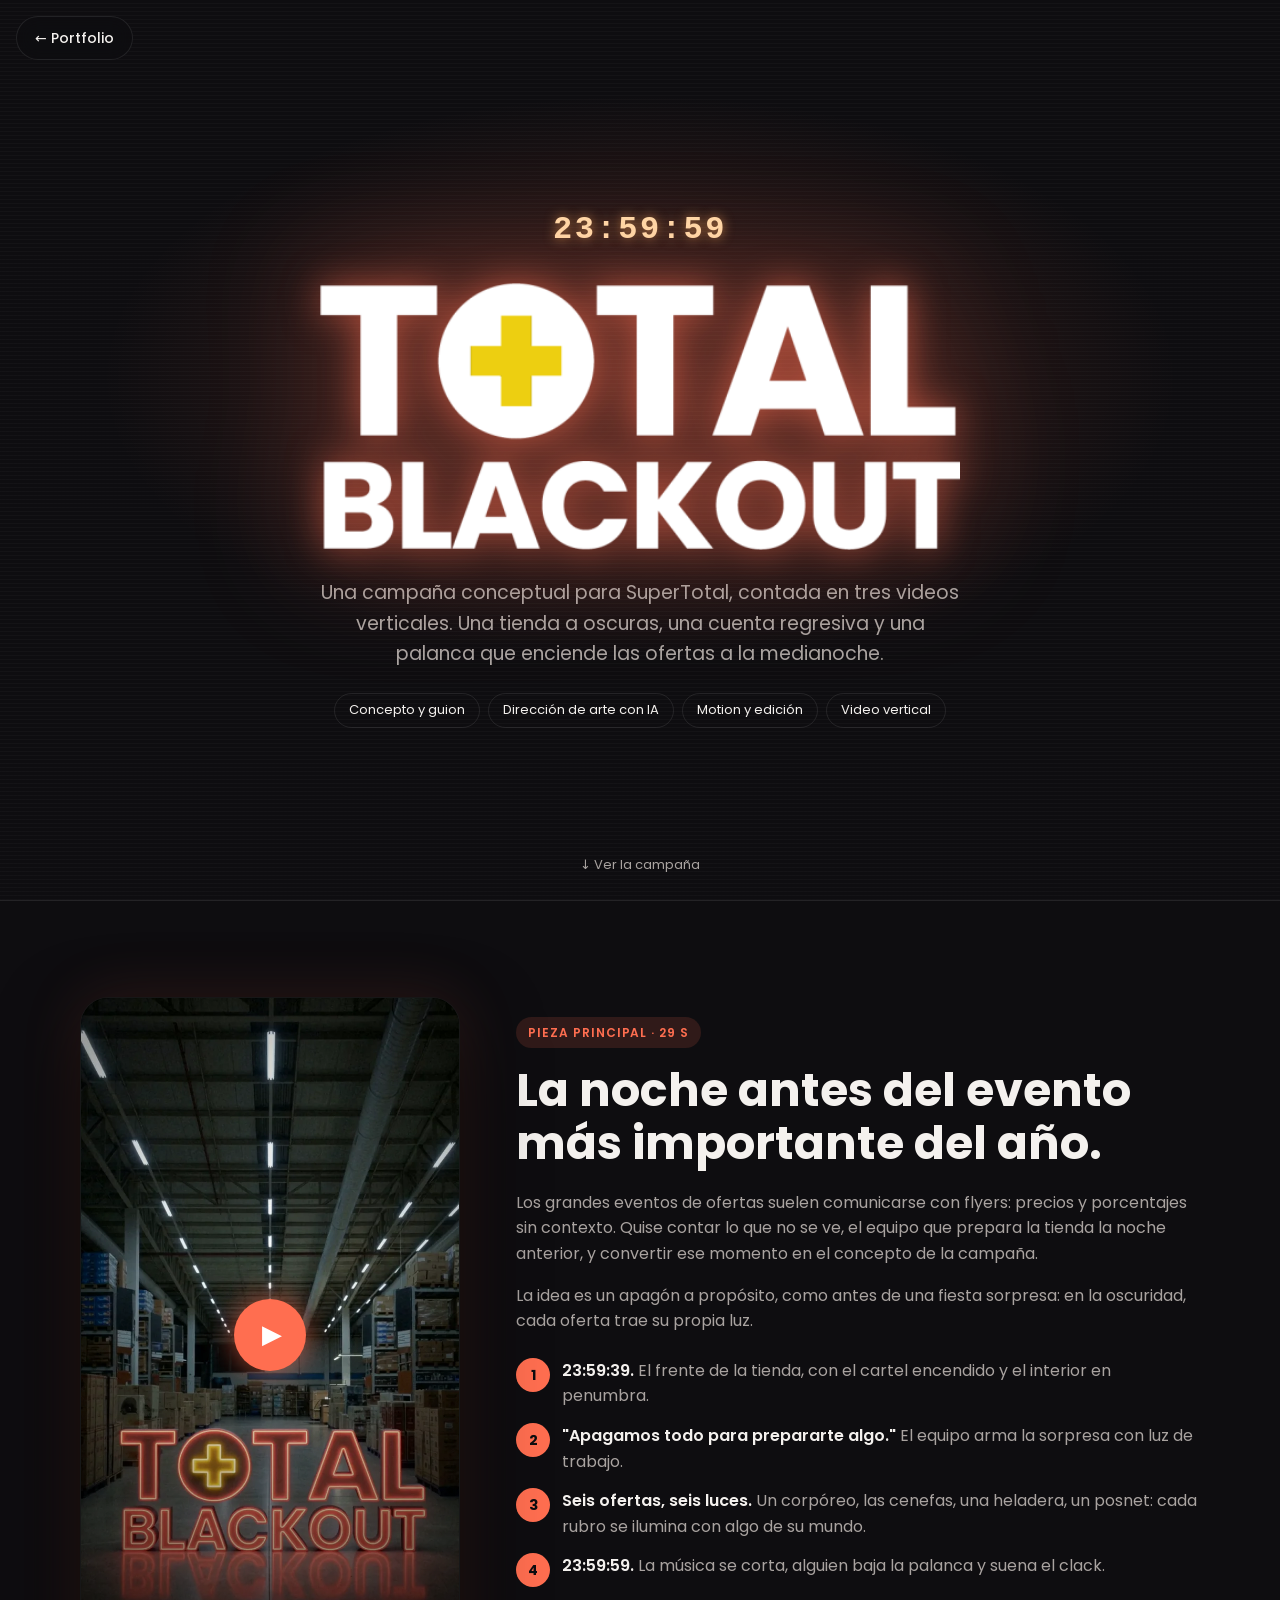
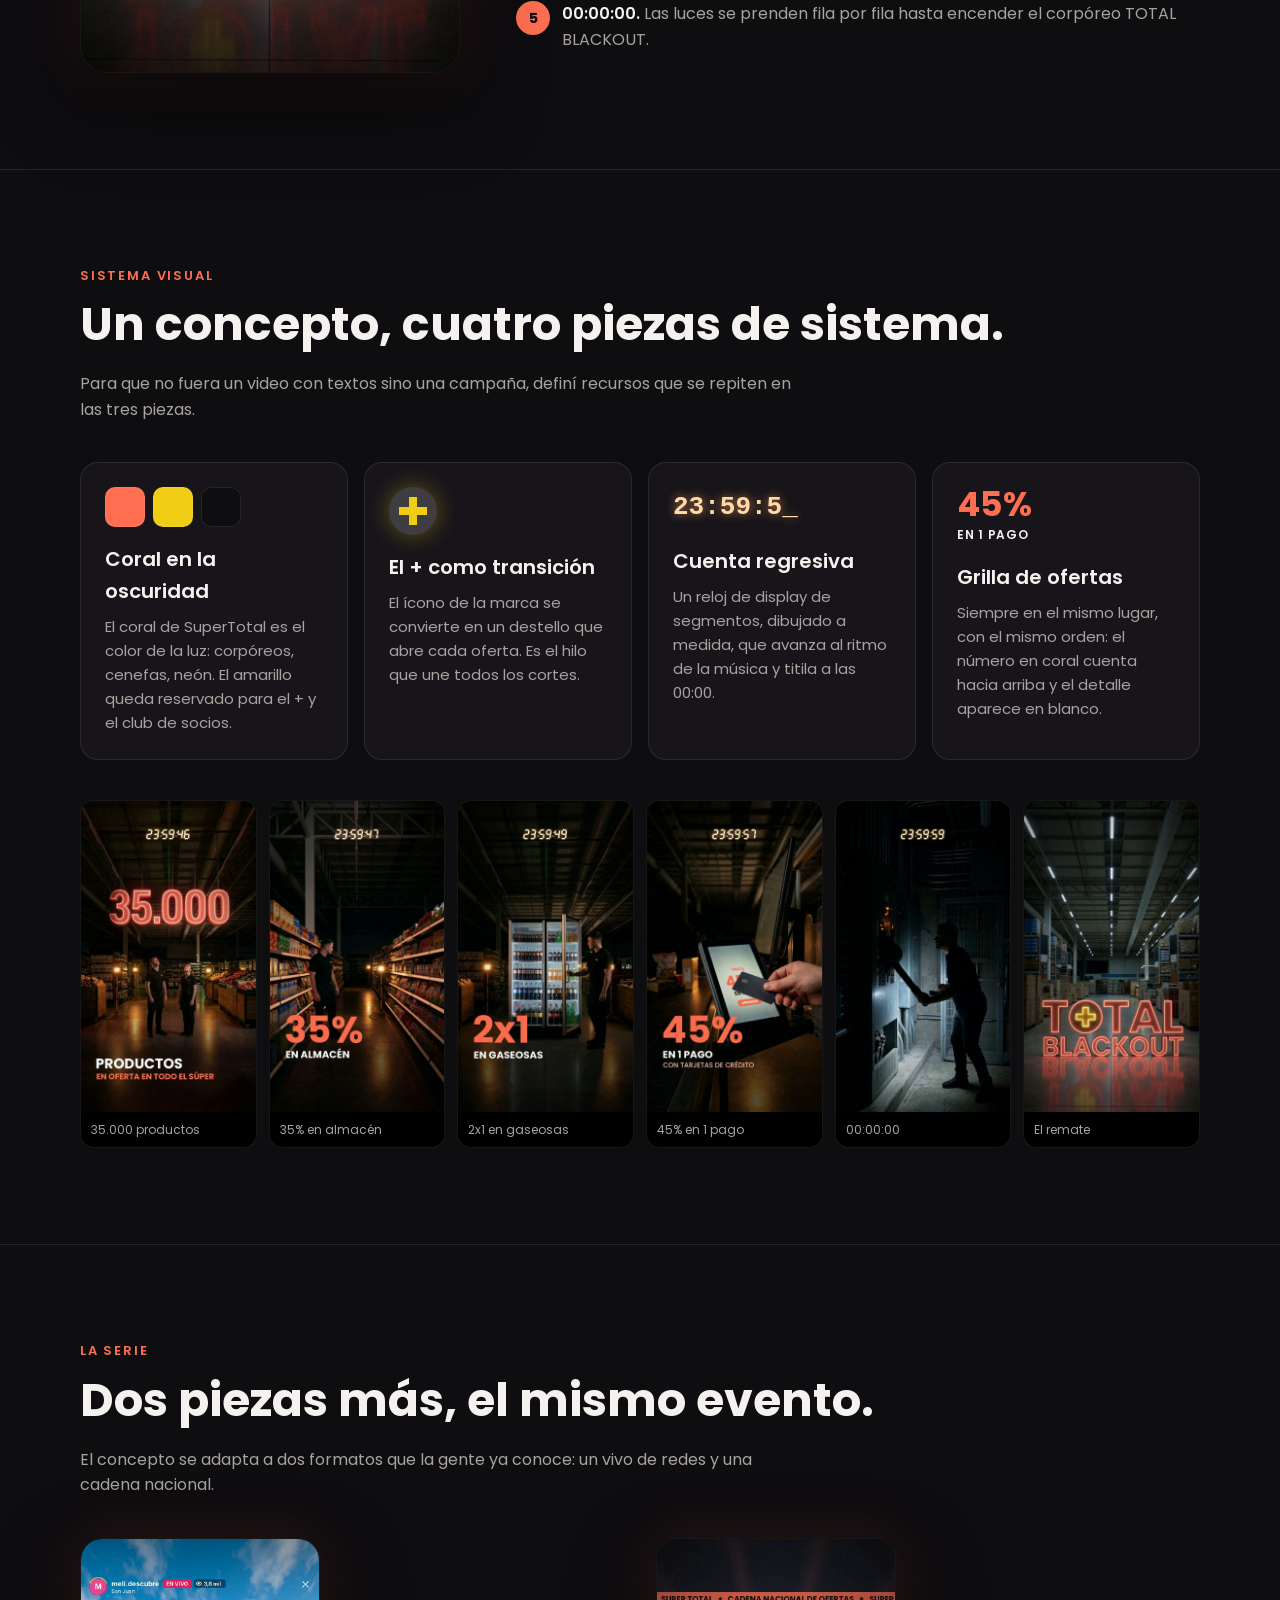
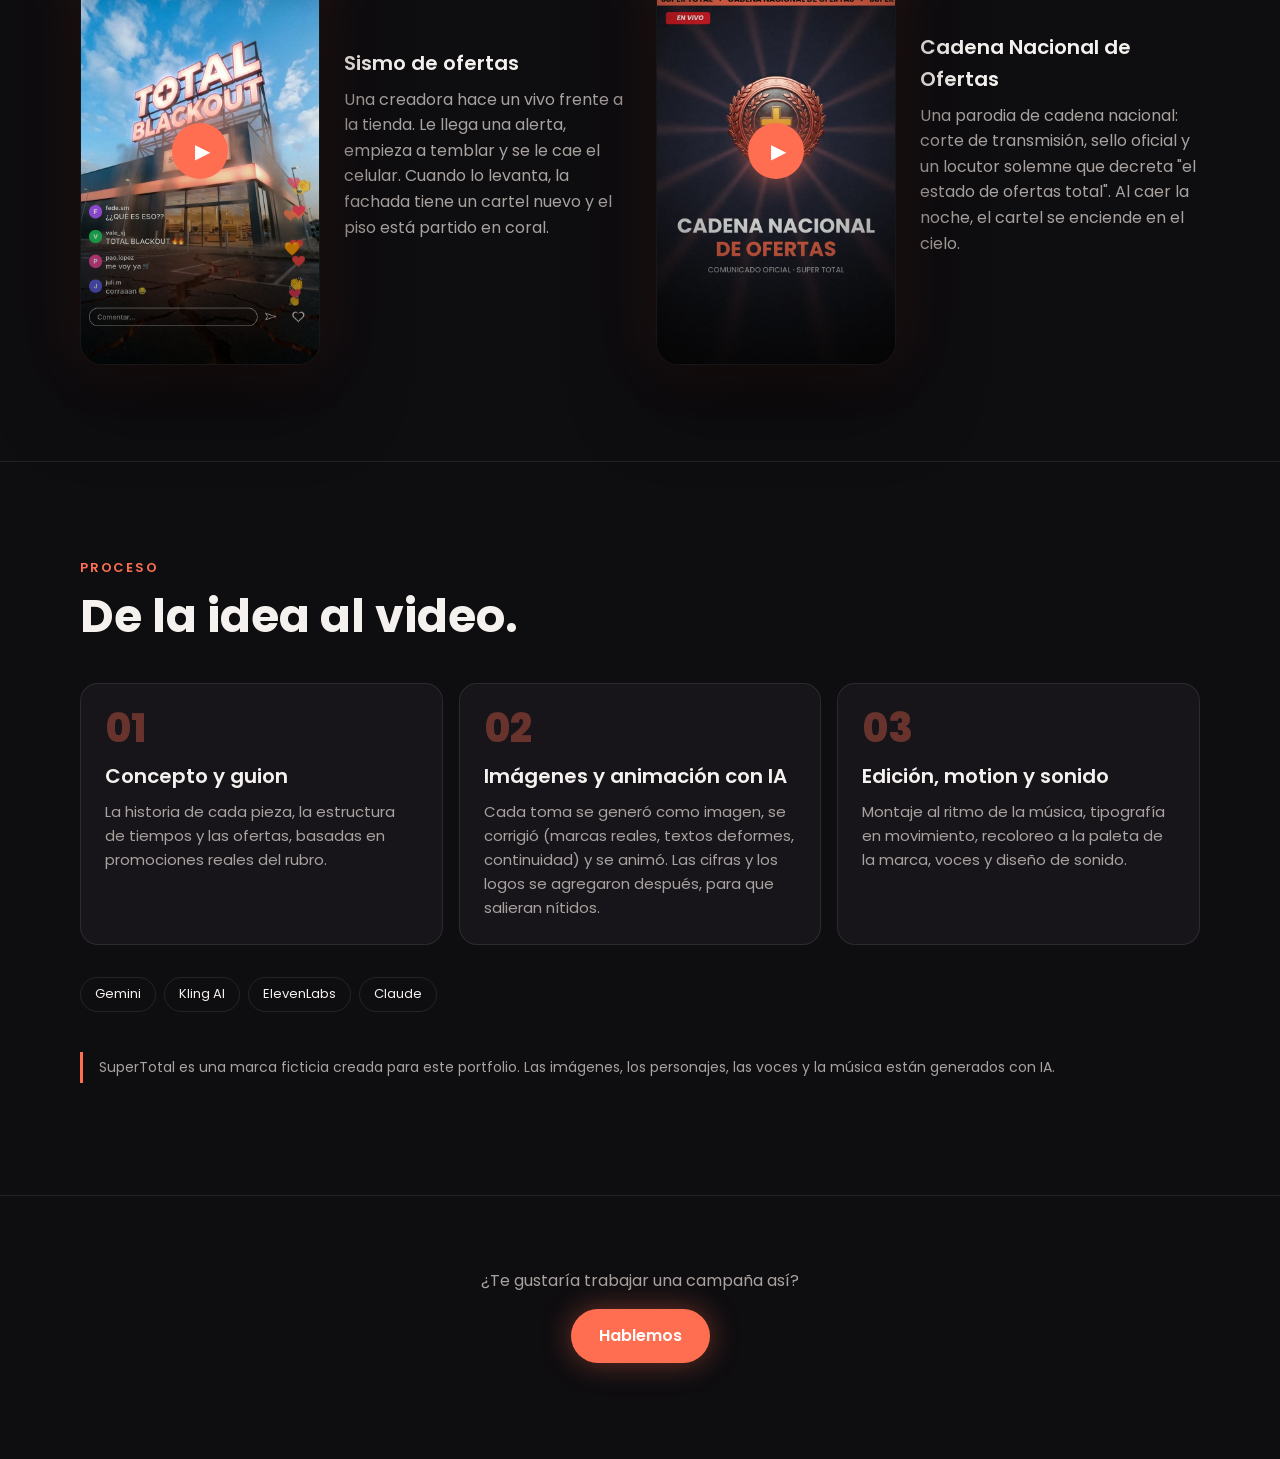
<file: total-blackout-case.html>
<!DOCTYPE html>
<html lang="es">
<head>
  <meta charset="UTF-8" />
  <meta name="viewport" content="width=device-width, initial-scale=1.0" />
  <meta name="description" content="Total Blackout: campaña conceptual para SuperTotal. Tres videos verticales con concepto, sistema visual y dirección de arte con IA. Caso de Néstor Tártalo." />
  <meta property="og:type" content="website" />
  <meta property="og:site_name" content="Néstor Tártalo" />
  <meta property="og:locale" content="es_AR" />
  <meta property="og:title" content="Total Blackout — Campaña conceptual" />
  <meta property="og:description" content="Una tienda a oscuras, una cuenta regresiva y una palanca. Campaña conceptual en tres videos verticales para la marca ficticia SuperTotal." />
  <meta property="og:url" content="https://nestortartalo.vercel.app/total-blackout-case.html" />
  <meta property="og:image" content="https://nestortartalo.vercel.app/imagenes/total-blackout/og.jpg" />
  <meta property="og:image:width" content="1200" />
  <meta property="og:image:height" content="630" />
  <meta name="twitter:card" content="summary_large_image" />
  <title>Total Blackout — Caso de Estudio</title>
  <link rel="icon" type="image/x-icon" href="favicon.png" />
  <link href="https://fonts.googleapis.com/css2?family=Poppins:wght@400;500;600;700;800&display=swap" rel="stylesheet" />
  <style>
    :root {
      --coral: #ff6e50;
      --yellow: #f0cd14;
      --ink: #0e0d10;
      --ink-2: #17151a;
      --line: rgba(255, 255, 255, 0.09);
      --text: #f4f1ee;
      --muted: #a9a3a0;
      --radius: 18px;
    }
    * { box-sizing: border-box; }
    html { scroll-behavior: smooth; }
    body {
      margin: 0;
      background: var(--ink);
      color: var(--text);
      font-family: 'Poppins', system-ui, sans-serif;
      line-height: 1.6;
      overflow-x: hidden;
    }
    img { max-width: 100%; display: block; }
    a { color: inherit; }
    .wrap { width: min(1120px, 100% - 32px); margin-inline: auto; }

    .back {
      position: fixed; top: 16px; left: 16px; z-index: 50;
      padding: 10px 18px; border-radius: 999px;
      background: rgba(14, 13, 16, 0.7); backdrop-filter: blur(12px); -webkit-backdrop-filter: blur(12px);
      border: 1px solid var(--line); text-decoration: none; font-size: 14px; font-weight: 500;
    }
    .back:hover { border-color: var(--coral); }

    /* HERO */
    .hero {
      min-height: 100svh; display: grid; place-items: center; text-align: center;
      position: relative; padding: 96px 16px 64px; overflow: hidden;
      background: radial-gradient(60% 45% at 50% 42%, rgba(255, 110, 80, 0.22), transparent 70%), var(--ink);
    }
    .hero::before {
      content: ''; position: absolute; inset: 0; pointer-events: none;
      background: repeating-linear-gradient(0deg, rgba(255,255,255,0.025) 0 1px, transparent 1px 4px);
    }
    .clock {
      font-family: 'Courier New', monospace; font-weight: 700; letter-spacing: 0.08em;
      color: #ffd9a8; text-shadow: 0 0 12px rgba(255, 170, 90, 0.7);
      font-size: clamp(22px, 4vw, 32px); margin-bottom: 28px;
    }
    .hero-logo {
      width: min(640px, 86vw); margin: 0 auto 28px;
      filter: drop-shadow(0 0 18px rgba(255, 110, 80, 0.55)) drop-shadow(0 0 60px rgba(255, 110, 80, 0.35));
      animation: ignite 2.4s ease-out both;
    }
    @keyframes ignite {
      0% { opacity: 0; } 8% { opacity: 0.8; } 14% { opacity: 0.1; } 22% { opacity: 0.9; } 30% { opacity: 0.3; } 100% { opacity: 1; }
    }
    .hero p.lead { max-width: 640px; margin: 0 auto; color: var(--muted); font-size: clamp(16px, 2.2vw, 19px); }
    .tags { display: flex; flex-wrap: wrap; gap: 8px; justify-content: center; margin-top: 24px; }
    .tag { font-size: 13px; padding: 6px 14px; border-radius: 999px; border: 1px solid var(--line); color: var(--text); }
    .scroll-hint { position: absolute; bottom: 24px; left: 50%; transform: translateX(-50%); font-size: 13px; color: var(--muted); }

    section { padding: 96px 0; border-top: 1px solid var(--line); }
    .eyebrow { color: var(--coral); font-weight: 600; font-size: 13px; letter-spacing: 0.14em; text-transform: uppercase; margin: 0 0 12px; }
    h2 { font-size: clamp(28px, 4.4vw, 46px); line-height: 1.15; margin: 0 0 20px; font-weight: 700; }
    h3 { font-size: 20px; margin: 0 0 8px; font-weight: 600; }
    p { margin: 0 0 16px; }
    .muted { color: var(--muted); }

    /* FEATURED */
    .featured { display: grid; grid-template-columns: minmax(0, 380px) 1fr; gap: 56px; align-items: center; }
    .phone {
      position: relative; aspect-ratio: 9 / 16; width: 100%; border-radius: 28px; overflow: hidden;
      background: #000; border: 1px solid var(--line);
      box-shadow: 0 30px 80px rgba(0, 0, 0, 0.6), 0 0 60px rgba(255, 110, 80, 0.15);
    }
    .phone iframe, .phone img { position: absolute; inset: 0; width: 100%; height: 100%; border: 0; object-fit: cover; }
    .play {
      position: absolute; inset: 0; display: grid; place-items: center; cursor: pointer; border: 0; padding: 0;
      background: linear-gradient(to top, rgba(0,0,0,0.55), transparent 50%); color: #fff;
    }
    .play span {
      width: 72px; height: 72px; border-radius: 50%; display: grid; place-items: center;
      background: var(--coral); box-shadow: 0 0 30px rgba(255, 110, 80, 0.7); font-size: 26px; padding-left: 4px;
    }
    .play:focus-visible span { outline: 3px solid var(--yellow); outline-offset: 4px; }
    .badge {
      display: inline-flex; align-items: center; gap: 8px; font-size: 12px; font-weight: 600; letter-spacing: 0.08em;
      text-transform: uppercase; padding: 6px 12px; border-radius: 999px; background: rgba(255, 110, 80, 0.14); color: var(--coral); margin-bottom: 16px;
    }
    .story { counter-reset: s; list-style: none; padding: 0; margin: 24px 0 0; display: grid; gap: 14px; }
    .story li { display: grid; grid-template-columns: 34px 1fr; gap: 12px; align-items: start; color: var(--muted); }
    .story li::before {
      counter-increment: s; content: counter(s); width: 34px; height: 34px; border-radius: 50%;
      display: grid; place-items: center; font-weight: 700; font-size: 14px; color: var(--ink); background: var(--coral);
    }
    .story strong { color: var(--text); font-weight: 600; }

    /* SYSTEM */
    .grid-4 { display: grid; grid-template-columns: repeat(4, 1fr); gap: 16px; margin-top: 40px; }
    .card { background: var(--ink-2); border: 1px solid var(--line); border-radius: var(--radius); padding: 24px; }
    .card p { color: var(--muted); font-size: 15px; margin: 0; }
    .swatches { display: flex; gap: 8px; margin-bottom: 16px; }
    .swatch { width: 40px; height: 40px; border-radius: 10px; border: 1px solid var(--line); }
    .plus {
      width: 48px; height: 48px; border-radius: 50%; background: #3f3d42; position: relative; margin-bottom: 16px;
      box-shadow: 0 0 22px rgba(240, 205, 20, 0.35);
    }
    .plus::before, .plus::after { content: ''; position: absolute; background: var(--yellow); left: 50%; top: 50%; transform: translate(-50%, -50%); }
    .plus::before { width: 28px; height: 8px; } .plus::after { width: 8px; height: 28px; }
    .seg { font-family: 'Courier New', monospace; font-weight: 700; font-size: 26px; color: #ffd9a8; text-shadow: 0 0 10px rgba(255, 170, 90, 0.7); margin-bottom: 16px; }
    .type-sample { font-weight: 700; font-size: 34px; color: var(--coral); line-height: 1; margin-bottom: 4px; }
    .type-sample + small { display: block; font-weight: 600; font-size: 12px; letter-spacing: 0.06em; margin-bottom: 16px; }

    /* STILLS */
    .stills { display: grid; grid-template-columns: repeat(6, 1fr); gap: 12px; margin-top: 40px; }
    .stills figure { margin: 0; border-radius: 14px; overflow: hidden; border: 1px solid var(--line); background: #000; }
    .stills img { aspect-ratio: 9 / 16; object-fit: cover; width: 100%; transition: transform 0.4s ease; }
    .stills figure:hover img { transform: scale(1.04); }
    .stills figcaption { font-size: 12px; color: var(--muted); padding: 8px 10px; }

    /* SERIES */
    .series { display: grid; grid-template-columns: repeat(2, 1fr); gap: 32px; margin-top: 40px; }
    .series .item { display: grid; grid-template-columns: minmax(0, 240px) 1fr; gap: 24px; align-items: center; }
    .series .phone { border-radius: 22px; }
    .series .play span { width: 56px; height: 56px; font-size: 20px; }

    /* PROCESS */
    .process { display: grid; grid-template-columns: repeat(3, 1fr); gap: 16px; margin-top: 40px; }
    .step-n { font-weight: 800; font-size: 40px; color: rgba(255, 110, 80, 0.35); line-height: 1; margin-bottom: 12px; }
    .tools { display: flex; flex-wrap: wrap; gap: 8px; margin-top: 32px; }

    .note { font-size: 14px; color: var(--muted); border-left: 3px solid var(--coral); padding: 4px 0 4px 16px; margin-top: 40px; }

    footer { padding: 72px 0 96px; text-align: center; border-top: 1px solid var(--line); }
    .btn {
      display: inline-block; padding: 14px 28px; border-radius: 999px; background: var(--coral); color: #fff;
      text-decoration: none; font-weight: 600; box-shadow: 0 0 30px rgba(255, 110, 80, 0.4);
    }
    .btn:hover { filter: brightness(1.08); }

    @media (max-width: 960px) {
      .featured { grid-template-columns: 1fr; gap: 40px; }
      .featured .phone { max-width: 380px; margin-inline: auto; }
      .grid-4 { grid-template-columns: repeat(2, 1fr); }
      .stills { grid-template-columns: repeat(3, 1fr); }
      .series { grid-template-columns: 1fr; }
      .process { grid-template-columns: 1fr; }
    }
    @media (max-width: 560px) {
      section { padding: 72px 0; }
      .grid-4 { grid-template-columns: 1fr; }
      .stills { grid-template-columns: repeat(2, 1fr); }
      .series .item { grid-template-columns: 1fr; }
      .series .phone { max-width: 300px; margin-inline: auto; }
    }
    @media (prefers-reduced-motion: reduce) { .hero-logo { animation: none; } * { scroll-behavior: auto; } }
  </style>
  <style id="mobile-fix">
    /* Ajustes solo para celular: el escritorio no cambia */
    @media (max-width: 767px) {
      .back { position: absolute; }
      .note { font-size: 15px; }
    }
  </style>
</head>
<body>
  <a href="index.html" class="back">← Portfolio</a>

  <header class="hero">
    <div>
      <div class="clock" aria-hidden="true">23:59:59</div>
      <img class="hero-logo" src="imagenes/total-blackout/lockup-blanco.png" alt="Total Blackout" />
      <p class="lead">Una campaña conceptual para SuperTotal, contada en tres videos verticales. Una tienda a oscuras, una cuenta regresiva y una palanca que enciende las ofertas a la medianoche.</p>
      <div class="tags">
        <span class="tag">Concepto y guion</span>
        <span class="tag">Dirección de arte con IA</span>
        <span class="tag">Motion y edición</span>
        <span class="tag">Video vertical</span>
      </div>
    </div>
    <span class="scroll-hint">↓ Ver la campaña</span>
  </header>

  <!-- PIEZA PRINCIPAL -->
  <section id="principal">
    <div class="wrap featured">
      <div class="phone" data-yt="qQmqwrdrsko">
        <img src="imagenes/total-blackout/tb-cartel.webp" alt="Cartel Total Blackout encendido en el depósito" loading="lazy" />
        <button class="play" aria-label="Reproducir Total Blackout"><span>▶</span></button>
      </div>
      <div>
        <span class="badge">Pieza principal · 29 s</span>
        <h2>La noche antes del evento más importante del año.</h2>
        <p class="muted">Los grandes eventos de ofertas suelen comunicarse con flyers: precios y porcentajes sin contexto. Quise contar lo que no se ve, el equipo que prepara la tienda la noche anterior, y convertir ese momento en el concepto de la campaña.</p>
        <p class="muted">La idea es un apagón a propósito, como antes de una fiesta sorpresa: en la oscuridad, cada oferta trae su propia luz.</p>
        <ol class="story">
          <li><span><strong>23:59:39.</strong> El frente de la tienda, con el cartel encendido y el interior en penumbra.</span></li>
          <li><span><strong>"Apagamos todo para prepararte algo."</strong> El equipo arma la sorpresa con luz de trabajo.</span></li>
          <li><span><strong>Seis ofertas, seis luces.</strong> Un corpóreo, las cenefas, una heladera, un posnet: cada rubro se ilumina con algo de su mundo.</span></li>
          <li><span><strong>23:59:59.</strong> La música se corta, alguien baja la palanca y suena el clack.</span></li>
          <li><span><strong>00:00:00.</strong> Las luces se prenden fila por fila hasta encender el corpóreo TOTAL BLACKOUT.</span></li>
        </ol>
      </div>
    </div>
  </section>

  <!-- SISTEMA -->
  <section>
    <div class="wrap">
      <p class="eyebrow">Sistema visual</p>
      <h2>Un concepto, cuatro piezas de sistema.</h2>
      <p class="muted" style="max-width:720px">Para que no fuera un video con textos sino una campaña, definí recursos que se repiten en las tres piezas.</p>
      <div class="grid-4">
        <div class="card">
          <div class="swatches"><span class="swatch" style="background:#ff6e50"></span><span class="swatch" style="background:#f0cd14"></span><span class="swatch" style="background:#0e0d10"></span></div>
          <h3>Coral en la oscuridad</h3>
          <p>El coral de SuperTotal es el color de la luz: corpóreos, cenefas, neón. El amarillo queda reservado para el + y el club de socios.</p>
        </div>
        <div class="card">
          <div class="plus" aria-hidden="true"></div>
          <h3>El + como transición</h3>
          <p>El ícono de la marca se convierte en un destello que abre cada oferta. Es el hilo que une todos los cortes.</p>
        </div>
        <div class="card">
          <div class="seg" aria-hidden="true">23:59:5_</div>
          <h3>Cuenta regresiva</h3>
          <p>Un reloj de display de segmentos, dibujado a medida, que avanza al ritmo de la música y titila a las 00:00.</p>
        </div>
        <div class="card">
          <div class="type-sample">45%</div><small>EN 1 PAGO</small>
          <h3>Grilla de ofertas</h3>
          <p>Siempre en el mismo lugar, con el mismo orden: el número en coral cuenta hacia arriba y el detalle aparece en blanco.</p>
        </div>
      </div>
      <div class="stills">
        <figure><img src="imagenes/total-blackout/tb-35000.webp" alt="Corpóreo 35.000 encendido" loading="lazy" /><figcaption>35.000 productos</figcaption></figure>
        <figure><img src="imagenes/total-blackout/tb-almacen.webp" alt="Pasillo de almacén con cenefas coral" loading="lazy" /><figcaption>35% en almacén</figcaption></figure>
        <figure><img src="imagenes/total-blackout/tb-gaseosas.webp" alt="Heladera de gaseosas iluminada" loading="lazy" /><figcaption>2x1 en gaseosas</figcaption></figure>
        <figure><img src="imagenes/total-blackout/tb-posnet.webp" alt="Pago con tarjeta en el posnet" loading="lazy" /><figcaption>45% en 1 pago</figcaption></figure>
        <figure><img src="imagenes/total-blackout/tb-palanca.webp" alt="Luces del depósito encendiéndose" loading="lazy" /><figcaption>00:00:00</figcaption></figure>
        <figure><img src="imagenes/total-blackout/tb-cartel.webp" alt="Corpóreo Total Blackout encendido" loading="lazy" /><figcaption>El remate</figcaption></figure>
      </div>
    </div>
  </section>

  <!-- SERIE -->
  <section>
    <div class="wrap">
      <p class="eyebrow">La serie</p>
      <h2>Dos piezas más, el mismo evento.</h2>
      <p class="muted" style="max-width:720px">El concepto se adapta a dos formatos que la gente ya conoce: un vivo de redes y una cadena nacional.</p>
      <div class="series">
        <div class="item">
          <div class="phone" data-yt="izm9MkGHkhs">
            <img src="imagenes/total-blackout/sm-revelacion.webp" alt="Fachada con el cartel Total Blackout después del sismo" loading="lazy" />
            <button class="play" aria-label="Reproducir Sismo de ofertas"><span>▶</span></button>
          </div>
          <div>
            <h3>Sismo de ofertas</h3>
            <p class="muted">Una creadora hace un vivo frente a la tienda. Le llega una alerta, empieza a temblar y se le cae el celular. Cuando lo levanta, la fachada tiene un cartel nuevo y el piso está partido en coral.</p>
          </div>
        </div>
        <div class="item">
          <div class="phone" data-yt="EkeQMXPz8GI">
            <img src="imagenes/total-blackout/cn-placa.webp" alt="Placa de Cadena Nacional de Ofertas con el sello oficial" loading="lazy" />
            <button class="play" aria-label="Reproducir Cadena Nacional de Ofertas"><span>▶</span></button>
          </div>
          <div>
            <h3>Cadena Nacional de Ofertas</h3>
            <p class="muted">Una parodia de cadena nacional: corte de transmisión, sello oficial y un locutor solemne que decreta "el estado de ofertas total". Al caer la noche, el cartel se enciende en el cielo.</p>
          </div>
        </div>
      </div>
    </div>
  </section>

  <!-- PROCESO -->
  <section>
    <div class="wrap">
      <p class="eyebrow">Proceso</p>
      <h2>De la idea al video.</h2>
      <div class="process">
        <div class="card"><div class="step-n">01</div><h3>Concepto y guion</h3><p>La historia de cada pieza, la estructura de tiempos y las ofertas, basadas en promociones reales del rubro.</p></div>
        <div class="card"><div class="step-n">02</div><h3>Imágenes y animación con IA</h3><p>Cada toma se generó como imagen, se corrigió (marcas reales, textos deformes, continuidad) y se animó. Las cifras y los logos se agregaron después, para que salieran nítidos.</p></div>
        <div class="card"><div class="step-n">03</div><h3>Edición, motion y sonido</h3><p>Montaje al ritmo de la música, tipografía en movimiento, recoloreo a la paleta de la marca, voces y diseño de sonido.</p></div>
      </div>
      <div class="tools">
        <span class="tag">Gemini</span><span class="tag">Kling AI</span><span class="tag">ElevenLabs</span><span class="tag">Claude</span>
      </div>
      <p class="note">SuperTotal es una marca ficticia creada para este portfolio. Las imágenes, los personajes, las voces y la música están generados con IA.</p>
    </div>
  </section>

  <footer>
    <div class="wrap">
      <p class="muted">¿Te gustaría trabajar una campaña así?</p>
      <a class="btn" href="index.html#contacto">Hablemos</a>
    </div>
  </footer>

  <script>
    document.querySelectorAll('.phone[data-yt]').forEach(function (box) {
      var btn = box.querySelector('.play');
      btn.addEventListener('click', function () {
        var id = box.getAttribute('data-yt');
        var f = document.createElement('iframe');
        f.src = 'https://www.youtube.com/embed/' + id + '?rel=0&modestbranding=1&playsinline=1';
        f.title = btn.getAttribute('aria-label');
        f.allow = 'autoplay; encrypted-media; picture-in-picture';
        f.allowFullscreen = true;
        box.innerHTML = '';
        box.appendChild(f);
      });
    });
  </script>
</body>
</html>
</file>
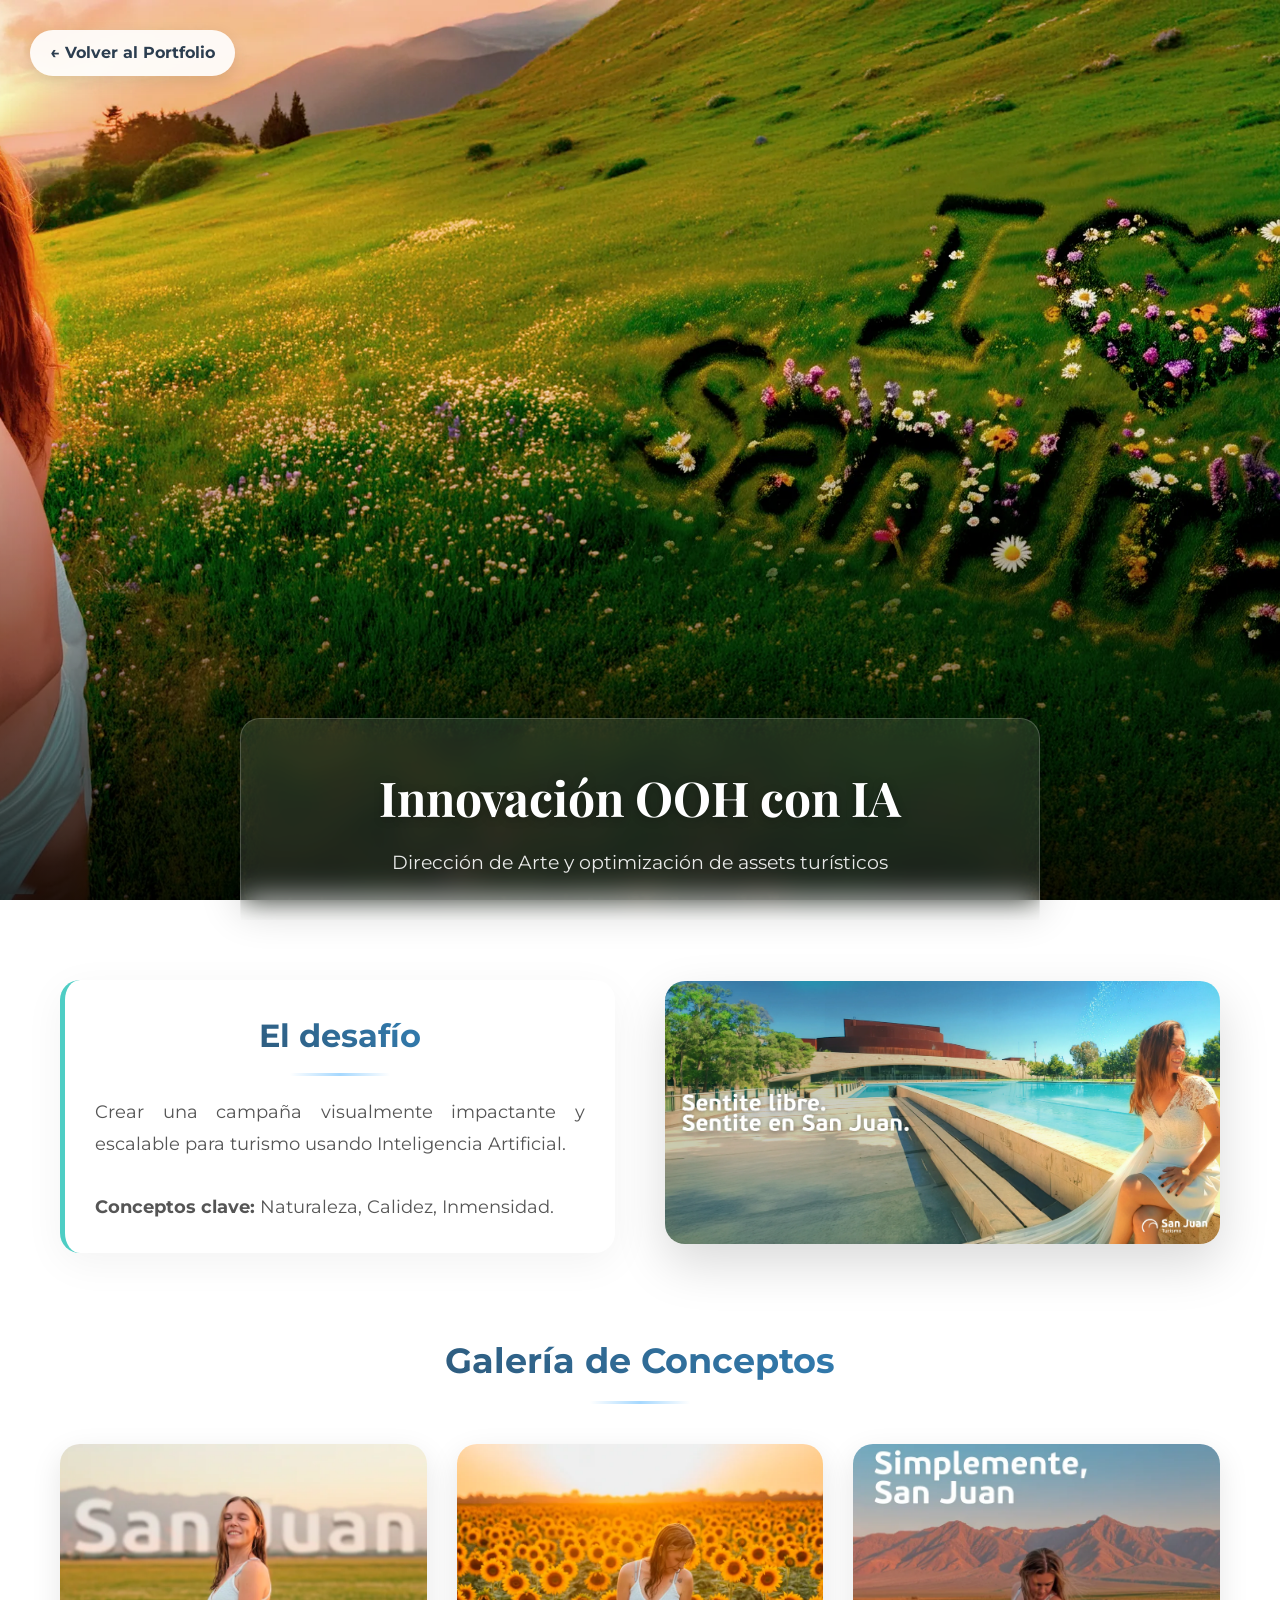
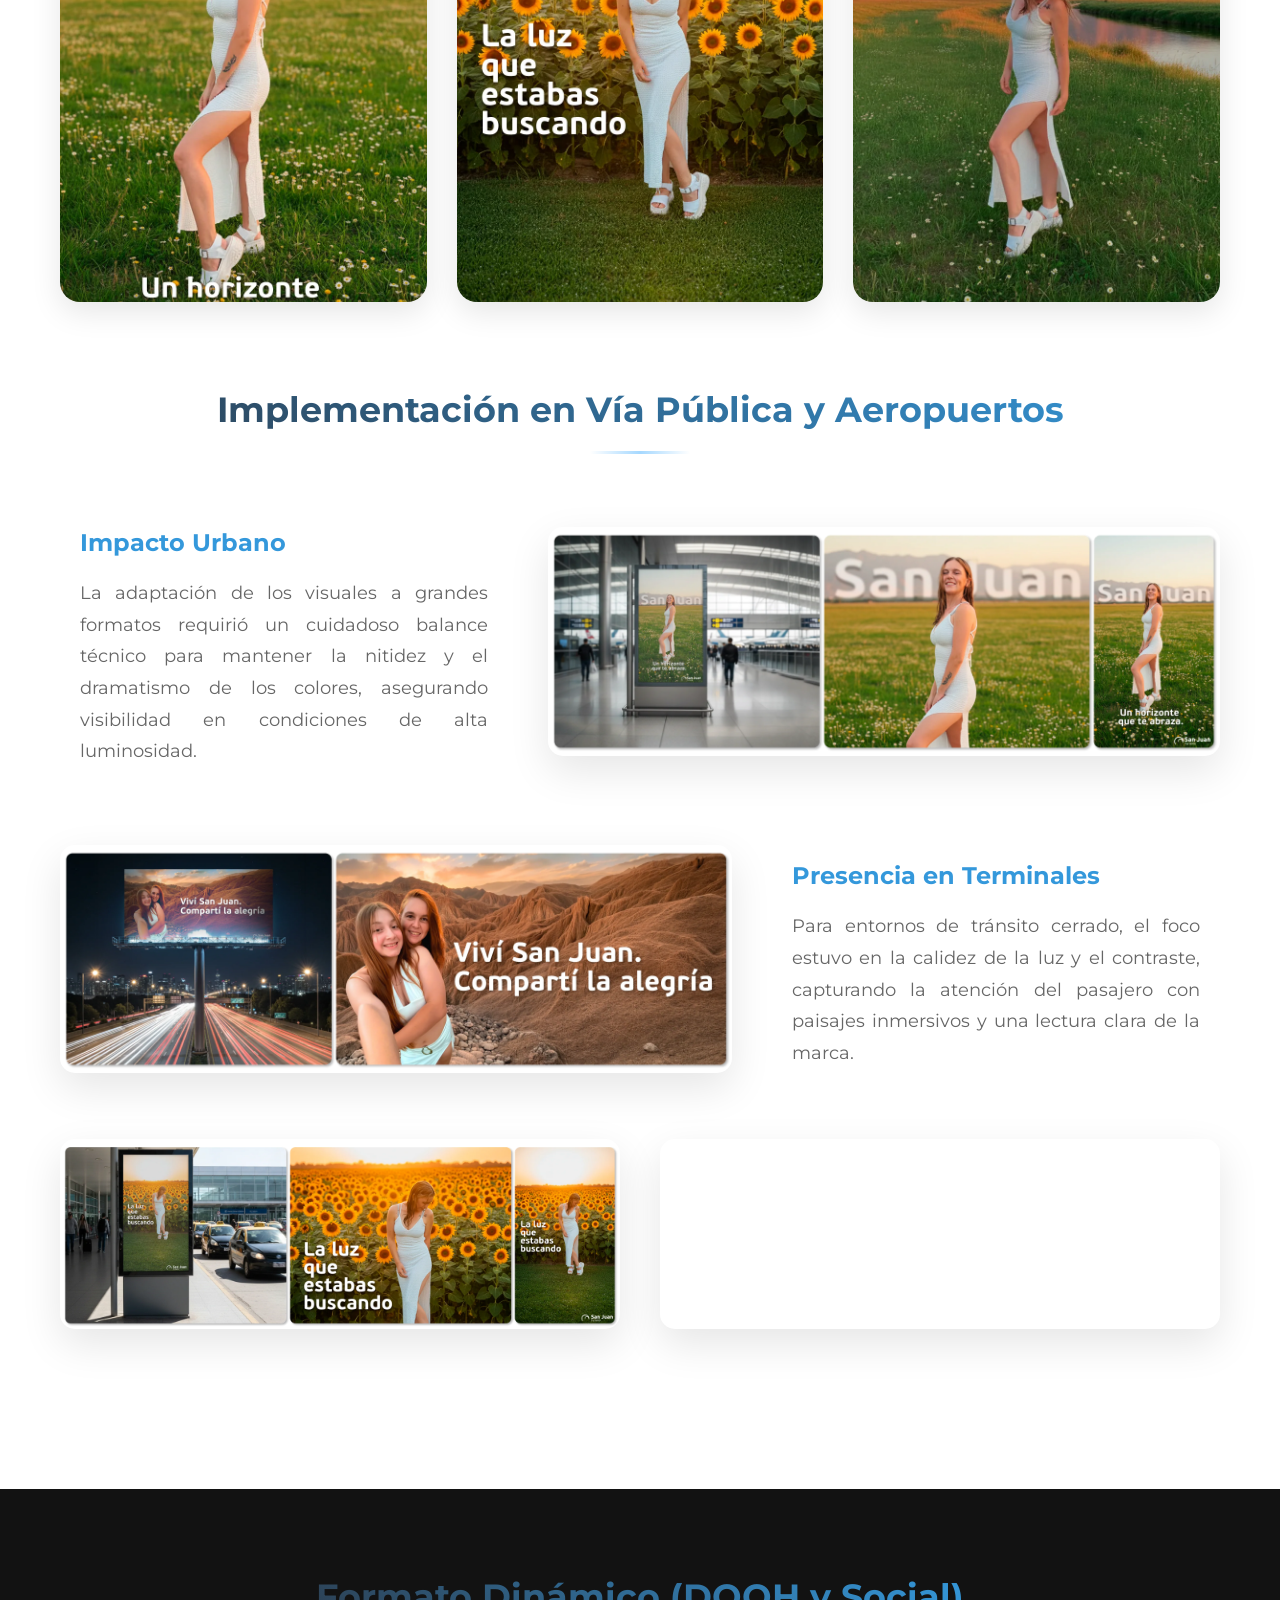
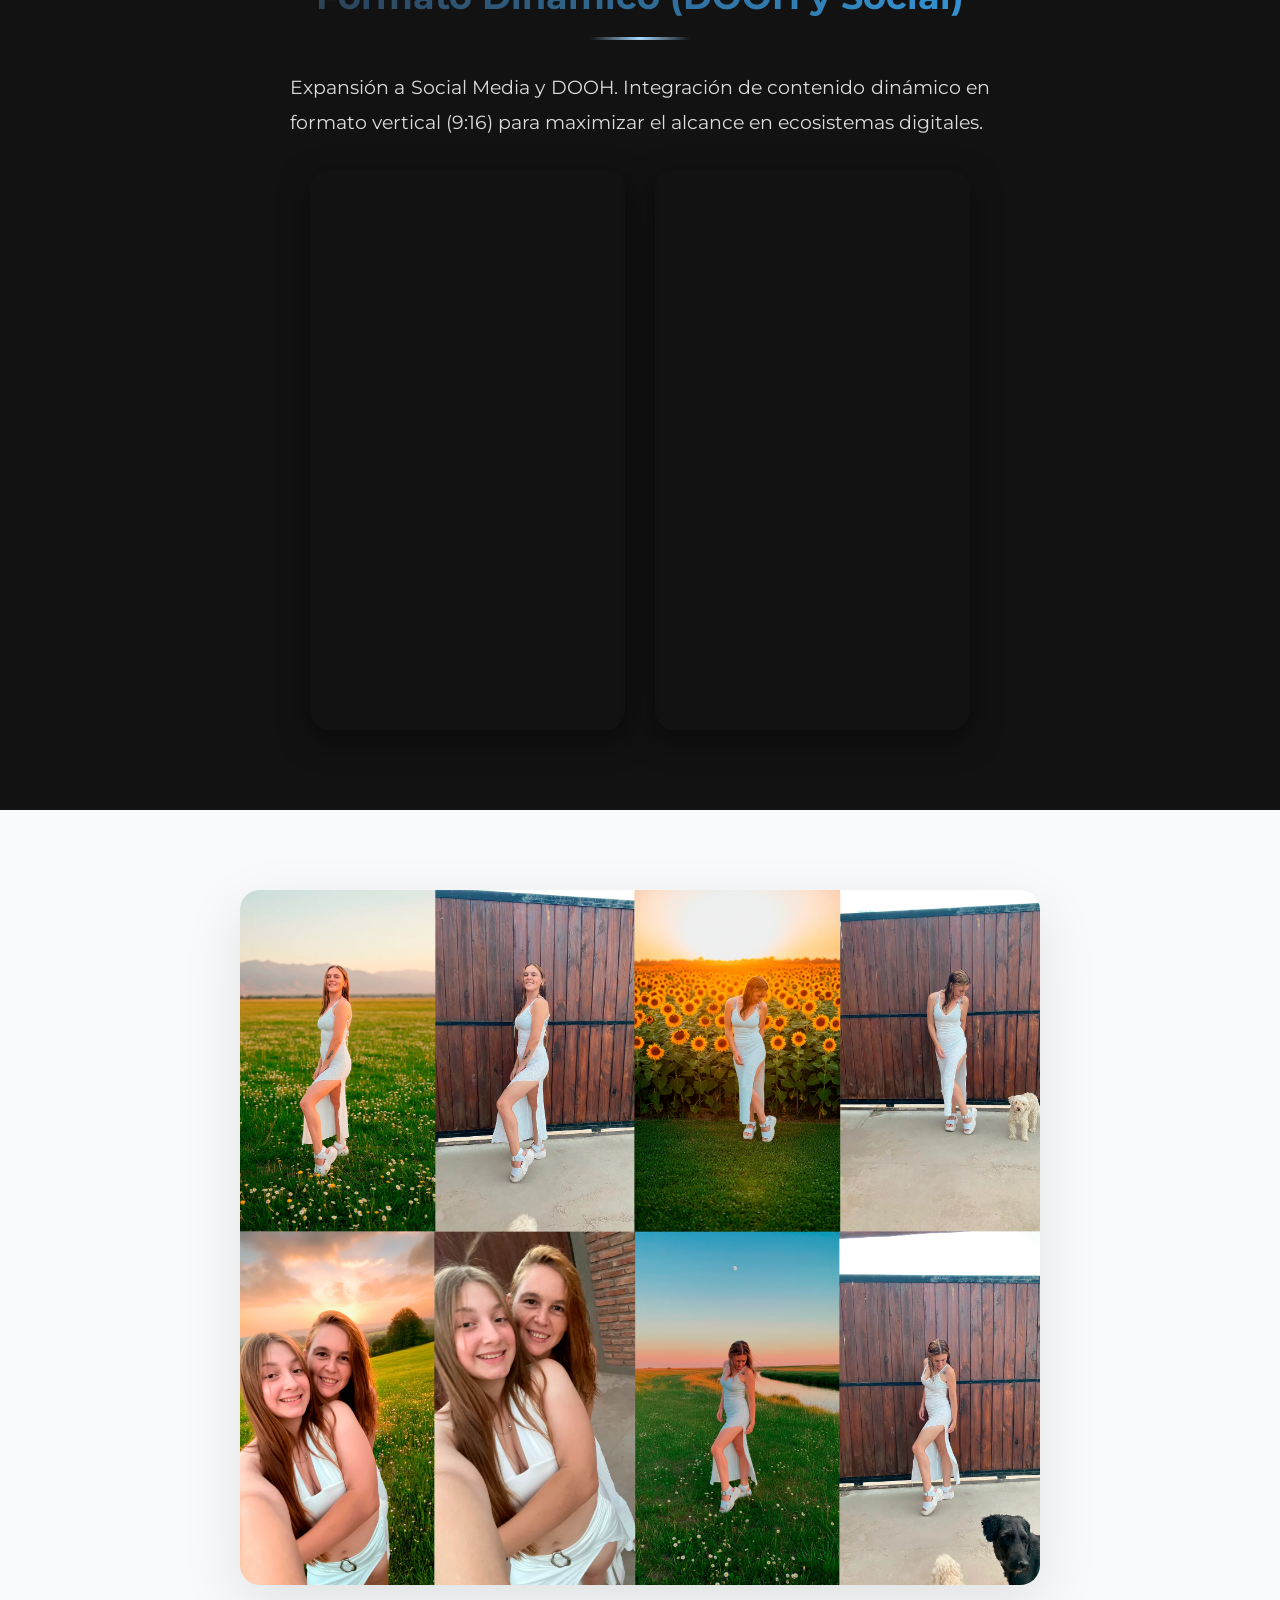
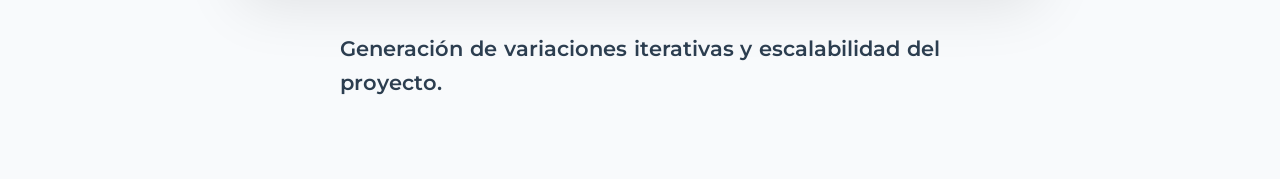
<file: vivi-san-juan-case.html>
<!DOCTYPE html>
<html lang="es">

<head>
  <meta charset="UTF-8" />
  <meta name="viewport" content="width=device-width, initial-scale=1.0" />
  <meta name="description" content="Dirección de arte con IA para una campaña turística de vía pública, visualmente impactante y escalable. Caso de Néstor Tártalo." />
  <meta property="og:type" content="website" />
  <meta property="og:site_name" content="Néstor Tártalo" />
  <meta property="og:locale" content="es_AR" />
  <meta property="og:title" content="Viví San Juan — Innovación OOH con IA" />
  <meta property="og:description" content="Dirección de arte con IA para una campaña turística de vía pública, visualmente impactante y escalable. Caso de Néstor Tártalo." />
  <meta property="og:url" content="https://nestortartalo.vercel.app/vivi-san-juan-case.html" />
  <meta property="og:image" content="https://nestortartalo.vercel.app/imagenes/og/vivi-san-juan.jpg" />
  <meta property="og:image:width" content="1200" />
  <meta property="og:image:height" content="630" />
  <meta name="twitter:card" content="summary_large_image" />
  <title>Caso de Estudio - Viví San Juan</title>
  <link rel="icon" type="image/x-icon" href="favicon.png" />
  <link rel="stylesheet" href="styles.css" />
  <link href="https://fonts.googleapis.com/css2?family=Poppins:ital,wght@0,600&display=swap" rel="stylesheet">
  <link
    href="https://fonts.googleapis.com/css2?family=Montserrat:wght@400;700&family=Playfair+Display:wght@700&display=swap"
    rel="stylesheet" />

  <style>
    /* VARIABLES Y RESET (Hereda de styles.css, pero definimos específicos aquí) */
    :root {
      --color-primary: #2c3e50;
      --color-secondary: #3498db;
      --color-accent: #a5d8ff;
      --color-accent-dark: #4ecdc4;
      --bg-light: #f8fafc;
    }

    body {
      background-color: #fff;
      margin: 0;
      padding: 0;
      overflow-x: hidden;
    }

    /* BLOQUE A: Hero Section */
    .case-hero {
      width: 100%;
      height: 100vh; /* Altura pantalla completa */
      background-image: url('imagenes/Publicidad Via Publica/campaña_v4a.webp');
      background-size: cover; /* Con 100vh y parallax esto llenará la pantalla exacta */
      background-position: center;
      background-attachment: fixed; /* Parallax restaurado */
      position: relative;
      display: flex;
      align-items: flex-end;
      justify-content: center;
    }

    .case-hero::after {
      content: '';
      position: absolute;
      top: 0;
      left: 0;
      width: 100%;
      height: 100%;
      background: linear-gradient(to bottom, transparent 40%, rgba(0, 0, 0, 0.8) 100%);
      z-index: 1;
    }

    .hero-content {
      position: relative;
      z-index: 2;
      background: rgba(255, 255, 255, 0.1);
      backdrop-filter: blur(15px);
      -webkit-backdrop-filter: blur(15px);
      padding: 40px 60px;
      border-radius: 20px 20px 0 0;
      text-align: center;
      border: 1px solid rgba(255, 255, 255, 0.2);
      border-bottom: none;
      box-shadow: 0 -10px 40px rgba(0, 0, 0, 0.2);
      max-width: 800px;
      width: 90%;
      transform: translateY(20px); /* Para un overlap suave con el contenido de abajo */
    }

    .hero-content h1 {
      font-family: 'Playfair Display', serif;
      font-size: 3rem;
      color: #fff;
      margin: 0 0 10px 0;
      text-shadow: 0 2px 10px rgba(0,0,0,0.3);
      text-align: center;
    }

    .hero-content p {
      font-family: 'Montserrat', sans-serif;
      font-size: 1.2rem;
      color: rgba(255, 255, 255, 0.9);
      font-weight: 400;
      margin: 0 auto;
      padding: 0;
      text-align: center;
    }

    /* CONTENEDOR GENERAL PARA LAS SECCIONES */
    .case-container {
      max-width: 1200px;
      margin: 0 auto;
      padding: 80px 20px;
    }

    /* BLOQUE B: Contexto y Estrategia */
    .context-section {
      display: grid;
      grid-template-columns: 1fr 1fr;
      gap: 50px;
      align-items: center;
      margin-bottom: 80px;
    }

    .context-text {
      padding: 30px;
      background: #ffffff;
      border-radius: 20px;
      box-shadow: 0 10px 40px rgba(0,0,0,0.05);
      border-left: 5px solid var(--color-accent-dark);
    }

    .context-text h2 {
      font-size: 2rem;
      margin-bottom: 20px;
      background: linear-gradient(45deg, var(--color-primary), var(--color-secondary));
      -webkit-background-clip: text;
      -webkit-text-fill-color: transparent;
    }

    .context-text p {
      font-size: 1.1rem;
      line-height: 1.8;
      color: #555;
    }

    .context-image img {
      width: 100%;
      border-radius: 20px;
      box-shadow: 0 20px 50px rgba(0,0,0,0.15);
      object-fit: cover;
    }

    /* BLOQUE C: Galería de Conceptos */
    .gallery-section {
      margin-bottom: 80px;
    }

    .gallery-section h2 {
      text-align: center;
      font-size: 2.2rem;
      margin-bottom: 40px;
      color: var(--color-primary);
    }

    .gallery-grid {
      display: grid;
      grid-template-columns: repeat(3, 1fr);
      gap: 30px;
    }

    .gallery-item {
      position: relative;
      border-radius: 20px;
      overflow: hidden;
      box-shadow: 0 10px 30px rgba(0,0,0,0.1);
      transition: all 0.5s cubic-bezier(0.175, 0.885, 0.32, 1.275);
      cursor: pointer;
    }

    .gallery-item img {
      width: 100%;
      height: 100%;
      object-fit: cover;
      aspect-ratio: 4/5;
      display: block;
      transition: transform 0.6s ease;
    }

    .gallery-item:hover {
      transform: translateY(-10px) scale(1.02);
      box-shadow: 0 20px 50px rgba(165, 216, 255, 0.4);
    }

    .gallery-item:hover img {
      transform: scale(1.05);
    }

    .gallery-tag {
      position: absolute;
      bottom: 20px;
      right: 20px;
      background: rgba(255, 255, 255, 0.85);
      backdrop-filter: blur(10px);
      padding: 8px 20px;
      border-radius: 30px;
      font-weight: 700;
      color: var(--color-primary);
      font-size: 0.9rem;
      box-shadow: 0 5px 15px rgba(0,0,0,0.1);
      opacity: 0;
      transform: translateY(10px);
      transition: all 0.3s ease;
    }

    .gallery-item:hover .gallery-tag {
      opacity: 1;
      transform: translateY(0);
    }

    /* BLOQUE D: Implementación OOH */
    .ooh-section {
      margin-bottom: 80px;
    }

    .ooh-section h2 {
      text-align: center;
      font-size: 2.2rem;
      margin-bottom: 50px;
      color: var(--color-primary);
    }

    .ooh-row {
      display: grid;
      grid-template-columns: 1fr 1.5fr;
      gap: 40px;
      align-items: center;
      margin-bottom: 50px;
    }

    .ooh-row.reverse {
      grid-template-columns: 1.5fr 1fr;
    }

    .ooh-text {
      padding: 20px;
    }

    .ooh-text h3 {
      font-size: 1.5rem;
      margin-bottom: 15px;
      color: var(--color-secondary);
    }

    .ooh-text p {
      font-size: 1.1rem;
      line-height: 1.8;
      color: #666;
    }

    .ooh-image img {
      width: 100%;
      border-radius: 15px;
      box-shadow: 0 15px 40px rgba(0,0,0,0.1);
    }

    .ooh-grid-2 {
      display: grid;
      grid-template-columns: 1fr 1fr;
      gap: 40px;
      margin-top: 50px;
    }

    .ooh-grid-2 img {
      width: 100%;
      border-radius: 15px;
      box-shadow: 0 15px 40px rgba(0,0,0,0.1);
    }

    /* BLOQUE F: Formato Dinámico (DOOH) */
    .dynamic-section {
      background-color: #121212;
      color: #fff;
      padding: 80px 20px;
      text-align: center;
    }

    .dynamic-content {
      max-width: 1000px;
      margin: 0 auto;
      display: flex;
      flex-direction: column;
      align-items: center;
      gap: 30px;
    }

    .dynamic-content h2 {
      font-size: 2.2rem;
      color: #fff;
      margin: 0;
    }

    .dynamic-content p {
      font-size: 1.2rem;
      line-height: 1.8;
      max-width: 700px;
      color: rgba(255, 255, 255, 0.85);
      margin: 0;
    }

    /* BLOQUE E: Escalabilidad */
    .scalability-section {
      background-color: var(--bg-light);
      padding: 80px 20px;
      text-align: center;
    }

    .scalability-content {
      max-width: 1000px;
      margin: 0 auto;
    }

    .scalability-content img {
      width: 80%;
      border-radius: 20px;
      box-shadow: 0 20px 60px rgba(0,0,0,0.1);
      margin-bottom: 40px;
    }

    .scalability-content p {
      font-size: 1.3rem;
      font-weight: 600;
      color: var(--color-primary);
      max-width: 600px;
      margin: 0 auto;
      line-height: 1.6;
    }

    /* Botón flotante para volver */
    .back-btn {
      position: fixed;
      top: 30px;
      left: 30px;
      background: rgba(255, 255, 255, 0.9);
      backdrop-filter: blur(10px);
      padding: 10px 20px;
      border-radius: 30px;
      color: var(--color-primary);
      font-weight: 700;
      text-decoration: none;
      box-shadow: 0 5px 15px rgba(0,0,0,0.1);
      z-index: 100;
      transition: all 0.3s ease;
      display: flex;
      align-items: center;
      gap: 10px;
    }

    .back-btn:hover {
      transform: translateY(-3px);
      box-shadow: 0 8px 20px rgba(0,0,0,0.15);
      background: #fff;
    }

    /* MEDIA QUERIES PARA RESPONSIVE */
    @media (max-width: 992px) {
      .hero-content h1 {
        font-size: 2.2rem;
      }

      .context-section {
        grid-template-columns: 1fr;
      }

      .gallery-grid {
        grid-template-columns: 1fr;
      }

      .gallery-item img {
        aspect-ratio: 16/9; /* Mejor proporción para mobile */
      }

      .ooh-row, .ooh-row.reverse {
        grid-template-columns: 1fr;
      }
      
      .ooh-row.reverse .ooh-text {
        order: 2; /* Para que el texto siempre quede debajo de la imagen en mobile */
      }
      
      .ooh-row.reverse .ooh-image {
        order: 1;
      }

      .ooh-grid-2 {
        grid-template-columns: 1fr;
      }

      .scalability-content img {
        width: 100%;
      }
    }

    /* =============================================== */
    /* ESTILOS MOVIDOS DESDE vivi-san-juan-case.html (antes inline) */
    /* =============================================== */
    .vs-dynamic-content-div {
      display: flex;
      gap: 30px;
      flex-wrap: wrap;
      justify-content: center;
    }

    .vs-dynamic-content-video {
      border-radius: 20px;
      box-shadow: 0 10px 30px rgba(0,0,0,0.5);
      object-fit: cover;
      pointer-events: none;
    }

    /* Hero en móvil: ocupa todo el ancho (igual que el inicio) */
    @media (max-width: 768px) {
      .hero-content {
        max-width: 100%;
        padding: 0;
        width: 100%;
      }
    }
  </style>
  <style id="mobile-fix">
    /* Ajustes solo para celular: el escritorio no cambia */
    @media (max-width: 767px) {
      .back-btn { position: absolute; top: 16px; left: 16px; }
      .hero-content { padding: 24px 16px 44px; box-sizing: border-box; }
      .hero-content h1 { font-size: 2rem; }
      p { text-align: left; }
    }
  </style>
</head>

<body>

  <a href="index.html" class="back-btn">← Volver al Portfolio</a>

  <!-- BLOQUE A: Hero Section -->
  <section class="case-hero">
    <div class="hero-content">
      <h1>Innovación OOH con IA</h1>
      <p>Dirección de Arte y optimización de assets turísticos</p>
    </div>
  </section>

  <main class="case-container">
    
    <!-- BLOQUE B: Contexto y Estrategia -->
    <section class="context-section">
      <div class="context-text">
        <h2>El desafío</h2>
        <p>Crear una campaña visualmente impactante y escalable para turismo usando Inteligencia Artificial. <br><br>
        <strong>Conceptos clave:</strong> Naturaleza, Calidez, Inmensidad.</p>
      </div>
      <div class="context-image">
        <img src="imagenes/Publicidad Via Publica/campaña_v5.webp" alt="Contexto y Estrategia">
      </div>
    </section>

    <!-- BLOQUE C: Galería de Conceptos -->
    <section class="gallery-section">
      <h2>Galería de Conceptos</h2>
      <div class="gallery-grid">
        <div class="gallery-item">
          <img src="imagenes/Publicidad Via Publica/campaña_v1.webp" alt="Horizonte">
          <div class="gallery-tag">Horizonte</div>
        </div>
        <div class="gallery-item">
          <img loading="lazy" decoding="async" src="imagenes/Publicidad Via Publica/campaña_v2.webp" alt="Luz">
          <div class="gallery-tag">Luz</div>
        </div>
        <div class="gallery-item">
          <img loading="lazy" decoding="async" src="imagenes/Publicidad Via Publica/campaña_v3.webp" alt="Naturaleza">
          <div class="gallery-tag">Naturaleza</div>
        </div>
      </div>
    </section>

    <!-- BLOQUE D: Implementación OOH -->
    <section class="ooh-section">
      <h2>Implementación en Vía Pública y Aeropuertos</h2>
      
      <div class="ooh-row">
        <div class="ooh-text">
          <h3>Impacto Urbano</h3>
          <p>La adaptación de los visuales a grandes formatos requirió un cuidadoso balance técnico para mantener la nitidez y el dramatismo de los colores, asegurando visibilidad en condiciones de alta luminosidad.</p>
        </div>
        <div class="ooh-image">
          <img loading="lazy" decoding="async" src="imagenes/Publicidad Via Publica/Publi_v1.webp" alt="Implementación OOH 1">
        </div>
      </div>

      <div class="ooh-row reverse">
        <div class="ooh-image">
          <img loading="lazy" decoding="async" src="imagenes/Publicidad Via Publica/Publi_v4.webp" alt="Implementación OOH 4">
        </div>
        <div class="ooh-text">
          <h3>Presencia en Terminales</h3>
          <p>Para entornos de tránsito cerrado, el foco estuvo en la calidez de la luz y el contraste, capturando la atención del pasajero con paisajes inmersivos y una lectura clara de la marca.</p>
        </div>
      </div>

      <div class="ooh-grid-2">
        <img loading="lazy" decoding="async" src="imagenes/Publicidad Via Publica/Publi_v2.webp" alt="Implementación Vertical 1">
        <img loading="lazy" decoding="async" src="imagenes/Publicidad Via Publica/Publi_v3.webp" alt="Implementación Vertical 2">
      </div>
    </section>

  </main>

  <!-- BLOQUE F: Formato Dinámico (DOOH y Social) -->
  <section class="dynamic-section">
    <div class="dynamic-content">
      <h2>Formato Dinámico (DOOH y Social)</h2>
      <p>Expansión a Social Media y DOOH. Integración de contenido dinámico en formato vertical (9:16) para maximizar el alcance en ecosistemas digitales.</p>
      <div class="vs-dynamic-content-div">
        <video width="315" height="560" src="imagenes/Publicidad Via Publica/via/vid_v1.mp4" autoplay loop muted playsinline class="vs-dynamic-content-video"></video>
        <video width="315" height="560" src="imagenes/Publicidad Via Publica/via/Corazon.mp4" autoplay loop muted playsinline class="vs-dynamic-content-video"></video>
      </div>
    </div>
  </section>

  <!-- BLOQUE E: Escalabilidad -->
  <section class="scalability-section">
    <div class="scalability-content">
      <img loading="lazy" decoding="async" src="imagenes/Publicidad Via Publica/muestra.webp" alt="Escalabilidad del proyecto">
      <p>Generación de variaciones iterativas y escalabilidad del proyecto.</p>
    </div>
  </section>

</body>
</html>
</file>
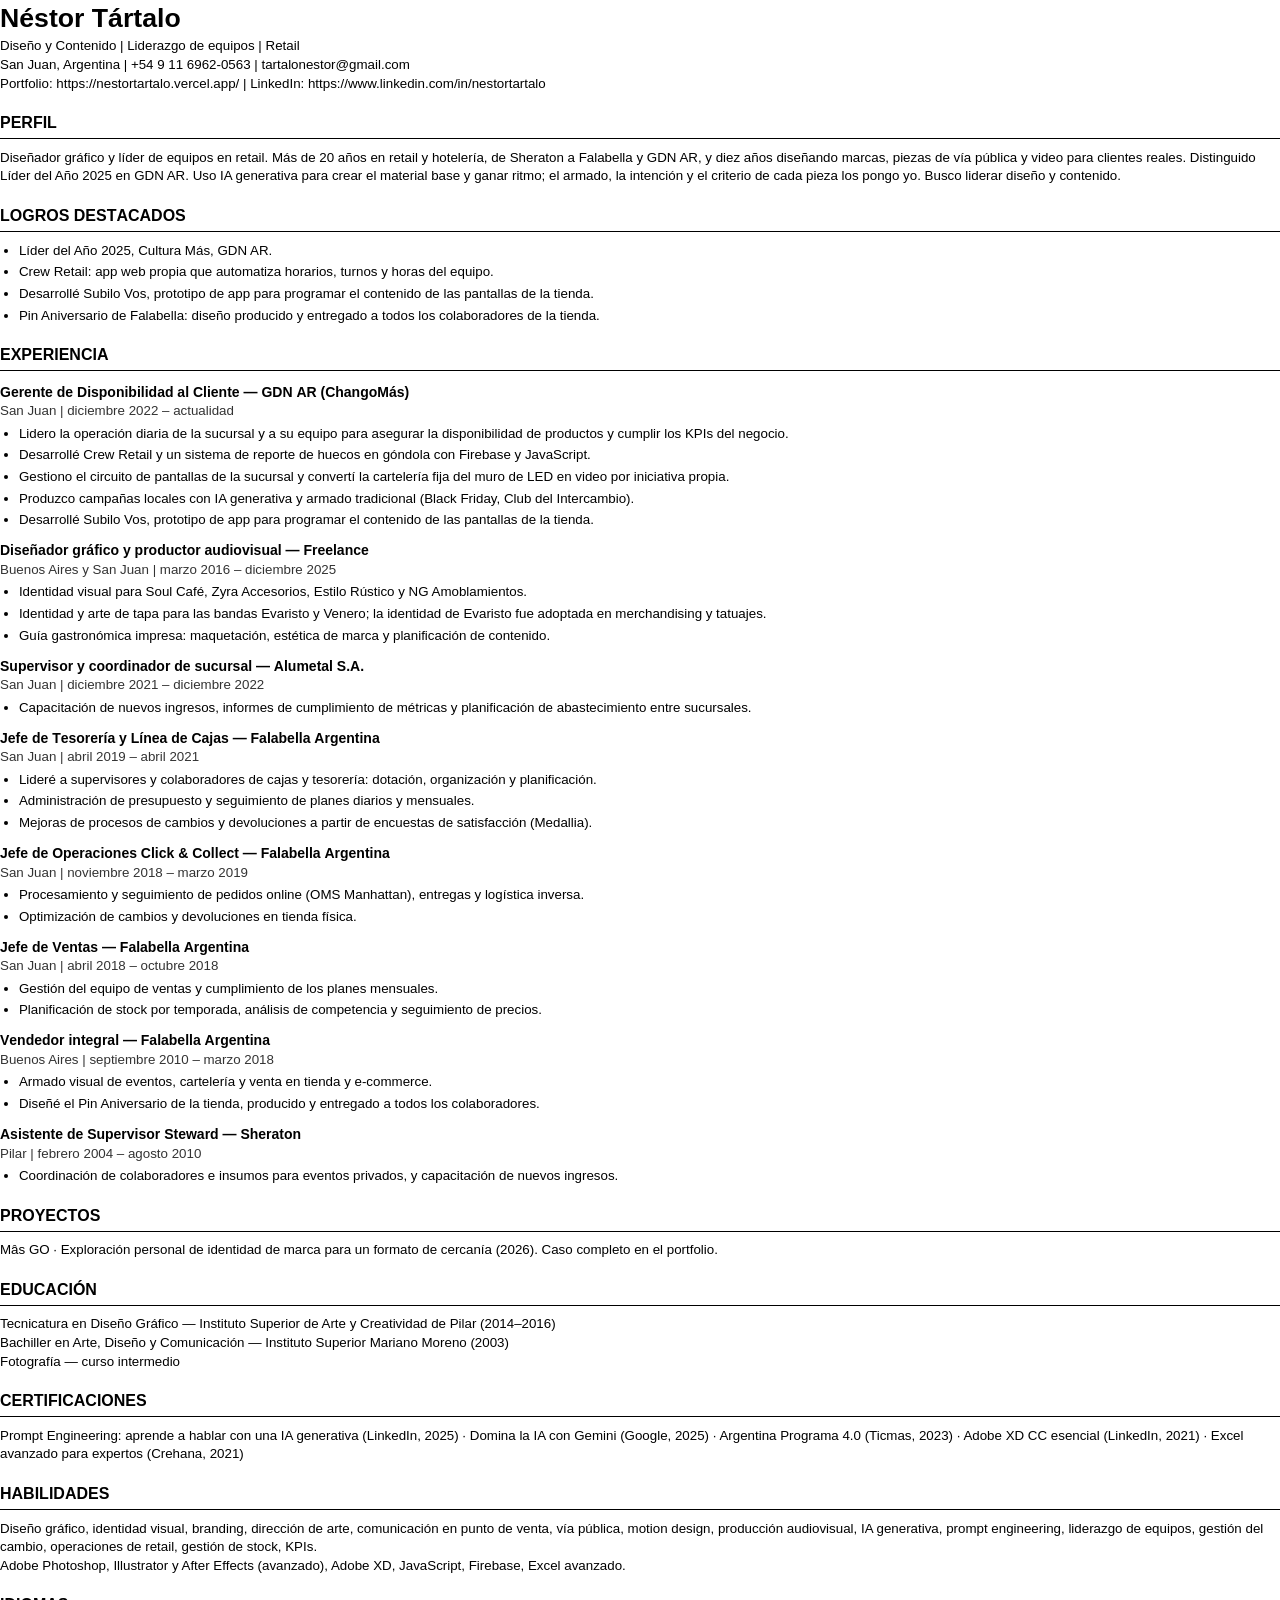
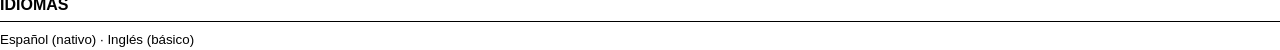
<file: cv/cv-ats.html>
<!DOCTYPE html>
<html lang="es">
<head>
  <meta charset="UTF-8" />
  <title>Néstor Tártalo — CV</title>
  <style>
    @page { size: A4; margin: 16mm 18mm; }
    * { box-sizing: border-box; margin: 0; padding: 0; }
    body { font-family: Arial, Helvetica, sans-serif; color: #000; font-size: 10pt; line-height: 1.4; }
    h1, h2, h3 { font-variant-ligatures: none; font-kerning: none; letter-spacing: normal; }
    h1 { font-size: 20pt; }
    h2 { font-size: 12pt; text-transform: uppercase; border-bottom: 1px solid #000; padding-bottom: 1mm; margin: 5mm 0 2.5mm; }
    h3 { font-size: 10.5pt; margin-top: 3mm; }
    p.meta { color: #333; }
    ul { padding-left: 5mm; margin-top: 1mm; }
    li { margin-bottom: 0.8mm; }
    a { color: #000; text-decoration: none; }
  </style>
</head>
<body>
  <h1>Néstor Tártalo</h1>
  <p>Diseño y Contenido | Liderazgo de equipos | Retail</p>
  <p>San Juan, Argentina | +54 9 11 6962-0563 | tartalonestor@gmail.com</p>
  <p>Portfolio: https://nestortartalo.vercel.app/ | LinkedIn: https://www.linkedin.com/in/nestortartalo</p>

  <h2>Perfil</h2>
  <p>Diseñador gráfico y líder de equipos en retail. Más de 20 años en retail y hotelería, de Sheraton a Falabella y GDN AR, y diez años diseñando marcas, piezas de vía pública y video para clientes reales. Distinguido Líder del Año 2025 en GDN AR. Uso IA generativa para crear el material base y ganar ritmo; el armado, la intención y el criterio de cada pieza los pongo yo. Busco liderar diseño y contenido.</p>

  <h2>Logros destacados</h2>
  <ul>
    <li>Líder del Año 2025, Cultura Más, GDN AR.</li>
    <li>Crew Retail: app web propia que automatiza horarios, turnos y horas del equipo.</li>
    <li>Desarrollé Subilo Vos, prototipo de app para programar el contenido de las pantallas de la tienda.</li>
    <li>Pin Aniversario de Falabella: diseño producido y entregado a todos los colaboradores de la tienda.</li>
  </ul>

  <h2>Experiencia</h2>
  <h3>Gerente de Disponibilidad al Cliente — GDN AR (ChangoMás)</h3>
  <p class="meta">San Juan | diciembre 2022 – actualidad</p>
  <ul>
    <li>Lidero la operación diaria de la sucursal y a su equipo para asegurar la disponibilidad de productos y cumplir los KPIs del negocio.</li>
    <li>Desarrollé Crew Retail y un sistema de reporte de huecos en góndola con Firebase y JavaScript.</li>
    <li>Gestiono el circuito de pantallas de la sucursal y convertí la cartelería fija del muro de LED en video por iniciativa propia.</li>
    <li>Produzco campañas locales con IA generativa y armado tradicional (Black Friday, Club del Intercambio).</li>
    <li>Desarrollé Subilo Vos, prototipo de app para programar el contenido de las pantallas de la tienda.</li>
  </ul>

  <h3>Diseñador gráfico y productor audiovisual — Freelance</h3>
  <p class="meta">Buenos Aires y San Juan | marzo 2016 – diciembre 2025</p>
  <ul>
    <li>Identidad visual para Soul Café, Zyra Accesorios, Estilo Rústico y NG Amoblamientos.</li>
    <li>Identidad y arte de tapa para las bandas Evaristo y Venero; la identidad de Evaristo fue adoptada en merchandising y tatuajes.</li>
    <li>Guía gastronómica impresa: maquetación, estética de marca y planificación de contenido.</li>
  </ul>

  <h3>Supervisor y coordinador de sucursal — Alumetal S.A.</h3>
  <p class="meta">San Juan | diciembre 2021 – diciembre 2022</p>
  <ul>
    <li>Capacitación de nuevos ingresos, informes de cumplimiento de métricas y planificación de abastecimiento entre sucursales.</li>
  </ul>

  <h3>Jefe de Tesorería y Línea de Cajas — Falabella Argentina</h3>
  <p class="meta">San Juan | abril 2019 – abril 2021</p>
  <ul>
    <li>Lideré a supervisores y colaboradores de cajas y tesorería: dotación, organización y planificación.</li>
    <li>Administración de presupuesto y seguimiento de planes diarios y mensuales.</li>
    <li>Mejoras de procesos de cambios y devoluciones a partir de encuestas de satisfacción (Medallia).</li>
  </ul>

  <h3>Jefe de Operaciones Click &amp; Collect — Falabella Argentina</h3>
  <p class="meta">San Juan | noviembre 2018 – marzo 2019</p>
  <ul>
    <li>Procesamiento y seguimiento de pedidos online (OMS Manhattan), entregas y logística inversa.</li>
    <li>Optimización de cambios y devoluciones en tienda física.</li>
  </ul>

  <h3>Jefe de Ventas — Falabella Argentina</h3>
  <p class="meta">San Juan | abril 2018 – octubre 2018</p>
  <ul>
    <li>Gestión del equipo de ventas y cumplimiento de los planes mensuales.</li>
    <li>Planificación de stock por temporada, análisis de competencia y seguimiento de precios.</li>
  </ul>

  <h3>Vendedor integral — Falabella Argentina</h3>
  <p class="meta">Buenos Aires | septiembre 2010 – marzo 2018</p>
  <ul>
    <li>Armado visual de eventos, cartelería y venta en tienda y e-commerce.</li>
    <li>Diseñé el Pin Aniversario de la tienda, producido y entregado a todos los colaboradores.</li>
  </ul>

  <h3>Asistente de Supervisor Steward — Sheraton</h3>
  <p class="meta">Pilar | febrero 2004 – agosto 2010</p>
  <ul>
    <li>Coordinación de colaboradores e insumos para eventos privados, y capacitación de nuevos ingresos.</li>
  </ul>

  <h2>Proyectos</h2>
  <p>Mâs GO · Exploración personal de identidad de marca para un formato de cercanía (2026). Caso completo en el portfolio.</p>

  <h2>Educación</h2>
  <p>Tecnicatura en Diseño Gráfico — Instituto Superior de Arte y Creatividad de Pilar (2014–2016)</p>
  <p>Bachiller en Arte, Diseño y Comunicación — Instituto Superior Mariano Moreno (2003)</p>
  <p>Fotografía — curso intermedio</p>

  <h2>Certificaciones</h2>
  <p>Prompt Engineering: aprende a hablar con una IA generativa (LinkedIn, 2025) · Domina la IA con Gemini (Google, 2025) · Argentina Programa 4.0 (Ticmas, 2023) · Adobe XD CC esencial (LinkedIn, 2021) · Excel avanzado para expertos (Crehana, 2021)</p>

  <h2>Habilidades</h2>
  <p>Diseño gráfico, identidad visual, branding, dirección de arte, comunicación en punto de venta, vía pública, motion design, producción audiovisual, IA generativa, prompt engineering, liderazgo de equipos, gestión del cambio, operaciones de retail, gestión de stock, KPIs.</p>
  <p>Adobe Photoshop, Illustrator y After Effects (avanzado), Adobe XD, JavaScript, Firebase, Excel avanzado.</p>

  <h2>Idiomas</h2>
  <p>Español (nativo) · Inglés (básico)</p>
</body>
</html>
</file>
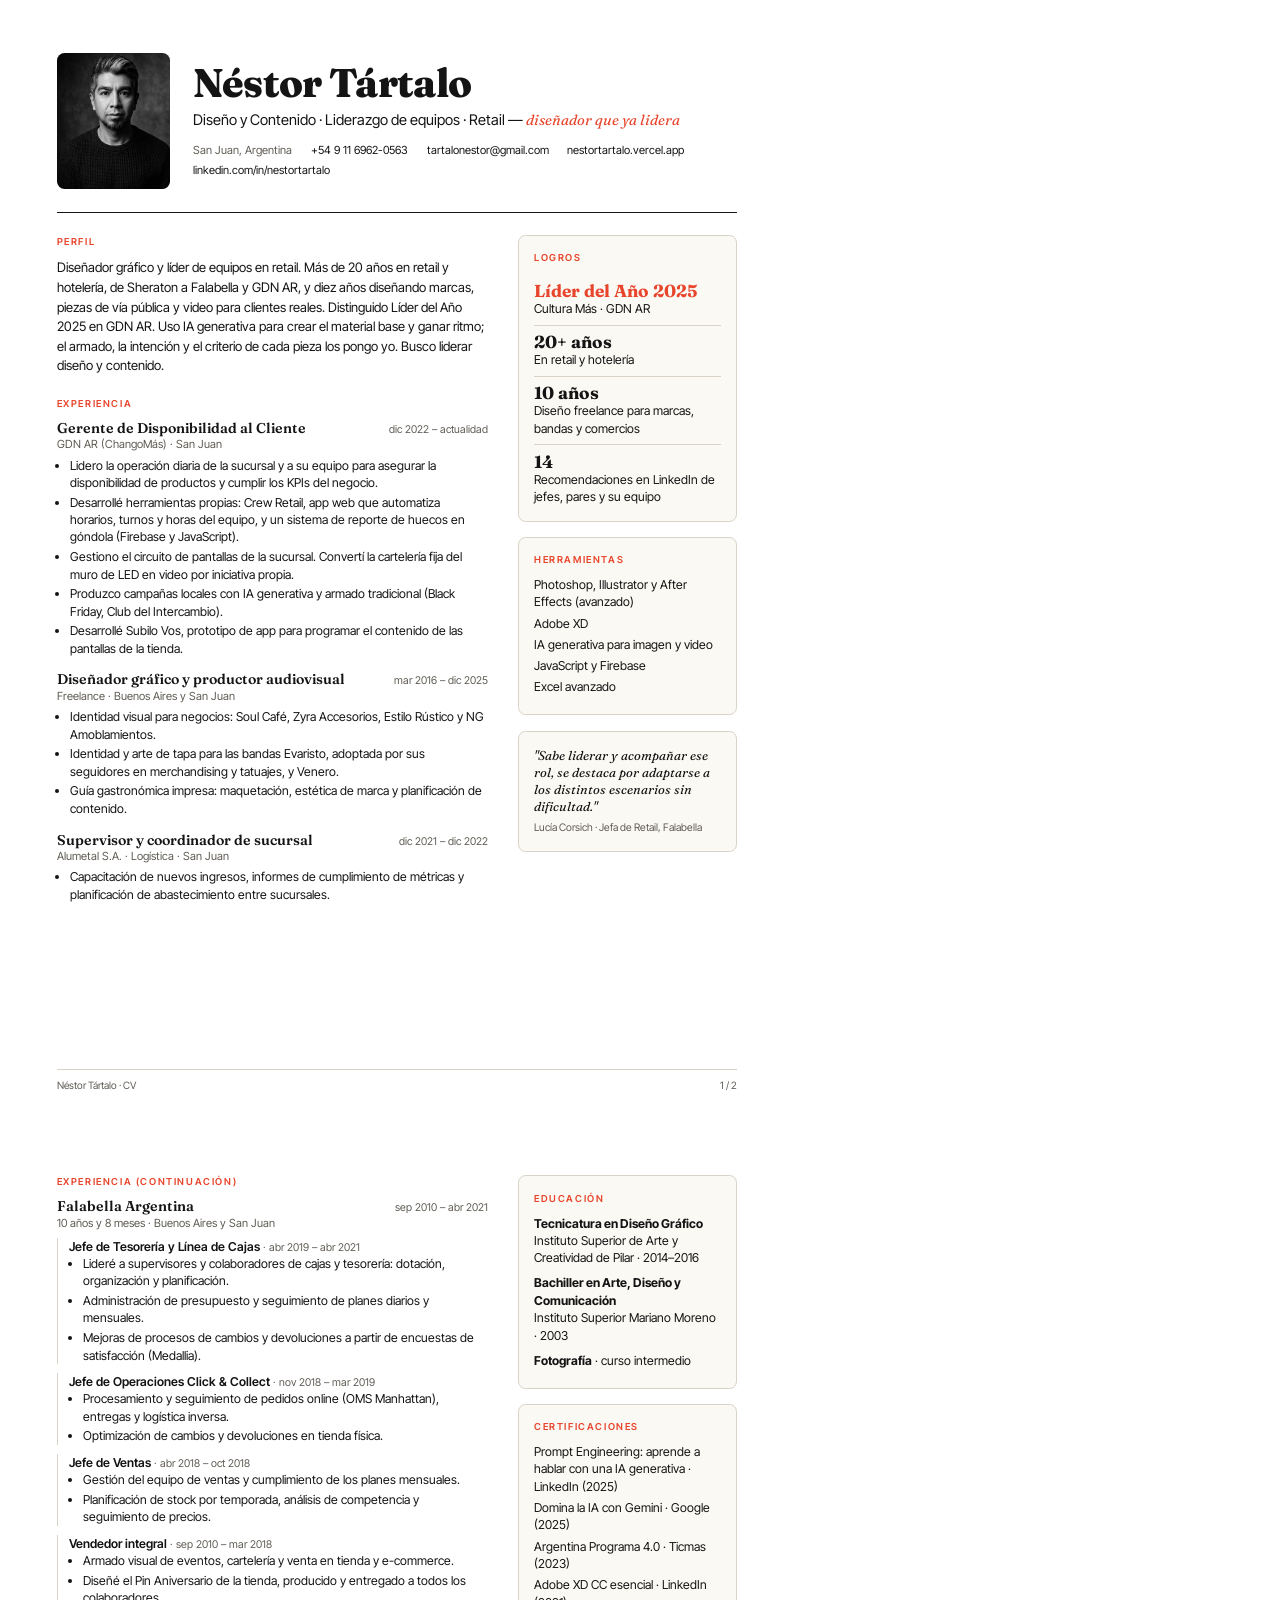
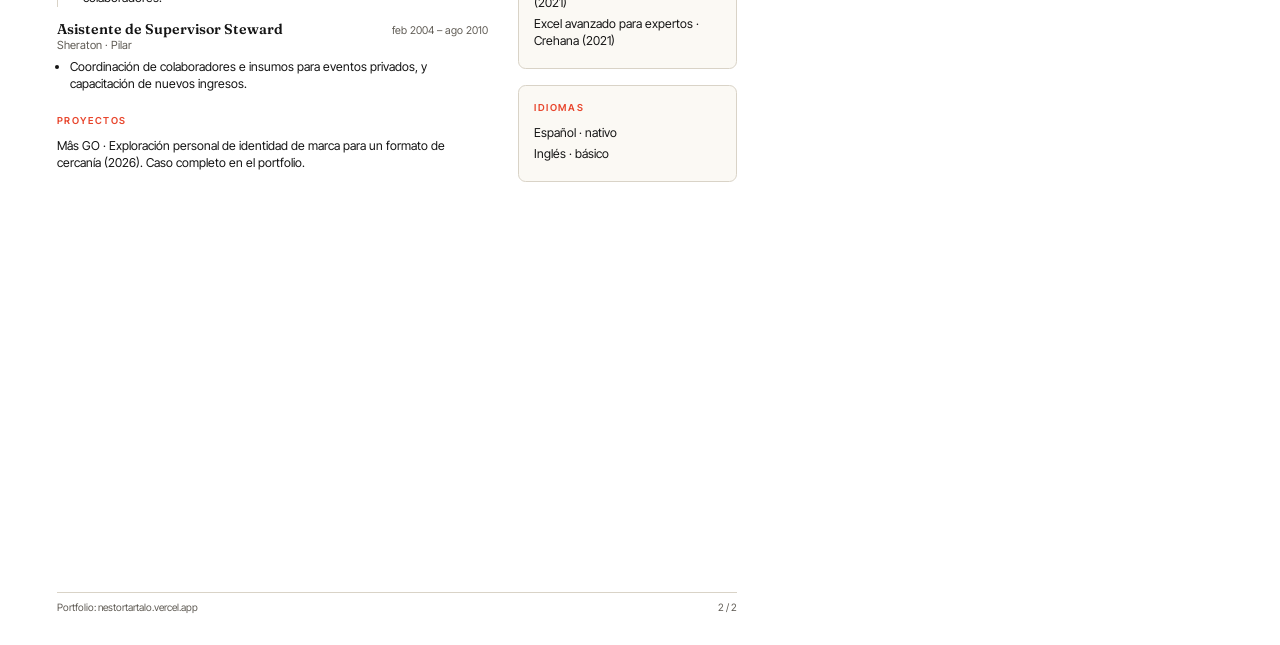
<file: cv/cv.html>
<!DOCTYPE html>
<html lang="es">
<head>
  <meta charset="UTF-8" />
  <title>Néstor Tártalo — CV</title>
  <link href="https://fonts.googleapis.com/css2?family=Fraunces:opsz,wght@9..144,400;9..144,600;9..144,800&family=Inter+Tight:wght@400;500;600&display=swap" rel="stylesheet" />
  <style>
    @page { size: A4; margin: 0; }
    :root { --ink: #141414; --muted: #5f5b54; --line: #d9d3c7; --accent: #e8452c; --paper: #fbf9f4; }
    * { box-sizing: border-box; margin: 0; padding: 0; }
    html, body { background: #fff; }
    body { font-family: 'Inter Tight', sans-serif; color: var(--ink); font-size: 9.2pt; line-height: 1.42; -webkit-print-color-adjust: exact; print-color-adjust: exact; }
    .page { width: 210mm; height: 297mm; padding: 14mm 15mm 12mm; position: relative; overflow: hidden; page-break-after: always; }
    .page:last-child { page-break-after: auto; }
    h1, h2, h3 { font-family: 'Fraunces', serif; }

    /* Encabezado */
    header { display: grid; grid-template-columns: 30mm 1fr; gap: 6mm; align-items: center; padding-bottom: 6mm; border-bottom: 1.2pt solid var(--ink); }
    .photo { width: 30mm; height: 36mm; border-radius: 2mm; background: #222 url('../imagenes/hero.webp') left 30% / cover no-repeat; filter: grayscale(1); }
    header h1 { font-size: 30pt; font-weight: 800; line-height: 1; letter-spacing: -0.5pt; }
    header .role { font-size: 11pt; margin-top: 2mm; }
    header .role em { font-family: 'Fraunces', serif; color: var(--accent); }
    .contact { display: flex; flex-wrap: wrap; gap: 1.2mm 5mm; margin-top: 3mm; font-size: 8.4pt; color: var(--muted); }
    .contact a { color: var(--ink); text-decoration: none; }

    /* Cuerpo */
    .grid { display: grid; grid-template-columns: 1fr 58mm; gap: 8mm; margin-top: 6mm; }
    .label { font-size: 7.2pt; letter-spacing: 1.2pt; text-transform: uppercase; color: var(--accent); font-weight: 600; margin-bottom: 2.5mm; display: block; }
    section + section { margin-top: 5.5mm; }
    .summary { font-size: 9.8pt; line-height: 1.5; }
    .job { margin-bottom: 3.8mm; }
    .job-head { display: flex; justify-content: space-between; gap: 4mm; align-items: baseline; }
    .job h3 { font-size: 10.6pt; font-weight: 600; line-height: 1.2; }
    .job .when { font-size: 8pt; color: var(--muted); white-space: nowrap; }
    .job .where { font-size: 8.4pt; color: var(--muted); margin-bottom: 1mm; }
    .job ul { padding-left: 3.6mm; }
    .job li { margin-bottom: 0.6mm; }
    .sub { margin: 1.6mm 0 0 0; padding-left: 3mm; border-left: 1pt solid var(--line); }
    .sub + .sub { margin-top: 2.4mm; }
    .sub h4 { font-size: 9.2pt; font-weight: 600; }
    .sub h4 span { font-weight: 400; color: var(--muted); font-size: 8pt; }

    aside .box { background: var(--paper); border: 0.6pt solid var(--line); border-radius: 2mm; padding: 4mm; }
    aside .box + .box { margin-top: 4mm; }
    .wins { list-style: none; }
    .wins li { padding: 1.8mm 0; border-bottom: 0.6pt solid var(--line); }
    .wins li:last-child { border-bottom: none; padding-bottom: 0; }
    .wins b { display: block; font-family: 'Fraunces', serif; font-size: 13pt; line-height: 1.1; }
    .wins li:first-child b { color: var(--accent); }
    .plain { list-style: none; }
    .plain li { margin-bottom: 1mm; }
    .quote { font-family: 'Fraunces', serif; font-style: italic; font-size: 9.6pt; line-height: 1.35; }
    .quote small { display: block; font-family: 'Inter Tight', sans-serif; font-style: normal; font-size: 7.8pt; color: var(--muted); margin-top: 1.5mm; }
    footer { position: absolute; left: 15mm; right: 15mm; bottom: 8mm; display: flex; justify-content: space-between; font-size: 7.6pt; color: var(--muted); border-top: 0.6pt solid var(--line); padding-top: 2mm; }
  </style>
</head>
<body>
  <!-- Página 1 -->
  <div class="page">
    <header>
      <div class="photo" role="img" aria-label="Néstor Tártalo"></div>
      <div>
        <h1>Néstor Tártalo</h1>
        <p class="role">Diseño y Contenido · Liderazgo de equipos · Retail — <em>diseñador que ya lidera</em></p>
        <div class="contact">
          <span>San Juan, Argentina</span>
          <a href="https://wa.me/541169620563">+54 9 11 6962-0563</a>
          <a href="mailto:tartalonestor@gmail.com">tartalonestor@gmail.com</a>
          <a href="https://nestortartalo.vercel.app/">nestortartalo.vercel.app</a>
          <a href="https://www.linkedin.com/in/nestortartalo/">linkedin.com/in/nestortartalo</a>
        </div>
      </div>
    </header>

    <div class="grid">
      <main>
        <section>
          <span class="label">Perfil</span>
          <p class="summary">Diseñador gráfico y líder de equipos en retail. Más de 20 años en retail y hotelería, de Sheraton a Falabella y GDN AR, y diez años diseñando marcas, piezas de vía pública y video para clientes reales. Distinguido Líder del Año 2025 en GDN AR. Uso IA generativa para crear el material base y ganar ritmo; el armado, la intención y el criterio de cada pieza los pongo yo. Busco liderar diseño y contenido.</p>
        </section>

        <section>
          <span class="label">Experiencia</span>
          <div class="job">
            <div class="job-head"><h3>Gerente de Disponibilidad al Cliente</h3><span class="when">dic 2022 – actualidad</span></div>
            <p class="where">GDN AR (ChangoMás) · San Juan</p>
            <ul>
              <li>Lidero la operación diaria de la sucursal y a su equipo para asegurar la disponibilidad de productos y cumplir los KPIs del negocio.</li>
              <li>Desarrollé herramientas propias: Crew Retail, app web que automatiza horarios, turnos y horas del equipo, y un sistema de reporte de huecos en góndola (Firebase y JavaScript).</li>
              <li>Gestiono el circuito de pantallas de la sucursal. Convertí la cartelería fija del muro de LED en video por iniciativa propia.</li>
              <li>Produzco campañas locales con IA generativa y armado tradicional (Black Friday, Club del Intercambio).</li>
              <li>Desarrollé Subilo Vos, prototipo de app para programar el contenido de las pantallas de la tienda.</li>
            </ul>
          </div>

          <div class="job">
            <div class="job-head"><h3>Diseñador gráfico y productor audiovisual</h3><span class="when">mar 2016 – dic 2025</span></div>
            <p class="where">Freelance · Buenos Aires y San Juan</p>
            <ul>
              <li>Identidad visual para negocios: Soul Café, Zyra Accesorios, Estilo Rústico y NG Amoblamientos.</li>
              <li>Identidad y arte de tapa para las bandas Evaristo, adoptada por sus seguidores en merchandising y tatuajes, y Venero.</li>
              <li>Guía gastronómica impresa: maquetación, estética de marca y planificación de contenido.</li>
            </ul>
          </div>

          <div class="job">
            <div class="job-head"><h3>Supervisor y coordinador de sucursal</h3><span class="when">dic 2021 – dic 2022</span></div>
            <p class="where">Alumetal S.A. · Logística · San Juan</p>
            <ul>
              <li>Capacitación de nuevos ingresos, informes de cumplimiento de métricas y planificación de abastecimiento entre sucursales.</li>
            </ul>
          </div>
        </section>
      </main>

      <aside>
        <div class="box">
          <span class="label">Logros</span>
          <ul class="wins">
            <li><b>Líder del Año 2025</b>Cultura Más · GDN AR</li>
            <li><b>20+ años</b>En retail y hotelería</li>
            <li><b>10 años</b>Diseño freelance para marcas, bandas y comercios</li>
            <li><b>14</b>Recomendaciones en LinkedIn de jefes, pares y su equipo</li>
          </ul>
        </div>
        <div class="box">
          <span class="label">Herramientas</span>
          <ul class="plain">
            <li>Photoshop, Illustrator y After Effects (avanzado)</li>
            <li>Adobe XD</li>
            <li>IA generativa para imagen y video</li>
            <li>JavaScript y Firebase</li>
            <li>Excel avanzado</li>
          </ul>
        </div>
        <div class="box">
          <p class="quote">"Sabe liderar y acompañar ese rol, se destaca por adaptarse a los distintos escenarios sin dificultad."<small>Lucía Corsich · Jefa de Retail, Falabella</small></p>
        </div>
      </aside>
    </div>
    <footer><span>Néstor Tártalo · CV</span><span>1 / 2</span></footer>
  </div>

  <!-- Página 2 -->
  <div class="page">
    <div class="grid" style="margin-top:0">
      <main>
        <section>
          <span class="label">Experiencia (continuación)</span>
          <div class="job">
            <div class="job-head"><h3>Falabella Argentina</h3><span class="when">sep 2010 – abr 2021</span></div>
            <p class="where">10 años y 8 meses · Buenos Aires y San Juan</p>
            <div class="sub">
              <h4>Jefe de Tesorería y Línea de Cajas <span>· abr 2019 – abr 2021</span></h4>
              <ul>
                <li>Lideré a supervisores y colaboradores de cajas y tesorería: dotación, organización y planificación.</li>
                <li>Administración de presupuesto y seguimiento de planes diarios y mensuales.</li>
                <li>Mejoras de procesos de cambios y devoluciones a partir de encuestas de satisfacción (Medallia).</li>
              </ul>
            </div>
            <div class="sub">
              <h4>Jefe de Operaciones Click &amp; Collect <span>· nov 2018 – mar 2019</span></h4>
              <ul>
                <li>Procesamiento y seguimiento de pedidos online (OMS Manhattan), entregas y logística inversa.</li>
                <li>Optimización de cambios y devoluciones en tienda física.</li>
              </ul>
            </div>
            <div class="sub">
              <h4>Jefe de Ventas <span>· abr 2018 – oct 2018</span></h4>
              <ul>
                <li>Gestión del equipo de ventas y cumplimiento de los planes mensuales.</li>
                <li>Planificación de stock por temporada, análisis de competencia y seguimiento de precios.</li>
              </ul>
            </div>
            <div class="sub">
              <h4>Vendedor integral <span>· sep 2010 – mar 2018</span></h4>
              <ul>
                <li>Armado visual de eventos, cartelería y venta en tienda y e-commerce.</li>
                <li>Diseñé el Pin Aniversario de la tienda, producido y entregado a todos los colaboradores.</li>
              </ul>
            </div>
          </div>

          <div class="job">
            <div class="job-head"><h3>Asistente de Supervisor Steward</h3><span class="when">feb 2004 – ago 2010</span></div>
            <p class="where">Sheraton · Pilar</p>
            <ul>
              <li>Coordinación de colaboradores e insumos para eventos privados, y capacitación de nuevos ingresos.</li>
            </ul>
          </div>
        </section>

        <section>
          <span class="label">Proyectos</span>
          <p>Mâs GO · Exploración personal de identidad de marca para un formato de cercanía (2026). Caso completo en el portfolio.</p>
        </section>
      </main>

      <aside>
        <div class="box">
          <span class="label">Educación</span>
          <ul class="plain">
            <li><b>Tecnicatura en Diseño Gráfico</b><br>Instituto Superior de Arte y Creatividad de Pilar · 2014–2016</li>
            <li style="margin-top:2mm"><b>Bachiller en Arte, Diseño y Comunicación</b><br>Instituto Superior Mariano Moreno · 2003</li>
            <li style="margin-top:2mm"><b>Fotografía</b> · curso intermedio</li>
          </ul>
        </div>
        <div class="box">
          <span class="label">Certificaciones</span>
          <ul class="plain">
            <li>Prompt Engineering: aprende a hablar con una IA generativa · LinkedIn (2025)</li>
            <li>Domina la IA con Gemini · Google (2025)</li>
            <li>Argentina Programa 4.0 · Ticmas (2023)</li>
            <li>Adobe XD CC esencial · LinkedIn (2021)</li>
            <li>Excel avanzado para expertos · Crehana (2021)</li>
          </ul>
        </div>
        <div class="box">
          <span class="label">Idiomas</span>
          <ul class="plain">
            <li>Español · nativo</li>
            <li>Inglés · básico</li>
          </ul>
        </div>
      </aside>
    </div>
    <footer><span>Portfolio: nestortartalo.vercel.app</span><span>2 / 2</span></footer>
  </div>
</body>
</html>
</file>
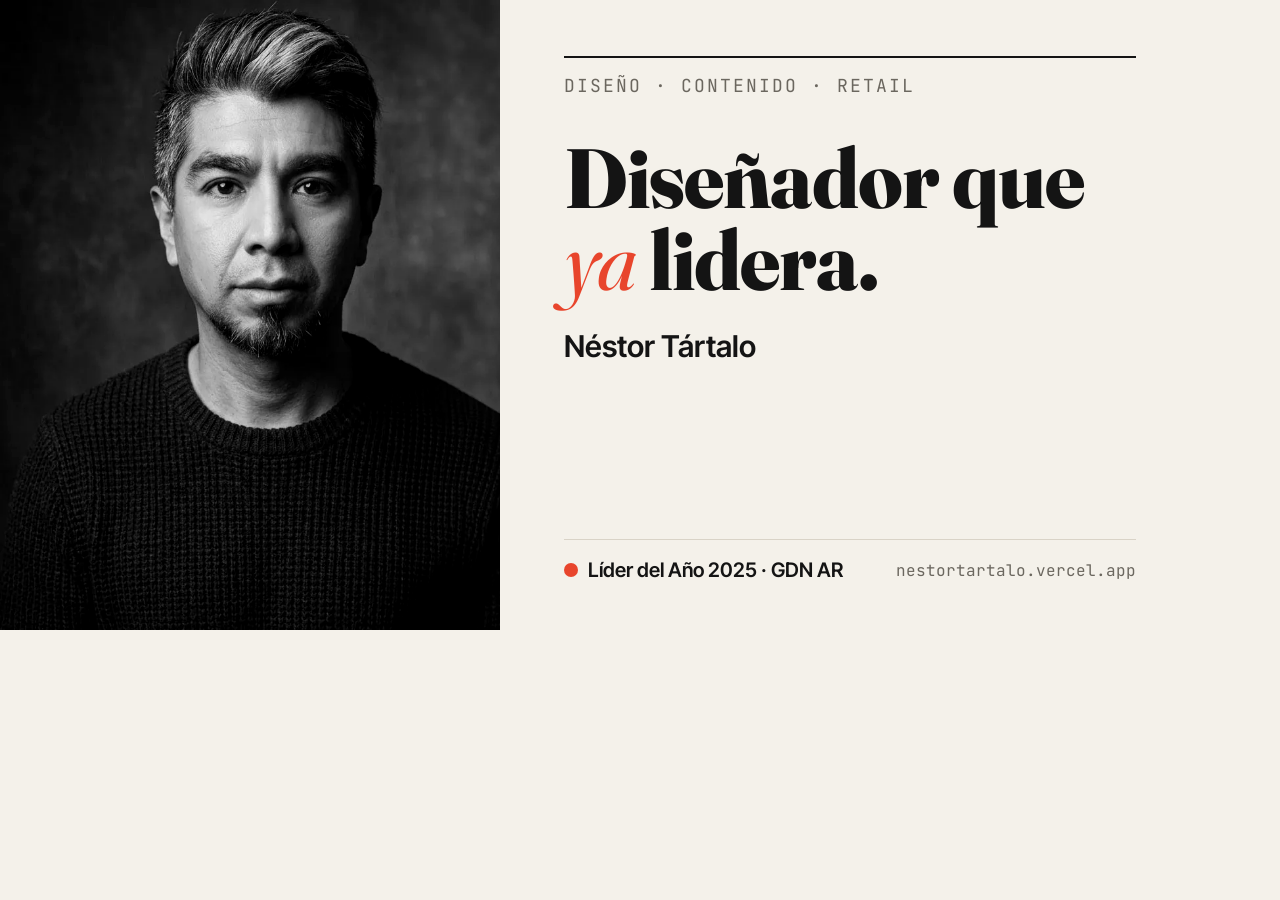
<file: imagenes/og/og-card.html>
<!DOCTYPE html>
<html lang="es">
<head>
  <meta charset="UTF-8" />
  <title>Tarjeta de vista previa</title>
  <link href="https://fonts.googleapis.com/css2?family=Fraunces:ital,opsz,wght@0,9..144,800;1,9..144,400&family=Inter+Tight:wght@500;600&family=JetBrains+Mono:wght@500&display=swap" rel="stylesheet" />
  <style>
    * { box-sizing: border-box; margin: 0; padding: 0; }
    html, body { width: 1200px; height: 630px; overflow: hidden; }
    body { display: grid; grid-template-columns: 500px 1fr; background: #f4f1ea; color: #141414; font-family: 'Inter Tight', sans-serif; }
    .photo { background: #1a1a1a url('../hero.webp') left center / cover no-repeat; filter: grayscale(1) contrast(1.05); }
    .txt { padding: 56px 64px 48px; display: flex; flex-direction: column; }
    .label { font-family: 'JetBrains Mono', monospace; font-size: 18px; letter-spacing: 2px; text-transform: uppercase; color: #6b675f; border-top: 2px solid #141414; padding-top: 16px; }
    h1 { font-family: 'Fraunces', serif; font-weight: 800; font-size: 84px; line-height: 0.98; letter-spacing: -1px; margin-top: 40px; }
    h1 em { font-weight: 400; font-style: italic; color: #e8452c; }
    .name { font-size: 30px; font-weight: 600; margin-top: 26px; }
    .foot { margin-top: auto; gap: 16px; display: flex; justify-content: space-between; align-items: center; border-top: 1px solid #d9d3c7; padding-top: 18px; }
    .award { display: flex; align-items: center; gap: 10px; font-size: 20px; font-weight: 600; white-space: nowrap; }
    .award span { display: inline-block; width: 14px; height: 14px; border-radius: 50%; background: #e8452c; }
    .url { font-family: 'JetBrains Mono', monospace; font-size: 16px; color: #6b675f; white-space: nowrap; }
  </style>
</head>
<body>
  <div class="photo"></div>
  <div class="txt">
    <p class="label">Diseño · Contenido · Retail</p>
    <h1>Diseñador que <em>ya</em> lidera.</h1>
    <p class="name">Néstor Tártalo</p>
    <div class="foot">
      <p class="award"><span></span>Líder del Año 2025 · GDN AR</p>
      <p class="url">nestortartalo.vercel.app</p>
    </div>
  </div>
</body>
</html>
</file>
<file: styles.css>
/* =============================================== */
/* TOKENS DE DISEÑO */
/* =============================================== */
:root {
  --site-bg-dark: #0b0b0b;
  --site-accent: #a5d8ff;
  --site-font-display: 'Playfair Display', serif;
  --site-font-body: 'Montserrat', sans-serif;
}

* { 
  margin: 0; 
  padding: 0; 
  box-sizing: border-box; 
}

body { 
  font-family: var(--site-font-body); 
  background-color: var(--site-bg-dark); 
  color: #333; 
  line-height: 1.6; 
  overflow-x: hidden;
}

/* =============================================== */
/* HERO SECTION - MINIMALISTA PROFESIONAL */
/* =============================================== */
header.hero {
  height: 100vh;
  background-image: url("imagenes/hero.webp");
  background-position: left center;
  background-size: cover;
  background-repeat: no-repeat;
  position: relative;
  display: flex;
  align-items: center;
  justify-content: flex-end;
  padding-right: 8%;
  overflow: hidden;
}

@media (max-width: 768px) {
  header.hero {
    background-position: center center;
    justify-content: center;
    text-align: center;
  }
}

.hero-content {
  max-width: 600px;
  z-index: 2;
}

header.hero .nombre {
  font-family: var(--site-font-display);
  font-weight: 700;
  color: #ffffff;
  margin: 0 0 1rem 0;
  letter-spacing: 2px;
  line-height: 1.1;
  text-shadow: 0 4px 20px rgba(0, 0, 0, 0.6);
}

.tagline-single {
  font-family: var(--site-font-body);
  font-weight: 300;
  letter-spacing: 2px;
  color: rgba(255, 255, 255, 0.85);
  text-transform: uppercase;
}

@media (max-width: 900px) {
  .tagline-single { letter-spacing: 1px; }
}

/* Overlay sutil para mejorar legibilidad */
.hero::before {
  content: '';
  position: absolute;
  top: 0;
  left: 0;
  width: 100%;
  height: 100%;
 
  z-index: 1;
}

/* Contenedor Edgy & Profesional - Glassmorphism Refinado */
.glass-card {
  background: rgba(255, 255, 255, 0.02); /* Muy transparente */
  backdrop-filter: blur(8px); /* Desenfoca el fondo sutilmente */
  -webkit-backdrop-filter: blur(8px);
  border-radius: 20px;
  padding: 5rem 6rem; /* Aire generoso */
  text-align: center;
  border: 1px solid rgba(255, 255, 255, 0.05); /* Borde casi invisible */
  box-shadow: 
    0 25px 50px rgba(0, 0, 0, 0.1), /* Sombra profunda para que flote */
    inset 0 0 20px rgba(255, 255, 255, 0.02); /* Brillo interno súper sutil */
  max-width: 1100px;
  position: relative;
  display: flex;
  flex-direction: column;
  align-items: center;
  justify-content: center;
}

/* Nombre - Tipografía imponente Serif */

/* Grid de taglines - Técnico y limpio */

.tagline-item {
  font-family: var(--site-font-body);
  font-weight: 300;
  font-size: 0.95rem;
  letter-spacing: 3px;
  color: rgba(255, 255, 255, 0.85);
  text-transform: uppercase;
  white-space: nowrap;
}

/* Animaciones de Entrada */

@keyframes fadeInUp {
  to {
    opacity: 1;
    transform: translateY(0);
  }
}

/* Responsive adjustments para Hero */
@media (max-width: 900px) {
  .glass-card { padding: 3rem 2rem; }
}

@media (max-width: 480px) {
  .tagline-item { font-size: 0.8rem; letter-spacing: 2px; }
}

/* Indicador de scroll minimalista */
.scroll-indicator {
  position: absolute;
  bottom: 40px;
  left: 50%;
  transform: translateX(-50%);
  color: rgba(255, 255, 255, 0.7);
  font-size: 0.9rem;
  font-weight: 300;
  letter-spacing: 1px;
  text-transform: uppercase;
  padding: 15px 0;
  cursor: pointer;
  transition: all 0.3s ease;
  z-index: 3;
}

.scroll-indicator:hover {
  color: #ffffff;
}

.scroll-indicator::before,
.scroll-indicator::after {
  content: '';
  position: absolute;
  left: 50%;
  transform: translateX(-50%);
  width: 1px;
  background: rgba(255, 255, 255, 0.3);
  transition: all 0.3s ease;
}

.scroll-indicator::before {
  top: 0;
  height: 10px;
}

.scroll-indicator::after {
  bottom: 0;
  height: 10px;
}

.scroll-indicator:hover::before,
.scroll-indicator:hover::after {
  height: 15px;
  background: rgba(255, 255, 255, 0.6);
}

.scroll-indicator span {
  display: block;
  font-size: 1.2rem;
  margin-top: 5px;
  animation: subtleBounce 2s infinite;
}

@keyframes subtleBounce {
  0%, 100% { transform: translateY(0); }
  50% { transform: translateY(5px); }
}

/* RESPONSIVE - Diseño adaptativo */
@media (max-width: 992px) {
  .glass-card {
    padding: 60px 50px;
    margin: 0 30px;
  }
  
  .tagline-item {
    min-width: 180px;
    padding: 20px 15px;
  }
  
  .tagline-item span {
    font-size: 1.3rem;
  }
}

@media (max-width: 768px) {
  .glass-card {
    padding: 50px 40px;
    margin: 0 20px;
    border-radius: 20px;
  }
  
  .tagline-item {
    min-width: auto;
    padding: 20px;
  }
  
  .tagline-item::before {
    font-size: 1.6rem;
  }
  
  .tagline-item span {
    font-size: 1.2rem;
  }
}

@media (max-width: 480px) {
  .glass-card {
    padding: 40px 30px;
    margin: 0 15px;
  }
  
  .tagline-item {
    padding: 15px;
  }
  
  .tagline-item span {
    font-size: 1.1rem;
  }
}
/* =============================================== */
/* SECCIONES GENERALES */
/* =============================================== */
.section {
  opacity: 0;
  transform: translateY(30px);
  transition: opacity 0.5s ease-out, transform 0.5s ease-out;
}

.section.visible {
  opacity: 1;
  transform: translateY(0);
}

.container { 
  max-width: 1200px; 
  margin: auto; 
}

h2 { 
  font-size: 2.5rem; 
  text-align: center;
  background: linear-gradient(45deg, #2c3e50, #3498db);
  -webkit-background-clip: text;
  -webkit-text-fill-color: transparent;
  background-clip: text;
  position: relative;
  padding-bottom: 15px;
}

h2::after {
  content: '';
  position: absolute;
  bottom: 0;
  left: 50%;
  transform: translateX(-50%);
  width: 100px;
  height: 3px;
  background: linear-gradient(90deg, transparent, var(--site-accent), transparent);
}

p { 
  text-align: justify; 
  font-size: 1.1rem;
  line-height: 1.8;
}

/* =============================================== */
/* SOBRE MÍ - DISEÑO CONTENIDO Y PROPORCIONADO */
/* =============================================== */
#sobre-mi {
  position: relative;
  background-color: var(--site-bg-dark);
  color: #f5f5f5;
  padding: 50px 20px 60px 20px; /* Padding superior reducido y equilibrado respecto al inferior */
}

#sobre-mi .container {
  max-width: 960px;
  margin: auto;
}

#sobre-mi h2 {
  font-family: var(--site-font-display);
  font-size: 2.2rem;
  font-weight: 700;
  margin-bottom: 15px; /* Margen ajustado para que respire con precisión */
  text-align: center;
  color: #ffffff;
  background: none;
  -webkit-text-fill-color: initial;
  padding-bottom: 0;
}

#sobre-mi h2::after {
  display: none;
}

/* Párrafo de introducción contenido */
.lead-text {
  font-family: var(--site-font-body);
  font-size: 0.95rem;
  line-height: 1.7;
  color: #a0a0a0;
  margin-bottom: 35px; /* Margen contenido hacia la grilla */
  max-width: 700px;
  text-align: center;
  margin-left: auto;
  margin-right: auto;
  font-weight: 300;
}

/* Grilla de pilares contenida y proporcionada */
.pilares-estrategicos-grid {
  display: grid;
  grid-template-columns: repeat(2, 1fr);
  gap: 25px;
  margin: 30px 0;
}

@media (max-width: 768px) {
  .pilares-estrategicos-grid {
    grid-template-columns: 1fr;
    gap: 20px;
  }
}

.pilar-card {
  background: rgba(255, 255, 255, 0.025);
  border: 1px solid rgba(255, 255, 255, 0.08);
  border-radius: 14px;
  padding: 30px;
  text-align: left;
  transition: all 0.3s ease;
}

.pilar-card:hover {
  border-color: rgba(255, 255, 255, 0.2);
  transform: translateY(-3px);
  background: rgba(255, 255, 255, 0.04);
}

/* Ocultamos o removemos por completo el espacio del icono */

.pilar-card h3 {
  font-family: var(--site-font-display);
  font-size: 1.15rem;
  font-weight: 700;
  margin-bottom: 10px;
  color: #ffffff;
  line-height: 1.3;
}

.pilar-card p {
  font-family: var(--site-font-body);
  font-size: 0.85rem;
  line-height: 1.6;
  color: #888888;
  margin: 0;
  text-align: left;
}

/* Cierre conceptual sobrio */
.sobre-mi-footer {
  font-family: var(--site-font-body);
  font-size: 0.9rem;
  line-height: 1.7;
  color: #777777;
  font-weight: 300;
  max-width: 700px;
  text-align: center;
  margin: 35px auto 0 auto; /* Margen superior contenido para cerrar simétricamente */
  letter-spacing: 0.3px;
  border-top: 1px solid rgba(255, 255, 255, 0.06);
  padding-top: 25px;
}

/* =============================================== */
/* PORTFOLIO - GRILLA BENTO EQUILIBRADA (3 COLUMNAS) */
/* =============================================== */
#portfolio.section {
  background-color: var(--site-bg-dark);
  padding: 40px 20px 120px 20px;
}

#portfolio .container {
  max-width: 1200px;
  margin: auto;
}

/* Contenedor principal de la grilla */
.portfolio-items {
  display: grid;
  grid-template-columns: repeat(12, 1fr);
  gap: 25px;
  width: 100%;
}

/* 1. Tarjetas Principales / Destacadas (Ocupan todo el ancho - 12 columnas) */
#portfolio .featured-card-wrapper {
  grid-column: span 12;
  margin: 0;
}

.featured-card {
  width: 100%;
  max-width: 100%;
  height: 400px;
  display: flex;
  flex-direction: row;
  background: rgba(255, 255, 255, 0.025);
  border: 1px solid rgba(255, 255, 255, 0.08);
  border-radius: 20px;
  overflow: hidden;
  position: relative;
  transition: all 0.4s ease;
}

.featured-card:hover {
  transform: translateY(-4px);
  border-color: rgba(165, 216, 255, 0.3);
}

.featured-card > img,
.featured-card .yt-thumbnail-container,
.featured-card .video-thumbnail-container {
  width: 60%;
  height: 100%;
  object-fit: cover;
  border-radius: 20px 0 0 20px;
}

.featured-content {
  width: 40%;
  background: transparent;
  padding: 35px;
  display: flex;
  flex-direction: column;
  justify-content: center;
}

/* 2. Tarjetas Secundarias (Exactamente 3 columnas por fila -> span 4) */
#portfolio .item:not(.featured-card) {
  grid-column: span 4;
  height: 360px;
  background: rgba(255, 255, 255, 0.025);
  border: 1px solid rgba(255, 255, 255, 0.08);
  border-radius: 16px;
  overflow: hidden;
  position: relative;
  cursor: pointer;
  transition: all 0.4s ease;
  display: flex;
  flex-direction: column;
}

#portfolio .item:not(.featured-card):hover {
  transform: translateY(-4px);
  border-color: rgba(165, 216, 255, 0.3);
  background: rgba(255, 255, 255, 0.04);
}

/* Corrección estricta para que las imágenes NO se deformen */
#portfolio .item:not(.featured-card) > img {
  width: 100%;
  height: 230px;
  object-fit: cover;
  object-position: center;
  transition: transform 0.6s ease;
}

#portfolio .item:not(.featured-card):hover > img {
  transform: scale(1.03);
}

#portfolio .item:not(.featured-card) h3,
.featured-card h3 {
  font-family: var(--site-font-display);
  color: #ffffff;
  font-weight: 700;
}

#portfolio .item:not(.featured-card) h3 {
  font-size: 1.05rem;
  padding: 18px;
  margin: 0;
  text-align: left;
  background: none;
  -webkit-text-fill-color: #ffffff;
}

.featured-card h3 {
  font-size: 1.8rem;
  margin-bottom: 12px;
  background: none;
  -webkit-text-fill-color: #ffffff;
}

.featured-description {
  color: #999999;
  font-size: 0.9rem;
}

/* Botones flotantes minimalistas */
#portfolio .info-btn {
  position: absolute;
  top: 15px;
  right: 15px;
  background: rgba(0, 0, 0, 0.6);
  backdrop-filter: blur(10px);
  border: 1px solid rgba(255, 255, 255, 0.15);
  padding: 6px 14px;
  border-radius: 30px;
  color: #fff;
  font-size: 0.75rem;
  font-weight: 500;
  letter-spacing: 1px;
  opacity: 0;
  transform: translateY(-5px);
  transition: all 0.3s ease;
}

#portfolio .item:hover .info-btn,
#portfolio .featured-card-wrapper:hover .info-btn {
  opacity: 1;
  transform: translateY(0);
}

#portfolio .info-btn img {
  display: none;
}

/* Responsive para tablets y celulares */
@media (max-width: 992px) {
  .portfolio-items {
    display: flex;
    flex-direction: column;
  }
  
  #portfolio .item:not(.featured-card),
  #portfolio .featured-card-wrapper {
    grid-column: span 12;
    width: 100%;
  }
  
  .featured-card {
    flex-direction: column;
    height: auto;
  }
  
  .featured-card > img,
  .featured-card .yt-thumbnail-container,
  .featured-card .video-thumbnail-container {
    width: 100%;
    height: 220px;
    border-radius: 20px 20px 0 0;
  }
  
  .featured-content {
    width: 100%;
    padding: 25px;
  }
}

/* =============================================== */
/* SECCIÓN CONTACTO - MODO OSCURO EJECUTIVO Y FUNCIONAL */
/* =============================================== */
#contacto.section {
  background-color: var(--site-bg-dark);
  padding: 80px 20px 100px 20px;
  position: relative;
  opacity: 1;
  transform: none;
  border-top: 1px solid rgba(255, 255, 255, 0.06); /* Línea de separación sutil y elegante */
}

#contacto .container {
  max-width: 900px;
  margin: auto;
  text-align: center;
}

/* Título de contacto sobrio */
#contacto h2 {
  font-family: var(--site-font-display);
  font-size: 2.2rem;
  font-weight: 700;
  margin-bottom: 40px;
  color: #ffffff;
  background: none;
  -webkit-text-fill-color: initial;
  padding-bottom: 0;
  letter-spacing: 1px;
}

#contacto h2::after {
  display: none;
}

/* Contenedor de botones preservando atributos originales */
.contact-buttons {
  display: flex;
  flex-wrap: wrap;
  justify-content: center;
  gap: 20px;
  margin-top: 20px;
  position: relative;
  z-index: 1;
}

/* Estilo unificado y minimalista para los botones manteniendo sus enlaces */
.contact-buttons a {
  display: inline-flex;
  align-items: center;
  justify-content: center;
  background: rgba(255, 255, 255, 0.03);
  border: 1px solid rgba(255, 255, 255, 0.1);
  border-radius: 14px;
  padding: 14px 28px;
  transition: all 0.3s cubic-bezier(0.165, 0.84, 0.44, 1);
  filter: none;
}

.contact-buttons a:hover {
  transform: translateY(-4px);
  border-color: rgba(165, 216, 255, 0.4);
  background: rgba(255, 255, 255, 0.06);
  box-shadow: 0 15px 30px rgba(0, 0, 0, 0.5);
  filter: none;
}

/* Ajuste de las imágenes/iconos dentro de los botones de contacto */
.contact-buttons img {
  width: 110px;
  height: auto;
  border-radius: 0;
  transition: opacity 0.3s ease;
  filter: brightness(0.9);
}

.contact-buttons a:hover img {
  filter: brightness(1);
}

/* Tooltips limpios */
.contact-buttons a::after {
  content: attr(data-tooltip);
  position: absolute;
  bottom: -45px;
  left: 50%;
  transform: translateX(-50%);
  background: #1a1a1a;
  color: #fff;
  border: 1px solid rgba(255, 255, 255, 0.1);
  padding: 6px 12px;
  border-radius: 6px;
  font-size: 0.8rem;
  font-family: var(--site-font-body);
  opacity: 0;
  pointer-events: none;
  transition: opacity 0.3s ease;
  white-space: nowrap;
}

.contact-buttons a:hover::after {
  opacity: 1;
}

/* =============================================== */
/* MODALES PREMIUM */
/* =============================================== */
.modal {
  backdrop-filter: blur(10px);
}

.modal-content {
  border: 1px solid rgba(165, 216, 255, 0.3);
}

@keyframes modalAppear {
  from {
    opacity: 0;
    transform: scale(0.8) translateY(50px);
  }
  to {
    opacity: 1;
    transform: scale(1) translateY(0);
  }
}

.close-button:hover, .close-info:hover {
  color: #ff6b6b;
  background: rgba(255, 107, 107, 0.1);
  transform: rotate(90deg);
}

/* --- Contenedor principal del modal --- */
#modal-main-image {
  display: flex;
  justify-content: center;
  align-items: center;
}

/* --- Imágenes y videos dentro del modal --- */
#modal-main-image img,
#modal-main-image iframe {
  height: 100%;
  border: none;
}

/* --- Galería de miniaturas --- */
.gallery {
  justify-content: flex-start;
  scrollbar-width: thin;
  scrollbar-color: var(--site-accent) transparent;
}

.gallery::-webkit-scrollbar {
  height: 8px;
}

.gallery::-webkit-scrollbar-track {
  background: rgba(165, 216, 255, 0.1);
  border-radius: 4px;
}

.gallery::-webkit-scrollbar-thumb {
  background: var(--site-accent);
  border-radius: 4px;
}

.gallery img,
.gallery iframe {
  width: 120px;
  height: 80px;
  object-fit: cover;
  cursor: pointer;
  border: 2px solid transparent;
  border-radius: 8px;
  transition: all 0.3s;
}

.gallery img:hover,
.gallery iframe:hover {
  border-color: var(--site-accent);
  transform: translateY(-4px);
  box-shadow: 0 4px 10px rgba(165, 216, 255, 0.3);
}

.gallery .selected { 
  border-color: #00bfff;
  box-shadow: 0 0 15px rgba(0, 191, 255, 0.5);
}

/* --- Modal de Info --- */
#info-modal .modal-content {
  text-align: left;
  border-radius: 20px;
}

#info-modal h2 {
  font-size: 2rem;
  margin-bottom: 25px;
  text-align: left;
  background: linear-gradient(45deg, #2c3e50, #3498db);
  -webkit-background-clip: text;
  -webkit-text-fill-color: transparent;
  background-clip: text;
  padding-bottom: 15px;
  border-bottom: 2px solid var(--site-accent);
}

#info-modal p {
  font-size: 1.1rem;
  color: #555;
  line-height: 1.8;
  text-align: justify;
}

/* =============================================== */
/* FOOTER */
/* =============================================== */
footer {
  background: linear-gradient(135deg, #111, #222);
  color: #ccc;
  text-align: center; 
  padding: 30px 0; 
  font-size: 1rem;
  position: relative;
}

footer::before {
  content: '';
  position: absolute;
  top: 0;
  left: 0;
  width: 100%;
  height: 3px;
  background: linear-gradient(90deg, transparent, var(--site-accent), transparent);
}

/* =============================================== */
/* RESPONSIVE DESIGN */
/* =============================================== */

/* Para móviles */
@media (max-width: 768px) {
  /* HERO MOBILE */
  
  .glass-card {
    padding: 40px 30px;
    margin: 0 15px;
    border-radius: 20px;
    backdrop-filter: blur(15px);
  }
  
  .nombre::after {
    left: 20%;
    width: 60%;
  }
  
  .tagline-item {
    padding: 20px 15px;
  }
  
  .tagline-item span {
    font-size: 1.2rem;
  }
  
  .scroll-indicator {
    font-size: 0.8rem;
    padding: 8px 15px;
  }
  
  /* SECCIONES */
  
  h2 {
    font-size: 2rem;
  }
  
  /* TARJETAS EN MÓVIL */
  .portfolio-items {
    flex-direction: column;
    align-items: stretch;
    gap: 25px;
    padding: 0 10px;
  }
  
  .project-card:not(.featured-card) {
    max-width: 100%;
    margin: 0 auto;
  }
  
  /* TARJETA DESTACADA EN MÓVIL */
  .featured-card {
    flex-direction: column;
  }
  
  .featured-card > img {
    height: 250px;
    border-radius: 20px 20px 0 0;
  }
  
  .featured-card h3 {
    font-size: 2rem;
    text-align: center;
  }
  
  .featured-description {
    text-align: center;
    padding-left: 0;
  }
  
  .featured-description::before {
    display: none;
  }
  
  .featured-card .info-btn {
    align-self: center;
    margin-top: 20px;
  }
  
  .featured-card::before {
    top: 15px;
    right: 15px;
    font-size: 0.8rem;
    padding: 6px 15px;
  }
  
  /* CONTACTO EN MÓVIL */
  
  /* MODALES EN MÓVIL */
  
  .gallery img,
  .gallery iframe {
    width: 90px;
    height: 60px;
  }
}

/* Para tablets */
@media (min-width: 769px) and (max-width: 992px) {
  .glass-card {
    padding: 50px 40px;
  }
  
  .tagline-item {
    padding: 20px 15px;
  }
  
  .tagline-item span {
    font-size: 1.3rem;
  }
  
  .portfolio-items {
    display: grid;
    grid-template-columns: repeat(2, 1fr);
    gap: 25px;
  }
  
  .contact-buttons {
    gap: 30px;
  }
}

/* Para pantallas grandes */
@media (min-width: 1200px) {
  .container {
    max-width: 1300px;
  }
  
  .project-card:not(.featured-card) {
    width: 350px;
  }
}

/* Ocultar la tarjeta grande de escritorio en móvil */
@media (max-width: 768px) {
    .glass-card {
        display: none;
    }
    
    .scroll-indicator {
        bottom: 100px;
    }
}

/* =============================================== */
/* ESTILOS CRÍTICOS PARA LOS BOTONES DE CERRAR */
/* =============================================== */
.close-button, .close-info {
  pointer-events: auto;
}

.close-button:hover, .close-info:hover {
  color: #ff6b6b;
  background: rgba(255, 107, 107, 0.1);
  transform: rotate(90deg);
}

/* Asegurar que los modales estén por encima de todo */

/* =============================================== */
/* ESTILOS DE EMERGENCIA PARA MODALES - AGREGAR AL FINAL */
/* =============================================== */

#project-modal, #info-modal {
  display: none;
  position: fixed;
  top: 0;
  left: 0;
  width: 100%;
  height: 100%;
  background: rgba(0,0,0,0.95);
  z-index: 999999;
  align-items: center;
  justify-content: center;
  overflow: hidden;
}

#project-modal.is-open,
#info-modal.is-open {
  display: flex;
}

.modal-content {
  background: white;
  width: 95%;
  max-width: 1200px;
  position: relative;
  border-radius: 20px;
  z-index: 1000000;
  box-shadow: 0 30px 80px rgba(0,0,0,0.5);
  animation: modalAppear 0.3s ease;
}

.close-button, .close-info {
  position: absolute;
  top: 20px;
  right: 25px;
  font-size: 2.5rem;
  color: #999;
  cursor: pointer;
  width: 40px;
  height: 40px;
  display: flex;
  align-items: center;
  justify-content: center;
  border-radius: 50%;
  background: rgba(0,0,0,0.05);
  transition: all 0.3s;
  z-index: 1000001;
}

.close-button:hover, .close-info:hover {
  color: #ff6b6b;
  background: rgba(255,107,107,0.1);
  transform: rotate(90deg);
}

/* Asegurar que el contenido del modal sea visible */
#modal-main-image {
  width: 100%;
  background: #000;
  border-radius: 15px;
  overflow: hidden;
}

.gallery {
  display: flex;
  gap: 15px;
  overflow-x: auto;
}

/* =============================================== */
/* AJUSTES PARA ELIMINAR SCROLL EN MODALES */
/* =============================================== */

/* Modal principal - sin scroll */

/* Contenedor del modal - ajuste de altura */
.modal-content {
  max-height: 95vh; 
  height: auto;
  overflow: hidden; /* Oculta lo que sobresale si es muy grande */
  display: flex;
  flex-direction: column;
  padding: 30px 40px 20px 40px;
}

/* Contenedor principal de imágenes - ajuste flexible */
#modal-main-image {
  flex: 1 1 auto; /* Permite que la imagen se encoja para caber en pantalla */
  height: 70vh;
  max-height: 70vh;
  min-height: 150px; /* Menor altura mínima para pantallas chicas */
  margin-bottom: 10px;
}

/* Galería de miniaturas - altura fija */
.gallery {
  flex: 0 0 auto;
  max-height: 110px;
  min-height: 90px;
  padding: 10px 0 0 0;
  margin-bottom: 0;
}

/* Título y descripción - ajuste automático */
#modal-title {
  font-size: 2rem;
  margin-bottom: 5px;
  line-height: 1.2;
  flex-shrink: 0;
}

#modal-description {
  font-size: 1rem;
  margin-bottom: 10px;
  line-height: 1.4;
  max-height: 80px;
  overflow: hidden;
  flex-shrink: 0;
}

/* Para pantallas más pequeñas - ajustes responsive */
@media (max-height: 800px) {
  #modal-main-image {
    height: 55vh;
    max-height: 55vh;
  }

  .modal-content {
    max-height: 90vh;
    padding: 30px;
  }
}

@media (max-height: 600px) {
  #modal-main-image {
    flex: 1 1 auto;
    max-height: 50vh;
    min-height: 100px;
  }
  
  #modal-title {
    font-size: 1.5rem;
    margin-bottom: 8px;
  }
  
  #modal-description {
    font-size: 0.9rem;
    max-height: 60px;
    margin-bottom: 15px;
  }
  
  .gallery {
    max-height: 100px;
    min-height: 100px;
  }
}

/* Para móviles en landscape */
@media (max-width: 768px) and (orientation: landscape) {
  .modal-content {
    max-height: 85vh;
    padding: 20px;
  }

  #modal-main-image {
    height: 50vh;
    max-height: 50vh;
  }
}

/* Asegurar que las imágenes dentro del modal se ajusten */
#modal-main-image img {
  max-height: 100%;
  width: auto;
  max-width: 100%;
  object-fit: contain;
}

/* =============================================== */
/* EMAIL MARKETING SHOWCASE MODAL (Glassmorphism) */
/* =============================================== */
.inbox-modal-overlay {
  position: fixed;
  top: 0; left: 0; width: 100%; height: 100%;
  background: rgba(0, 0, 0, 0.4);
  backdrop-filter: blur(20px);
  -webkit-backdrop-filter: blur(20px);
  z-index: 2000;
  display: flex;
  align-items: center;
  justify-content: center;
  opacity: 0;
  visibility: hidden;
  transition: opacity 0.4s ease, visibility 0.4s ease;
}

.inbox-modal-overlay.active {
  opacity: 1;
  visibility: visible;
}

.inbox-modal-content {
  position: relative;
  width: 100%;
  max-width: 1100px;
  transform: translateY(30px) scale(0.95);
  transition: transform 0.4s cubic-bezier(0.165, 0.84, 0.44, 1);
  padding: 20px;
}

.inbox-modal-overlay.active .inbox-modal-content {
  transform: translateY(0) scale(1);
}

.close-inbox-modal {
  position: absolute;
  top: -15px;
  right: 0px;
  font-size: 2.5rem;
  color: white;
  cursor: pointer;
  z-index: 2010;
  text-shadow: 0 2px 10px rgba(0,0,0,0.5);
  transition: transform 0.3s, color 0.3s;
}

.close-inbox-modal:hover {
  transform: rotate(90deg);
  color: #ff5f56;
}

.inbox-ui {
  width: 100%;
  max-width: 1100px;
  margin: 0 auto;
  background: #1e1e1e;
  border-radius: 12px;
  overflow: hidden;
  box-shadow: 0 25px 50px -12px rgba(0, 0, 0, 0.5), 0 0 0 1px rgba(255,255,255,0.1);
  display: flex;
  flex-direction: column;
  height: 600px;
  font-family: -apple-system, BlinkMacSystemFont, "Segoe UI", Roboto, Helvetica, Arial, sans-serif;
  color: #fff;
}

.inbox-header {
  height: 40px;
  background: #2d2d2d;
  display: flex;
  align-items: center;
  padding: 0 15px;
  border-bottom: 1px solid #111;
  position: relative;
}

.mac-buttons {
  display: flex;
  gap: 8px;
}

.mac-buttons span {
  width: 12px;
  height: 12px;
  border-radius: 50%;
  display: inline-block;
}

.mac-buttons .close { background: #ff5f56; }
.mac-buttons .min { background: #ffbd2e; }
.mac-buttons .max { background: #27c93f; }

.inbox-title {
  position: absolute;
  left: 50%;
  transform: translateX(-50%);
  font-size: 0.85rem;
  font-weight: 500;
  color: #999;
}

.inbox-body {
  display: flex;
  flex: 1;
  overflow: hidden;
}

.inbox-sidebar {
  width: 320px;
  background: #1a1a1a;
  border-right: 1px solid #2a2a2a;
  overflow-y: auto;
}

/* Scrollbar for sidebar */
.inbox-sidebar::-webkit-scrollbar {
  width: 6px;
}
.inbox-sidebar::-webkit-scrollbar-thumb {
  background: #333;
  border-radius: 3px;
}

.inbox-item {
  display: flex;
  padding: 15px;
  border-bottom: 1px solid #2a2a2a;
  cursor: pointer;
  transition: background 0.2s;
  gap: 12px;
}

.inbox-item:hover {
  background: #252525;
}

.inbox-item.active {
  background: #2a4365; /* Deep blue selection */
  border-left: 3px solid #63b3ed;
}

.inbox-avatar {
  width: 40px;
  height: 40px;
  border-radius: 50%;
  display: flex;
  align-items: center;
  justify-content: center;
  font-weight: bold;
  font-size: 1.2rem;
  flex-shrink: 0;
}

.inbox-item-content {
  flex: 1;
  min-width: 0;
  text-align: left;
}

.inbox-item-content h4 {
  font-size: 0.95rem;
  margin: 0 0 2px 0;
  color: #e2e8f0;
  white-space: nowrap;
  overflow: hidden;
  text-overflow: ellipsis;
}

.inbox-item-content h5 {
  font-size: 0.85rem;
  margin: 0 0 4px 0;
  color: #a0aec0;
  font-weight: 500;
  white-space: nowrap;
  overflow: hidden;
  text-overflow: ellipsis;
}

.inbox-item-content p {
  font-size: 0.8rem;
  color: #718096;
  margin: 0;
  line-height: 1.3;
  display: -webkit-box;
  -webkit-line-clamp: 2;
  -webkit-box-orient: vertical;
  overflow: hidden;
  text-align: left;
}

.inbox-viewer {
  flex: 1;
  background: #f4f4f5; /* Light background for emails, as in real life */
  overflow-y: auto;
  position: relative;
  display: flex;
  flex-direction: column;
}

.email-content {
  display: none;
  opacity: 0;
  animation: fadeInEmail 0.4s ease forwards;
  padding: 30px;
  min-height: 100%;
}

.email-content.active {
  display: block;
}

@keyframes fadeInEmail {
  to { opacity: 1; }
}

/* Individual Email Styles */
.email-mock {
  max-width: 600px;
  margin: 0 auto;
  border-radius: 8px;
  overflow: hidden;
  box-shadow: 0 10px 25px rgba(0,0,0,0.05);
}

/* MODA - CATALOGUE STYLE LONG SCROLL */
.email-mock.moda {
  background: #fdfaf6; /* Crema/beige más elegante */
  border-radius: 0;
  box-shadow: 0 15px 35px rgba(0,0,0,0.1);
  color: #1a1a1a;
  max-width: 600px;
  margin: 0 auto;
  font-family: var(--site-font-body);
}

/* Animations Cascading */
.email-content.active .animate-on-load {
  animation: revealUp 1s cubic-bezier(0.2, 0.8, 0.2, 1) forwards;
  opacity: 0;
}
.delay-1 { animation-delay: 0.2s; }
.delay-2 { animation-delay: 0.5s; }
.delay-3 { animation-delay: 0.8s; }
.delay-4 { animation-delay: 1.1s; }
.delay-5 { animation-delay: 1.4s; }
.delay-6 { animation-delay: 1.7s; }
.delay-7 { animation-delay: 2.0s; }
.delay-8 { animation-delay: 2.3s; }
.delay-9 { animation-delay: 2.6s; }

/* 1. Hero */
.moda-hero {
  position: relative;
  height: 500px;
  display: flex;
  flex-direction: column;
  justify-content: space-between;
  padding: 40px 30px;
  overflow: hidden;
  text-align: center;
}

.moda-hero-bg {
  position: absolute;
  top: 0; left: 0; width: 100%; height: 110%;
  background: url('https://images.unsplash.com/photo-1490481651871-ab68de25d43d?w=800&q=80') center/cover;
  z-index: 1;
}

.email-content.active .moda-hero-bg {
  animation: sutilParallax 10s ease-out forwards;
}

.moda-hero::after {
  content: '';
  position: absolute;
  top: 0; left: 0; width: 100%; height: 100%;
  background: linear-gradient(to bottom, rgba(0,0,0,0.2) 0%, rgba(0,0,0,0.7) 100%);
  z-index: 2;
}

.moda-header {
  position: relative;
  z-index: 3;
  color: #fff;
  font-size: 0.8rem;
  letter-spacing: 5px;
}

.moda-title {
  position: relative;
  z-index: 3;
  font-family: var(--site-font-display);
  font-size: 4rem;
  color: #fff;
  line-height: 1.1;
  font-weight: 400;
  margin-bottom: 20px;
}

.btn-floating {
  position: relative;
  z-index: 3;
  display: inline-block;
  align-self: center;
  padding: 12px 30px;
  background: #fff;
  color: #1a1a1a;
  text-transform: uppercase;
  letter-spacing: 2px;
  font-size: 0.8rem;
  text-decoration: none;
  border-radius: 30px;
  transition: transform 0.3s, background 0.3s;
}

.btn-floating:hover {
  transform: translateY(-3px);
  background: #f0f0f0;
}

/* 2. The Collection Story */
.moda-brand-story {
  padding: 60px 40px;
  text-align: center;
  background: #fdfaf6;
}

.moda-brand-story h2 {
  font-family: var(--site-font-display);
  font-size: 2.2rem;
  font-weight: 400;
  margin-bottom: 20px;
}

.moda-brand-story p {
  font-weight: 300;
  line-height: 1.8;
  color: #555;
}

/* 3. Trends Grid */
.moda-trends-grid {
  display: grid;
  grid-template-columns: 1fr 1fr;
  gap: 30px;
  padding: 0 40px 60px;
  background: #fdfaf6;
}

.moda-item {
  text-align: center;
  display: flex;
  flex-direction: column;
  align-items: center;
  height: 100%;
}

.moda-img-wrapper {
  overflow: hidden;
  margin-bottom: 20px;
  width: 100%;
}

.moda-item img {
  width: 100%;
  height: 350px;
  object-fit: cover;
  transition: transform 1.5s ease;
}

.moda-item:hover img {
  transform: scale(1.05);
}

.moda-item h3 {
  font-family: var(--site-font-display);
  font-size: 1.4rem;
  font-weight: 400;
  margin-bottom: 5px;
  margin-top: auto; /* Empuja el botón y precio al fondo */
}

.moda-price {
  font-size: 0.9rem;
  color: #888;
  margin-bottom: 15px;
  text-align: center;
  width: 100%;
}

.moda-link {
  font-size: 0.75rem;
  text-transform: uppercase;
  letter-spacing: 2px;
  color: #1a1a1a;
  text-decoration: none;
  border-bottom: 1px solid #1a1a1a;
  padding-bottom: 3px;
  transition: opacity 0.3s;
}

.moda-link:hover { opacity: 0.6; }

/* 4. The Journal */
.moda-journal {
  background: #fdfaf6;
  padding: 0 0 60px;
}

.moda-journal-img {
  width: 100%;
  height: 400px;
  overflow: hidden;
}

.moda-journal-img img {
  width: 100%;
  height: 100%;
  object-fit: cover;
  transition: transform 1.5s ease;
}

.moda-journal:hover .moda-journal-img img {
  transform: scale(1.05);
}

.moda-journal-text {
  padding: 50px 40px 0;
  text-align: center;
}

.moda-journal-text h3 {
  font-size: 0.8rem;
  letter-spacing: 3px;
  text-transform: uppercase;
  color: #888;
  margin-bottom: 20px;
}

.moda-journal-text h4 {
  font-family: var(--site-font-display);
  font-size: 2.2rem;
  font-weight: 400;
  margin-bottom: 20px;
  line-height: 1.2;
}

.moda-journal-text p {
  font-weight: 300;
  line-height: 1.8;
  color: #555;
  margin-bottom: 30px;
}

/* 5. Accessories Grid (3 cols) */
.moda-accessories {
  padding: 60px 40px;
  background: #fdfaf6;
  text-align: center;
}

.moda-accessories h2 {
  font-family: var(--site-font-display);
  font-size: 2.2rem;
  font-weight: 400;
  margin-bottom: 40px;
}

.moda-accessories-grid {
  display: grid;
  grid-template-columns: repeat(3, 1fr);
  gap: 20px;
}

.moda-acc-item {
  display: flex;
  flex-direction: column;
  align-items: center;
  height: 100%;
}

.moda-acc-item .moda-img-wrapper {
  margin-bottom: 15px;
  height: 250px;
  width: 100%;
}

.moda-acc-item img {
  width: 100%;
  height: 100%;
  object-fit: cover;
  transition: transform 1.5s ease;
}

.moda-acc-item:hover img {
  transform: scale(1.05);
}

.moda-acc-details {
  margin-top: auto;
  text-align: center;
  width: 100%;
}

.moda-acc-details h4 {
  font-family: var(--site-font-display);
  font-size: 1.1rem;
  font-weight: 400;
  margin-bottom: 5px;
}

/* 6. Quote Banner */
.moda-quote-banner {
  background: #1a1a1a;
  color: #fff;
  padding: 60px 40px;
  text-align: center;
}

.moda-quote-banner blockquote {
  font-family: var(--site-font-display);
  font-size: 1.8rem;
  font-style: italic;
  line-height: 1.4;
  margin-bottom: 20px;
}

.moda-quote-banner p {
  font-size: 0.8rem;
  letter-spacing: 3px;
  text-transform: uppercase;
  color: #aaa;
}

/* 5. Community Feed */
.moda-community {
  padding: 60px 40px;
  text-align: center;
  background: #fdfaf6;
}

.moda-community h3 {
  font-family: var(--site-font-display);
  font-size: 1.5rem;
  font-weight: 400;
  margin-bottom: 30px;
}

.moda-insta-grid {
  display: flex;
  gap: 10px;
}

.moda-insta-grid img {
  width: calc(25% - 7.5px);
  aspect-ratio: 1;
  object-fit: cover;
  transition: opacity 0.3s;
}

.moda-insta-grid img:hover { opacity: 0.8; }

/* 8. Footer */
.moda-footer {
  background: #ece8e1;
  padding: 50px 40px;
  text-align: center;
  font-size: 0.75rem;
  color: #666;
}

.moda-footer-links {
  margin-bottom: 30px;
  display: flex;
  justify-content: center;
  gap: 30px;
}

.moda-footer-links a {
  color: #1a1a1a;
  text-decoration: none;
  font-weight: 500;
  text-transform: uppercase;
  letter-spacing: 1px;
}

.moda-socials {
  margin-bottom: 20px;
  letter-spacing: 2px;
  text-transform: uppercase;
}

.moda-socials a {
  color: #1a1a1a;
  text-decoration: none;
  font-weight: 500;
}

.moda-footer p { 
  margin-bottom: 10px; 
  text-align: center;
  width: 100%;
}
.moda-unsubscribe { color: #888; text-decoration: underline; }

.moda-legals {
  font-size: 9px;
  color: #999;
  margin-top: 30px;
  line-height: 1.5;
  max-width: 90%;
  margin-left: auto;
  margin-right: auto;
  text-align: center;
}

/* Responsive mail moda */
@media (max-width: 600px) {
  .moda-trends-grid { grid-template-columns: 1fr; }
  .moda-accessories-grid { grid-template-columns: 1fr; }
}

/* Animations */
@keyframes revealUp {
  from { opacity: 0; transform: translateY(30px); }
  to { opacity: 1; transform: translateY(0); }
}

@keyframes blurIn {
  from { filter: blur(10px); }
  to { filter: blur(0); }
}

@keyframes sutilParallax {
  from { transform: translateY(0); }
  to { transform: translateY(-5%); }
}

/* DECO */
/* NORDIC DECO - CATALOGUE SCROLL */
.email-mock.deco {
  font-family: var(--site-font-body);
  background: #fff;
  color: #333;
  max-width: 600px;
  margin: 0 auto;
  border-radius: 0;
  box-shadow: 0 15px 35px rgba(0,0,0,0.1);
  overflow: hidden;
}

/* Typography Overrides */
.email-mock.deco h1, .email-mock.deco h2, .email-mock.deco h3, .email-mock.deco h4 {
  font-family: var(--site-font-display);
  font-weight: 400;
  margin: 0;
}

/* 1. Hero */
.deco-hero {
  position: relative;
  height: 500px;
  display: flex;
  align-items: center;
  justify-content: center;
  text-align: center;
  overflow: hidden;
}

.deco-hero-bg {
  position: absolute;
  top: 0; left: 0; width: 100%; height: 110%;
  background: url('https://images.unsplash.com/photo-1600210492486-724fe5c67fb0?w=800&q=80') center/cover;
  z-index: 1;
}

.email-content.active .deco-hero-bg {
  animation: sutilParallax 10s ease-out forwards, blurIn 1.5s ease-out forwards;
}

.deco-hero::after {
  content: '';
  position: absolute;
  top: 0; left: 0; width: 100%; height: 100%;
  background: rgba(0,0,0,0.3);
  z-index: 2;
}

.deco-hero-content {
  position: relative;
  z-index: 3;
  color: #fff;
  padding: 0 20px;
}

.deco-subtitle {
  font-size: 0.8rem;
  letter-spacing: 4px;
  text-transform: uppercase;
  margin-bottom: 15px;
}

.deco-title {
  font-size: 4rem;
  line-height: 1.1;
}

/* 2. Concepto Wabi-Sabi */
.deco-concept {
  background: #F4F1EA;
  padding: 60px 40px;
  text-align: center;
}

.deco-concept h2 {
  font-size: 2.2rem;
  color: #4a4a4a;
}

.deco-concept p {
  font-size: 0.95rem;
  line-height: 1.8;
  color: #666;
}

/* 3. Featured Furniture */
.deco-featured {
  background: #fff;
}

.deco-row {
  display: flex;
  flex-direction: row;
}

.deco-row.reverse {
  flex-direction: row-reverse;
}

.deco-img-col {
  flex: 1;
  height: 350px;
  overflow: hidden;
}

.deco-img-col img {
  width: 100%;
  height: 100%;
  object-fit: cover;
  transition: transform 1.5s ease;
}

.deco-row:hover .deco-img-col img {
  transform: scale(1.05);
}

.deco-text-col {
  flex: 1;
  display: flex;
  align-items: center;
  justify-content: center;
  padding: 40px;
  background: #faf9f6;
}

.deco-item-details {
  text-align: center;
  display: flex;
  flex-direction: column;
  align-items: center;
  height: 100%;
}

.deco-item-details h3 {
  font-size: 1.6rem;
  color: #333;
}

.deco-desc {
  font-size: 0.85rem;
  line-height: 1.6;
  color: #777;
  margin-bottom: 20px;
}

.deco-price {
  font-size: 1.1rem;
  color: #8fa08e;
  margin-top: auto;
  margin-bottom: 15px;
}

.deco-link {
  font-size: 0.8rem;
  text-transform: uppercase;
  letter-spacing: 2px;
  color: #333;
  text-decoration: none;
  border-bottom: 1px solid #333;
  padding-bottom: 3px;
  transition: opacity 0.3s;
}

.deco-link:hover {
  opacity: 0.6;
}

/* 4. Accessories */
.deco-accessories {
  padding: 60px 40px;
  text-align: center;
  background: #fff;
}

.deco-accessories h2 {
  font-size: 2.2rem;
  color: #333;
}

.deco-acc-grid {
  display: grid;
  grid-template-columns: repeat(3, 1fr);
  gap: 20px;
}

.deco-acc-item {
  display: flex;
  flex-direction: column;
  align-items: center;
  height: 100%;
}

.deco-acc-item .deco-img-wrapper {
  width: 100%;
  height: 200px;
  overflow: hidden;
  margin-bottom: 15px;
}

.deco-acc-item img {
  width: 100%;
  height: 100%;
  object-fit: cover;
  transition: transform 1.5s ease;
}

.deco-acc-item:hover img {
  transform: scale(1.05);
}

.deco-acc-details {
  display: flex;
  flex-direction: column;
  align-items: center;
  width: 100%;
  margin-top: auto;
}

.deco-acc-details h4 {
  font-size: 1.1rem;
  color: #4a4a4a;
}

.deco-acc-details .deco-price {
  font-size: 0.95rem;
  color: #8fa08e;
  margin-top: auto;
  margin-bottom: 10px;
}

/* 5. Inspiracional Banner */
.deco-banner {
  position: relative;
  height: 300px;
  display: flex;
  align-items: center;
  justify-content: center;
  padding: 40px;
  text-align: center;
  overflow: hidden;
}

.deco-banner-bg {
  position: absolute;
  top: 0; left: 0; width: 100%; height: 110%;
  background: url('https://images.unsplash.com/photo-1618221195710-dd6b41faaea6?w=800&q=80') center/cover;
  z-index: 1;
}

.email-content.active .deco-banner-bg {
  animation: sutilParallax 10s ease-out forwards;
}

.deco-banner::after {
  content: '';
  position: absolute;
  top: 0; left: 0; width: 100%; height: 100%;
  background: rgba(255,255,255,0.7);
  z-index: 2;
}

.deco-banner-text {
  position: relative;
  z-index: 3;
  font-family: var(--site-font-display);
  font-size: 1.8rem;
  font-style: italic;
  color: #333;
  line-height: 1.4;
  max-width: 80%;
}

/* 6. Footer */
.deco-footer {
  background: #fdfaf6;
  padding: 50px 40px;
  text-align: center;
  font-size: 0.8rem;
  color: #777;
}

.deco-footer-links {
  display: flex;
  justify-content: center;
  gap: 30px;
  margin-bottom: 25px;
}

.deco-footer-links a {
  color: #333;
  text-decoration: none;
  text-transform: uppercase;
  letter-spacing: 1px;
}

.deco-socials {
  margin-bottom: 20px;
  letter-spacing: 2px;
}

.deco-socials a {
  color: #8fa08e;
  text-decoration: none;
  font-weight: 500;
}

.deco-footer p {
  margin-bottom: 10px;
  text-align: center;
  width: 100%;
}

.deco-unsubscribe {
  color: #999;
  text-decoration: underline;
}

.deco-legals {
  font-size: 9px;
  color: #aaa;
  margin-top: 30px;
  line-height: 1.5;
  text-align: center;
  max-width: 90%;
  margin-left: auto;
  margin-right: auto;
}

@media (max-width: 600px) {
  .deco-row { flex-direction: column; }
  .deco-row.reverse { flex-direction: column; }
  .deco-acc-grid { grid-template-columns: 1fr; }
}

/* RETAIL - ORGANIC FLUID DESIGN (ChangoMás Style) */
.email-mock.retail {
  font-family: var(--site-font-body);
  background: #fdfdfd;
  color: #111;
  max-width: 600px;
  margin: 0 auto;
  border-radius: 30px; /* Incrementado para suavidad */
  overflow: hidden;
  box-shadow: 0 15px 45px rgba(0,0,0,0.1);
  position: relative;
}

.email-mock.retail * {
  box-sizing: border-box;
}

.retail-header {
  background: #fff;
  padding: 15px;
  display: flex;
  justify-content: center;
  align-items: center;
  border-bottom: 2px solid #eee;
}

.retail-logo-svg {
  height: 45px;
  width: auto;
  max-width: 100%;
}

/* Transitions & Animations */
.animate-pop-in {
  opacity: 0;
  transform: scale(0.9);
}

.email-content.active .animate-pop-in {
  animation: popScaleIn 0.6s cubic-bezier(0.34, 1.56, 0.64, 1) forwards;
}

@keyframes popScaleIn {
  0% { opacity: 0; transform: scale(0.8) translateY(30px); }
  100% { opacity: 1; transform: scale(1) translateY(0); }
}

.retail-card-bomba, .retail-fresh-item, .retail-pill {
  transition: transform 0.3s ease;
}

.retail-card-bomba:hover, .retail-fresh-item:hover {
  transform: scale(1.02);
}

/* 1. Hero Flash Sale */
.retail-hero-fluid {
  background: linear-gradient(135deg, #E60000 0%, #FF8C00 100%);
  color: #fff;
  text-align: center;
  padding: 50px 20px 80px 20px;
  position: relative;
}

.retail-hero-badge {
  background: #FFD700;
  color: #111;
  display: inline-block;
  padding: 8px 15px;
  font-weight: 900;
  font-size: 1.1rem;
  border-radius: 50px;
  margin-bottom: 20px;
  box-shadow: 0 5px 15px rgba(0,0,0,0.2);
}

.retail-hero-fluid h1 {
  font-size: 3.5rem;
  font-weight: 900;
  line-height: 0.9;
  margin-bottom: 10px;
  letter-spacing: -2px;
}

.retail-hero-fluid p {
  font-size: 1.3rem;
  font-weight: 700;
  opacity: 0.9;
  text-align: center;
  margin-left: auto;
  margin-right: auto;
}

/* 2. Overlapping Product */
.retail-overlap-container {
  margin-top: -60px;
  padding: 0 20px;
  position: relative;
  z-index: 10;
}

.retail-card-bomba {
  background: #fff;
  border-radius: 30px;
  padding: 30px;
  box-shadow: 0 15px 35px rgba(0,0,0,0.1);
  text-align: center;
  overflow: hidden; /* Encapsulamiento */
}

.retail-bomba-tag {
  background: #E60000;
  color: #fff;
  font-weight: 800;
  padding: 5px 15px;
  border-radius: 20px;
  display: inline-block;
  margin-bottom: 15px;
}

.retail-card-bomba img {
  width: 100%;
  max-width: 320px;
  filter: drop-shadow(0 20px 20px rgba(0,0,0,0.15));
  margin-bottom: 15px;
}

.retail-card-bomba h2 {
  font-size: 1.8rem;
  color: #004B87;
  margin-bottom: 5px;
}

.retail-price-bomba {
  font-size: 4rem;
  font-weight: 900;
  color: #004B87;
  margin-bottom: 20px;
  letter-spacing: -2px;
}

.btn-chango {
  background: #004B87;
  color: #fff;
  padding: 15px 45px;
  border-radius: 50px;
  font-weight: 900;
  text-decoration: none;
  display: inline-block;
  font-size: 1.2rem;
  transition: all 0.3s;
}

.btn-chango:hover {
  background: #003366;
  box-shadow: 0 5px 20px rgba(0,75,135,0.4);
}

/* 3. Fresh Section */
.retail-fresh {
  background: #FFD700;
  padding: 60px 20px;
  margin-top: 40px;
  position: relative;
}

.retail-fresh-title {
  text-align: center;
  font-size: 2.2rem;
  font-weight: 900;
  color: #001A3D;
  margin-bottom: 40px;
}

.retail-fresh-grid {
  display: grid;
  grid-template-columns: 1fr 1fr;
  gap: 20px;
}

.retail-fresh-item {
  background: #fff;
  border-radius: 24px;
  padding: 0;
  text-align: center;
  box-shadow: 0 8px 20px rgba(0,0,0,0.05);
  overflow: hidden;
  display: flex;
  flex-direction: column;
}

.retail-fresh-item img {
  width: 100%;
  height: 180px;
  object-fit: cover;
  margin: 0;
  display: block;
}

.retail-fresh-item-info {
  padding: 15px;
  flex-grow: 1;
}

.retail-fresh-item h4 {
  font-size: 1.1rem;
  font-weight: 800;
  color: #333;
  margin: 10px 0;
}

.retail-fresh-prices {
  display: flex;
  flex-direction: column;
  padding-bottom: 15px;
}

.price-old {
  color: #E60000;
  text-decoration: line-through;
  font-weight: 700;
  font-size: 0.9rem;
}

.price-new {
  color: #004B87;
  font-size: 3.2rem;
  font-weight: 900;
  line-height: 0.9;
}

/* Stickers & Badges (Pixel Perfect Polish) */
.retail-sticker, .retail-badge-2x1 {
  position: absolute;
  top: 10px;
  right: 10px;
  left: auto;
  background: #E60000;
  color: #fff;
  font-weight: 900;
  width: 48px; /* Tamaño solicitado para precisión */
  height: 48px;
  border-radius: 50%;
  display: flex;
  align-items: center;
  justify-content: center;
  text-align: center;
  font-size: 9px; /* Solicitado */
  line-height: 1.1;
  padding: 4px;
  box-shadow: 0 4px 12px rgba(0,0,0,0.3);
  z-index: 10;
  border: 2px solid #fff;
  transform: rotate(5deg);
}

/* Grilla 3 Columnas (2x1) */
.retail-grid-3 {
  display: grid;
  grid-template-columns: repeat(3, 1fr);
  gap: 15px;
  padding: 20px;
}

.retail-item-3 {
  background: #fff;
  border-radius: 20px;
  padding: 0;
  text-align: center;
  box-shadow: 0 5px 15px rgba(0,0,0,0.05);
  position: relative;
  overflow: hidden;
  display: flex;
  flex-direction: column;
}

.retail-item-3 img {
  width: 100%;
  height: 150px;
  object-fit: cover;
  margin: 0;
  display: block;
}

.retail-item-3-info {
  padding: 10px;
  flex-grow: 1;
}

.retail-item-3 h4 {
  font-size: 0.85rem;
  margin: 10px 0 5px;
  height: 2.8em;
  overflow: hidden;
  color: #333;
}

.retail-item-3 .price-new {
  font-size: 1.8rem;
  padding-bottom: 15px;
}

.retail-badge-2x1 {
  /* Estilo heredado del grupo anterior */
}

/* Especial Bebidas */
.retail-bebidas {
  background: #004B87;
  padding: 60px 20px;
  color: #fff;
  position: relative;
}

.retail-bebidas-title {
  text-align: center;
  font-size: 2.2rem;
  font-weight: 900;
  color: #FFD700;
  margin-bottom: 30px;
}

.retail-bebidas-grid {
  display: grid;
  grid-template-columns: repeat(2, 1fr);
  gap: 20px;
}

/* Cuponera */
.retail-coupon-container {
  padding: 40px 20px;
}

.retail-coupon {
  background: #fff;
  border: 3px dashed #004B87;
  border-radius: 24px;
  padding: 30px;
  text-align: center; /* Centrado solicitado */
  position: relative;
  max-width: 500px; /* Limitar ancho solicitado */
  margin: 0 auto;
}

.retail-coupon h4 {
  font-size: 1.8rem;
  color: #004B87;
  margin-bottom: 10px;
  font-weight: 900;
}

.retail-coupon p {
  color: #666;
  font-weight: 700;
  margin-bottom: 20px;
}

.retail-qr-placeholder {
  width: 120px;
  height: 120px;
  background: #fff;
  border: 1px solid #ddd;
  margin: 0 auto 15px;
  display: flex;
  align-items: center;
  justify-content: center;
}

/* Quick Nav */
.retail-quick-nav {
  display: flex;
  justify-content: space-around;
  padding: 30px 10px;
  background: #fff;
}

.retail-nav-item {
  text-align: center;
  width: 80px;
  text-decoration: none;
  color: #111;
}

.retail-nav-icon {
  width: 60px;
  height: 60px;
  background: #f4f4f4;
  border-radius: 50%;
  display: flex;
  align-items: center;
  justify-content: center;
  margin: 0 auto 8px;
  font-size: 1.5rem;
  transition: all 0.3s cubic-bezier(0.34, 1.56, 0.64, 1);
}

.retail-nav-item span {
  font-size: 0.7rem;
  font-weight: 800;
  text-transform: uppercase;
}

.retail-nav-item:hover .retail-nav-icon {
  background: #FFD700;
  transform: translateY(-8px);
}

/* 4. Benefits Pill (QA Fix) */
.retail-pill-container {
  padding: 40px 20px;
}

.retail-pill {
  background: #001A3D;
  border-radius: 100px;
  padding: 15px 40px;
  display: flex;
  justify-content: center; /* Centrado */
  align-items: center;
  gap: 20px;
  box-shadow: 0 10px 25px rgba(0,26,61,0.15);
  border: none;
}

.retail-pill-text {
  font-weight: 900;
  color: #FFD700;
  font-size: 1.1rem;
}

.retail-pill-logos {
  font-weight: 900;
  color: #fff;
  font-size: 1.2rem;
  display: flex;
  align-items: center;
  gap: 15px;
}

/* 5. Footer Chango (QA Alignment) */
.retail-footer-fluid {
  background: #fdfdfd;
  color: #111;
  padding: 60px 40px;
  text-align: center;
  border-radius: 40px 40px 0 0;
  font-family: var(--site-font-body);
  line-height: 1.6;
}

.retail-footer-fluid h3 {
  font-weight: 900;
  color: #001A3D;
  font-size: 1.8rem;
  margin-bottom: 15px;
}

.btn-app-chango {
  background: #FFD700;
  color: #001A3D;
  padding: 15px 40px;
  border-radius: 50px;
  font-weight: 900;
  text-decoration: none;
  display: inline-block;
  margin-bottom: 30px;
  box-shadow: 0 5px 15px rgba(255,215,0,0.3);
}

.retail-legals {
  max-width: 500px;
  margin-left: auto;
  margin-right: auto;
}

@media (max-width: 600px) {
  .retail-hero-fluid h1 { font-size: 2.8rem; }
  .retail-fresh-grid, .retail-bebidas-grid { grid-template-columns: 1fr; }
  .retail-fresh-item img { width: 100%; margin-left: 0; }
  .retail-pill { flex-direction: column; text-align: center; gap: 15px; border-radius: 30px; padding: 25px; }
  .retail-grid-3 { grid-template-columns: 1fr; }
}

/* Fin Retail Fluid */

/* TECH - NEXUS CYBER DARK (EVOLUTION) */
.email-mock.tech {
  background: #000000;
  color: #ffffff;
  font-family: var(--site-font-body);
  overflow: hidden;
  position: relative;
  display: flex; /* Centrado solicitado */
  flex-direction: column;
  align-items: center;
  text-align: center;
}

.email-mock.tech .email-mock-header {
  width: 100%;
  padding: 15px 25px;
  background: #050505;
  border-bottom: 1px solid #1a1a1a;
  display: flex;
  justify-content: space-between;
  align-items: center;
}

.tech-logo {
  font-weight: 900;
  font-size: 1.2rem;
  letter-spacing: 3px;
  color: #00F3FF;
  text-shadow: 0 0 10px rgba(0, 243, 255, 0.5);
}

/* Laser Scan Line */
.laser-scan {
  position: absolute;
  top: -10px;
  left: 0;
  width: 100%;
  height: 2px;
  background: linear-gradient(90deg, transparent, #00F3FF, transparent);
  box-shadow: 0 0 15px #00F3FF;
  z-index: 100;
  animation: laserMove 8s infinite linear;
  opacity: 0.5;
}

@keyframes laserMove {
  0% { top: -10px; }
  100% { top: 100%; }
}

/* Hero Section with Aggressive Glitch */
.tech-hero {
  width: 100%;
  padding: 60px 20px;
  text-align: center;
  background: radial-gradient(circle at center, #1a0033 0%, #000000 70%);
  border-bottom: 1px solid #1a1a1a;
}

.tech-hero img {
  max-width: 80%; /* Solicitado */
  filter: drop-shadow(0 0 40px rgba(0, 243, 255, 0.3)); /* Aura Glow */
  margin: 0 auto 30px;
  display: block;
}

.glitch-title {
  font-size: 3rem;
  font-weight: 900;
  color: #fff;
  text-transform: uppercase;
  position: relative;
  display: inline-block;
  animation: techGlitchVFX 0.4s infinite alternate-reverse;
}

@keyframes techGlitchVFX {
  0% { transform: translate(0); text-shadow: -2px 0 #ff00ff, 2px 0 #00ffff; }
  25% { transform: translate(1px, -1px); text-shadow: 2px 0 #ff00ff, -2px 0 #00ffff; }
  50% { transform: translate(-1px, 1px); text-shadow: -1px 0 #ff00ff, 1px 0 #00ffff; }
  75% { transform: translate(1px, 1px); text-shadow: 1px 0 #ff00ff, -1px 0 #00ffff; }
  100% { transform: translate(0); text-shadow: -2px 0 #ff00ff, 2px 0 #00ffff; }
}

/* Component Grid */
.tech-grid {
  display: grid;
  grid-template-columns: 1fr 1fr;
  gap: 20px;
  padding: 40px 20px;
  width: 100%;
}

.tech-card {
  background: #0a0a0a;
  border: 1px solid #1a1a1a;
  border-radius: 12px;
  padding: 20px;
  transition: all 0.3s;
  box-shadow: 0 0 20px rgba(0, 243, 255, 0.2); /* Aura Glow solicitado */
  display: flex;
  flex-direction: column;
  align-items: center;
}

.tech-card:hover {
  border-color: #00F3FF;
  box-shadow: 0 0 40px rgba(0, 243, 255, 0.4);
  transform: translateY(-5px);
}

.tech-card img {
  max-width: 90%;
  height: 140px;
  object-fit: contain;
  margin-bottom: 20px;
}

/* Specs Grid 2x2 */
.specs-grid {
  display: grid;
  grid-template-columns: 1fr 1fr;
  gap: 8px;
  width: 100%;
  margin-bottom: 15px;
  font-family: 'Courier New', monospace;
  font-size: 0.65rem;
  color: #00F3FF;
}

.spec-item {
  background: rgba(0, 243, 255, 0.05);
  padding: 4px;
  border-radius: 4px;
  border: 1px solid rgba(0, 243, 255, 0.1);
}

.tech-price {
  color: #9D00FF;
  font-weight: 900;
  font-size: 1.3rem;
  text-shadow: 0 0 10px rgba(157, 0, 255, 0.5);
}

/* Under the Hood (Benchmark) */
.tech-benchmark {
  width: 100%;
  background-image: linear-gradient(#1a1a1a 1px, transparent 1px), linear-gradient(90deg, #1a1a1a 1px, transparent 1px);
  background-size: 20px 20px;
  padding: 60px 20px;
  text-align: center;
}

.tech-chart {
  background: rgba(0, 243, 255, 0.05);
  border: 1px solid rgba(0, 243, 255, 0.2);
  padding: 30px;
  border-radius: 8px;
  max-width: 500px;
  margin: 0 auto;
}

/* Terminal Footer */
.tech-terminal-footer {
  width: 100%;
  background: #050505;
  padding: 40px;
  border-top: 2px solid #1a1a1a;
  font-family: 'Courier New', monospace;
  color: #00F3FF;
  font-size: 0.8rem;
}

/* FINTECH */
/* FINTECH - BANCO HORIZONTE INSTITUCIONAL */
.email-mock.fintech {
  font-family: var(--site-font-body);
  background: #ffffff;
  color: #001A3D;
  overflow: hidden;
  position: relative;
  display: flex;
  flex-direction: column;
  align-items: center;
  text-align: center;
  animation: fintechFadeIn 2s ease-out;
}

@keyframes fintechFadeIn {
  from { opacity: 0; transform: translateY(20px); }
  to { opacity: 1; transform: translateY(0); }
}

.email-mock.fintech .email-mock-header {
  width: 100%;
  padding: 30px;
  background: #001A3D;
  display: flex;
  justify-content: center;
  align-items: center;
  border: none;
}

.fintech-logo-container {
  display: flex;
  align-items: center;
  gap: 12px;
  color: #fff;
}

.fintech-logo-icon {
  width: 32px;
  height: 32px;
  background: #fff;
  clip-path: polygon(50% 0%, 100% 25%, 100% 75%, 50% 100%, 0% 75%, 0% 25%);
}

.fintech-logo-text {
  font-weight: 800;
  font-size: 1.4rem;
  letter-spacing: -0.5px;
}

/* Hero */
.fintech-hero {
  width: 100%;
  position: relative;
}

.fintech-hero img {
  width: 100%;
  height: 300px;
  object-fit: cover;
}

.fintech-hero-overlay {
  padding: 40px 20px;
  background: #f8f9fa;
  width: 100%;
}

.fintech-hero h1 {
  font-size: 2rem;
  font-weight: 900;
  margin-bottom: 10px;
  color: #001A3D;
}

/* Beneficios Píldoras */
.fintech-benefits-container {
  padding: 40px 20px;
  width: 100%;
}

.fintech-pill-grid {
  display: grid;
  grid-template-columns: 1fr 1fr;
  gap: 15px;
  margin-bottom: 30px;
}

.fintech-pill {
  background: #E8F0FE;
  padding: 20px 15px;
  border-radius: 50px;
  font-weight: 800;
  font-size: 0.85rem;
  color: #1967D2;
  border: 1px solid rgba(25, 103, 210, 0.1);
}

/* Security Icons */
.fintech-security-row {
  display: flex;
  justify-content: space-around;
  padding: 40px 10px;
  background: #fff;
  width: 100%;
  border-top: 1px solid #eee;
}

.fintech-sec-item {
  flex: 1;
  padding: 0 10px;
}

.fintech-sec-icon {
  font-size: 1.8rem;
  margin-bottom: 10px;
}

.fintech-sec-item h5 {
  font-size: 0.75rem;
  font-weight: 900;
  margin-bottom: 5px;
}

.fintech-sec-item p {
  font-size: 0.65rem;
  color: #666;
  line-height: 1.4;
}

/* Investments Banner */
.fintech-invest-banner {
  width: 90%;
  background: linear-gradient(135deg, #001A3D 0%, #003366 100%);
  margin: 20px 0;
  border-radius: 20px;
  padding: 40px;
  color: #fff;
  text-align: center;
  position: relative;
  overflow: hidden;
}

.fintech-invest-banner::after {
  content: "";
  position: absolute;
  bottom: 0;
  right: 0;
  width: 100%;
  height: 50%;
  background: url("data:image/svg+xml,%3Csvg xmlns='http://www.w3.org/2000/svg' viewBox='0 0 1440 320'%3E%3Cpath fill='%23ffffff10' fill-opacity='1' d='M0,160L48,176C96,192,192,224,288,213.3C384,203,480,149,576,149.3C672,149,768,203,864,218.7C960,235,1056,213,1152,192C1248,171,1344,149,1392,138.7L1440,128L1440,320L1392,320C1344,320,1248,320,1152,320C1056,320,960,320,864,320C768,320,672,320,576,320C480,320,384,320,288,320C192,320,96,320,48,320L0,320Z'%3E%3C/path%3E%3C/svg%3E") bottom/cover no-repeat;
}

/* App Download */
.fintech-app-section {
  padding: 40px 20px;
  width: 100%;
}

.fintech-app-btn {
  background: #000;
  color: #fff;
  padding: 12px 24px;
  border-radius: 8px;
  text-decoration: none;
  font-weight: 700;
  font-size: 0.9rem;
  display: inline-flex;
  align-items: center;
  gap: 10px;
  margin: 10px;
}

/* Exhaustive Footer */
.fintech-footer-bank {
  width: 100%;
  background: #f1f3f4;
  padding: 60px 40px;
  text-align: left;
  border-top: 1px solid #dadce0;
}

.btn-arrepentimiento {
  display: block;
  width: 100%;
  max-width: 250px;
  margin: 0 0 30px 0;
  padding: 12px;
  border: 1.5px solid #001A3D;
  color: #001A3D;
  text-decoration: none;
  font-weight: 800;
  font-size: 0.8rem;
  text-align: center;
  border-radius: 4px;
}

.fintech-legal-text {
  font-size: 8px;
  color: #70757a;
  line-height: 1.6;
  text-align: justify;
}

.fintech-social-icons {
  display: flex;
  gap: 15px;
  margin-bottom: 25px;
  font-size: 1.2rem;
  color: #001A3D;
}

.fintech-footer-info {
  font-size: 10px;
  font-weight: 700;
  margin-bottom: 10px;
  color: #202124;
}

@media (max-width: 768px) {
  .inbox-ui {
    height: 85vh; /* Usa la mayor parte de la pantalla vertical */
  }
  .inbox-body {
    flex-direction: column;
  }
  .inbox-sidebar {
    width: 100%;
    height: 250px;
    flex: none; /* Asegura que la sidebar no crezca y aplaste el visor */
    border-right: none;
    border-bottom: 1px solid #2a2a2a;
  }
  .inbox-viewer {
    flex: 1;
    width: 100%;
  }
  .email-content {
    padding: 15px; /* Reducir padding en mobile para ganar espacio */
  }
}

/* =============================================== */
/* BLOQUE DE MÉTRICAS Y STATS */
/* =============================================== */
.metrics-grid {
  display: grid;
  grid-template-columns: repeat(3, 1fr);
  gap: 20px;
  margin: 40px 0 50px 0;
  text-align: center;
}

.metric-item {
  background: rgba(255, 255, 255, 0.02);
  border: 1px solid rgba(255, 255, 255, 0.06);
  border-radius: 12px;
  padding: 20px;
}

.metric-number {
  display: block;
  font-family: var(--site-font-display);
  font-size: 2rem;
  font-weight: 700;
  color: var(--site-accent);
  margin-bottom: 5px;
}

.metric-label {
  font-family: var(--site-font-body);
  font-size: 0.75rem;
  color: #888;
  text-transform: uppercase;
  letter-spacing: 1px;
}

/* =============================================== */
/* TECH STACK TAGS */
/* =============================================== */
.tech-stack-container {
  display: flex;
  flex-wrap: wrap;
  justify-content: center;
  gap: 10px;
  margin: 40px 0 20px 0;
}

.stack-tag {
  background: rgba(255, 255, 255, 0.04);
  border: 1px solid rgba(255, 255, 255, 0.08);
  padding: 6px 14px;
  border-radius: 20px;
  font-size: 0.8rem;
  color: #ccc;
  font-family: var(--site-font-body);
}

/* =============================================== */
/* SECCIÓN TESTIMONIO LINKEDIN */
/* =============================================== */
#testimonio {
  background-color: var(--site-bg-dark);
  padding: 40px 20px 60px 20px;
}

.testimonial-card {
  max-width: 800px;
  margin: 0 auto;
  background: rgba(255, 255, 255, 0.025);
  border-left: 3px solid var(--site-accent);
  border-top: 1px solid rgba(255, 255, 255, 0.06);
  border-right: 1px solid rgba(255, 255, 255, 0.06);
  border-bottom: 1px solid rgba(255, 255, 255, 0.06);
  border-radius: 0 14px 14px 0;
  padding: 40px;
  text-align: left;
}

.testimonial-quote {
  font-family: var(--site-font-display);
  font-size: 1.15rem;
  font-style: italic;
  line-height: 1.6;
  color: #ddd;
  margin-bottom: 20px;
}

.testimonial-author h4 {
  font-family: var(--site-font-body);
  font-size: 0.95rem;
  font-weight: 700;
  color: #fff;
  margin-bottom: 3px;
}

.testimonial-author span {
  font-size: 0.8rem;
  color: #777;
}

@media (max-width: 768px) {
  .metrics-grid {
    grid-template-columns: 1fr;
  }
}

/* =============================================== */
/* HERO OPTIMIZADO PARA RECLUTADORES EJECUTIVOS */
/* =============================================== */
.hero-subtitle {
  font-family: var(--site-font-body);
  font-weight: 500;
  color: var(--site-accent);
  letter-spacing: 2px;
  text-transform: uppercase;
  margin-bottom: 15px;
}

.hero-cta-container {
  margin-top: 30px;
}

.btn-executive-cv {
  display: inline-block;
  background: rgba(255, 255, 255, 0.05);
  border: 1px solid rgba(255, 255, 255, 0.2);
  color: #ffffff;
  padding: 12px 28px;
  border-radius: 30px;
  font-family: var(--site-font-body);
  font-size: 0.85rem;
  font-weight: 500;
  letter-spacing: 1px;
  text-decoration: none;
  transition: all 0.3s cubic-bezier(0.165, 0.84, 0.44, 1);
  backdrop-filter: blur(10px);
}

.btn-executive-cv:hover {
  background: rgba(255, 255, 255, 0.15);
  border-color: rgba(165, 216, 255, 0.6);
  transform: translateY(-3px);
  box-shadow: 0 10px 20px rgba(0, 0, 0, 0.4);
}

/* =============================================== */
/* CORRECCIÓN HERO RESPONSIVE Y MOBILE */
/* =============================================== */
@media (max-width: 768px) {
  header.hero {
    padding: 60px 20px;
    height: auto;
    min-height: 100vh;
    flex-direction: column;
  }

  .hero-content {
    max-width: 100%;
    padding: 0;
    width: 100%;
  }

  header.hero .nombre {
    line-height: 1.2;
  }
  
  .hero-subtitle {
    letter-spacing: 1px;
    line-height: 1.4;
    margin-top: 12px;
    margin-bottom: 15px;
    padding: 0 10px;
    white-space: normal;
  }
  
  .tagline-single {
    letter-spacing: 0.5px;
    line-height: 1.5;
    padding: 0 10px;
  }

  .hero-cta-container {
    margin-top: 25px;
  }

  .btn-executive-cv {
    padding: 10px 22px;
    font-size: 0.78rem;
  }
}

/* =============================================== */
/* CORRECCIÓN BOTONES DE CONTACTO EN MOBILE */
/* =============================================== */
@media (max-width: 768px) {
  .contact-buttons {
    flex-direction: column;
    align-items: center;
    gap: 15px;
    padding: 0 20px;
  }
  
  .contact-buttons a {
    width: 240px;
    max-width: 100%;
    padding: 12px 20px;
    border-radius: 14px;
  }
  
  .contact-buttons img {
    width: 90px;
  }
}

/* =============================================== */
/* BOTÓN FLOTANTE DE CONTACTO RÁPIDO (FAB) */
/* =============================================== */
.floating-contact-btn {
  position: fixed;
  bottom: 30px;
  right: 30px;
  background: rgba(15, 15, 15, 0.85);
  backdrop-filter: blur(12px);
  border: 1px solid rgba(255, 255, 255, 0.15);
  border-radius: 50px;
  padding: 10px 18px;
  display: flex;
  align-items: center;
  justify-content: center;
  box-shadow: 0 10px 30px rgba(0, 0, 0, 0.6);
  z-index: 9999;
  transition: all 0.3s cubic-bezier(0.165, 0.84, 0.44, 1);
}

.floating-contact-btn:hover {
  transform: translateY(-4px) scale(1.05);
  border-color: rgba(165, 216, 255, 0.4);
  background: rgba(25, 25, 25, 0.95);
  box-shadow: 0 15px 35px rgba(0, 0, 0, 0.8);
}

.floating-contact-btn img {
  width: 75px;
  height: auto;
  display: block;
}

@media (max-width: 768px) {
  .floating-contact-btn {
    bottom: 20px;
    right: 20px;
    padding: 8px 14px;
  }
  
  .floating-contact-btn img {
    width: 60px;
  }
}

/* =============================================== */
/* NAVEGACIÓN FIJA */
/* =============================================== */
html {
  scroll-behavior: smooth;
}

#sobre-mi,
#portfolio,
#contacto {
  scroll-margin-top: 64px;
}

.site-nav {
  position: fixed;
  top: 0;
  left: 0;
  right: 0;
  z-index: 1000;
  display: flex;
  align-items: center;
  justify-content: space-between;
  gap: 1.5rem;
  padding: 0.85rem clamp(1rem, 4vw, 3rem);
  background: rgba(11, 11, 11, 0.72);
  backdrop-filter: blur(14px);
  -webkit-backdrop-filter: blur(14px);
  border-bottom: 1px solid rgba(255, 255, 255, 0.06);
  transform: translateY(-100%);
  opacity: 0;
  visibility: hidden;
  transition: transform 0.35s ease, opacity 0.35s ease, visibility 0s linear 0.35s;
}

.site-nav.is-visible {
  transform: translateY(0);
  opacity: 1;
  visibility: visible;
  transition-delay: 0s;
}

.site-nav-brand {
  font-family: var(--site-font-display);
  font-size: 1.15rem;
  color: #fff;
  text-decoration: none;
  letter-spacing: 0.5px;
  white-space: nowrap;
}

.site-nav-links {
  display: flex;
  align-items: center;
  gap: clamp(0.9rem, 2.5vw, 2rem);
  list-style: none;
}

.site-nav-links a {
  font-family: var(--site-font-body);
  font-size: 0.75rem;
  letter-spacing: 1.5px;
  text-transform: uppercase;
  color: rgba(255, 255, 255, 0.7);
  text-decoration: none;
  padding: 0.35rem 0;
  border-bottom: 1px solid transparent;
  transition: color 0.2s ease, border-color 0.2s ease;
}

.site-nav-links a:hover,
.site-nav-links a:focus-visible,
.site-nav-links a[aria-current="true"] {
  color: var(--site-accent);
  border-bottom-color: var(--site-accent);
}

.site-nav-links .site-nav-cv {
  border: 1px solid rgba(165, 216, 255, 0.4);
  border-radius: 999px;
  padding: 0.4rem 0.9rem;
  color: var(--site-accent);
}

.site-nav-links .site-nav-cv:hover,
.site-nav-links .site-nav-cv:focus-visible {
  background: rgba(165, 216, 255, 0.1);
  border-color: var(--site-accent);
}

@media (max-width: 600px) {
  .site-nav {
    justify-content: center;
  }

  .site-nav-brand,
  .site-nav-links li:last-child {
    display: none;
  }

  .site-nav-links a {
    font-size: 0.7rem;
    letter-spacing: 1px;
  }
}

/* =============================================== */
/* TIPOGRAFÍA FLUIDA DEL HERO */
/* Crece de forma continua entre 375px y 1024px */
/* =============================================== */
.hero .nombre {
  font-size: clamp(2.2rem, 0.87rem + 5.67vw, 4.5rem);
}

.hero-subtitle {
  font-size: clamp(0.75rem, 0.55rem + 0.86vw, 1.1rem);
}

.tagline-single {
  font-size: clamp(0.7rem, 0.56rem + 0.62vw, 0.95rem);
}

/* =============================================== */
/* MOVIMIENTO REDUCIDO (preferencia del sistema) */
/* Solo desactiva el scroll animado de los links; las animaciones */
/* y transiciones del diseño se mantienen. */
/* =============================================== */
@media (prefers-reduced-motion: reduce) {
  html {
    scroll-behavior: auto;
  }
}


/* =============================================== */
/* ESTILOS MOVIDOS DESDE index.html (antes inline) */
/* =============================================== */
.ix-item {
  cursor: pointer;
}

.ix-info-btn {
  pointer-events: none;
}

.ix-inbox-avatar {
  background: #e8c4b8;
  color: #333;
}

.ix-inbox-avatar-2 {
  background: #a3b19b;
  color: #fff;
}

.ix-inbox-avatar-3 {
  background: #ff4757;
  color: #fff;
}

.ix-inbox-avatar-4 {
  background: #2ed573;
  color: #fff;
}

.ix-inbox-avatar-5 {
  background: #1e90ff;
  color: #fff;
}

.ix-retail-wave-container {
  position: absolute;
  top: -49px;
  left: 0;
  width: 100%;
}

.ix-retail-wave-container-svg {
  width: 100%;
  height: 50px;
}

.ix-email-mock-div {
  height: 40px;
}

.ix-retail-badge-2x1 {
  left: 50%;
  transform: translateX(-50%) rotate(0deg);
  top: -24px;
}

.ix-retail-coupon-p {
  text-align: center;
}

.ix-retail-coupon-div {
  font-family: 'Courier New', Courier, monospace;
  font-weight: bold;
  letter-spacing: 5px;
}

.ix-retail-coupon-div-2 {
  margin-top: 15px;
  font-weight: 900;
  font-size: 1.2rem;
  color: #E60000;
}

.ix-retail-footer-fluid-p {
  color: #ccc;
  margin-bottom: 20px;
}

.ix-retail-legals {
  color: #666;
  margin-top: 40px;
  font-size: 10px;
  line-height: 1.4;
  text-align: center;
}

.ix-email-mock-header-div {
  font-family: monospace;
  font-size: 0.7rem;
  color: #555;
}

.ix-tech-hero-p {
  color: #00F3FF;
  font-family: monospace;
  letter-spacing: 2px;
}

.ix-tech-exploded-container {
  padding: 50px 20px;
  width: 100%;
}

.ix-tech-exploded-box {
  position: relative;
  display: inline-block;
  width: 100%;
  max-width: 400px;
}

.ix-tech-callout {
  top: 20%;
  left: -5%;
  border-bottom: 1px solid #00F3FF;
}

.ix-tech-callout-2 {
  top: 60%;
  right: -5%;
  border-bottom: 1px solid #00F3FF;
}

.ix-tech-exploded-box-img {
  width: 250px;
  filter: drop-shadow(0 0 20px rgba(0, 243, 255, 0.3));
}

.ix-tech-exploded-container-h3 {
  margin-top: 20px;
  font-weight: 900;
  color: #fff;
  font-size: 1.5rem;
}

.ix-tech-card-h4 {
  margin-bottom: 10px;
  font-weight: 800;
}

.ix-tech-benchmark-h4 {
  margin-bottom: 25px;
  letter-spacing: 2px;
  font-weight: 900;
}

.ix-tech-chart-div {
  text-align: left;
  font-size: 0.7rem;
  color: #00F3FF;
  margin-bottom: 5px;
}

.ix-tech-chart-div-2 {
  height: 12px;
  background: #111;
  border-radius: 6px;
  margin: 10px 0;
  overflow: hidden;
}

.ix-tech-chart-div-3 {
  height: 100%;
  background: linear-gradient(90deg, #9D00FF, #00F3FF);
  width: 98%;
  box-shadow: 0 0 10px #00F3FF;
}

.ix-tech-chart-div-4 {
  text-align: left;
  font-size: 0.7rem;
  color: #555;
  margin-bottom: 5px;
}

.ix-tech-chart-div-5 {
  height: 100%;
  background: #333;
  width: 64%;
}

.ix-tech-terminal-footer-div {
  margin-bottom: 10px;
}

.ix-tech-terminal-footer-span {
  color: #39ff14;
  font-weight: bold;
}

.ix-tech-terminal-footer-div-2 {
  margin: 20px 0;
}

.ix-tech-terminal-footer-a {
  color: #00F3FF;
  text-decoration: none;
  margin-right: 20px;
}

.ix-tech-terminal-footer-div-3 {
  color: #444;
}

.ix-fintech-hero-overlay-p {
  color: #666;
  font-size: 1.1rem;
}

.ix-fintech-benefits-container-h {
  margin-bottom: 25px;
  font-weight: 900;
  letter-spacing: -0.5px;
}

.ix-fintech-invest-banner-h2 {
  font-weight: 900;
  margin-bottom: 15px;
}

.ix-fintech-invest-banner-p {
  opacity: 0.8;
  margin-bottom: 25px;
}

.ix-fintech-invest-banner-a {
  background: #fff;
  color: #001A3D;
  padding: 12px 30px;
  border-radius: 50px;
  text-decoration: none;
  font-weight: 900;
  font-size: 0.8rem;
}

.ix-fintech-app-section-p {
  font-weight: 700;
  margin-bottom: 20px;
}
</file>
